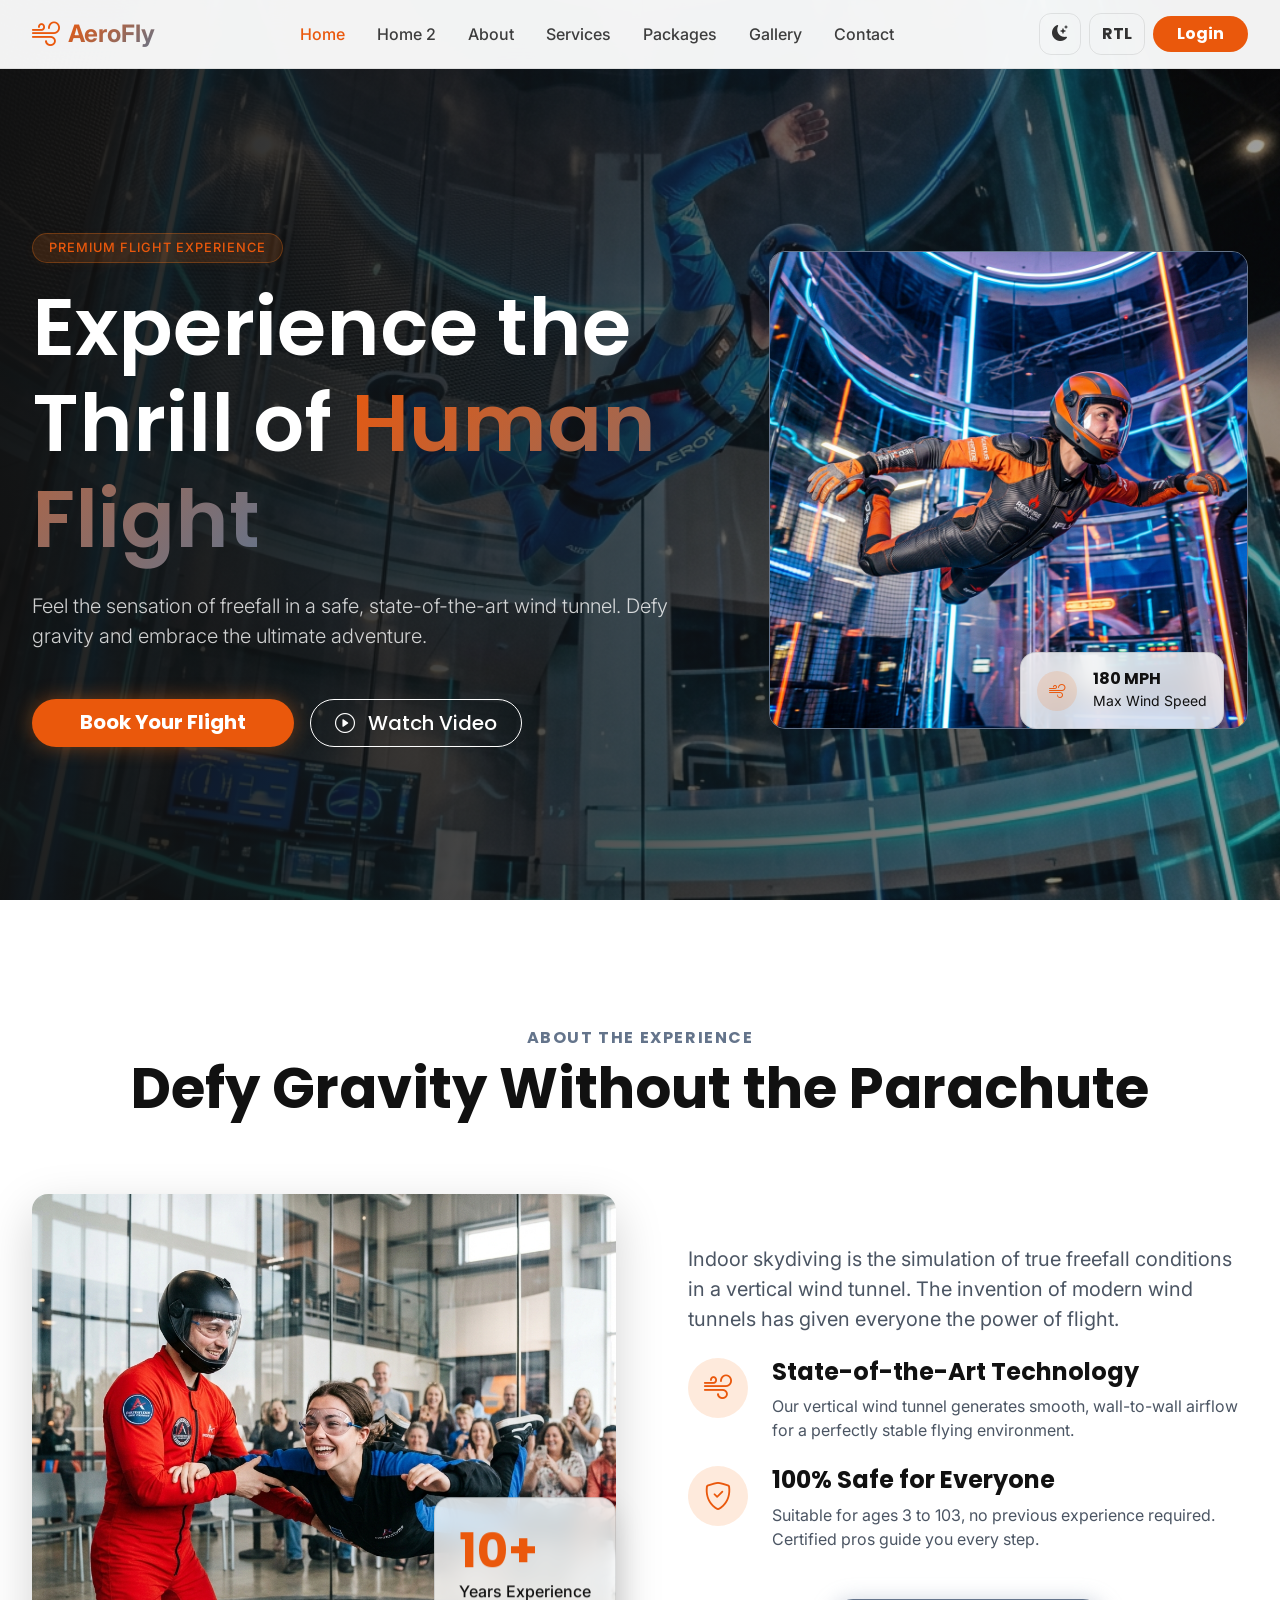
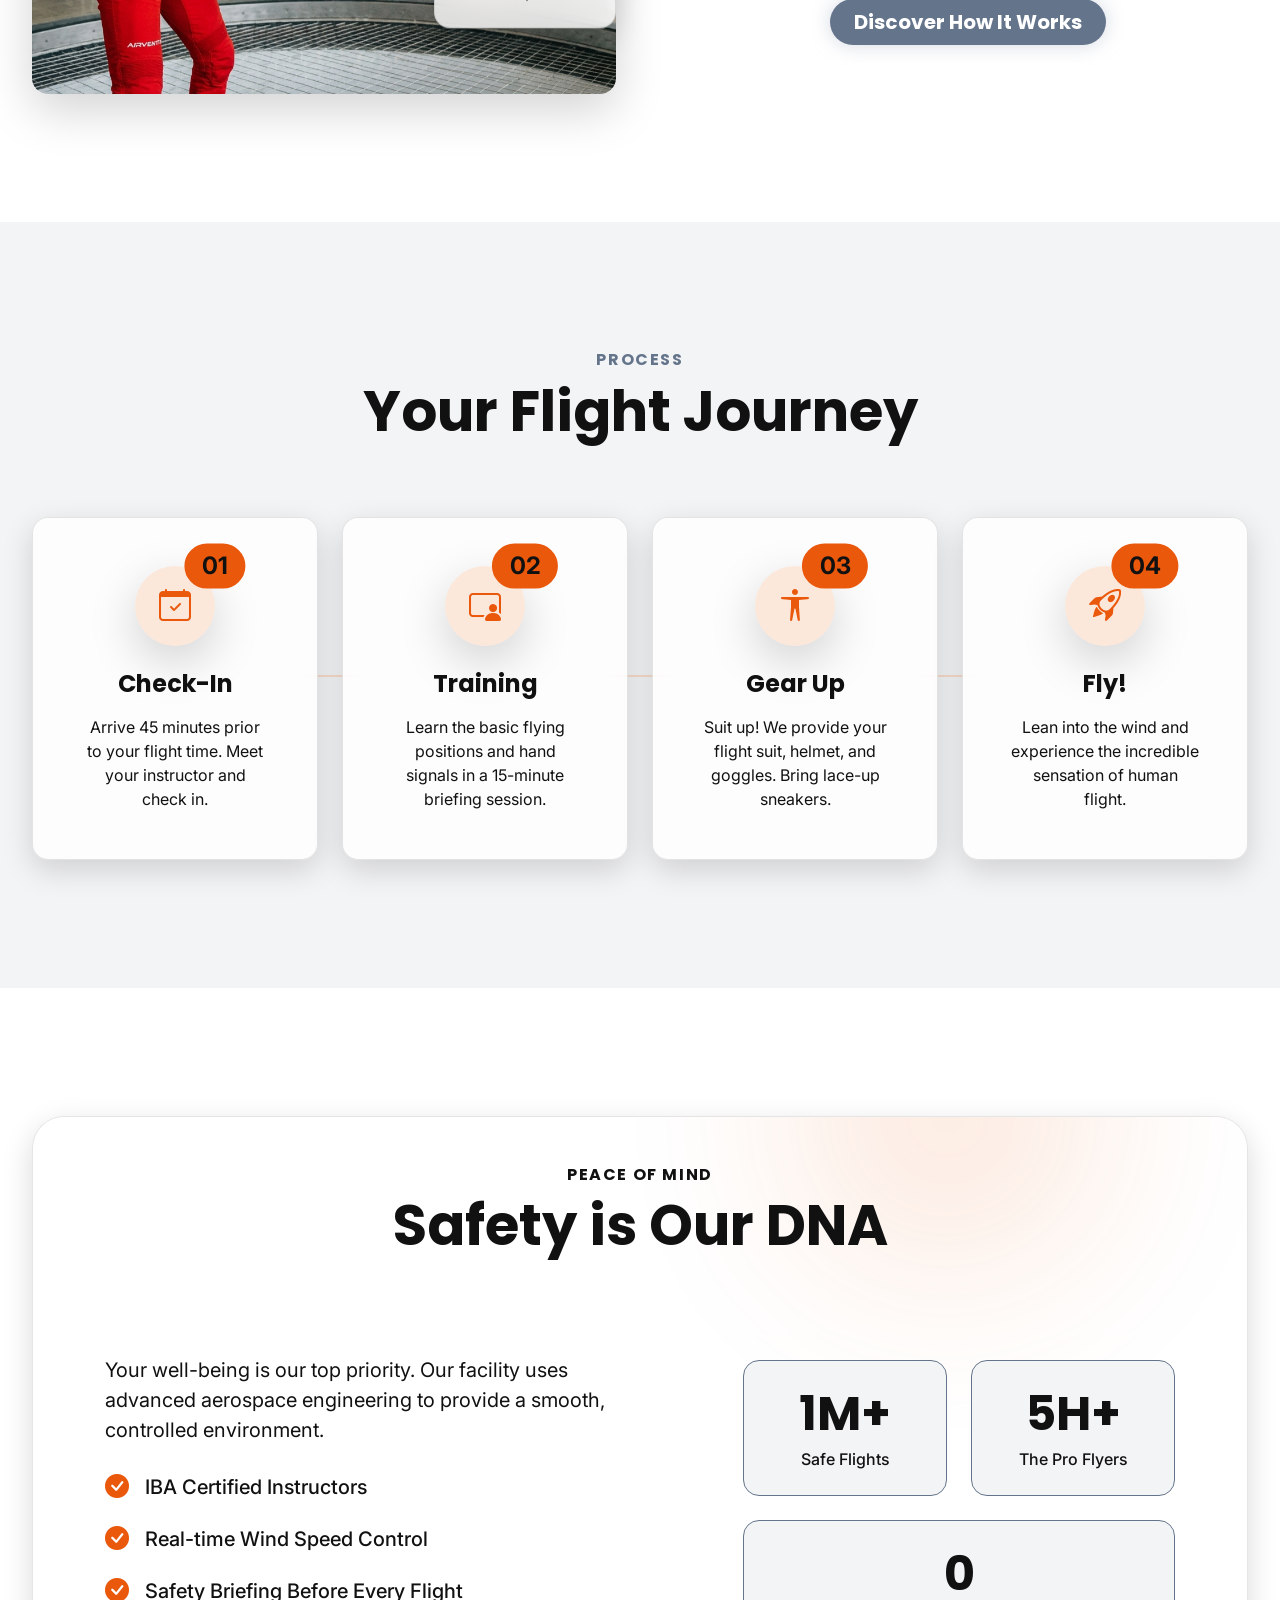
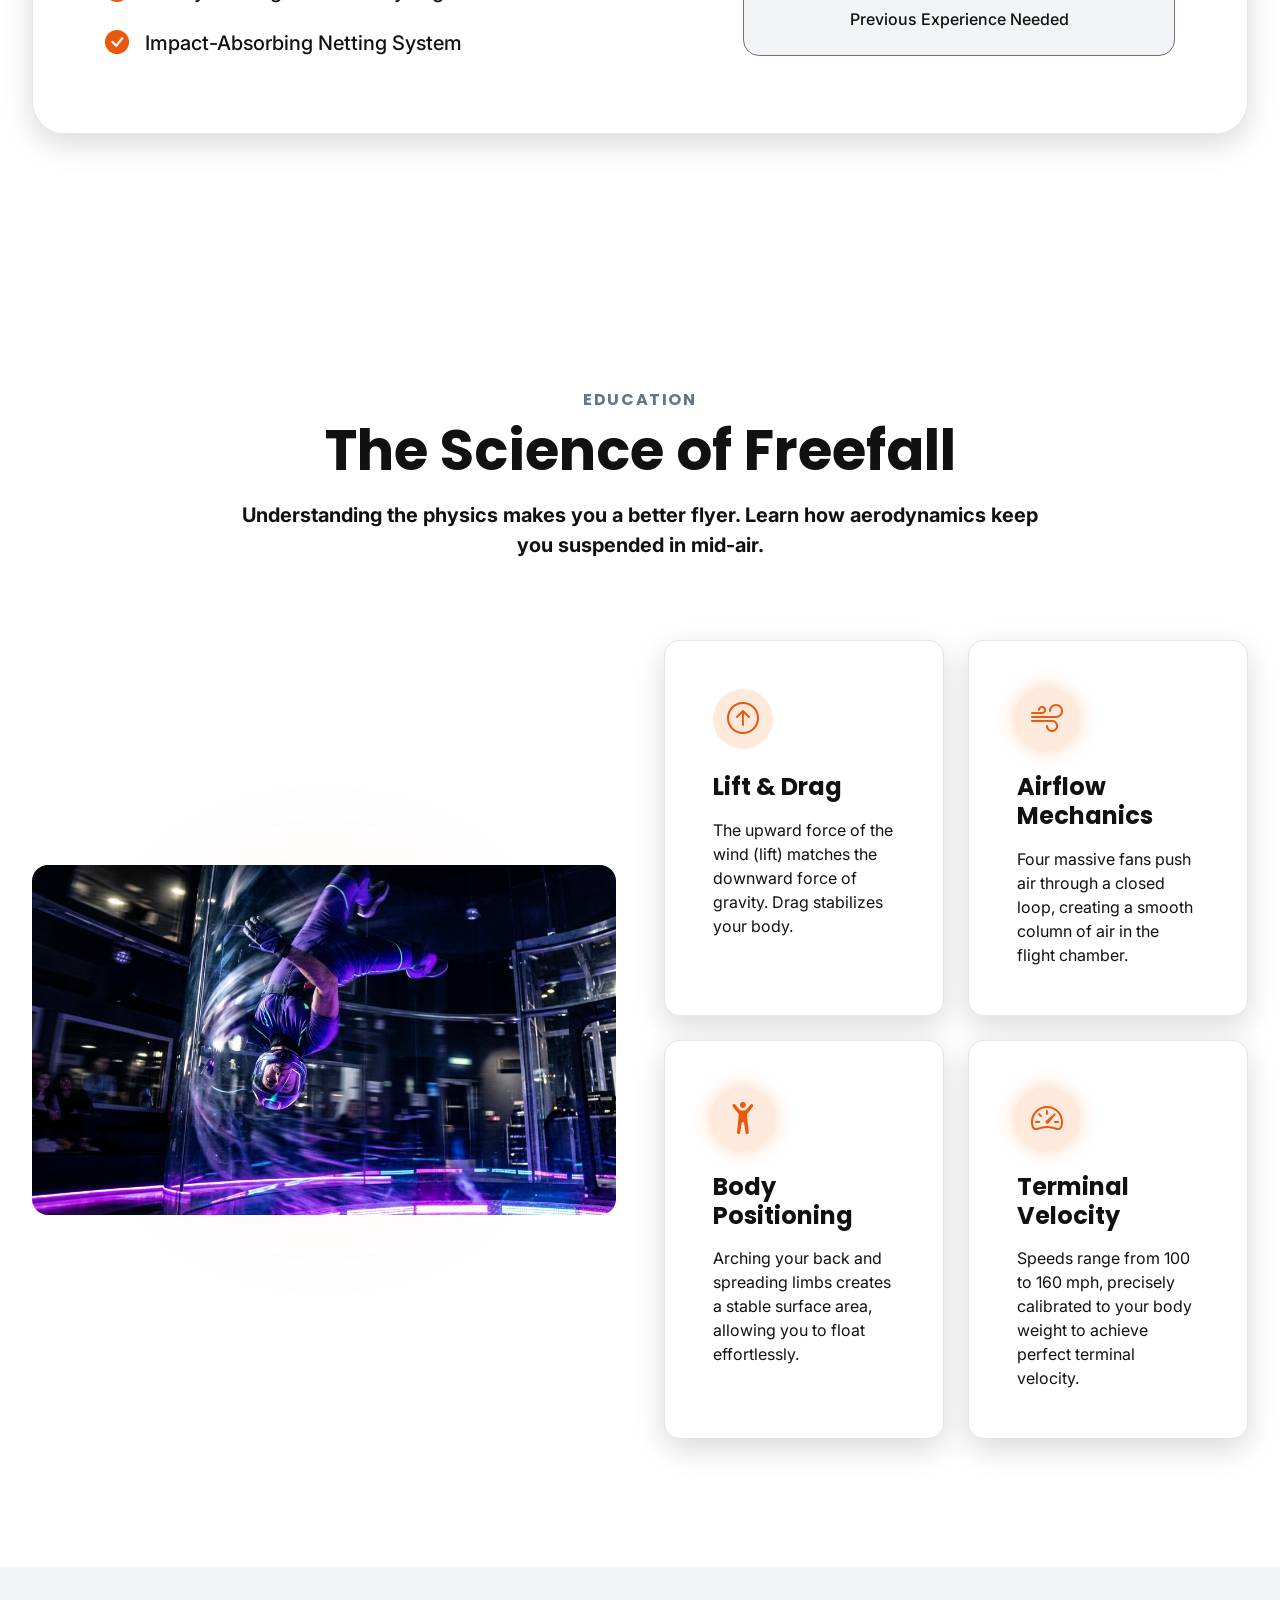
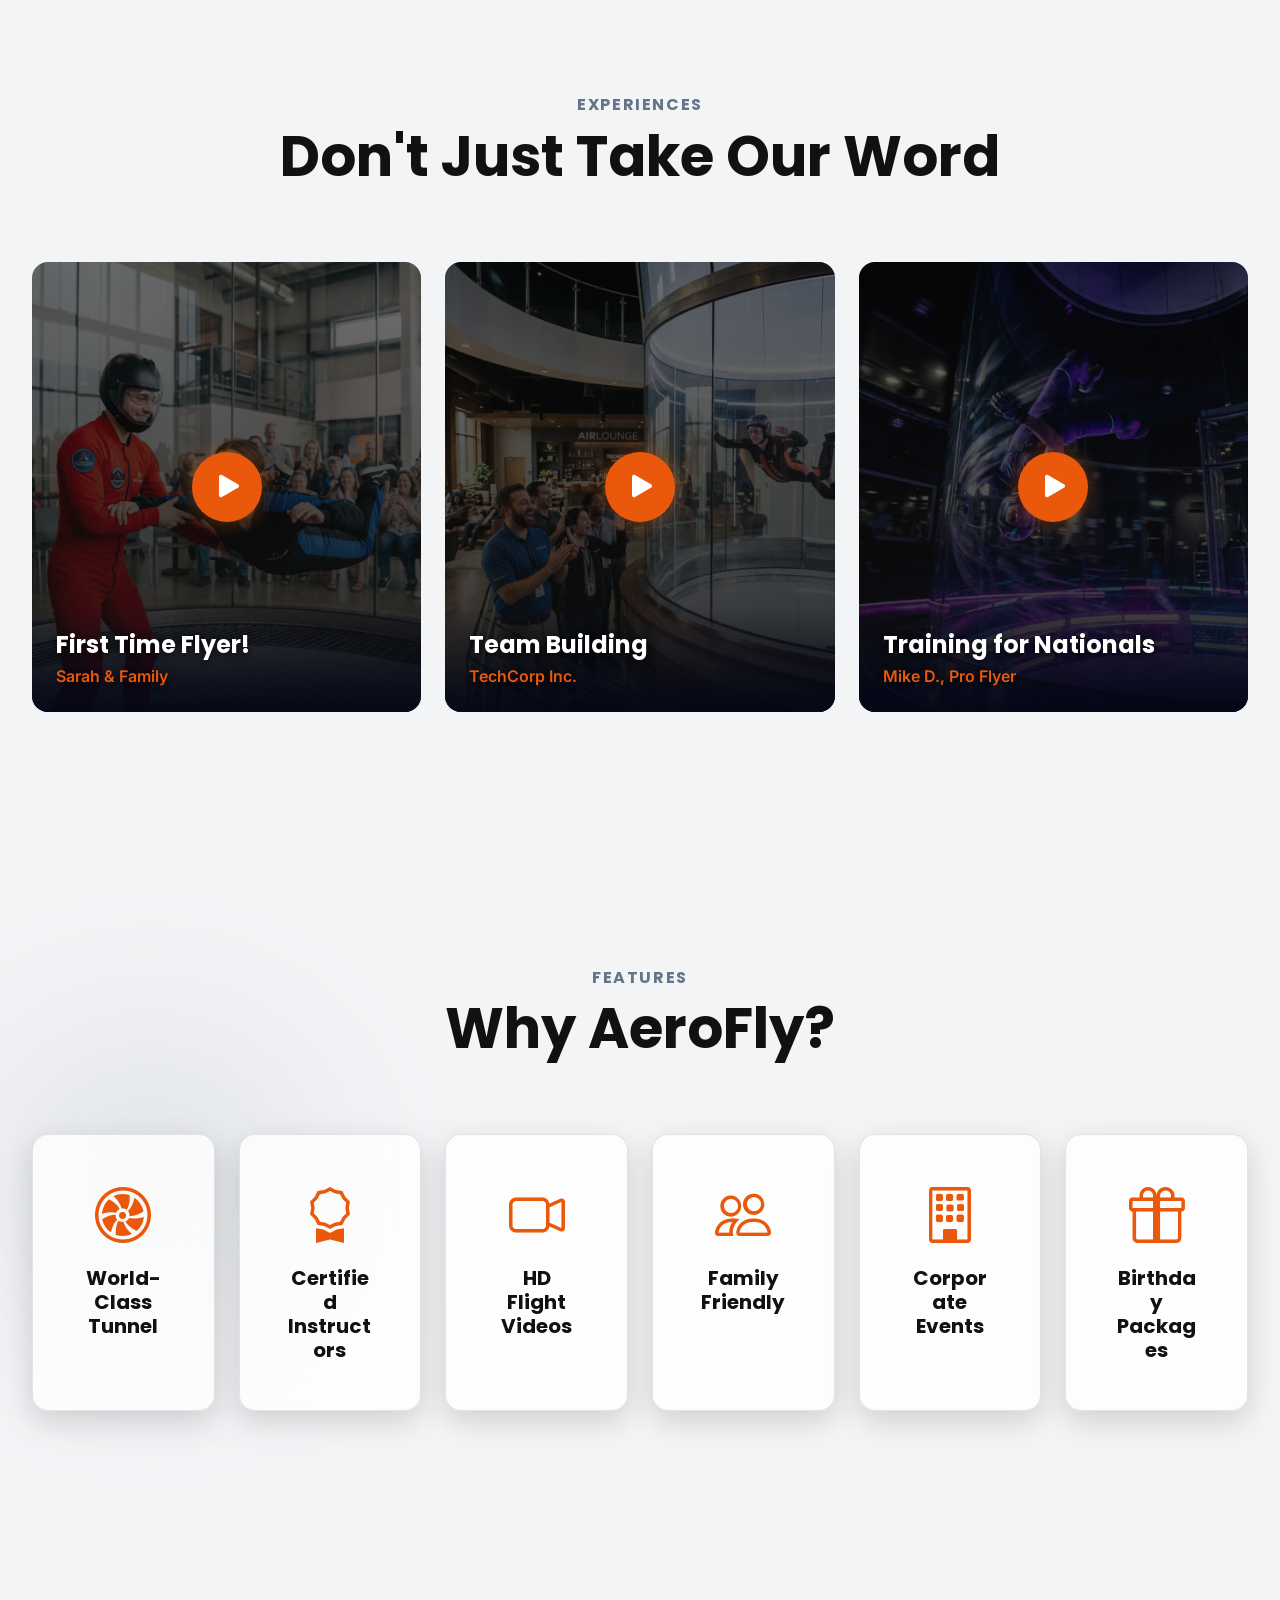
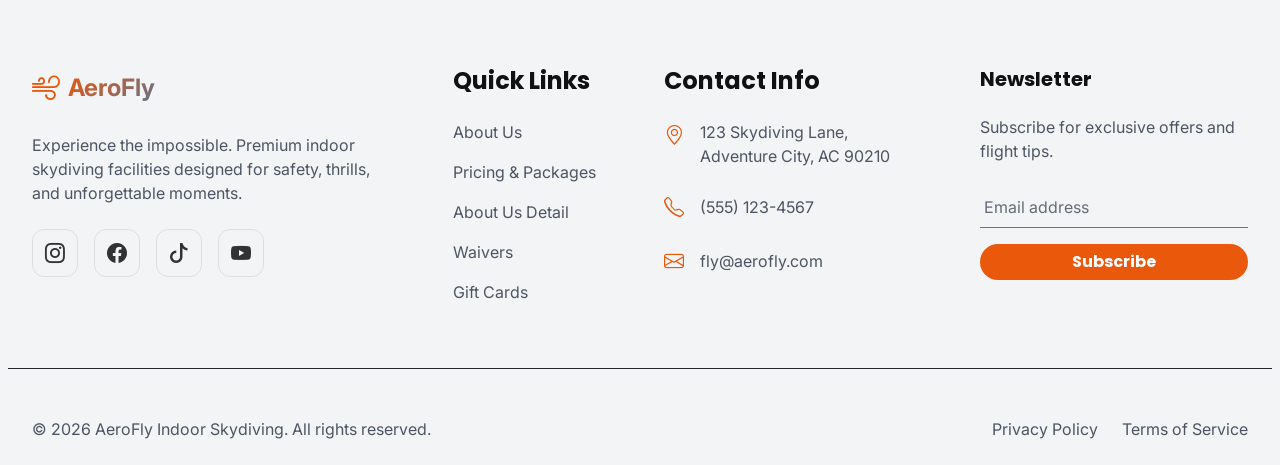
<file: index.html>
<!DOCTYPE html>
<html lang="en" data-theme="light">

<head>
    <!-- Immediate Theme & Direction Initialization to prevent Flash/Layout Shift -->
    <script>
        (function () {
            const savedTheme = sessionStorage.getItem('theme') || 'light';
            document.documentElement.setAttribute('data-theme', savedTheme);
            const savedDir = sessionStorage.getItem('dir');
            if (savedDir === 'rtl') {
                document.documentElement.setAttribute('dir', 'rtl');
            } else {
                document.documentElement.removeAttribute('dir');
            }
        })();
    </script>
    <meta charset="UTF-8">
    <meta name="viewport" content="width=device-width, initial-scale=1.0">
    <meta name="description"
        content="Experience the thrill of human flight in a safe, state-of-the-art indoor skydiving wind tunnel.">
    <title>Indoor Skydiving & Wind Tunnel Experience</title>

    <!-- Google Fonts -->
    <link rel="preconnect" href="https://fonts.googleapis.com">
    <link rel="preconnect" href="https://fonts.gstatic.com" crossorigin>
    <link
        href="https://fonts.googleapis.com/css2?family=Inter:wght@400;500;600&family=Poppins:wght@500;600;700;800&display=swap"
        rel="stylesheet">

    <!-- Bootstrap 5 CSS -->
    <link href="https://cdn.jsdelivr.net/npm/bootstrap@5.3.2/dist/css/bootstrap.min.css" rel="stylesheet">

    <!-- Bootstrap Icons -->
    <link rel="stylesheet" href="https://cdn.jsdelivr.net/npm/bootstrap-icons@1.11.1/font/bootstrap-icons.css">

    <!-- Custom CSS -->
    <link rel="stylesheet" href="assets/css/style.css">


    <!-- Favicon -->
    <link rel="icon" type="image/svg+xml" href="assets/images/favicon.svg">
</head>

<body>

    <!-- Header / Navbar -->
    <nav class="navbar navbar-expand-xl fixed-top glass-nav">
        <div class="container">
            <a class="navbar-brand d-inline-flex align-items-center text-decoration-none" href="#">
                <i class="bi bi-wind me-2 fs-3 text-primary"></i>
                <span class="fs-4 fw-bold text-gradient">AeroFly</span>
            </a>

            <div class="nav-controls d-flex order-xl-last align-items-center">
                <button id="theme-toggle" class="btn btn-icon me-2" aria-label="Toggle Theme">
                    <i class="bi bi-sun-fill"></i>
                </button>
                <button id="rtl-toggle" class="btn btn-icon me-2 fw-bold" aria-label="Toggle RTL">
                    RTL
                </button>
                <a href="login.html" class="btn btn-primary d-none d-xl-inline-flex px-4 fw-bold">Login</a>
                <button class="navbar-toggler d-xl-none ms-2 shadow-none" type="button" data-bs-toggle="offcanvas"
                    data-bs-target="#offcanvasNavbar" aria-controls="offcanvasNavbar" aria-label="Toggle Navigation">
                    <i class="bi bi-list fs-3"></i>
                </button>
            </div>

            <div class="offcanvas offcanvas-end glass-offcanvas" tabindex="-1" id="offcanvasNavbar"
                aria-labelledby="offcanvasNavbarLabel" data-bs-backdrop="true" data-bs-scroll="false">
                <div class="offcanvas-header border-bottom border-dark">
                    <h5 class="offcanvas-title d-flex align-items-center" id="offcanvasNavbarLabel">
                        <i class="bi bi-wind me-2 fs-3 text-primary"></i>
                        <span class="fs-4 fw-bold text-gradient">AeroFly</span>
                    </h5>
                    <button type="button" class="btn-close shadow-none" data-bs-dismiss="offcanvas"
                        aria-label="Close"></button>
                </div>
                <div class="offcanvas-body">
                    <ul class="navbar-nav justify-content-center flex-grow-1 pe-3">
                        <li class="nav-item mx-2"><a class="nav-link active fw-medium" aria-current="page"
                                href="index.html">Home</a></li>
                        <li class="nav-item mx-2"><a class="nav-link fw-medium" href="home-2.html">Home 2</a></li>
                        <li class="nav-item mx-2"><a class="nav-link fw-medium" href="about.html">About</a></li>
                        <li class="nav-item mx-2"><a class="nav-link fw-medium" href="services.html">Services</a></li>
                        <li class="nav-item mx-2"><a class="nav-link fw-medium" href="pricing.html">Packages</a></li>
                        <li class="nav-item mx-2"><a class="nav-link fw-medium" href="gallery.html">Gallery</a></li>
                        <li class="nav-item mx-2"><a class="nav-link fw-medium" href="contact.html">Contact</a></li>
                        <li class="nav-item mx-2 d-xl-none mt-3">
                            <a href="login.html" class="btn btn-primary w-100">Login</a>
                        </li>
                    </ul>
                </div>
            </div>
        </div>
    </nav>

    <!-- 1. Hero Section -->
    <section id="hero" class="hero-section d-flex align-items-center">
        <div class="hero-video-wrapper">
            <div class="video-overlay"></div>
            <img src="assets/images/hero_wind_tunnel.png" alt="Indoor Skydiving" class="hero-bg-img">
        </div>
        <div class="container position-relative z-1">
            <div class="row align-items-center g-5">
                <div class="col-lg-7 reveal-left">
                    <span class="badge badge-accent mb-3 px-3 py-2 rounded-pill fw-medium tracking-wide">PREMIUM FLIGHT
                        EXPERIENCE</span>
                    <h1 class="display-1 fw-bold mb-4 text-white">Experience the Thrill of <span
                            class="text-gradient">Human Flight</span></h1>
                    <p class="lead mb-5 text-white pe-lg-5" style="opacity: 0.8;">Feel the sensation of freefall in a
                        safe, state-of-the-art wind tunnel. Defy gravity and embrace the ultimate adventure.</p>
                    <div class="d-flex flex-wrap gap-3">
                        <a href="pricing.html" class="btn btn-primary btn-lg px-5 shadow-glow fw-bold">Book Your
                            Flight</a>
                        <a href="#testimonials" class="btn btn-outline-light btn-lg px-4 fw-medium"><i
                                class="bi bi-play-circle me-2"></i> Watch Video</a>
                    </div>
                </div>
                <div class="col-lg-5 reveal-right">
                    <div class="position-relative">
                        <img src="assets/images/hero_flyer_right.png" alt="Indoor Skydiving Flyer"
                            class="img-fluid rounded-4 shadow-xl border border-secondary"
                            style="max-height: 500px; width: 100%; object-fit: cover;">
                        <!-- Floating Badge -->
                        <div
                            class="position-absolute top-auto bottom-0 top-lg-0 bottom-lg-auto mt-0 mt-lg-4 mb-4 mb-lg-0 me-4 end-0 glass-card rounded-4 p-3 shadow-lg d-flex align-items-center gap-3">
                            <div class="bg-primary-alpha text-primary rounded-circle d-flex align-items-center justify-content-center"
                                style="width: 40px; height: 40px;">
                                <i class="bi bi-wind"></i>
                            </div>
                            <div>
                                <h6 class="mb-0 fw-bold" style="color: var(--text-main);">180 MPH</h6>
                                <small class="text-muted">Max Wind Speed</small>
                            </div>
                        </div>
                    </div>
                </div>
            </div>
        </div>
    </section>

    <!-- 2. About Indoor Skydiving -->
    <section id="about" class="py-10">
        <div class="container">
            <div class="text-center mb-5 pb-3 reveal-up">
                <h6 class="text-secondary fw-bold text-uppercase mb-2 tracking-wide">About The Experience</h6>
                <h2 class="display-4 fw-bold">Defy Gravity Without the Parachute</h2>
            </div>

            <div class="row align-items-center g-5">
                <div class="col-lg-6 reveal-left">
                    <div class="image-stack position-relative">
                        <img src="assets/images/first_timer_flyer.png" alt="Skydiving in tunnel"
                            class="img-fluid rounded-4 shadow-lg img-main w-100 object-fit-cover"
                            style="height: 500px;">
                        <div
                            class="experience-badge glass-card p-4 rounded-4 position-absolute bottom-0 end-0 translate-middle-y me-n4 shadow-xl">
                            <h3 class="display-5 text-accent fw-bold mb-0">10+</h3>
                            <p class="mb-0 text-white fw-medium">Years Experience</p>
                        </div>
                    </div>
                </div>
                <div class="col-lg-6 ps-lg-5 reveal-right">
                    <p class="mb-4 text-light-muted fs-5">Indoor skydiving is the simulation of true freefall conditions
                        in a vertical wind tunnel. The invention of modern wind tunnels has given everyone the power of
                        flight.</p>

                    <ul class="list-unstyled mb-5">
                        <li class="d-flex mb-4 align-items-start">
                            <div
                                class="icon-box me-4 bg-primary-alpha text-primary rounded-circle d-flex align-items-center justify-content-center fs-3"
                                style="width: 60px; height: 60px; flex-shrink: 0;">
                                <i class="bi bi-wind"></i>
                            </div>
                            <div>
                                <h4 class="fw-bold mb-2">State-of-the-Art Technology</h4>
                                <p class="text-light-muted mb-0">Our vertical wind tunnel generates smooth, wall-to-wall
                                    airflow for a perfectly stable flying environment.</p>
                            </div>
                        </li>
                        <li class="d-flex mb-4 align-items-start">
                            <div
                                class="icon-box me-4 bg-primary-alpha text-primary rounded-circle d-flex align-items-center justify-content-center fs-3"
                                style="width: 60px; height: 60px; flex-shrink: 0;">
                                <i class="bi bi-shield-check"></i>
                            </div>
                            <div>
                                <h4 class="fw-bold mb-2">100% Safe for Everyone</h4>
                                <p class="text-light-muted mb-0">Suitable for ages 3 to 103, no previous experience
                                    required. Certified pros guide you every step.</p>
                            </div>
                        </li>
                    </ul>
                    <div class="text-center">
                        <a href="#how-it-works"
                            class="btn btn-secondary btn-lg px-4 fw-bold shadow-glow-secondary">Discover How It
                            Works</a>
                    </div>
                </div>
            </div>
        </div>
    </section>

    <!-- 3. How It Works -->
    <section id="how-it-works" class="py-10 bg-darker">
        <div class="container">
            <div class="text-center mb-5 pb-3 reveal-up">
                <h6 class="text-secondary fw-bold text-uppercase mb-2 tracking-wide">Process</h6>
                <h2 class="display-4 fw-bold">Your Flight Journey</h2>
            </div>

            <div class="row g-4 position-relative process-timeline">
                <div class="col-md-6 col-lg-3 reveal-up" style="transition-delay: 100ms;">
                    <div class="process-card text-center h-100 p-4 p-xl-5 glass-card rounded-4 border-0 hover-lift">
                        <div class="process-icon mb-4 mx-auto bg-primary-alpha text-primary rounded-circle d-flex align-items-center justify-content-center fs-2 position-relative shadow-lg"
                            style="width: 80px; height: 80px;">
                            <i class="bi bi-calendar-check"></i>
                            <span
                                class="step-num position-absolute top-0 start-100 translate-middle badge rounded-pill bg-accent text-dark border border-dark">01</span>
                        </div>
                        <h4 class="fw-bold mb-3">Check-In</h4>
                        <p class="text-light-muted mb-0">Arrive 45 minutes prior to your flight time. Meet your
                            instructor and check in.</p>
                    </div>
                </div>
                <div class="col-md-6 col-lg-3 reveal-up" style="transition-delay: 200ms;">
                    <div class="process-card text-center h-100 p-4 p-xl-5 glass-card rounded-4 border-0 hover-lift">
                        <div class="process-icon mb-4 mx-auto bg-primary-alpha text-primary rounded-circle d-flex align-items-center justify-content-center fs-2 position-relative shadow-lg"
                            style="width: 80px; height: 80px;">
                            <i class="bi bi-person-video3"></i>
                            <span
                                class="step-num position-absolute top-0 start-100 translate-middle badge rounded-pill bg-accent text-dark border border-dark">02</span>
                        </div>
                        <h4 class="fw-bold mb-3">Training</h4>
                        <p class="text-light-muted mb-0">Learn the basic flying positions and hand signals in a
                            15-minute briefing session.</p>
                    </div>
                </div>
                <div class="col-md-6 col-lg-3 reveal-up" style="transition-delay: 300ms;">
                    <div class="process-card text-center h-100 p-4 p-xl-5 glass-card rounded-4 border-0 hover-lift">
                        <div class="process-icon mb-4 mx-auto bg-primary-alpha text-primary rounded-circle d-flex align-items-center justify-content-center fs-2 position-relative shadow-lg"
                            style="width: 80px; height: 80px;">
                            <i class="bi bi-universal-access"></i>
                            <span
                                class="step-num position-absolute top-0 start-100 translate-middle badge rounded-pill bg-accent text-dark border border-dark">03</span>
                        </div>
                        <h4 class="fw-bold mb-3">Gear Up</h4>
                        <p class="text-light-muted mb-0">Suit up! We provide your flight suit, helmet, and goggles.
                            Bring lace-up sneakers.</p>
                    </div>
                </div>
                <div class="col-md-6 col-lg-3 reveal-up" style="transition-delay: 400ms;">
                    <div class="process-card text-center h-100 p-4 p-xl-5 glass-card rounded-4 border-0 hover-lift">
                        <div class="process-icon mb-4 mx-auto bg-primary-alpha text-primary rounded-circle d-flex align-items-center justify-content-center fs-2 position-relative shadow-lg"
                            style="width: 80px; height: 80px;">
                            <i class="bi bi-rocket-takeoff"></i>
                            <span
                                class="step-num position-absolute top-0 start-100 translate-middle badge rounded-pill bg-accent text-dark border border-dark">04</span>
                        </div>
                        <h4 class="fw-bold mb-3">Fly!</h4>
                        <p class="text-light-muted mb-0">Lean into the wind and experience the incredible sensation of
                            human flight.</p>
                    </div>
                </div>
            </div>
        </div>
    </section>

    <!-- 4. Safety First Section -->
    <section id="safety" class="py-10">
        <div class="container">
            <div
                class="glass-card p-3 p-md-5 rounded-5 overflow-hidden position-relative border-accent-glow reveal-up p-xl-5">
                <!-- Section Heading centered above columns -->
                <div class="text-center mb-5 pb-3 z-1 position-relative">
                    <h6 class="text-secondary fw-bold text-uppercase mb-2 tracking-wide">Peace of mind</h6>
                    <h2 class="display-4 fw-bold text-white">Safety is Our DNA</h2>
                </div>

                <div class="row align-items-center z-1 position-relative p-lg-4 pt-0">
                    <div class="col-lg-6 mb-5 mb-lg-0">
                        <p class="text-light-muted mb-4 fs-5">Your well-being is our top priority. Our facility uses
                            advanced aerospace engineering to provide a smooth, controlled environment.</p>
                        <ul class="list-unstyled mb-0 d-flex flex-column gap-3">
                            <li class="d-flex align-items-center"><i
                                    class="bi bi-check-circle-fill text-accent fs-4 me-3"></i> <span
                                    class="fw-medium fs-5 text-white">IBA Certified Instructors</span></li>
                            <li class="d-flex align-items-center"><i
                                    class="bi bi-check-circle-fill text-accent fs-4 me-3"></i> <span
                                    class="fw-medium fs-5 text-white">Real-time Wind Speed Control</span></li>
                            <li class="d-flex align-items-center"><i
                                    class="bi bi-check-circle-fill text-accent fs-4 me-3"></i> <span
                                    class="fw-medium fs-5 text-white">Safety Briefing Before Every Flight</span></li>
                            <li class="d-flex align-items-center"><i
                                    class="bi bi-check-circle-fill text-accent fs-4 me-3"></i> <span
                                    class="fw-medium fs-5 text-white">Impact-Absorbing Netting System</span></li>
                        </ul>
                    </div>
                    <div class="col-lg-5 offset-lg-1">
                        <div class="row g-4">
                            <div class="col-12 col-sm-6">
                                <div
                                    class="stat-card text-center p-3 p-md-4 rounded-4 bg-dark border border-secondary hover-lift">
                                    <h3 class="display-5 fw-bold text-white mb-1">1M+</h3>
                                    <span class="text-secondary fw-medium">Safe Flights</span>
                                </div>
                            </div>
                            <div class="col-12 col-sm-6">
                                <div
                                    class="stat-card text-center p-3 p-md-4 rounded-4 bg-dark border border-secondary hover-lift">
                                    <h3 class="display-5 fw-bold text-white mb-1">5H+</h3>
                                    <span class="text-secondary fw-medium">The Pro Flyers</span>
                                </div>
                            </div>
                            <div class="col-12">
                                <div
                                    class="stat-card text-center p-3 p-md-4 rounded-4 bg-dark border border-secondary hover-lift">
                                    <h3 class="display-5 fw-bold text-white mb-1">0</h3>
                                    <span class="text-secondary fw-medium">Previous Experience Needed</span>
                                </div>
                            </div>
                        </div>
                    </div>
                </div>
                <div class="glow-orb position-absolute top-0 end-0 translate-middle"></div>
            </div>
        </div>
    </section>


    <!-- 6. Physics of Flight -->
    <section id="physics" class="py-10 position-relative">
        <div class="container">
            <div class="text-center mb-5 pb-3 reveal-up">
                <h6 class="text-secondary fw-bold text-uppercase mb-2 tracking-wide">Education</h6>
                <h2 class="display-4 fw-bold mb-3">The Science of Freefall</h2>
                <p class="fw-bold fs-5 text-center mx-auto max-w-800">Understanding the physics makes you a better flyer.
                    Learn how aerodynamics keep you suspended in mid-air.</p>
            </div>

            <div class="row align-items-center g-5">
                <div class="col-12 col-lg-6 reveal-left">
                    <div class="position-relative text-center mx-auto mb-5 mb-lg-0" style="max-width: 600px;">
                        <img src="assets/images/pro_flyer.png" alt="Aerodynamics"
                            class="img-fluid rounded-4 shadow-xl w-100 object-fit-cover" style="height: 350px;">
                        <div class="glow-orb position-absolute top-50 start-50 translate-middle"
                            style="width: 200px; height: 200px; z-index: -1;"></div>
                    </div>
                </div>
                <div class="col-12 col-lg-6 reveal-right">
                    <div class="row g-4">
                        <div class="col-md-6">
                            <div class="physics-card p-4 p-xl-5 rounded-4 glass-card border-0 hover-lift h-100">
                                <div class="icon-circle bg-primary-alpha text-primary mb-4 rounded-circle d-inline-flex align-items-center justify-content-center fs-2"
                                    style="width: 60px; height: 60px;">
                                    <i class="bi bi-arrow-up-circle"></i>
                                </div>
                                <h4 class="fw-bold text-white mb-3">Lift & Drag</h4>
                                <p class="text-light-muted mb-0">The upward force of the wind (lift) matches the
                                    downward force of gravity. Drag stabilizes your body.</p>
                            </div>
                        </div>
                        <div class="col-md-6">
                            <div class="physics-card p-4 p-xl-5 rounded-4 glass-card border-0 hover-lift h-100">
                                <div class="icon-circle bg-primary-alpha text-primary mb-4 rounded-circle d-inline-flex align-items-center justify-content-center fs-2 shadow-glow"
                                    style="width: 60px; height: 60px;">
                                    <i class="bi bi-wind"></i>
                                </div>
                                <h4 class="fw-bold text-white mb-3">Airflow Mechanics</h4>
                                <p class="text-light-muted mb-0">Four massive fans push air through a closed loop,
                                    creating a smooth column of air in the flight chamber.</p>
                            </div>
                        </div>
                        <div class="col-md-6">
                            <div class="physics-card p-4 p-xl-5 rounded-4 glass-card border-0 hover-lift h-100">
                                <div class="icon-circle bg-primary-alpha text-primary mb-4 rounded-circle d-inline-flex align-items-center justify-content-center fs-2 shadow-glow"
                                    style="width: 60px; height: 60px;">
                                    <i class="bi bi-person-arms-up"></i>
                                </div>
                                <h4 class="fw-bold text-white mb-3">Body Positioning</h4>
                                <p class="text-light-muted mb-0">Arching your back and spreading limbs creates a stable
                                    surface area, allowing you to float effortlessly.</p>
                            </div>
                        </div>
                        <div class="col-md-6">
                            <div class="physics-card p-4 p-xl-5 rounded-4 glass-card border-0 hover-lift h-100">
                                <div class="icon-circle bg-primary-alpha text-primary mb-4 rounded-circle d-inline-flex align-items-center justify-content-center fs-2 shadow-glow"
                                    style="width: 60px; height: 60px;">
                                    <i class="bi bi-speedometer2"></i>
                                </div>
                                <h4 class="fw-bold text-white mb-3">Terminal Velocity</h4>
                                <p class="text-light-muted mb-0">Speeds range from 100 to 160 mph, precisely calibrated
                                    to your body weight to achieve perfect terminal velocity.</p>
                            </div>
                        </div>
                    </div>
                </div>
            </div>
        </div>
    </section>

    <!-- 7. Video Testimonials -->
    <section id="testimonials" class="py-10 bg-darker">
        <div class="container">
            <div class="text-center mb-5 pb-3 reveal-up">
                <h6 class="text-secondary fw-bold text-uppercase mb-2 tracking-wide">Experiences</h6>
                <h2 class="display-4 fw-bold">Don't Just Take Our Word</h2>
            </div>

            <div class="row g-4 justify-content-center">
                <div class="col-md-6 col-lg-4 reveal-up" style="transition-delay: 100ms;">
                    <div class="video-card rounded-4 overflow-hidden position-relative hover-lift cursor-pointer">
                        <img src="assets/images/first_timer_flyer.png" alt="Customer Video"
                            class="img-fluid w-100 object-fit-cover" style="height: 450px; filter: brightness(0.6);">
                        <div class="video-overlay position-absolute top-50 start-50 translate-middle">
                            <div class="play-btn bg-primary text-white rounded-circle d-flex align-items-center justify-content-center shadow-glow"
                                style="width: 70px; height: 70px; transition: all 0.3s ease;">
                                <i class="bi bi-play-fill fs-1 ms-1"></i>
                            </div>
                        </div>
                        <div class="video-info position-absolute bottom-0 start-0 w-100 p-4"
                            style="background: linear-gradient(to top, rgba(2,6,23,0.9) 0%, rgba(2,6,23,0) 100%);">
                            <h4 class="text-white fw-bold mb-1">First Time Flyer!</h4>
                            <p class="text-accent mb-0 fw-medium">Sarah & Family</p>
                        </div>
                    </div>
                </div>
                <div class="col-md-6 col-lg-4 reveal-up" style="transition-delay: 200ms;">
                    <div class="video-card rounded-4 overflow-hidden position-relative hover-lift cursor-pointer">
                        <img src="assets/images/team_building.png" alt="Corporate Event"
                            class="img-fluid w-100 object-fit-cover" style="height: 450px; filter: brightness(0.6);">
                        <div class="video-overlay position-absolute top-50 start-50 translate-middle">
                            <div class="play-btn bg-primary text-white rounded-circle d-flex align-items-center justify-content-center shadow-glow"
                                style="width: 70px; height: 70px; transition: all 0.3s ease;">
                                <i class="bi bi-play-fill fs-1 ms-1"></i>
                            </div>
                        </div>
                        <div class="video-info position-absolute bottom-0 start-0 w-100 p-4"
                            style="background: linear-gradient(to top, rgba(2,6,23,0.9) 0%, rgba(2,6,23,0) 100%);">
                            <h4 class="text-white fw-bold mb-1">Team Building</h4>
                            <p class="text-accent mb-0 fw-medium">TechCorp Inc.</p>
                        </div>
                    </div>
                </div>
                <div class="col-md-6 col-lg-4 reveal-up" style="transition-delay: 300ms;">
                    <div class="video-card rounded-4 overflow-hidden position-relative hover-lift cursor-pointer">
                        <img src="assets/images/pro_flyer.png" alt="Pro Flyer" class="img-fluid w-100 object-fit-cover"
                            style="height: 450px; filter: brightness(0.6);">
                        <div class="video-overlay position-absolute top-50 start-50 translate-middle">
                            <div class="play-btn bg-primary text-white rounded-circle d-flex align-items-center justify-content-center shadow-glow"
                                style="width: 70px; height: 70px; transition: all 0.3s ease;">
                                <i class="bi bi-play-fill fs-1 ms-1"></i>
                            </div>
                        </div>
                        <div class="video-info position-absolute bottom-0 start-0 w-100 p-4"
                            style="background: linear-gradient(to top, rgba(2,6,23,0.9) 0%, rgba(2,6,23,0) 100%);">
                            <h4 class="text-white fw-bold mb-1">Training for Nationals</h4>
                            <p class="text-accent mb-0 fw-medium">Mike D., Pro Flyer</p>
                        </div>
                    </div>
                </div>
            </div>
        </div>
    </section>

    <!-- 8. Photo Gallery -->
    <!-- <section id="gallery" class="py-10">
        <div class="container-fluid px-xl-5">
            <div class="row g-4 masonry-grid">
                <div class="col-md-6 col-lg-4 col-xl-3 reveal-up">
                    <div class="gallery-item position-relative overflow-hidden rounded-4 mb-4">
                        <img src="https://images.unsplash.com/photo-1520114093959-1e35dcd5a89e?ixlib=rb-4.0.3&auto=format&fit=crop&w=600&q=80" class="img-fluid w-100 object-fit-cover" alt="Gallery Image" style="height: 400px; transition: transform 0.5s ease;">
                        <div class="gallery-overlay position-absolute top-0 start-0 w-100 h-100 bg-primary-alpha opacity-0 d-flex align-items-center justify-content-center transition-all">
                            <i class="bi bi-zoom-in fs-1 text-white"></i>
                        </div>
                    </div>
                    <div class="gallery-item position-relative overflow-hidden rounded-4">
                        <img src="https://images.unsplash.com/photo-1526401485004-46910ecc8e51?ixlib=rb-4.0.3&auto=format&fit=crop&w=600&q=80" class="img-fluid w-100 object-fit-cover" alt="Gallery Image" style="height: 300px; transition: transform 0.5s ease;">
                        <div class="gallery-overlay position-absolute top-0 start-0 w-100 h-100 bg-primary-alpha opacity-0 d-flex align-items-center justify-content-center transition-all">
                            <i class="bi bi-zoom-in fs-1 text-white"></i>
                        </div>
                    </div>
                </div>
                <div class="col-md-6 col-lg-4 col-xl-3 reveal-up" style="transition-delay: 100ms;">
                    <div class="gallery-item position-relative overflow-hidden rounded-4 h-100">
                        <img src="https://images.unsplash.com/photo-1544605481-81d77a0c1fce?ixlib=rb-4.0.3&auto=format&fit=crop&w=600&h=800&q=80" class="img-fluid w-100 h-100 object-fit-cover" alt="Gallery Image" style="transition: transform 0.5s ease;">
                        <div class="gallery-overlay position-absolute top-0 start-0 w-100 h-100 bg-primary-alpha opacity-0 d-flex align-items-center justify-content-center transition-all">
                            <i class="bi bi-zoom-in fs-1 text-white"></i>
                        </div>
                    </div>
                </div>
                <div class="col-md-6 col-lg-4 col-xl-3 reveal-up" style="transition-delay: 200ms;">
                    <div class="gallery-item position-relative overflow-hidden rounded-4 mb-4">
                        <img src="https://images.unsplash.com/photo-1517436073-3b1b1b1b1b1b?ixlib=rb-4.0.3&auto=format&fit=crop&w=600&h=400&q=80" class="img-fluid w-100 object-fit-cover" alt="Gallery Image" style="height: 300px; transition: transform 0.5s ease;">
                        <div class="gallery-overlay position-absolute top-0 start-0 w-100 h-100 bg-primary-alpha opacity-0 d-flex align-items-center justify-content-center transition-all">
                            <i class="bi bi-zoom-in fs-1 text-white"></i>
                        </div>
                    </div>
                    <div class="gallery-item position-relative overflow-hidden rounded-4">
                        <img src="https://images.unsplash.com/photo-1605333100808-11d21051fa47?ixlib=rb-4.0.3&auto=format&fit=crop&w=600&h=400&q=80" class="img-fluid w-100 object-fit-cover" alt="Gallery Image" style="height: 400px; transition: transform 0.5s ease;">
                        <div class="gallery-overlay position-absolute top-0 start-0 w-100 h-100 bg-primary-alpha opacity-0 d-flex align-items-center justify-content-center transition-all">
                            <i class="bi bi-zoom-in fs-1 text-white"></i>
                        </div>
                    </div>
                </div>
                <div class="col-md-6 col-lg-4 col-xl-3 d-lg-none d-xl-block reveal-up" style="transition-delay: 300ms;">
                    <div class="gallery-item position-relative overflow-hidden rounded-4 h-100">
                        <img src="https://images.unsplash.com/photo-1520114093959-1e35dcd5a89e?ixlib=rb-4.0.3&auto=format&fit=crop&w=600&h=800&q=80" class="img-fluid w-100 h-100 object-fit-cover" alt="Gallery Image" style="filter: hue-rotate(180deg); transition: transform 0.5s ease;">
                        <div class="gallery-overlay position-absolute top-0 start-0 w-100 h-100 bg-primary-alpha opacity-0 d-flex align-items-center justify-content-center transition-all">
                            <i class="bi bi-zoom-in fs-1 text-white"></i>
                        </div>
                    </div>
                </div>
            </div>
            <div class="text-center mt-5">
                <a href="#" class="btn btn-outline-light btn-lg px-5">View Full Gallery</a>
            </div>
        </div>
    </section> -->

    <!-- 9. Why Choose Us -->
    <section class="py-10 bg-darker position-relative">
        <div class="container z-1 position-relative">
            <div class="text-center mb-5 pb-3 reveal-up">
                <h6 class="text-secondary fw-bold text-uppercase mb-2 tracking-wide">Features</h6>
                <h2 class="display-4 fw-bold">Why AeroFly?</h2>
            </div>
            <div class="row g-4">
                <div class="col-12 col-sm-6 col-md-4 col-lg-2 reveal-up" style="transition-delay: 100ms;">
                    <div
                        class="feature-icon-card text-center p-4 p-xl-5 h-100 glass-card rounded-4 border-0 hover-lift">
                        <i class="bi bi-fan display-4 text-primary mb-3 d-block"></i>
                        <h5 class="fw-bold text-white mb-0 mt-3">World-Class<br>Tunnel</h5>
                    </div>
                </div>
                <div class="col-12 col-sm-6 col-md-4 col-lg-2 reveal-up" style="transition-delay: 200ms;">
                    <div
                        class="feature-icon-card text-center p-4 p-xl-5 h-100 glass-card rounded-4 border-0 hover-lift">
                        <i class="bi bi-award display-4 text-primary mb-3 d-block"></i>
                        <h5 class="fw-bold text-white mb-0 mt-3">Certified<br>Instructors</h5>
                    </div>
                </div>
                <div class="col-12 col-sm-6 col-md-4 col-lg-2 reveal-up" style="transition-delay: 300ms;">
                    <div
                        class="feature-icon-card text-center p-4 p-xl-5 h-100 glass-card rounded-4 border-0 hover-lift">
                        <i class="bi bi-camera-video display-4 text-primary mb-3 d-block"></i>
                        <h5 class="fw-bold text-white mb-0 mt-3">HD Flight<br>Videos</h5>
                    </div>
                </div>
                <div class="col-12 col-sm-6 col-md-4 col-lg-2 reveal-up" style="transition-delay: 400ms;">
                    <div
                        class="feature-icon-card text-center p-4 p-xl-5 h-100 glass-card rounded-4 border-0 hover-lift">
                        <i class="bi bi-people display-4 text-primary mb-3 d-block"></i>
                        <h5 class="fw-bold text-white mb-0 mt-3">Family<br>Friendly</h5>
                    </div>
                </div>
                <div class="col-12 col-sm-6 col-md-4 col-lg-2 reveal-up" style="transition-delay: 500ms;">
                    <div
                        class="feature-icon-card text-center p-4 p-xl-5 h-100 glass-card rounded-4 border-0 hover-lift">
                        <i class="bi bi-building display-4 text-primary mb-3 d-block"></i>
                        <h5 class="fw-bold text-white mb-0 mt-3">Corporate<br>Events</h5>
                    </div>
                </div>
                <div class="col-12 col-sm-6 col-md-4 col-lg-2 reveal-up" style="transition-delay: 600ms;">
                    <div
                        class="feature-icon-card text-center p-4 p-xl-5 h-100 glass-card rounded-4 border-0 hover-lift">
                        <i class="bi bi-gift display-4 text-primary mb-3 d-block"></i>
                        <h5 class="fw-bold text-white mb-0 mt-3">Birthday<br>Packages</h5>
                    </div>
                </div>
            </div>
        </div>
        <div class="glow-orb position-absolute top-50 start-0 translate-middle-y" style="background: var(--secondary);">
        </div>
    </section>



    <!-- 11. Call To Action -->
    <!-- <section class="py-10 position-relative cta-section overflow-hidden">
        <div class="cta-bg-image position-absolute w-100 h-100 top-0 start-0 z-0" style="background: url('https://images.unsplash.com/photo-1605333100808-11d21051fa47?ixlib=rb-4.0.3&auto=format&fit=crop&w=2070&q=80') center/cover no-repeat; filter: brightness(0.3);"></div>
        <div class="container position-relative z-1 text-center reveal-up">
            <div class="glass-card p-5 p-md-5 py-xl-10 rounded-5 border-accent-glow max-w-800 mx-auto">
                <h2 class="display-3 fw-bold mb-4 text-white">Ready to Fly?</h2>
                <p class="lead text-light-muted mb-5 fs-4 px-md-5">Join thousands of others who have experienced the ultimate thrill. Book your flight today and make memories that will last a lifetime.</p>
                <div class="d-flex flex-wrap justify-content-center gap-4">
                    <a href="pricing.html" class="btn btn-primary btn-lg px-5 py-3 fs-5 shadow-glow fw-bold">Book Now</a>
                    <a href="contact.html" class="btn btn-outline-light btn-lg px-5 py-3 fs-5 fw-bold">Contact Us</a>
                </div>
            </div>
        </div>
    </section> -->

    <!-- 12. Footer -->
    <footer class="bg-darker pt-10 pb-4 position-relative">
        <div class="container">
            <div class="row g-5 mb-5 pb-5 border-bottom border-dark">
                <div class="col-md-6 col-xl-4 pe-xl-5">
                    <a class="navbar-brand d-inline-flex align-items-center text-decoration-none mb-4"
                        href="index.html">
                        <i class="bi bi-wind me-2 fs-3 text-primary"></i>
                        <span class="fs-4 fw-bold text-gradient">AeroFly</span>
                    </a>
                    <p class="text-light-muted mb-4 fs-6">Experience the impossible. Premium indoor skydiving facilities
                        designed for safety, thrills, and unforgettable moments.</p>
                    <div class="social-links d-flex gap-3">
                        <a href="#"
                            class="btn btn-icon btn-outline-secondary rounded-circle text-white border-secondary hover-bg-primary"><i
                                class="bi bi-instagram fs-5"></i></a>
                        <a href="#"
                            class="btn btn-icon btn-outline-secondary rounded-circle text-white border-secondary hover-bg-primary"><i
                                class="bi bi-facebook fs-5"></i></a>
                        <a href="#"
                            class="btn btn-icon btn-outline-secondary rounded-circle text-white border-secondary hover-bg-primary"><i
                                class="bi bi-tiktok fs-5"></i></a>
                        <a href="#"
                            class="btn btn-icon btn-outline-secondary rounded-circle text-white border-secondary hover-bg-primary"><i
                                class="bi bi-youtube fs-5"></i></a>
                    </div>
                </div>
                <div class="col-md-6 col-xl-2 mt-5 mt-md-0 mt-xl-5">
                    <h5 class="text-white fw-bold mb-4 fs-4">Quick Links</h5>
                    <ul class="list-unstyled footer-links">
                        <li class="mb-3"><a href="index.html#about"
                                class="text-light-muted text-decoration-none hover-text-primary transition-all">About
                                Us</a></li>
                        <li class="mb-3"><a href="pricing.html"
                                class="text-light-muted text-decoration-none hover-text-primary transition-all">Pricing
                                & Packages</a></li>
                        <li class="mb-3"><a href="about.html"
                                class="text-light-muted text-decoration-none hover-text-primary transition-all">About Us
                                Detail</a></li>
                        <li class="mb-3"><a href="#"
                                class="text-light-muted text-decoration-none hover-text-primary transition-all">Waivers</a>
                        </li>
                        <li class="mb-3"><a href="#"
                                class="text-light-muted text-decoration-none hover-text-primary transition-all">Gift
                                Cards</a></li>
                    </ul>
                </div>
                <div class="col-md-6 col-xl-3 mt-5">
                    <h5 class="text-white fw-bold mb-4 fs-4">Contact Info</h5>
                    <ul class="list-unstyled text-light-muted">
                        <li class="mb-4 d-flex align-items-start"><i class="bi bi-geo-alt fs-5 text-primary me-3"></i>
                            <span>123 Skydiving Lane,<br>Adventure City, AC 90210</span>
                        </li>
                        <li class="mb-4 d-flex align-items-center"><i
                                class="bi bi-telephone fs-5 text-primary me-3"></i> <span>(555) 123-4567</span></li>
                        <li class="mb-4 d-flex align-items-center"><i class="bi bi-envelope fs-5 text-primary me-3"></i>
                            <span>fly@aerofly.com</span>
                        </li>
                    </ul>
                </div>
                <div class="col-md-6 col-xl-3 mt-5">
                    <h5 class="fw-bold mb-4 fs-5" style="color: var(--text-main);">Newsletter</h5>
                    <p class="text-light-muted mb-4">Subscribe for exclusive offers and flight tips.</p>
                    <form class="d-flex flex-column gap-3" action="#" method="POST">
                        <input type="email"
                            class="bg-transparent border-0 border-bottom border-secondary py-2 px-1 text-main-theme"
                            placeholder="Email address" style="outline: none; color: var(--text-main);" required>
                        <button type="submit" class="btn btn-primary fw-bold py-2.5 w-100">Subscribe</button>
                    </form>
                </div>
            </div>

            <div class="d-flex flex-column flex-md-row justify-content-between align-items-center">
                <p class="text-muted mb-3 mb-md-0">&copy; 2026 AeroFly Indoor Skydiving. All rights reserved.</p>
                <div class="d-flex gap-4">
                    <a href="#" class="text-muted text-decoration-none hover-text-white transition-all">Privacy
                        Policy</a>
                    <a href="#" class="text-muted text-decoration-none hover-text-white transition-all">Terms of
                        Service</a>
                </div>
            </div>
        </div>
        <button id="backToTop"
            class="btn btn-primary rounded-circle shadow-glow position-fixed bottom-0 end-0 m-4 me-xl-5 mb-xl-5 d-flex align-items-center justify-content-center"
            style="width: 50px; height: 50px; opacity: 0; pointer-events: none; transition: all 0.3s ease; z-index: 9999;"
            aria-label="Back to top">
            <i class="bi bi-arrow-up fs-4"></i>
        </button>
    </footer>

    <!-- Bootstrap JS Bundle -->
    <script src="https://cdn.jsdelivr.net/npm/bootstrap@5.3.2/dist/js/bootstrap.bundle.min.js"></script>
    <!-- Custom JS -->
    <script src="assets/js/main.js"></script>
</body>

</html>
</file>
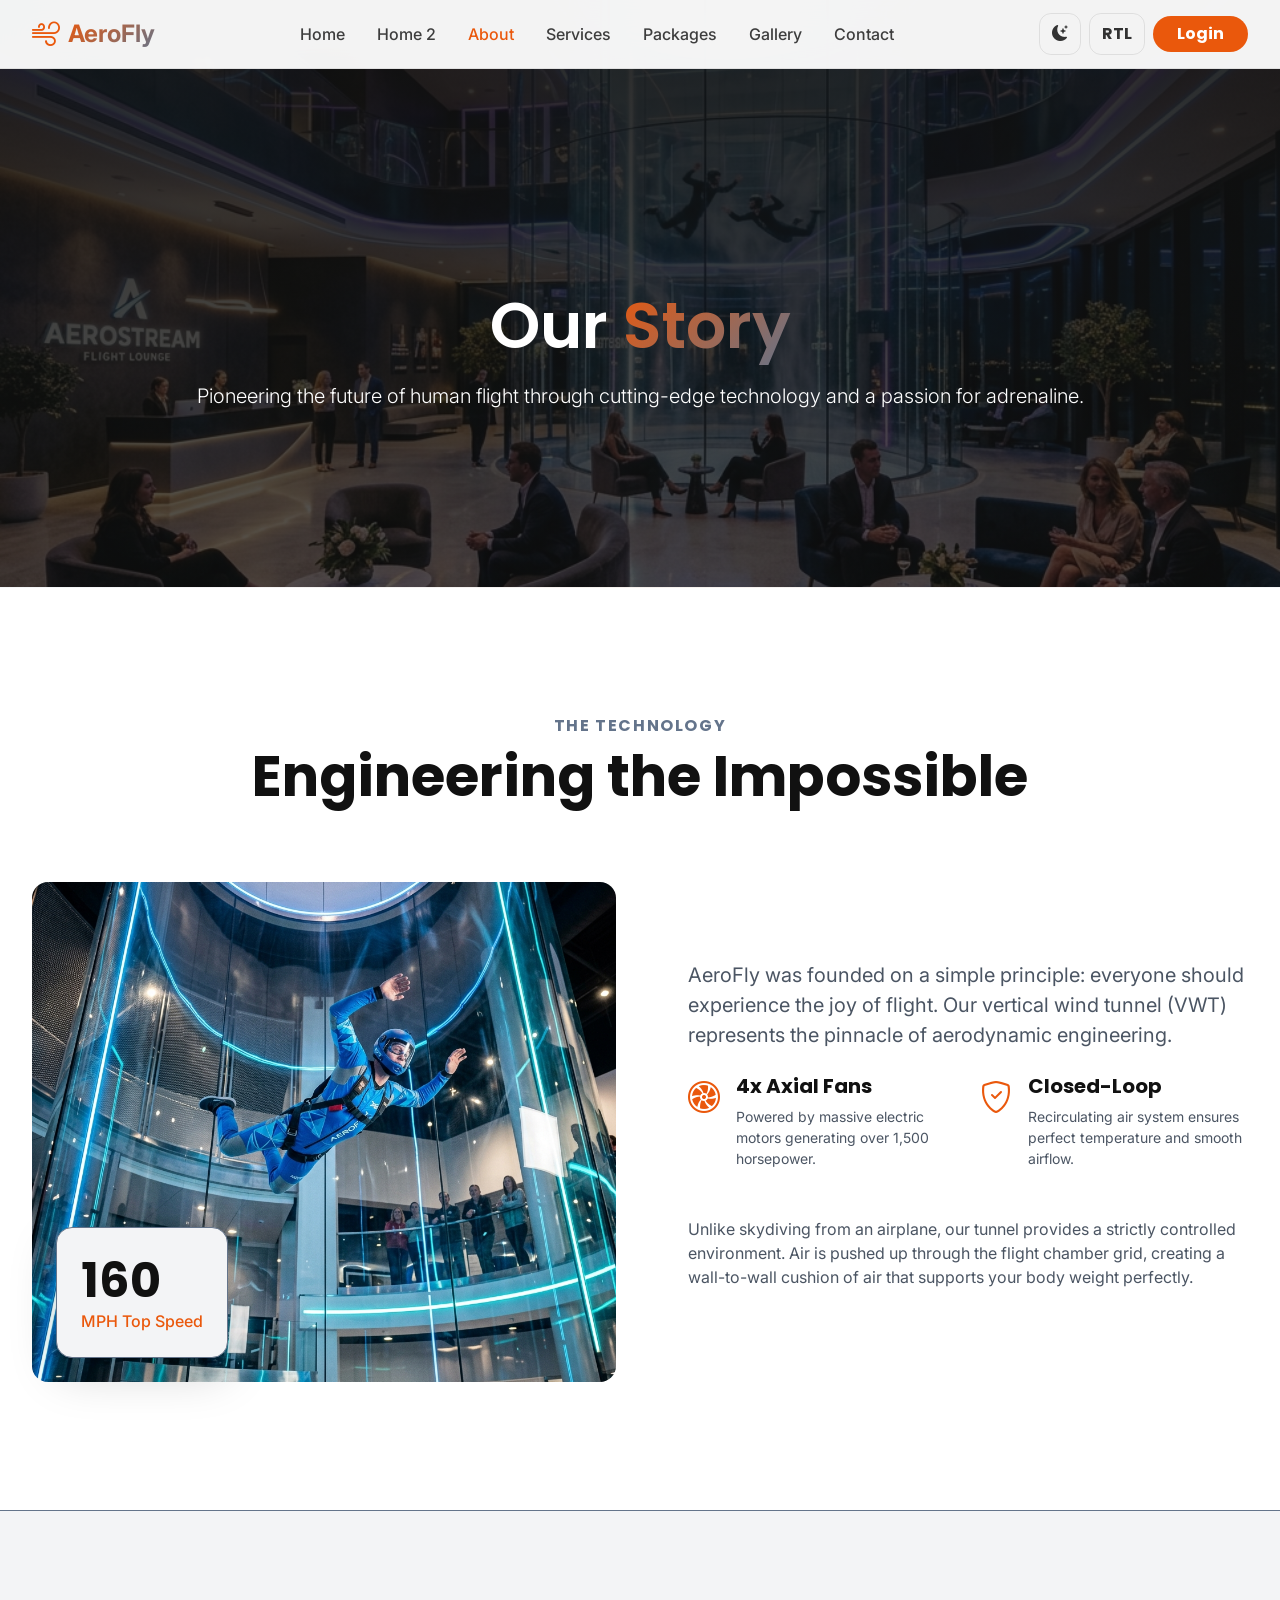
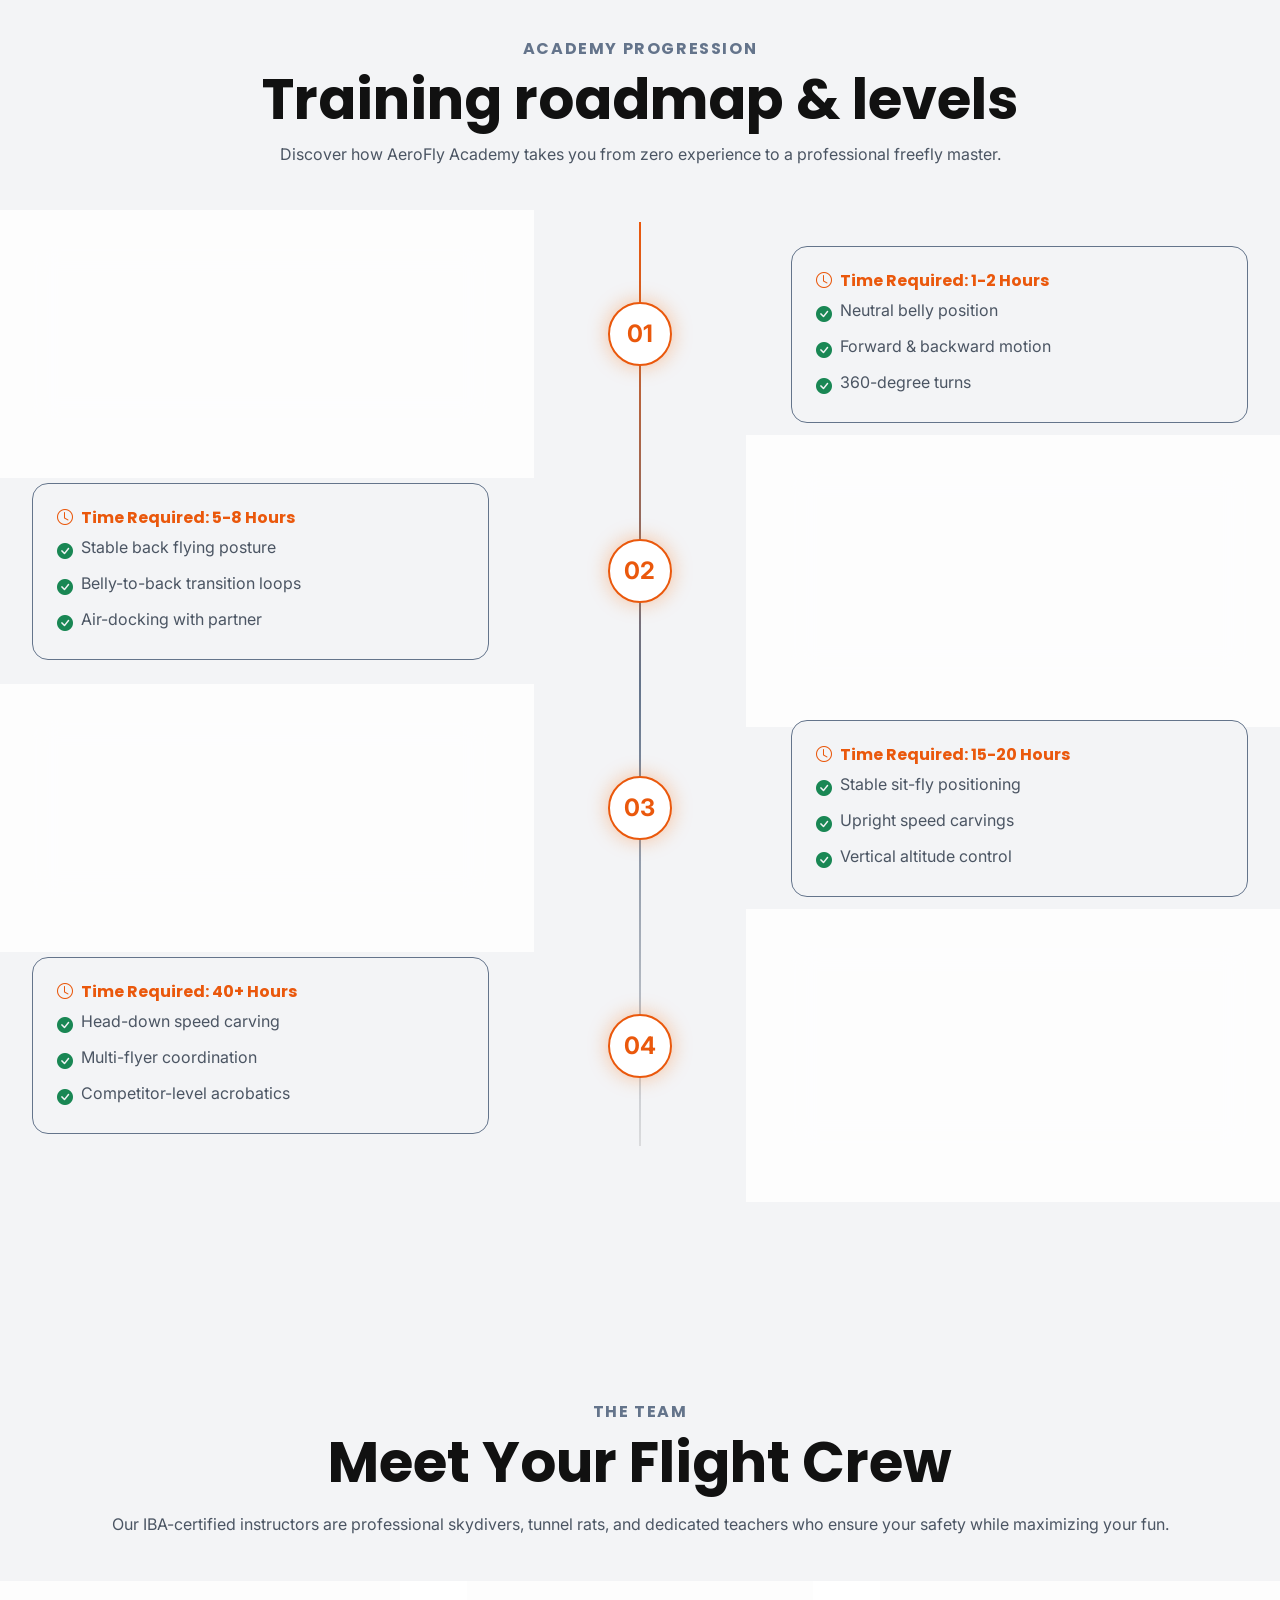
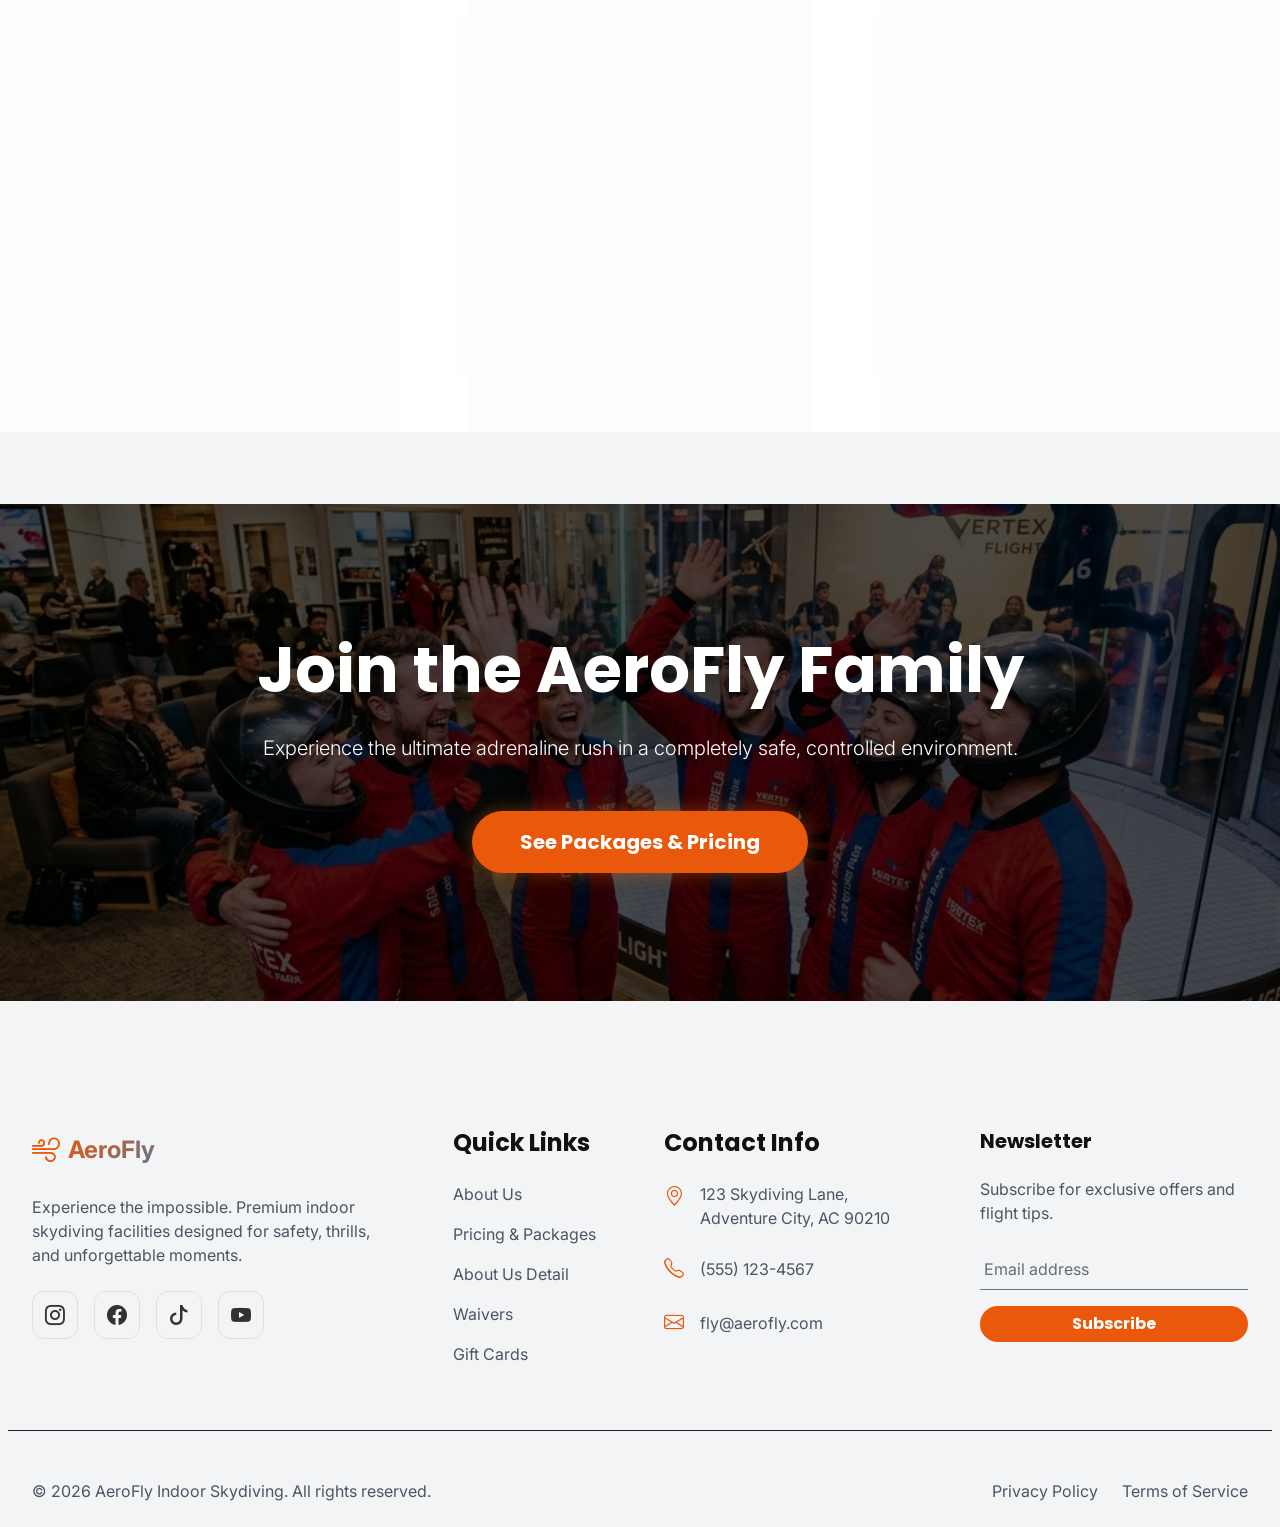
<file: about.html>
<!DOCTYPE html>
<html lang="en" data-theme="light">
<head>
    <!-- Immediate Theme & Direction Initialization to prevent Flash/Layout Shift -->
    <script>
        (function() {
            const savedTheme = sessionStorage.getItem('theme') || 'light';
            document.documentElement.setAttribute('data-theme', savedTheme);
            const savedDir = sessionStorage.getItem('dir');
            if (savedDir === 'rtl') {
                document.documentElement.setAttribute('dir', 'rtl');
            } else {
                document.documentElement.removeAttribute('dir');
            }
        })();
    </script>
    <meta charset="UTF-8">
    <meta name="viewport" content="width=device-width, initial-scale=1.0">
    <meta name="description" content="Learn about AeroFly Indoor Skydiving, our state-of-the-art vertical wind tunnel, and our world-class certified instructors.">
    <title>About Us | AeroFly Indoor Skydiving</title>
    
    <!-- Google Fonts -->
    <link rel="preconnect" href="https://fonts.googleapis.com">
    <link rel="preconnect" href="https://fonts.gstatic.com" crossorigin>
    <link href="https://fonts.googleapis.com/css2?family=Inter:wght@400;500;600&family=Poppins:wght@500;600;700;800&display=swap" rel="stylesheet">
    
    <!-- Bootstrap 5 CSS -->
    <link href="https://cdn.jsdelivr.net/npm/bootstrap@5.3.2/dist/css/bootstrap.min.css" rel="stylesheet">
    
    <!-- Bootstrap Icons -->
    <link rel="stylesheet" href="https://cdn.jsdelivr.net/npm/bootstrap-icons@1.11.1/font/bootstrap-icons.css">

    <!-- Custom CSS -->
    <link rel="stylesheet" href="assets/css/style.css">

    <!-- Favicon -->
    <link rel="icon" type="image/svg+xml" href="assets/images/favicon.svg">
</head>
<body>

    <!-- Header / Navbar -->
    <nav class="navbar navbar-expand-xl fixed-top glass-nav">
        <div class="container">
            <a class="navbar-brand d-inline-flex align-items-center text-decoration-none" href="index.html">
                <i class="bi bi-wind me-2 fs-3 text-primary"></i>
                <span class="fs-4 fw-bold text-gradient">AeroFly</span>
            </a>
            
            <div class="nav-controls d-flex order-xl-last align-items-center">
                <button id="theme-toggle" class="btn btn-icon me-2" aria-label="Toggle Theme">
                    <i class="bi bi-sun-fill"></i>
                </button>
                <button id="rtl-toggle" class="btn btn-icon me-2 fw-bold" aria-label="Toggle RTL">
                    RTL
                </button>
                <a href="login.html" class="btn btn-primary d-none d-xl-inline-flex px-4 fw-bold">Login</a>
                <button class="navbar-toggler d-xl-none ms-2 shadow-none" type="button" data-bs-toggle="offcanvas" data-bs-target="#offcanvasNavbar" aria-controls="offcanvasNavbar" aria-label="Toggle Navigation">
                    <i class="bi bi-list fs-3"></i>
                </button>
            </div>

            <div class="offcanvas offcanvas-end glass-offcanvas" tabindex="-1" id="offcanvasNavbar" aria-labelledby="offcanvasNavbarLabel" data-bs-backdrop="true" data-bs-scroll="false">
                <div class="offcanvas-header border-bottom border-dark">
                    <h5 class="offcanvas-title d-flex align-items-center" id="offcanvasNavbarLabel">
                        <i class="bi bi-wind me-2 fs-3 text-primary"></i>
                        <span class="fs-4 fw-bold text-gradient">AeroFly</span>
                    </h5>
                    <button type="button" class="btn-close shadow-none" data-bs-dismiss="offcanvas" aria-label="Close"></button>
                </div>
                <div class="offcanvas-body">
                    <ul class="navbar-nav justify-content-center flex-grow-1 pe-3">
                        <li class="nav-item mx-2"><a class="nav-link fw-medium" href="index.html">Home</a></li>
                        <li class="nav-item mx-2"><a class="nav-link fw-medium" href="home-2.html">Home 2</a></li>
                        <li class="nav-item mx-2"><a class="nav-link active fw-medium" aria-current="page" href="about.html">About</a></li>
                        <li class="nav-item mx-2"><a class="nav-link fw-medium" href="services.html">Services</a></li>
                        <li class="nav-item mx-2"><a class="nav-link fw-medium" href="pricing.html">Packages</a></li>
                        <li class="nav-item mx-2"><a class="nav-link fw-medium" href="gallery.html">Gallery</a></li>
                        <li class="nav-item mx-2"><a class="nav-link fw-medium" href="contact.html">Contact</a></li>
                        <li class="nav-item mx-2 d-xl-none mt-3">
                            <a href="login.html" class="btn btn-primary w-100">Login</a>
                        </li>
                    </ul>
                </div>
            </div>
        </div>
    </nav>

    <!-- Page Hero -->
    <section class="page-hero pt-10 pb-5 position-relative overflow-hidden">
        <div class="hero-video-wrapper">
            <div class="video-overlay" style="background: linear-gradient(180deg, rgba(17, 17, 17, 0.9) 0%, rgba(17, 17, 17, 0.7) 100%);"></div>
            <img src="assets/images/about_hero_bg.png" alt="About Us Background" class="hero-bg-img">
        </div>
        <div class="container position-relative z-1 pt-5 text-center">
            <h1 class="display-3 fw-bold mb-3">Our <span class="text-gradient">Story</span></h1>
            <p class="lead text-light-muted max-w-2xl mx-auto">Pioneering the future of human flight through cutting-edge technology and a passion for adrenaline.</p>
        </div>
    </section>

    <!-- Mission & Tech -->
    <section class="py-10">
        <div class="container">
            <div class="text-center mb-5 pb-3 reveal-up">
                <h6 class="text-secondary fw-bold text-uppercase mb-2 tracking-wide">The Technology</h6>
                <h2 class="display-4 fw-bold">Engineering the Impossible</h2>
            </div>
            <div class="row align-items-center g-5">
                <div class="col-lg-6 reveal-left">
                    <div class="position-relative">
                        <img src="assets/images/hero_wind_tunnel.png" alt="Wind Tunnel Tech" class="img-fluid rounded-4 shadow-xl w-100 object-fit-cover" style="height: 500px;">
                        <div class="position-absolute bottom-0 start-0 m-4 p-4 bg-dark border border-secondary rounded-4 shadow-lg" style="max-width: 250px;">
                            <h3 class="display-5 text-white fw-bold mb-0">160</h3>
                            <p class="mb-0 text-accent fw-medium">MPH Top Speed</p>
                        </div>
                    </div>
                </div>
                <div class="col-lg-6 ps-lg-5 reveal-right">
                    <p class="mb-4 text-light-muted fs-5">AeroFly was founded on a simple principle: everyone should experience the joy of flight. Our vertical wind tunnel (VWT) represents the pinnacle of aerodynamic engineering.</p>
                    
                    <div class="row g-4 mb-5">
                        <div class="col-sm-6">
                            <div class="d-flex align-items-start">
                                <i class="bi bi-fan fs-2 text-primary me-3"></i>
                                <div>
                                    <h5 class="fw-bold text-white mb-2">4x Axial Fans</h5>
                                    <p class="text-light-muted small mb-0">Powered by massive electric motors generating over 1,500 horsepower.</p>
                                </div>
                            </div>
                        </div>
                        <div class="col-sm-6">
                            <div class="d-flex align-items-start">
                                <i class="bi bi-shield-check fs-2 text-primary me-3"></i>
                                <div>
                                    <h5 class="fw-bold text-white mb-2">Closed-Loop</h5>
                                    <p class="text-light-muted small mb-0">Recirculating air system ensures perfect temperature and smooth airflow.</p>
                                </div>
                            </div>
                        </div>
                    </div>
                    <p class="text-light-muted">Unlike skydiving from an airplane, our tunnel provides a strictly controlled environment. Air is pushed up through the flight chamber grid, creating a wall-to-wall cushion of air that supports your body weight perfectly.</p>
                </div>
            </div>
        </div>
    </section>

    <!-- AeroFly Academy Roadmap -->
    <section id="progression-roadmap" class="py-10 bg-dark border-top border-secondary">
        <div class="container">
            <div class="text-center mb-5 pb-3 reveal-up">
                <h6 class="text-secondary fw-bold text-uppercase mb-2 tracking-wide">Academy progression</h6>
                <h2 class="display-4 fw-bold">Training roadmap & levels</h2>
                <p class="text-light-muted max-w-800 mx-auto mt-2">Discover how AeroFly Academy takes you from zero experience to a professional freefly master.</p>
            </div>
            
            <div class="timeline-roadmap mt-5">
                <!-- Level 1 -->
                <div class="row g-4 align-items-center position-relative mb-5">
                    <div class="col-md-5 order-md-1 text-md-end pe-md-5">
                        <div class="p-4 rounded-4 glass-card roadmap-card border border-secondary text-start text-md-end">
                            <span class="badge badge-accent mb-2">Level 1</span>
                            <h4 class="fw-bold text-white mb-3">Belly Flight Basics</h4>
                            <p class="text-light-muted mb-0">Learn stable body positioning, basic hand signals, and how to execute controlled turns and height variations.</p>
                        </div>
                    </div>
                    <div class="col-md-2 order-md-2 d-flex justify-content-center">
                        <div class="roadmap-step-circle rounded-circle d-flex align-items-center justify-content-center fw-bold text-primary fs-4">01</div>
                    </div>
                    <div class="col-md-5 order-md-3 ps-md-5">
                        <div class="p-4 bg-dark rounded-4 border border-secondary">
                            <h6 class="text-primary fw-bold mb-2"><i class="bi bi-clock me-2"></i>Time Required: 1-2 Hours</h6>
                            <ul class="list-unstyled mb-0 text-light-muted">
                                <li class="d-flex align-items-start mb-2"><i class="bi bi-check-circle-fill text-success me-2 mt-1"></i><span>Neutral belly position</span></li>
                                <li class="d-flex align-items-start mb-2"><i class="bi bi-check-circle-fill text-success me-2 mt-1"></i><span>Forward & backward motion</span></li>
                                <li class="d-flex align-items-start mb-0"><i class="bi bi-check-circle-fill text-success me-2 mt-1"></i><span>360-degree turns</span></li>
                            </ul>
                        </div>
                    </div>
                </div>

                <!-- Level 2 -->
                <div class="row g-4 align-items-center position-relative mb-5">
                    <div class="col-md-5 order-md-3 ps-md-5">
                        <div class="p-4 rounded-4 glass-card roadmap-card border border-secondary">
                            <span class="badge badge-accent mb-2">Level 2</span>
                            <h4 class="fw-bold text-white mb-3">Back Flying & Transitions</h4>
                            <p class="text-light-muted mb-0">Discover the freedom of flying on your back. Build the muscle memory to safely flip between belly and back flying.</p>
                        </div>
                    </div>
                    <div class="col-md-2 order-md-2 d-flex justify-content-center">
                        <div class="roadmap-step-circle rounded-circle d-flex align-items-center justify-content-center fw-bold text-primary fs-4">02</div>
                    </div>
                    <div class="col-md-5 order-md-1 text-md-end pe-md-5">
                        <div class="p-4 bg-dark rounded-4 border border-secondary text-start">
                            <h6 class="text-primary fw-bold mb-2"><i class="bi bi-clock me-2"></i>Time Required: 5-8 Hours</h6>
                            <ul class="list-unstyled mb-0 text-light-muted">
                                <li class="d-flex align-items-start mb-2"><i class="bi bi-check-circle-fill text-success me-2 mt-1"></i><span>Stable back flying posture</span></li>
                                <li class="d-flex align-items-start mb-2"><i class="bi bi-check-circle-fill text-success me-2 mt-1"></i><span>Belly-to-back transition loops</span></li>
                                <li class="d-flex align-items-start mb-0"><i class="bi bi-check-circle-fill text-success me-2 mt-1"></i><span>Air-docking with partner</span></li>
                            </ul>
                        </div>
                    </div>
                </div>

                <!-- Level 3 -->
                <div class="row g-4 align-items-center position-relative mb-5">
                    <div class="col-md-5 order-md-1 text-md-end pe-md-5">
                        <div class="p-4 rounded-4 glass-card roadmap-card border border-secondary text-start text-md-end">
                            <span class="badge badge-accent mb-2">Level 3</span>
                            <h4 class="fw-bold text-white mb-3">Vertical Dynamics (Head-Up)</h4>
                            <p class="text-light-muted mb-0">Learn vertical flying. Suspended upright in a sitting position, requiring precise leg and arm air deflection.</p>
                        </div>
                    </div>
                    <div class="col-md-2 order-md-2 d-flex justify-content-center">
                        <div class="roadmap-step-circle rounded-circle d-flex align-items-center justify-content-center fw-bold text-primary fs-4">03</div>
                    </div>
                    <div class="col-md-5 order-md-3 ps-md-5">
                        <div class="p-4 bg-dark rounded-4 border border-secondary">
                            <h6 class="text-primary fw-bold mb-2"><i class="bi bi-clock me-2"></i>Time Required: 15-20 Hours</h6>
                            <ul class="list-unstyled mb-0 text-light-muted">
                                <li class="d-flex align-items-start mb-2"><i class="bi bi-check-circle-fill text-success me-2 mt-1"></i><span>Stable sit-fly positioning</span></li>
                                <li class="d-flex align-items-start mb-2"><i class="bi bi-check-circle-fill text-success me-2 mt-1"></i><span>Upright speed carvings</span></li>
                                <li class="d-flex align-items-start mb-0"><i class="bi bi-check-circle-fill text-success me-2 mt-1"></i><span>Vertical altitude control</span></li>
                            </ul>
                        </div>
                    </div>
                </div>

                <!-- Level 4 -->
                <div class="row g-4 align-items-center position-relative">
                    <div class="col-md-5 order-md-3 ps-md-5">
                        <div class="p-4 rounded-4 glass-card roadmap-card border border-secondary">
                            <span class="badge badge-accent mb-2">Level 4</span>
                            <h4 class="fw-bold text-white mb-3">Pro Freeflying (Head-Down)</h4>
                            <p class="text-light-muted mb-0">The ultimate level of flight control. Fly head-down, executing high-speed loops, carvings, and team choreography.</p>
                        </div>
                    </div>
                    <div class="col-md-2 order-md-2 d-flex justify-content-center">
                        <div class="roadmap-step-circle rounded-circle d-flex align-items-center justify-content-center fw-bold text-primary fs-4">04</div>
                    </div>
                    <div class="col-md-5 order-md-1 text-md-end pe-md-5">
                        <div class="p-4 bg-dark rounded-4 border border-secondary text-start">
                            <h6 class="text-primary fw-bold mb-2"><i class="bi bi-clock me-2"></i>Time Required: 40+ Hours</h6>
                            <ul class="list-unstyled mb-0 text-light-muted">
                                <li class="d-flex align-items-start mb-2"><i class="bi bi-check-circle-fill text-success me-2 mt-1"></i><span>Head-down speed carving</span></li>
                                <li class="d-flex align-items-start mb-2"><i class="bi bi-check-circle-fill text-success me-2 mt-1"></i><span>Multi-flyer coordination</span></li>
                                <li class="d-flex align-items-start mb-0"><i class="bi bi-check-circle-fill text-success me-2 mt-1"></i><span>Competitor-level acrobatics</span></li>
                            </ul>
                        </div>
                    </div>
                </div>
            </div>
        </div>
    </section>

    <!-- Instructors -->
    <section class="py-10 bg-darker">
        <div class="container">
            <div class="text-center mb-5 pb-3 reveal-up">
                <h6 class="text-secondary fw-bold text-uppercase mb-2 tracking-wide">The Team</h6>
                <h2 class="display-4 fw-bold">Meet Your Flight Crew</h2>
                <p class="text-light-muted mx-auto max-w-2xl mt-3">Our IBA-certified instructors are professional skydivers, tunnel rats, and dedicated teachers who ensure your safety while maximizing your fun.</p>
            </div>
            
            <div class="row g-4 justify-content-center">
                <!-- Team Member 1 -->
                <div class="col-md-6 col-lg-4 reveal-up" style="transition-delay: 100ms;">
                    <div class="team-card text-center glass-card p-4 rounded-4 border-0 hover-lift h-100">
                        <div class="mb-4 overflow-hidden rounded-circle mx-auto border border-primary p-1" style="width: 150px; height: 150px;">
                            <img src="assets/images/crew_marcus.png" alt="Instructor Marcus Thorne" class="img-fluid rounded-circle w-100 h-100 object-fit-cover">
                        </div>
                        <h4 class="fw-bold text-white mb-1">Marcus Thorne</h4>
                        <p class="text-primary mb-3 fw-medium">Lead Instructor / Ex-Military</p>
                        <p class="text-light-muted small mb-0">With over 5,000 airplane jumps and 1,000 hours of tunnel time, Marcus leads our safety protocol.</p>
                    </div>
                </div>
                <!-- Team Member 2 -->
                <div class="col-md-6 col-lg-4 reveal-up" style="transition-delay: 200ms;">
                    <div class="team-card text-center glass-card p-4 rounded-4 border-0 hover-lift h-100">
                        <div class="mb-4 overflow-hidden rounded-circle mx-auto border border-primary p-1" style="width: 150px; height: 150px;">
                            <img src="assets/images/crew_elena.png" alt="Instructor Elena Rostova" class="img-fluid rounded-circle w-100 h-100 object-fit-cover">
                        </div>
                        <h4 class="fw-bold text-white mb-1">Elena Rostova</h4>
                        <p class="text-primary mb-3 fw-medium">Pro Flyer Coach</p>
                        <p class="text-light-muted small mb-0">Former gymnast turned competitive dynamic flyer. Elena specializes in training our pro-flyer guests.</p>
                    </div>
                </div>
                <!-- Team Member 3 -->
                <div class="col-md-6 col-lg-4 reveal-up" style="transition-delay: 300ms;">
                    <div class="team-card text-center glass-card p-4 rounded-4 border-0 hover-lift h-100">
                        <div class="mb-4 overflow-hidden rounded-circle mx-auto border border-primary p-1" style="width: 150px; height: 150px;">
                            <img src="assets/images/crew_david.png" alt="Instructor David Chen" class="img-fluid rounded-circle w-100 h-100 object-fit-cover">
                        </div>
                        <h4 class="fw-bold text-white mb-1">David Chen</h4>
                        <p class="text-primary mb-3 fw-medium">First-Time Flyer Specialist</p>
                        <p class="text-light-muted small mb-0">David’s infectious energy and patience make him the perfect guide for nervous first-time flyers and kids.</p>
                    </div>
                </div>
            </div>
        </div>
    </section>

    <!-- Call To Action -->
    <section class="py-10 position-relative cta-section overflow-hidden">
        <div class="cta-bg-image position-absolute w-100 h-100 top-0 start-0 z-0" style="background: url('assets/images/about_cta_bg.png') center/cover no-repeat; filter: brightness(0.3);"></div>
        <div class="container position-relative z-1 text-center reveal-up">
            <h2 class="display-3 fw-bold text-white mb-4">Join the AeroFly Family</h2>
            <p class="lead text-light mb-5 max-w-2xl mx-auto">Experience the ultimate adrenaline rush in a completely safe, controlled environment.</p>
            <a href="pricing.html" class="btn btn-primary btn-lg px-5 py-3 fs-5 shadow-glow fw-bold rounded-pill">See Packages & Pricing</a>
        </div>
    </section>

    <!-- Footer -->
    <footer class="bg-darker pt-10 pb-4 position-relative">
        <div class="container">
            <div class="row g-5 mb-5 pb-5 border-bottom border-dark">
                <div class="col-md-6 col-xl-4 pe-xl-5">
                    <a class="navbar-brand d-inline-flex align-items-center text-decoration-none mb-4" href="index.html">
                        <i class="bi bi-wind me-2 fs-3 text-primary"></i>
                        <span class="fs-4 fw-bold text-gradient">AeroFly</span>
                    </a>
                    <p class="text-light-muted mb-4 fs-6">Experience the impossible. Premium indoor skydiving facilities
                        designed for safety, thrills, and unforgettable moments.</p>
                    <div class="social-links d-flex gap-3">
                        <a href="#"
                            class="btn btn-icon btn-outline-secondary rounded-circle text-white border-secondary hover-bg-primary"><i
                                class="bi bi-instagram fs-5"></i></a>
                        <a href="#"
                            class="btn btn-icon btn-outline-secondary rounded-circle text-white border-secondary hover-bg-primary"><i
                                class="bi bi-facebook fs-5"></i></a>
                        <a href="#"
                            class="btn btn-icon btn-outline-secondary rounded-circle text-white border-secondary hover-bg-primary"><i
                                class="bi bi-tiktok fs-5"></i></a>
                        <a href="#"
                            class="btn btn-icon btn-outline-secondary rounded-circle text-white border-secondary hover-bg-primary"><i
                                class="bi bi-youtube fs-5"></i></a>
                    </div>
                </div>
                <div class="col-md-6 col-xl-2 mt-5 mt-md-0 mt-xl-5">
                    <h5 class="text-white fw-bold mb-4 fs-4">Quick Links</h5>
                    <ul class="list-unstyled footer-links">
                        <li class="mb-3"><a href="index.html#about"
                                class="text-light-muted text-decoration-none hover-text-primary transition-all">About
                                Us</a></li>
                        <li class="mb-3"><a href="pricing.html"
                                class="text-light-muted text-decoration-none hover-text-primary transition-all">Pricing
                                & Packages</a></li>
                        <li class="mb-3"><a href="about.html"
                                class="text-light-muted text-decoration-none hover-text-primary transition-all">About Us
                                Detail</a></li>
                        <li class="mb-3"><a href="#"
                                class="text-light-muted text-decoration-none hover-text-primary transition-all">Waivers</a>
                        </li>
                        <li class="mb-3"><a href="#"
                                class="text-light-muted text-decoration-none hover-text-primary transition-all">Gift
                                Cards</a></li>
                    </ul>
                </div>
                <div class="col-md-6 col-xl-3 mt-5">
                    <h5 class="text-white fw-bold mb-4 fs-4">Contact Info</h5>
                    <ul class="list-unstyled text-light-muted">
                        <li class="mb-4 d-flex align-items-start"><i class="bi bi-geo-alt fs-5 text-primary me-3"></i>
                            <span>123 Skydiving Lane,<br>Adventure City, AC 90210</span></li>
                        <li class="mb-4 d-flex align-items-center"><i
                                class="bi bi-telephone fs-5 text-primary me-3"></i> <span>(555) 123-4567</span></li>
                        <li class="mb-4 d-flex align-items-center"><i class="bi bi-envelope fs-5 text-primary me-3"></i>
                            <span>fly@aerofly.com</span></li>
                    </ul>
                </div>
                <div class="col-md-6 col-xl-3 mt-5">
                    <h5 class="fw-bold mb-4 fs-5" style="color: var(--text-main);">Newsletter</h5>
                    <p class="text-light-muted mb-4">Subscribe for exclusive offers and flight tips.</p>
                    <form class="d-flex flex-column gap-3" action="#" method="POST">
                        <input type="email" class="bg-transparent border-0 border-bottom border-secondary py-2 px-1 text-main-theme" placeholder="Email address" style="outline: none; color: var(--text-main);" required>
                        <button type="submit" class="btn btn-primary fw-bold py-2.5 w-100">Subscribe</button>
                    </form>
                </div>
            </div>

            <div class="d-flex flex-column flex-md-row justify-content-between align-items-center">
                <p class="text-muted mb-3 mb-md-0">&copy; 2026 AeroFly Indoor Skydiving. All rights reserved.</p>
                <div class="d-flex gap-4">
                    <a href="#" class="text-muted text-decoration-none hover-text-white transition-all">Privacy
                        Policy</a>
                    <a href="#" class="text-muted text-decoration-none hover-text-white transition-all">Terms of
                        Service</a>
                </div>
            </div>
        </div>
        <button id="backToTop"
            class="btn btn-primary rounded-circle shadow-glow position-fixed bottom-0 end-0 m-4 me-xl-5 mb-xl-5 d-flex align-items-center justify-content-center"
            style="width: 50px; height: 50px; opacity: 0; pointer-events: none; transition: all 0.3s ease; z-index: 9999;"
            aria-label="Back to top">
            <i class="bi bi-arrow-up fs-4"></i>
        </button>
    </footer>

    <!-- Bootstrap Bundle with Popper -->
    <script src="https://cdn.jsdelivr.net/npm/bootstrap@5.3.2/dist/js/bootstrap.bundle.min.js"></script>
    
    <!-- Custom JS -->
    <script src="assets/js/main.js"></script>
</body>
</html>
</file>
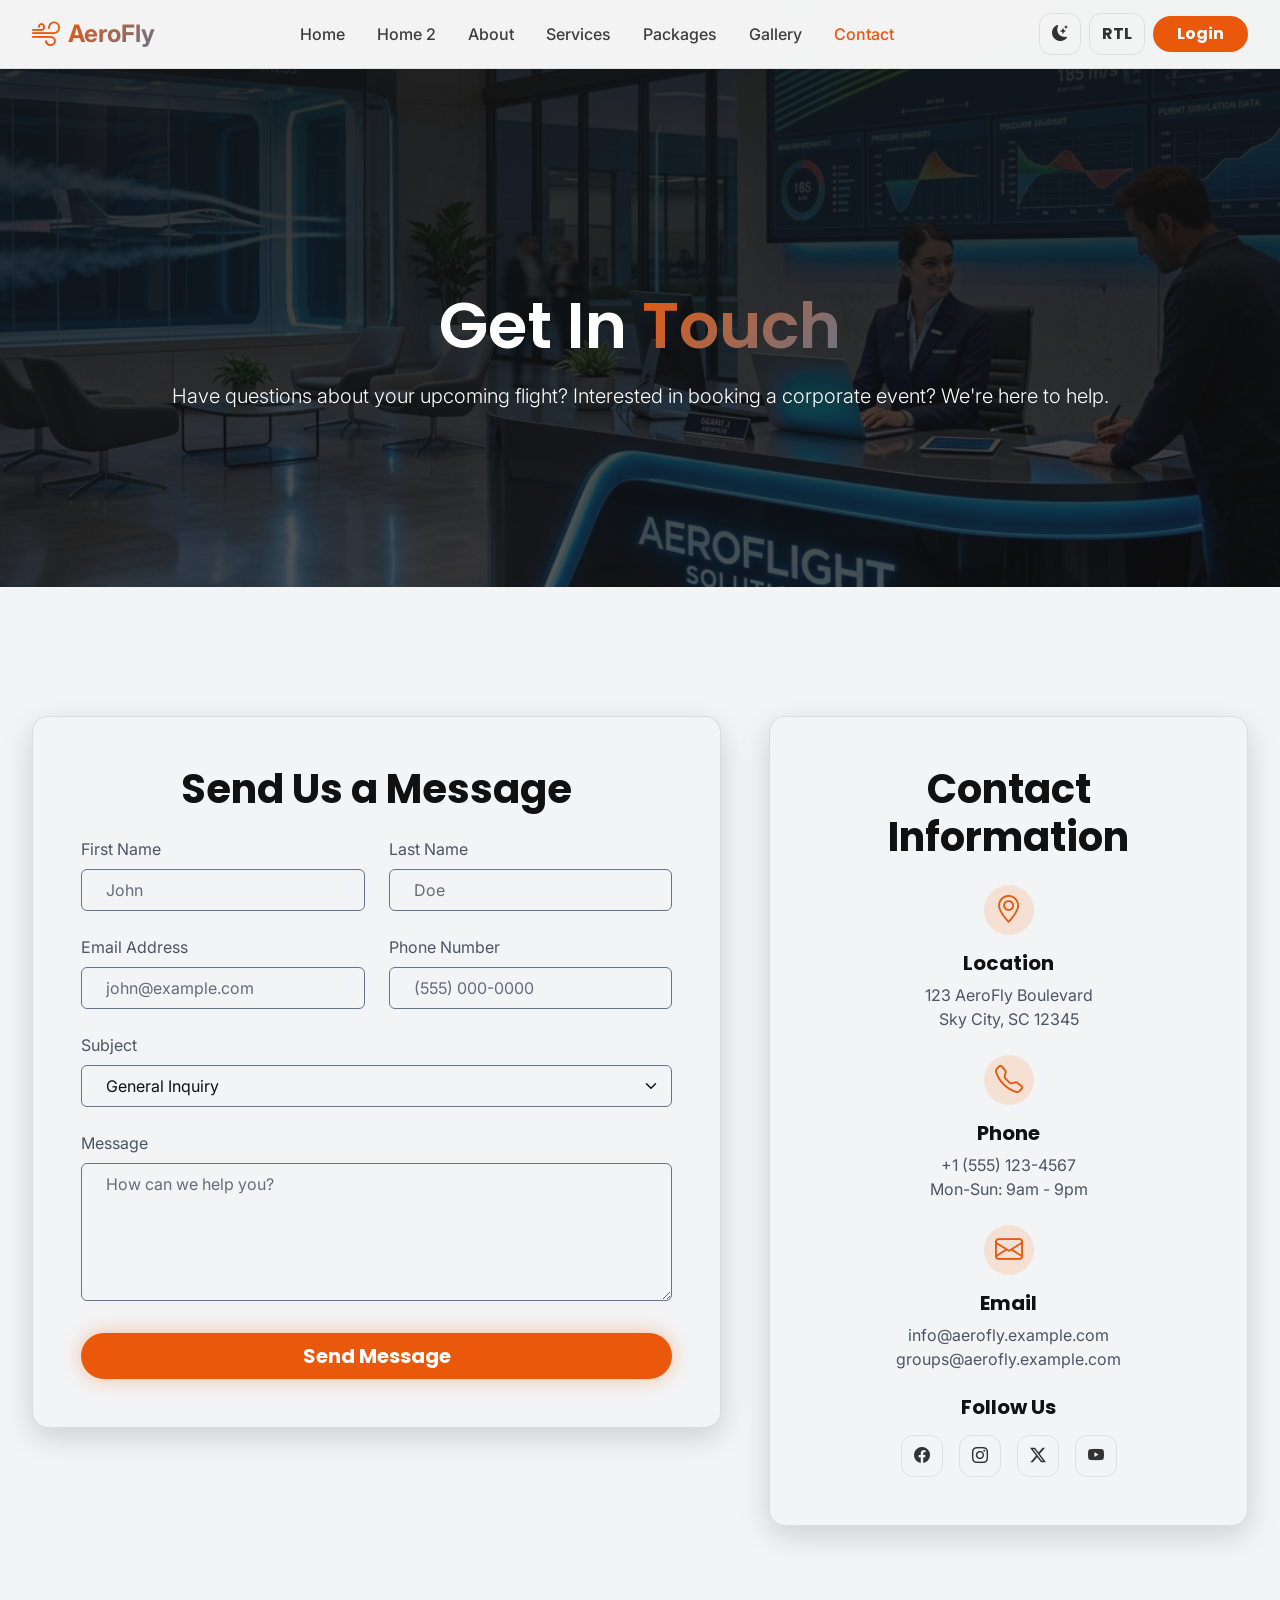
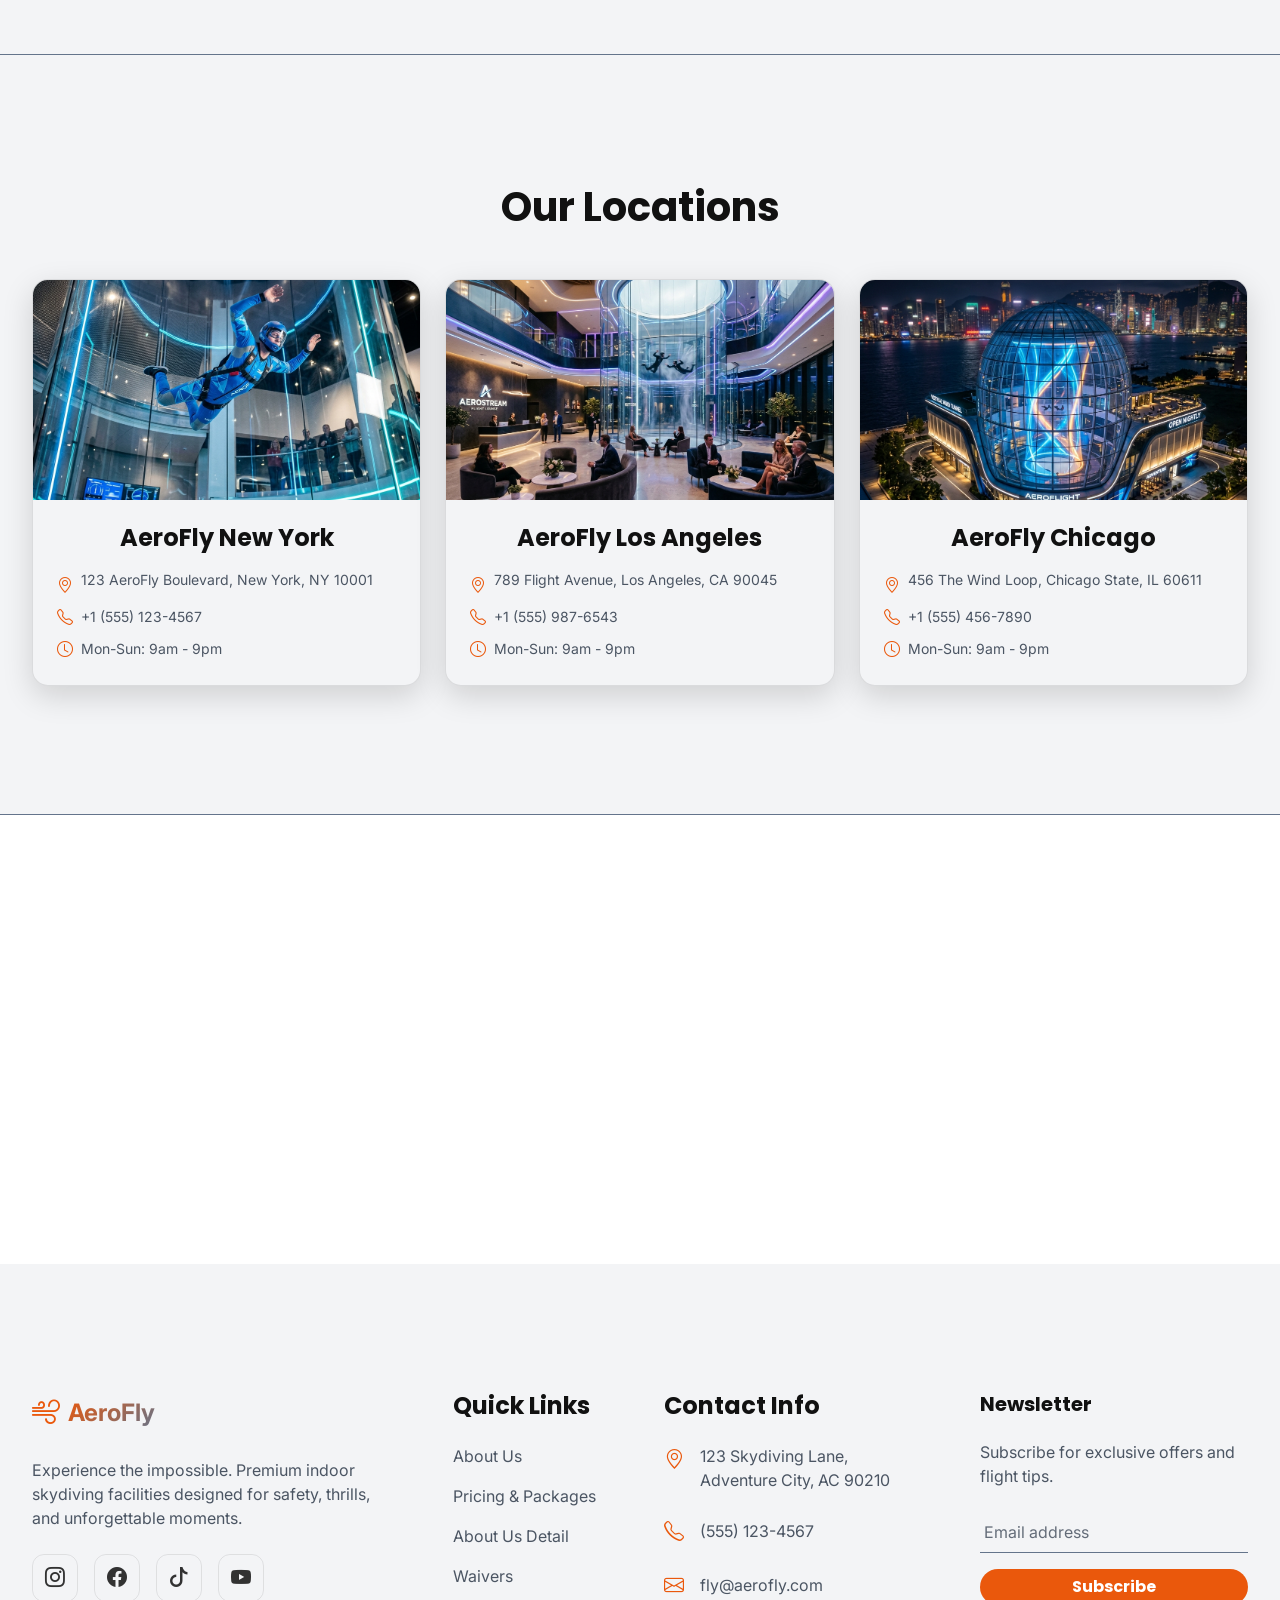
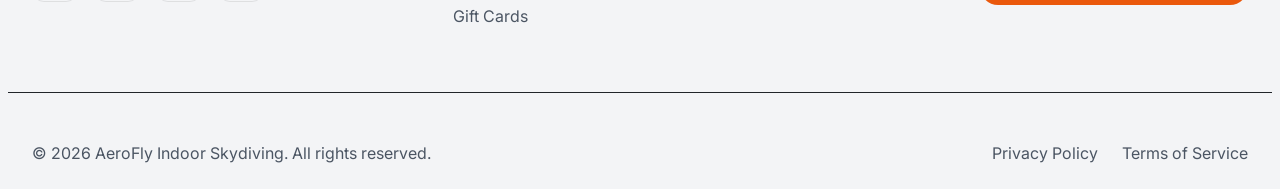
<file: contact.html>
<!DOCTYPE html>
<html lang="en" data-theme="light">

<head>
    <!-- Immediate Theme & Direction Initialization to prevent Flash/Layout Shift -->
    <script>
        (function () {
            const savedTheme = sessionStorage.getItem('theme') || 'light';
            document.documentElement.setAttribute('data-theme', savedTheme);
            const savedDir = sessionStorage.getItem('dir');
            if (savedDir === 'rtl') {
                document.documentElement.setAttribute('dir', 'rtl');
            } else {
                document.documentElement.removeAttribute('dir');
            }
        })();
    </script>
    <meta charset="UTF-8">
    <meta name="viewport" content="width=device-width, initial-scale=1.0">
    <meta name="description"
        content="Contact AeroFly Indoor Skydiving. Find our location, give us a call, or send us a message.">
    <title>Contact Us | AeroFly Indoor Skydiving</title>

    <!-- Google Fonts -->
    <link rel="preconnect" href="https://fonts.googleapis.com">
    <link rel="preconnect" href="https://fonts.gstatic.com" crossorigin>
    <link
        href="https://fonts.googleapis.com/css2?family=Inter:wght@400;500;600&family=Poppins:wght@500;600;700;800&display=swap"
        rel="stylesheet">

    <!-- Bootstrap 5 CSS -->
    <link href="https://cdn.jsdelivr.net/npm/bootstrap@5.3.2/dist/css/bootstrap.min.css" rel="stylesheet">

    <!-- Bootstrap Icons -->
    <link rel="stylesheet" href="https://cdn.jsdelivr.net/npm/bootstrap-icons@1.11.1/font/bootstrap-icons.css">

    <!-- Custom CSS -->
    <link rel="stylesheet" href="assets/css/style.css">

    <!-- Favicon -->
    <link rel="icon" type="image/svg+xml" href="assets/images/favicon.svg">
</head>

<body>

    <!-- Header / Navbar -->
    <nav class="navbar navbar-expand-xl fixed-top glass-nav">
        <div class="container">
            <a class="navbar-brand d-inline-flex align-items-center text-decoration-none" href="index.html">
                <i class="bi bi-wind me-2 fs-3 text-primary"></i>
                <span class="fs-4 fw-bold text-gradient">AeroFly</span>
            </a>

            <div class="nav-controls d-flex order-xl-last align-items-center">
                <button id="theme-toggle" class="btn btn-icon me-2" aria-label="Toggle Theme">
                    <i class="bi bi-sun-fill"></i>
                </button>
                <button id="rtl-toggle" class="btn btn-icon me-2 fw-bold" aria-label="Toggle RTL">
                    RTL
                </button>
                <a href="login.html" class="btn btn-primary d-none d-xl-inline-flex px-4 fw-bold">Login</a>
                <button class="navbar-toggler d-xl-none ms-2 shadow-none" type="button" data-bs-toggle="offcanvas"
                    data-bs-target="#offcanvasNavbar" aria-controls="offcanvasNavbar" aria-label="Toggle Navigation">
                    <i class="bi bi-list fs-3"></i>
                </button>
            </div>

            <div class="offcanvas offcanvas-end glass-offcanvas" tabindex="-1" id="offcanvasNavbar"
                aria-labelledby="offcanvasNavbarLabel" data-bs-backdrop="true" data-bs-scroll="false">
                <div class="offcanvas-header border-bottom border-dark">
                    <h5 class="offcanvas-title d-flex align-items-center" id="offcanvasNavbarLabel">
                        <i class="bi bi-wind me-2 fs-3 text-primary"></i>
                        <span class="fs-4 fw-bold text-gradient">AeroFly</span>
                    </h5>
                    <button type="button" class="btn-close shadow-none" data-bs-dismiss="offcanvas"
                        aria-label="Close"></button>
                </div>
                <div class="offcanvas-body">
                    <ul class="navbar-nav justify-content-center flex-grow-1 pe-3">
                        <li class="nav-item mx-2"><a class="nav-link fw-medium" href="index.html">Home</a></li>
                        <li class="nav-item mx-2"><a class="nav-link fw-medium" href="home-2.html">Home 2</a></li>
                        <li class="nav-item mx-2"><a class="nav-link fw-medium" href="about.html">About</a></li>
                        <li class="nav-item mx-2"><a class="nav-link fw-medium" href="services.html">Services</a></li>
                        <li class="nav-item mx-2"><a class="nav-link fw-medium" href="pricing.html">Packages</a></li>
                        <li class="nav-item mx-2"><a class="nav-link fw-medium" href="gallery.html">Gallery</a></li>
                        <li class="nav-item mx-2"><a class="nav-link active fw-medium" aria-current="page"
                                href="contact.html">Contact</a></li>
                        <li class="nav-item mx-2 d-xl-none mt-3">
                            <a href="login.html" class="btn btn-primary w-100">Login</a>
                        </li>
                    </ul>
                </div>
            </div>
        </div>
    </nav>

    <!-- Page Hero -->
    <section class="page-hero pt-10 pb-5 position-relative overflow-hidden">
        <div class="hero-video-wrapper">
            <div class="video-overlay"
                style="background: linear-gradient(180deg, rgba(17, 17, 17, 0.9) 0%, rgba(17, 17, 17, 0.7) 100%);">
            </div>
            <img src="assets/images/contact_hero_bg.png" alt="Contact Background" class="hero-bg-img">
        </div>
        <div class="container position-relative z-1 pt-5 text-center">
            <h1 class="display-3 fw-bold mb-3">Get In <span class="text-gradient">Touch</span></h1>
            <p class="lead text-light-muted max-w-2xl mx-auto">Have questions about your upcoming flight? Interested in
                booking a corporate event? We're here to help.</p>
        </div>
    </section>

    <!-- Contact Info & Form -->
    <section class="py-10 bg-dark">
        <div class="container">
            <div class="row g-5">
                <!-- Form -->
                <div class="col-lg-7 reveal-left">
                    <div class="glass-card p-4 p-md-5 rounded-4 border border-secondary bg-dark">
                        <h3 class="display-6 fw-bold text-center text-white mb-4">Send Us a Message</h3>
                        <form action="#" method="POST">
                            <div class="row g-4">
                                <div class="col-md-6">
                                    <label class="form-label text-light-muted">First Name</label>
                                    <input type="text"
                                        class="form-control bg-darker border-secondary text-white px-4 py-2"
                                        placeholder="John" required>
                                </div>
                                <div class="col-md-6">
                                    <label class="form-label text-light-muted">Last Name</label>
                                    <input type="text"
                                        class="form-control bg-darker border-secondary text-white px-4 py-2"
                                        placeholder="Doe" required>
                                </div>
                                <div class="col-md-6">
                                    <label class="form-label text-light-muted">Email Address</label>
                                    <input type="email"
                                        class="form-control bg-darker border-secondary text-white px-4 py-2"
                                        placeholder="john@example.com" required>
                                </div>
                                <div class="col-md-6">
                                    <label class="form-label text-light-muted">Phone Number</label>
                                    <input type="tel"
                                        class="form-control bg-darker border-secondary text-white px-4 py-2"
                                        placeholder="(555) 000-0000">
                                </div>
                                <div class="col-12">
                                    <label class="form-label text-light-muted">Subject</label>
                                    <select id="subject-select"
                                        class="form-select bg-darker border-secondary text-white px-4 py-2">
                                        <option value="general">General Inquiry</option>
                                        <option value="booking">Booking Question</option>
                                        <option value="corporate">Corporate Events</option>
                                        <option value="feedback">Feedback</option>
                                    </select>
                                </div>
                                <div class="col-12">
                                    <label class="form-label text-light-muted">Message</label>
                                    <textarea class="form-control bg-darker border-secondary text-white px-4 py-2"
                                        rows="5" placeholder="How can we help you?" required></textarea>
                                </div>
                                <div class="col-12">
                                    <button type="submit"
                                        class="btn btn-primary btn-lg w-100 fw-bold shadow-glow mt-2">Send
                                        Message</button>
                                </div>
                            </div>
                        </form>
                    </div>
                </div>

                <!-- Info -->
                <div class="col-lg-5 reveal-right">
                    <div
                        class="glass-card p-4 p-md-5 rounded-4 border border-secondary bg-dark h-100 d-flex flex-column justify-content-between">
                        <div>
                            <h3 class="display-6 fw-bold text-center text-white mb-4">Contact Information</h3>

                            <!-- Location -->
                            <div class="d-flex flex-column align-items-center text-center mb-4">
                                <div class="icon-circle bg-primary-alpha text-primary mb-3 rounded-circle d-inline-flex align-items-center justify-content-center fs-3"
                                    style="width: 50px; height: 50px; flex-shrink: 0;">
                                    <i class="bi bi-geo-alt"></i>
                                </div>
                                <div>
                                    <h5 class="fw-bold text-white mb-2">Location</h5>
                                    <p class="text-light-muted mb-0">123 AeroFly Boulevard<br>Sky City, SC 12345</p>
                                </div>
                            </div>

                            <!-- Phone -->
                            <div class="d-flex flex-column align-items-center text-center mb-4">
                                <div class="icon-circle bg-primary-alpha text-primary mb-3 rounded-circle d-inline-flex align-items-center justify-content-center fs-3"
                                    style="width: 50px; height: 50px; flex-shrink: 0;">
                                    <i class="bi bi-telephone"></i>
                                </div>
                                <div>
                                    <h5 class="fw-bold text-white mb-2">Phone</h5>
                                    <p class="text-light-muted mb-0">+1 (555) 123-4567<br>Mon-Sun: 9am - 9pm</p>
                                </div>
                            </div>

                            <!-- Email -->
                            <div class="d-flex flex-column align-items-center text-center mb-4">
                                <div class="icon-circle bg-primary-alpha text-primary mb-3 rounded-circle d-inline-flex align-items-center justify-content-center fs-3"
                                    style="width: 50px; height: 50px; flex-shrink: 0;">
                                    <i class="bi bi-envelope"></i>
                                </div>
                                <div>
                                    <h5 class="fw-bold text-white mb-2">Email</h5>
                                    <p class="text-light-muted mb-0">
                                        info@aerofly.example.com<br>groups@aerofly.example.com</p>
                                </div>
                            </div>
                        </div>

                        <div>
                            <h5 class="fw-bold text-white mb-3 text-center">Follow Us</h5>
                            <div class="d-flex gap-3 justify-content-center">
                                <a href="#" class="btn btn-icon btn-outline-secondary rounded-circle text-white"><i
                                        class="bi bi-facebook"></i></a>
                                <a href="#" class="btn btn-icon btn-outline-secondary rounded-circle text-white"><i
                                        class="bi bi-instagram"></i></a>
                                <a href="#" class="btn btn-icon btn-outline-secondary rounded-circle text-white"><i
                                        class="bi bi-twitter-x"></i></a>
                                <a href="#" class="btn btn-icon btn-outline-secondary rounded-circle text-white"><i
                                        class="bi bi-youtube"></i></a>
                            </div>
                        </div>
                    </div>
                </div>
            </div>
        </div>
    </section>

    <!-- Our Locations -->
    <section class="py-10 bg-darker border-top border-secondary">
        <div class="container">
            <h2 class="display-6 fw-bold text-center text-white mb-5">Our Locations</h2>
            <div class="row g-4 justify-content-center">
                <!-- Location 1: New York -->
                <div class="col-md-6 col-lg-4">
                    <div class="glass-card rounded-4 border border-secondary overflow-hidden h-100 bg-dark">
                        <img src="assets/images/hero_wind_tunnel.png" alt="AeroFly New York" class="img-fluid w-100"
                            style="height: 220px; object-fit: cover;">
                        <div class="p-4">
                            <h4 class="fw-bold text-white mb-3 text-center">AeroFly New York</h4>
                            <div class="location-info d-flex flex-column gap-2">
                                <div class="loc-row d-flex align-items-start gap-2">
                                    <i class="bi bi-geo-alt text-primary flex-shrink-0 mt-1"></i>
                                    <span class="text-light-muted small">123 AeroFly Boulevard, New York, NY 10001</span>
                                </div>
                                <div class="loc-row d-flex align-items-center gap-2">
                                    <i class="bi bi-telephone text-primary flex-shrink-0"></i>
                                    <span class="text-light-muted small">+1 (555) 123-4567</span>
                                </div>
                                <div class="loc-row d-flex align-items-center gap-2">
                                    <i class="bi bi-clock text-primary flex-shrink-0"></i>
                                    <span class="text-light-muted small">Mon-Sun: 9am - 9pm</span>
                                </div>
                            </div>
                        </div>
                    </div>
                </div>
                <!-- Location 2: Los Angeles -->
                <div class="col-md-6 col-lg-4">
                    <div class="glass-card rounded-4 border border-secondary overflow-hidden h-100 bg-dark">
                        <img src="assets/images/about_hero_bg.png" alt="AeroFly Los Angeles" class="img-fluid w-100"
                            style="height: 220px; object-fit: cover;">
                        <div class="p-4">
                            <h4 class="fw-bold text-white mb-3 text-center">AeroFly Los Angeles</h4>
                            <div class="location-info d-flex flex-column gap-2">
                                <div class="loc-row d-flex align-items-start gap-2">
                                    <i class="bi bi-geo-alt text-primary flex-shrink-0 mt-1"></i>
                                    <span class="text-light-muted small">789 Flight Avenue, Los Angeles, CA 90045</span>
                                </div>
                                <div class="loc-row d-flex align-items-center gap-2">
                                    <i class="bi bi-telephone text-primary flex-shrink-0"></i>
                                    <span class="text-light-muted small">+1 (555) 987-6543</span>
                                </div>
                                <div class="loc-row d-flex align-items-center gap-2">
                                    <i class="bi bi-clock text-primary flex-shrink-0"></i>
                                    <span class="text-light-muted small">Mon-Sun: 9am - 9pm</span>
                                </div>
                            </div>
                        </div>
                    </div>
                </div>
                <!-- Location 3: Chicago -->
                <div class="col-md-6 col-lg-4">
                    <div class="glass-card rounded-4 border border-secondary overflow-hidden h-100 bg-dark">
                        <img src="assets/images/services_hero_bg.png" alt="AeroFly Chicago" class="img-fluid w-100"
                            style="height: 220px; object-fit: cover;">
                        <div class="p-4">
                            <h4 class="fw-bold text-white mb-3 text-center">AeroFly Chicago</h4>
                            <div class="location-info d-flex flex-column gap-2">
                                <div class="loc-row d-flex align-items-start gap-2">
                                    <i class="bi bi-geo-alt text-primary flex-shrink-0 mt-1"></i>
                                    <span class="text-light-muted small">456 The Wind Loop, Chicago State, IL 60611</span>
                                </div>
                                <div class="loc-row d-flex align-items-center gap-2">
                                    <i class="bi bi-telephone text-primary flex-shrink-0"></i>
                                    <span class="text-light-muted small">+1 (555) 456-7890</span>
                                </div>
                                <div class="loc-row d-flex align-items-center gap-2">
                                    <i class="bi bi-clock text-primary flex-shrink-0"></i>
                                    <span class="text-light-muted small">Mon-Sun: 9am - 9pm</span>
                                </div>
                            </div>
                        </div>
                    </div>
                </div>
            </div>
        </div>
    </section>

    <!-- Interactive Map Section -->
    <section class="border-top border-secondary p-0 position-relative overflow-hidden" style="height: 450px;">
        <div class="map-wrapper" style="position: absolute; top: -80px; left: -80px; width: calc(100% + 160px); height: calc(100% + 160px);">
            <iframe
                src="https://www.google.com/maps/embed?pb=!1m18!1m12!1m3!1d3022.4282361661286!2d-74.0060!3d40.7128!2m3!1f0!2f0!3f0!3m2!1i1024!2i768!4f13.1!3m3!1m2!1s0x89c25a316252d43b%3A0xc3911bf042b4122d!2sManhattan%2C%20New%20York%2C%20NY!5e0!3m2!1sen!2sus!4v1687289000000!5m2!1sen!2sus"
                width="100%" height="100%" style="border:0; display: block;" allowfullscreen="" loading="lazy"
                referrerpolicy="no-referrer-when-downgrade"></iframe>
        </div>
    </section>

    <!-- Footer -->
    <footer class="bg-darker pt-10 pb-4 position-relative">
        <div class="container">
            <div class="row g-5 mb-5 pb-5 border-bottom border-dark">
                <div class="col-md-6 col-xl-4 pe-xl-5">
                    <a class="navbar-brand d-inline-flex align-items-center text-decoration-none mb-4"
                        href="index.html">
                        <i class="bi bi-wind me-2 fs-3 text-primary"></i>
                        <span class="fs-4 fw-bold text-gradient">AeroFly</span>
                    </a>
                    <p class="text-light-muted mb-4 fs-6">Experience the impossible. Premium indoor skydiving facilities
                        designed for safety, thrills, and unforgettable moments.</p>
                    <div class="social-links d-flex gap-3">
                        <a href="#"
                            class="btn btn-icon btn-outline-secondary rounded-circle text-white border-secondary hover-bg-primary"><i
                                class="bi bi-instagram fs-5"></i></a>
                        <a href="#"
                            class="btn btn-icon btn-outline-secondary rounded-circle text-white border-secondary hover-bg-primary"><i
                                class="bi bi-facebook fs-5"></i></a>
                        <a href="#"
                            class="btn btn-icon btn-outline-secondary rounded-circle text-white border-secondary hover-bg-primary"><i
                                class="bi bi-tiktok fs-5"></i></a>
                        <a href="#"
                            class="btn btn-icon btn-outline-secondary rounded-circle text-white border-secondary hover-bg-primary"><i
                                class="bi bi-youtube fs-5"></i></a>
                    </div>
                </div>
                <div class="col-md-6 col-xl-2 mt-5 mt-md-0 mt-xl-5">
                    <h5 class="text-white fw-bold mb-4 fs-4">Quick Links</h5>
                    <ul class="list-unstyled footer-links">
                        <li class="mb-3"><a href="index.html#about"
                                class="text-light-muted text-decoration-none hover-text-primary transition-all">About
                                Us</a></li>
                        <li class="mb-3"><a href="pricing.html"
                                class="text-light-muted text-decoration-none hover-text-primary transition-all">Pricing
                                & Packages</a></li>
                        <li class="mb-3"><a href="about.html"
                                class="text-light-muted text-decoration-none hover-text-primary transition-all">About Us
                                Detail</a></li>
                        <li class="mb-3"><a href="#"
                                class="text-light-muted text-decoration-none hover-text-primary transition-all">Waivers</a>
                        </li>
                        <li class="mb-3"><a href="#"
                                class="text-light-muted text-decoration-none hover-text-primary transition-all">Gift
                                Cards</a></li>
                    </ul>
                </div>
                <div class="col-md-6 col-xl-3 mt-5">
                    <h5 class="text-white fw-bold mb-4 fs-4">Contact Info</h5>
                    <ul class="list-unstyled text-light-muted">
                        <li class="mb-4 d-flex align-items-start"><i class="bi bi-geo-alt fs-5 text-primary me-3"></i>
                            <span>123 Skydiving Lane,<br>Adventure City, AC 90210</span>
                        </li>
                        <li class="mb-4 d-flex align-items-center"><i
                                class="bi bi-telephone fs-5 text-primary me-3"></i> <span>(555) 123-4567</span></li>
                        <li class="mb-4 d-flex align-items-center"><i class="bi bi-envelope fs-5 text-primary me-3"></i>
                            <span>fly@aerofly.com</span>
                        </li>
                    </ul>
                </div>
                <div class="col-md-6 col-xl-3 mt-5">
                    <h5 class="fw-bold mb-4 fs-5" style="color: var(--text-main);">Newsletter</h5>
                    <p class="text-light-muted mb-4">Subscribe for exclusive offers and flight tips.</p>
                    <form class="d-flex flex-column gap-3" action="#" method="POST">
                        <input type="email"
                            class="bg-transparent border-0 border-bottom border-secondary py-2 px-1 text-main-theme"
                            placeholder="Email address" style="outline: none; color: var(--text-main);" required>
                        <button type="submit" class="btn btn-primary fw-bold py-2.5 w-100">Subscribe</button>
                    </form>
                </div>
            </div>

            <div class="d-flex flex-column flex-md-row justify-content-between align-items-center">
                <p class="text-muted mb-3 mb-md-0">&copy; 2026 AeroFly Indoor Skydiving. All rights reserved.</p>
                <div class="d-flex gap-4">
                    <a href="#" class="text-muted text-decoration-none hover-text-white transition-all">Privacy
                        Policy</a>
                    <a href="#" class="text-muted text-decoration-none hover-text-white transition-all">Terms of
                        Service</a>
                </div>
            </div>
        </div>
        <button id="backToTop"
            class="btn btn-primary rounded-circle shadow-glow position-fixed bottom-0 end-0 m-4 me-xl-5 mb-xl-5 d-flex align-items-center justify-content-center"
            style="width: 50px; height: 50px; opacity: 0; pointer-events: none; transition: all 0.3s ease; z-index: 9999;"
            aria-label="Back to top">
            <i class="bi bi-arrow-up fs-4"></i>
        </button>
    </footer>

    <!-- Bootstrap Bundle with Popper -->
    <script src="https://cdn.jsdelivr.net/npm/bootstrap@5.3.2/dist/js/bootstrap.bundle.min.js"></script>

    <!-- Custom JS -->
    <script src="assets/js/main.js"></script>
</body>

</html>
</file>
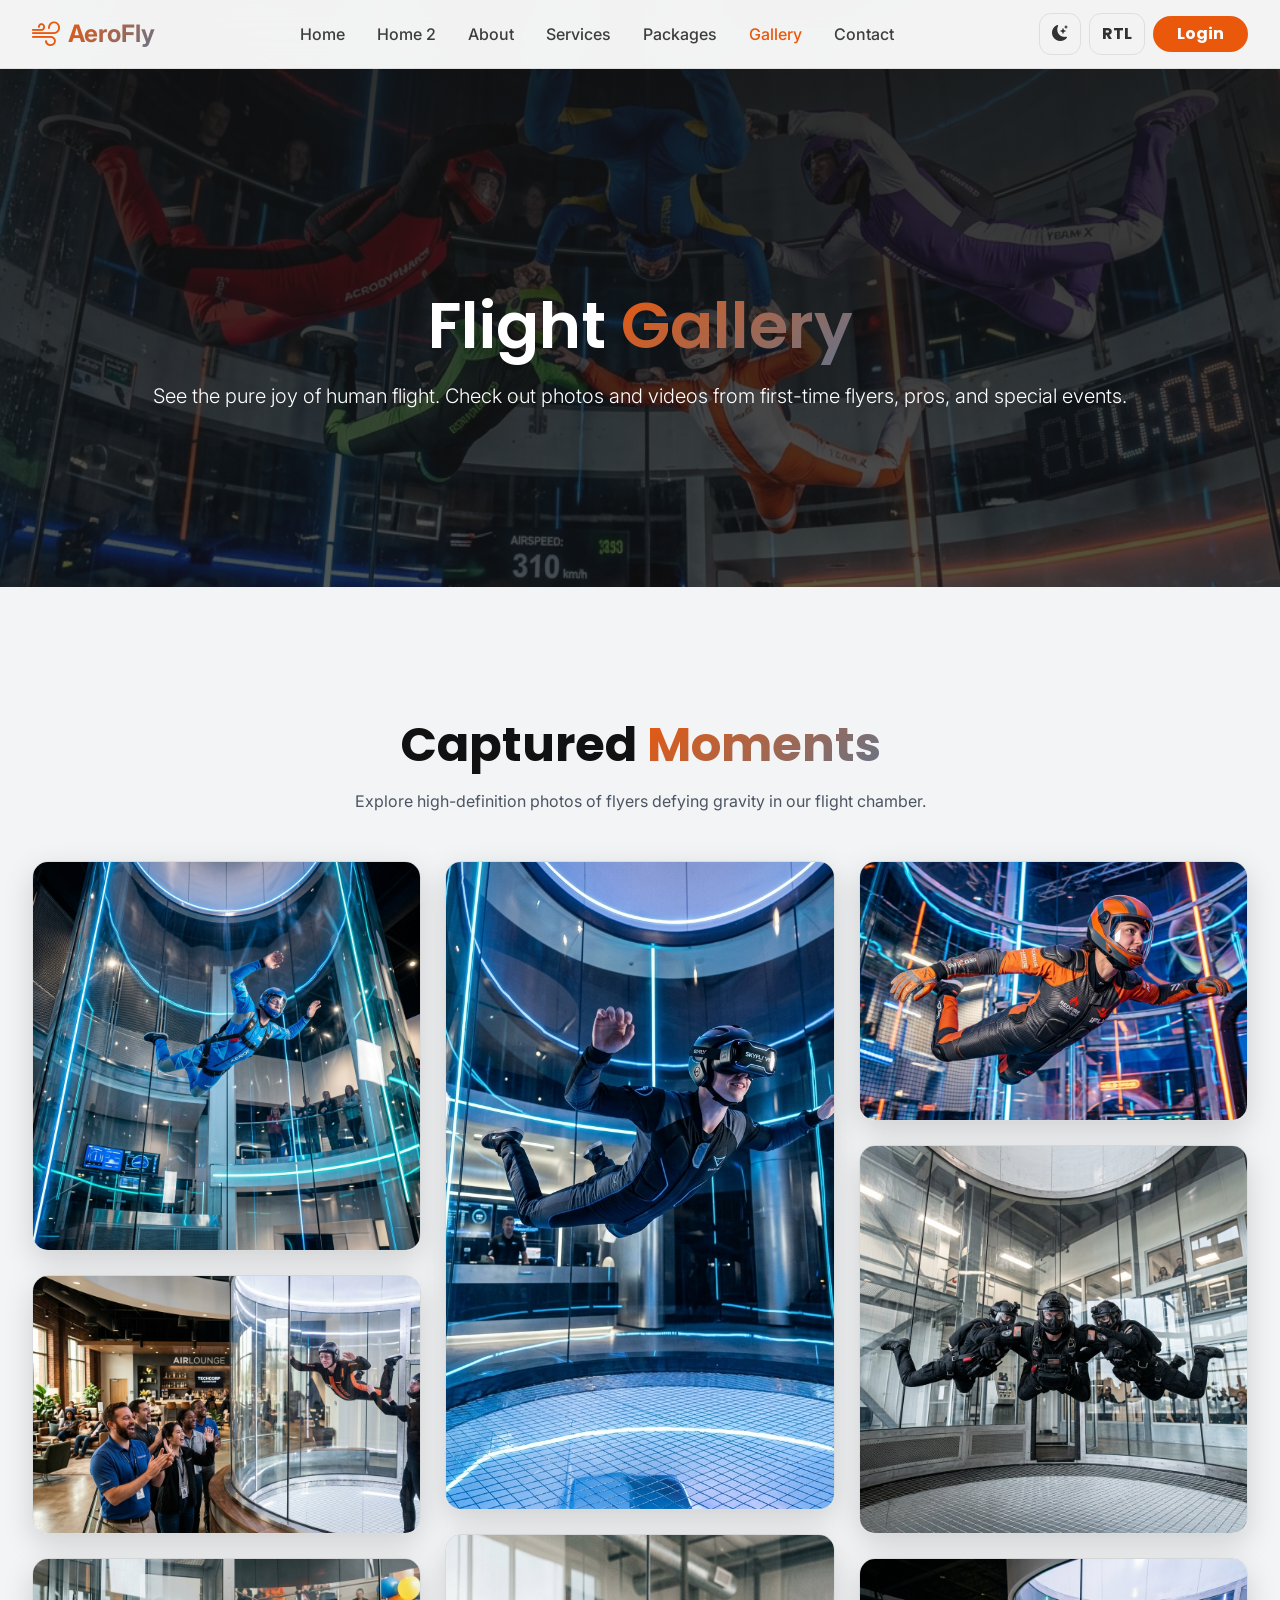
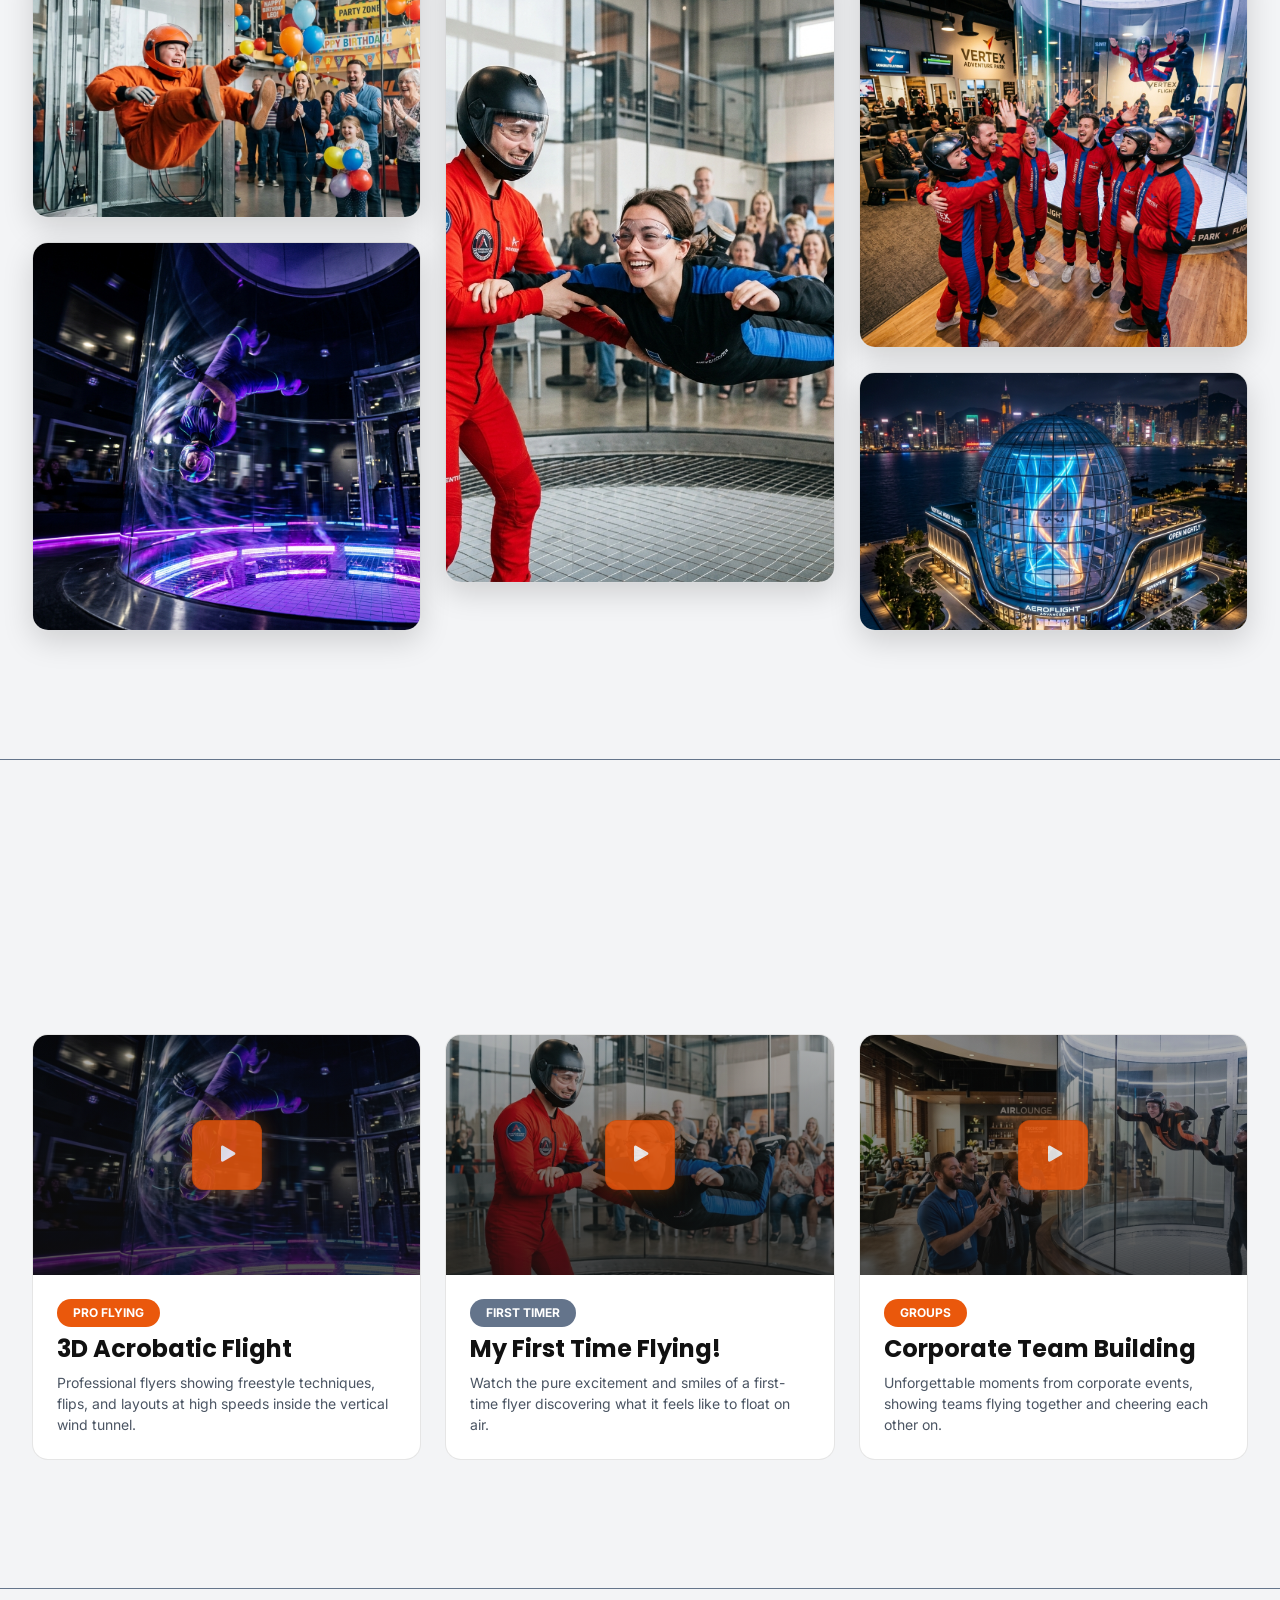
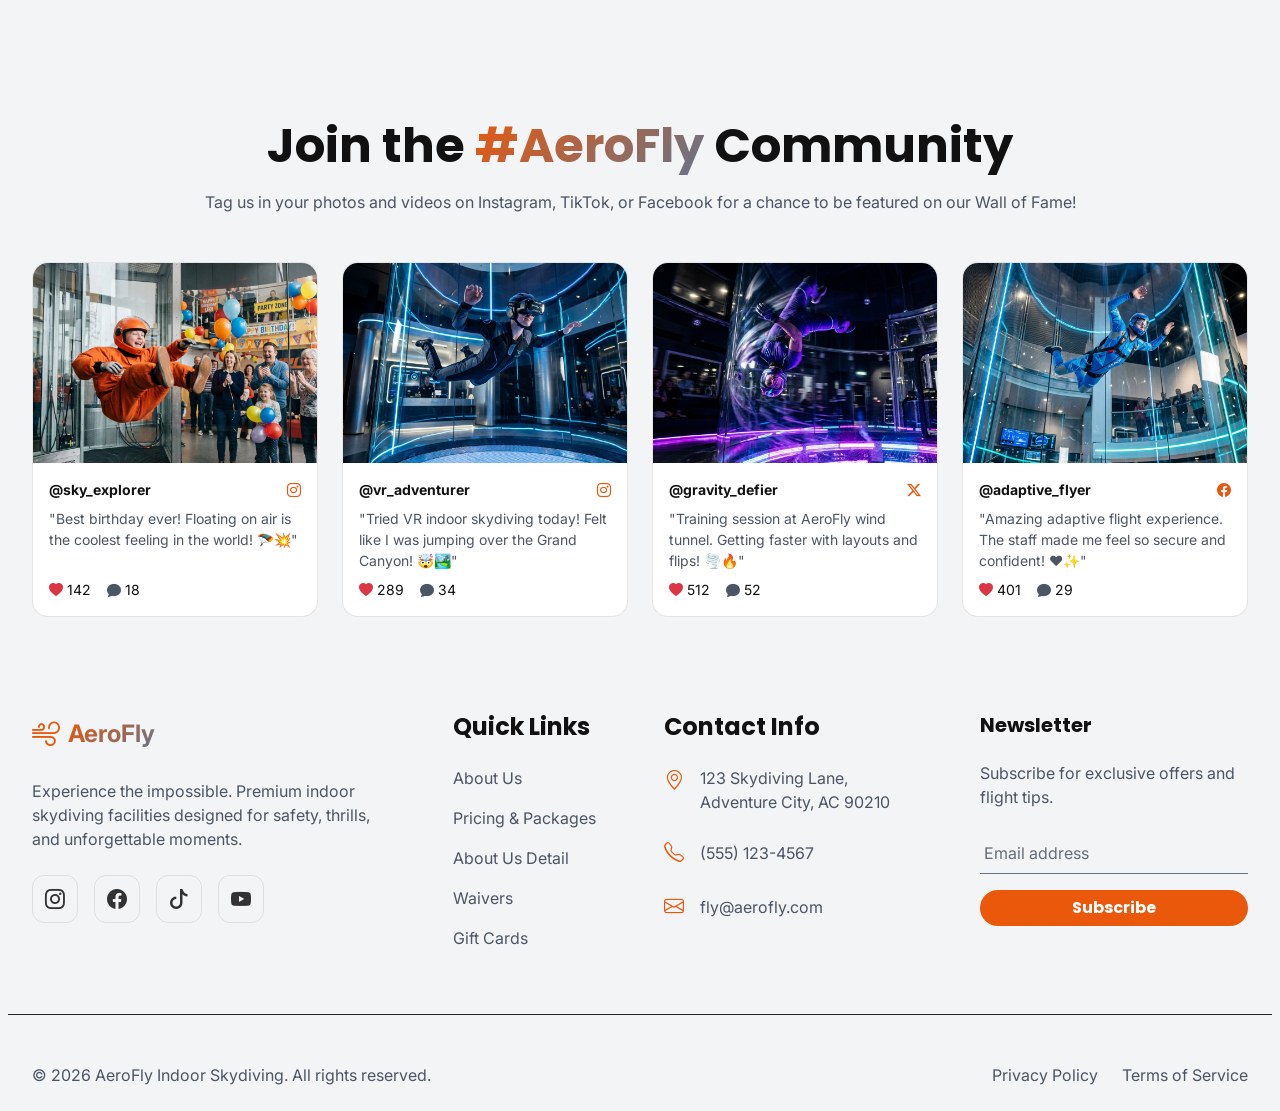
<file: gallery.html>
<!DOCTYPE html>
<html lang="en" data-theme="light">
<head>
    <!-- Immediate Theme & Direction Initialization to prevent Flash/Layout Shift -->
    <script>
        (function() {
            const savedTheme = sessionStorage.getItem('theme') || 'light';
            document.documentElement.setAttribute('data-theme', savedTheme);
            const savedDir = sessionStorage.getItem('dir');
            if (savedDir === 'rtl') {
                document.documentElement.setAttribute('dir', 'rtl');
            } else {
                document.documentElement.removeAttribute('dir');
            }
        })();
    </script>
    <meta charset="UTF-8">
    <meta name="viewport" content="width=device-width, initial-scale=1.0">
    <meta name="description" content="AeroFly Indoor Skydiving photo and video gallery. See our wind tunnel in action.">
    <title>Gallery | AeroFly Indoor Skydiving</title>
    
    <!-- Google Fonts -->
    <link rel="preconnect" href="https://fonts.googleapis.com">
    <link rel="preconnect" href="https://fonts.gstatic.com" crossorigin>
    <link href="https://fonts.googleapis.com/css2?family=Inter:wght@400;500;600&family=Poppins:wght@500;600;700;800&display=swap" rel="stylesheet">
    
    <!-- Bootstrap 5 CSS -->
    <link href="https://cdn.jsdelivr.net/npm/bootstrap@5.3.2/dist/css/bootstrap.min.css" rel="stylesheet">
    
    <!-- Bootstrap Icons -->
    <link rel="stylesheet" href="https://cdn.jsdelivr.net/npm/bootstrap-icons@1.11.1/font/bootstrap-icons.css">

    <!-- Custom CSS -->
    <link rel="stylesheet" href="assets/css/style.css">

    <!-- Favicon -->
    <link rel="icon" type="image/svg+xml" href="assets/images/favicon.svg">
</head>
<body>

    <!-- Header / Navbar -->
    <nav class="navbar navbar-expand-xl fixed-top glass-nav">
        <div class="container">
            <a class="navbar-brand d-inline-flex align-items-center text-decoration-none" href="index.html">
                <i class="bi bi-wind me-2 fs-3 text-primary"></i>
                <span class="fs-4 fw-bold text-gradient">AeroFly</span>
            </a>
            
            <div class="nav-controls d-flex order-xl-last align-items-center">
                <button id="theme-toggle" class="btn btn-icon me-2" aria-label="Toggle Theme">
                    <i class="bi bi-sun-fill"></i>
                </button>
                <button id="rtl-toggle" class="btn btn-icon me-2 fw-bold" aria-label="Toggle RTL">
                    RTL
                </button>
                <a href="login.html" class="btn btn-primary d-none d-xl-inline-flex px-4 fw-bold">Login</a>
                <button class="navbar-toggler d-xl-none ms-2 shadow-none" type="button" data-bs-toggle="offcanvas" data-bs-target="#offcanvasNavbar" aria-controls="offcanvasNavbar" aria-label="Toggle Navigation">
                    <i class="bi bi-list fs-3"></i>
                </button>
            </div>

            <div class="offcanvas offcanvas-end glass-offcanvas" tabindex="-1" id="offcanvasNavbar" aria-labelledby="offcanvasNavbarLabel" data-bs-backdrop="true" data-bs-scroll="false">
                <div class="offcanvas-header border-bottom border-dark">
                    <h5 class="offcanvas-title d-flex align-items-center" id="offcanvasNavbarLabel">
                        <i class="bi bi-wind me-2 fs-3 text-primary"></i>
                        <span class="fs-4 fw-bold text-gradient">AeroFly</span>
                    </h5>
                    <button type="button" class="btn-close shadow-none" data-bs-dismiss="offcanvas" aria-label="Close"></button>
                </div>
                <div class="offcanvas-body">
                    <ul class="navbar-nav justify-content-center flex-grow-1 pe-3">
                        <li class="nav-item mx-2"><a class="nav-link fw-medium" href="index.html">Home</a></li>
                        <li class="nav-item mx-2"><a class="nav-link fw-medium" href="home-2.html">Home 2</a></li>
                        <li class="nav-item mx-2"><a class="nav-link fw-medium" href="about.html">About</a></li>
                        <li class="nav-item mx-2"><a class="nav-link fw-medium" href="services.html">Services</a></li>
                        <li class="nav-item mx-2"><a class="nav-link fw-medium" href="pricing.html">Packages</a></li>
                        <li class="nav-item mx-2"><a class="nav-link active fw-medium" aria-current="page" href="gallery.html">Gallery</a></li>
                        <li class="nav-item mx-2"><a class="nav-link fw-medium" href="contact.html">Contact</a></li>
                        <li class="nav-item mx-2 d-xl-none mt-3">
                            <a href="login.html" class="btn btn-primary w-100">Login</a>
                        </li>
                    </ul>
                </div>
            </div>
        </div>
    </nav>

    <!-- Page Hero -->
    <section class="page-hero pt-10 pb-5 position-relative overflow-hidden">
        <div class="hero-video-wrapper">
            <div class="video-overlay" style="background: linear-gradient(180deg, rgba(17, 17, 17, 0.9) 0%, rgba(17, 17, 17, 0.7) 100%);"></div>
            <img src="assets/images/gallery_hero_bg.png" alt="Gallery Background" class="hero-bg-img">
        </div>
        <div class="container position-relative z-1 pt-5 text-center">
            <h1 class="display-3 fw-bold mb-3">Flight <span class="text-gradient">Gallery</span></h1>
            <p class="lead text-light-muted max-w-2xl mx-auto">See the pure joy of human flight. Check out photos and videos from first-time flyers, pros, and special events.</p>
        </div>
    </section>

    <!-- Photo Gallery -->
    <section id="gallery" class="py-10 bg-dark">
        <div class="container-fluid px-xl-5 px-lg-4 px-3">
            <div class="text-center mb-5 reveal-up">
                <h2 class="display-5 fw-bold mb-3">Captured <span class="text-gradient">Moments</span></h2>
                <p class="text-light-muted max-w-2xl mx-auto px-3">Explore high-definition photos of flyers defying gravity in our flight chamber.</p>
            </div>
            
            <div class="row g-4 reveal-up">
                <!-- Column 1 (Square, Wide, Wide, Square) -->
                <div class="col-md-4 d-flex flex-column gap-4">
                    <!-- Image 1 (Square) -->
                    <div class="gallery-item" style="aspect-ratio: 1 / 1;">
                        <img src="assets/images/hero_wind_tunnel.png" alt="Gallery Image">
                        <div class="gallery-overlay position-absolute top-0 start-0 w-100 h-100 bg-primary-alpha opacity-0 d-flex align-items-center justify-content-center transition-all">
                            <i class="bi bi-zoom-in fs-2 text-white" style="color: #ffffff !important;"></i>
                        </div>
                    </div>
                    <!-- Image 2 (Wide) -->
                    <div class="gallery-item" style="aspect-ratio: 1.5 / 1;">
                        <img src="assets/images/team_building.png" alt="Gallery Image">
                        <div class="gallery-overlay position-absolute top-0 start-0 w-100 h-100 bg-primary-alpha opacity-0 d-flex align-items-center justify-content-center transition-all">
                            <i class="bi bi-zoom-in fs-2 text-white" style="color: #ffffff !important;"></i>
                        </div>
                    </div>
                    <!-- Image 3 (Wide) -->
                    <div class="gallery-item" style="aspect-ratio: 1.5 / 1;">
                        <img src="assets/images/services_birthday.png" alt="Gallery Image">
                        <div class="gallery-overlay position-absolute top-0 start-0 w-100 h-100 bg-primary-alpha opacity-0 d-flex align-items-center justify-content-center transition-all">
                            <i class="bi bi-zoom-in fs-2 text-white" style="color: #ffffff !important;"></i>
                        </div>
                    </div>
                    <!-- Image 4 (Square) -->
                    <div class="gallery-item" style="aspect-ratio: 1 / 1;">
                        <img src="assets/images/pro_flyer.png" alt="Gallery Image">
                        <div class="gallery-overlay position-absolute top-0 start-0 w-100 h-100 bg-primary-alpha opacity-0 d-flex align-items-center justify-content-center transition-all">
                            <i class="bi bi-zoom-in fs-2 text-white" style="color: #ffffff !important;"></i>
                        </div>
                    </div>
                </div>
                
                <!-- Column 2 (Tall, Tall) -->
                <div class="col-md-4 d-flex flex-column gap-4">
                    <!-- Image 5 (Tall) -->
                    <div class="gallery-item" style="aspect-ratio: 1 / 1.666667;">
                        <img src="assets/images/service_vr_skydiving.png" alt="Gallery Image">
                        <div class="gallery-overlay position-absolute top-0 start-0 w-100 h-100 bg-primary-alpha opacity-0 d-flex align-items-center justify-content-center transition-all">
                            <i class="bi bi-zoom-in fs-2 text-white" style="color: #ffffff !important;"></i>
                        </div>
                    </div>
                    <!-- Image 6 (Tall) -->
                    <div class="gallery-item" style="aspect-ratio: 1 / 1.666667;">
                        <img src="assets/images/first_timer_flyer.png" alt="Gallery Image">
                        <div class="gallery-overlay position-absolute top-0 start-0 w-100 h-100 bg-primary-alpha opacity-0 d-flex align-items-center justify-content-center transition-all">
                            <i class="bi bi-zoom-in fs-2 text-white" style="color: #ffffff !important;"></i>
                        </div>
                    </div>
                </div>
                
                <!-- Column 3 (Wide, Square, Square, Wide) -->
                <div class="col-md-4 d-flex flex-column gap-4">
                    <!-- Image 7 (Wide) -->
                    <div class="gallery-item" style="aspect-ratio: 1.5 / 1;">
                        <img src="assets/images/hero_flyer_right.png" alt="Gallery Image">
                        <div class="gallery-overlay position-absolute top-0 start-0 w-100 h-100 bg-primary-alpha opacity-0 d-flex align-items-center justify-content-center transition-all">
                            <i class="bi bi-zoom-in fs-2 text-white" style="color: #ffffff !important;"></i>
                        </div>
                    </div>
                    <!-- Image 8 (Square) -->
                    <div class="gallery-item" style="aspect-ratio: 1 / 1;">
                        <img src="assets/images/service_tactical_military.png" alt="Gallery Image">
                        <div class="gallery-overlay position-absolute top-0 start-0 w-100 h-100 bg-primary-alpha opacity-0 d-flex align-items-center justify-content-center transition-all">
                            <i class="bi bi-zoom-in fs-2 text-white" style="color: #ffffff !important;"></i>
                        </div>
                    </div>
                    <!-- Image 9 (Square) -->
                    <div class="gallery-item" style="aspect-ratio: 1 / 1;">
                        <img src="assets/images/about_cta_bg.png" alt="Gallery Image">
                        <div class="gallery-overlay position-absolute top-0 start-0 w-100 h-100 bg-primary-alpha opacity-0 d-flex align-items-center justify-content-center transition-all">
                            <i class="bi bi-zoom-in fs-2 text-white" style="color: #ffffff !important;"></i>
                        </div>
                    </div>
                    <!-- Image 10 (Wide) -->
                    <div class="gallery-item" style="aspect-ratio: 1.5 / 1;">
                        <img src="assets/images/services_hero_bg.png" alt="Gallery Image">
                        <div class="gallery-overlay position-absolute top-0 start-0 w-100 h-100 bg-primary-alpha opacity-0 d-flex align-items-center justify-content-center transition-all">
                            <i class="bi bi-zoom-in fs-2 text-white" style="color: #ffffff !important;"></i>
                        </div>
                    </div>
                </div>
            </div>
        </div>
    </section>

    <!-- Video Reels Showcase Section -->
    <section class="py-10 bg-darker border-top border-secondary">
        <div class="container">
            <div class="text-center mb-5 reveal-up">
                <h2 class="display-5 fw-bold mb-3">Flight <span class="text-gradient">Highlights</span></h2>
                <p class="text-light-muted max-w-2xl mx-auto">Watch human flight in action. See the agility, precision, and pure adrenaline of tunnel flying.</p>
            </div>
            
            <div class="row g-4 justify-content-center">
                <!-- Video Reel 1 -->
                <div class="col-lg-4 col-md-6 reveal-up" style="transition-delay: 100ms;">
                    <div class="video-card card h-100 bg-dark border border-secondary rounded-4 overflow-hidden position-relative hover-lift">
                        <div class="position-relative" style="height: 240px; overflow: hidden;">
                            <img src="assets/images/pro_flyer.png" class="w-100 h-100 object-fit-cover" alt="Video Cover">
                            <div class="video-overlay position-absolute top-0 start-0 w-100 h-100 bg-dark-alpha d-flex align-items-center justify-content-center transition-all" style="background: rgba(0, 0, 0, 0.4);">
                                <button class="btn btn-primary btn-icon rounded-circle d-flex align-items-center justify-content-center play-btn" style="width: 70px; height: 70px; font-size: 1.8rem;" aria-label="Play Video">
                                    <i class="bi bi-play-fill ms-1"></i>
                                </button>
                            </div>
                        </div>
                        <div class="card-body p-4">
                            <span class="badge bg-primary text-white mb-2 px-3 py-2 rounded-pill small">PRO FLYING</span>
                            <h4 class="fw-bold text-white mb-2">3D Acrobatic Flight</h4>
                            <p class="text-light-muted small mb-0">Professional flyers showing freestyle techniques, flips, and layouts at high speeds inside the vertical wind tunnel.</p>
                        </div>
                    </div>
                </div>

                <!-- Video Reel 2 -->
                <div class="col-lg-4 col-md-6 reveal-up" style="transition-delay: 200ms;">
                    <div class="video-card card h-100 bg-dark border border-secondary rounded-4 overflow-hidden position-relative hover-lift">
                        <div class="position-relative" style="height: 240px; overflow: hidden;">
                            <img src="assets/images/first_timer_flyer.png" class="w-100 h-100 object-fit-cover" alt="Video Cover">
                            <div class="video-overlay position-absolute top-0 start-0 w-100 h-100 bg-dark-alpha d-flex align-items-center justify-content-center transition-all" style="background: rgba(0, 0, 0, 0.4);">
                                <button class="btn btn-primary btn-icon rounded-circle d-flex align-items-center justify-content-center play-btn" style="width: 70px; height: 70px; font-size: 1.8rem;" aria-label="Play Video">
                                    <i class="bi bi-play-fill ms-1"></i>
                                </button>
                            </div>
                        </div>
                        <div class="card-body p-4">
                            <span class="badge bg-secondary text-white mb-2 px-3 py-2 rounded-pill small">FIRST TIMER</span>
                            <h4 class="fw-bold text-white mb-2">My First Time Flying!</h4>
                            <p class="text-light-muted small mb-0">Watch the pure excitement and smiles of a first-time flyer discovering what it feels like to float on air.</p>
                        </div>
                    </div>
                </div>

                <!-- Video Reel 3 -->
                <div class="col-lg-4 col-md-6 reveal-up" style="transition-delay: 300ms;">
                    <div class="video-card card h-100 bg-dark border border-secondary rounded-4 overflow-hidden position-relative hover-lift">
                        <div class="position-relative" style="height: 240px; overflow: hidden;">
                            <img src="assets/images/team_building.png" class="w-100 h-100 object-fit-cover" alt="Video Cover">
                            <div class="video-overlay position-absolute top-0 start-0 w-100 h-100 bg-dark-alpha d-flex align-items-center justify-content-center transition-all" style="background: rgba(0, 0, 0, 0.4);">
                                <button class="btn btn-primary btn-icon rounded-circle d-flex align-items-center justify-content-center play-btn" style="width: 70px; height: 70px; font-size: 1.8rem;" aria-label="Play Video">
                                    <i class="bi bi-play-fill ms-1"></i>
                                </button>
                            </div>
                        </div>
                        <div class="card-body p-4">
                            <span class="badge bg-primary text-white mb-2 px-3 py-2 rounded-pill small">GROUPS</span>
                            <h4 class="fw-bold text-white mb-2">Corporate Team Building</h4>
                            <p class="text-light-muted small mb-0">Unforgettable moments from corporate events, showing teams flying together and cheering each other on.</p>
                        </div>
                    </div>
                </div>
            </div>
        </div>
    </section>

    <!-- Social Media Wall Section -->
    <section class="pt-10 pb-5 bg-dark border-top border-secondary">
        <div class="container">
            <div class="text-center mb-5 reveal-up">
                <h2 class="display-5 fw-bold mb-3">Join the <span class="text-gradient">#AeroFly</span> Community</h2>
                <p class="text-light-muted max-w-2xl mx-auto">Tag us in your photos and videos on Instagram, TikTok, or Facebook for a chance to be featured on our Wall of Fame!</p>
            </div>
            
            <div class="row g-4">
                <!-- Social Post 1 -->
                <div class="col-lg-3 col-md-6 reveal-up" style="transition-delay: 100ms;">
                    <div class="card h-100 bg-dark border border-secondary rounded-4 overflow-hidden hover-lift">
                        <div class="position-relative" style="height: 200px; overflow: hidden;">
                            <img src="assets/images/services_birthday.png" class="w-100 h-100 object-fit-cover" alt="Social Post">
                        </div>
                        <div class="card-body p-3 d-flex flex-column">
                            <div class="d-flex align-items-center justify-content-between mb-2">
                                <span class="fw-bold text-white small">@sky_explorer</span>
                                <span class="text-primary small d-inline-flex align-items-center"><i class="bi bi-instagram"></i></span>
                            </div>
                            <p class="text-light-muted small mb-2">"Best birthday ever! Floating on air is the coolest feeling in the world! 🪂💥"</p>
                            <div class="d-flex align-items-center text-muted small mt-auto">
                                <i class="bi bi-heart-fill text-danger me-1"></i> <span class="text-white me-3">142</span>
                                <i class="bi bi-chat-fill me-1"></i> <span class="text-white">18</span>
                            </div>
                        </div>
                    </div>
                </div>

                <!-- Social Post 2 -->
                <div class="col-lg-3 col-md-6 reveal-up" style="transition-delay: 200ms;">
                    <div class="card h-100 bg-dark border border-secondary rounded-4 overflow-hidden hover-lift">
                        <div class="position-relative" style="height: 200px; overflow: hidden;">
                            <img src="assets/images/service_vr_skydiving.png" class="w-100 h-100 object-fit-cover" alt="Social Post">
                        </div>
                        <div class="card-body p-3 d-flex flex-column">
                            <div class="d-flex align-items-center justify-content-between mb-2">
                                <span class="fw-bold text-white small">@vr_adventurer</span>
                                <span class="text-primary small d-inline-flex align-items-center"><i class="bi bi-instagram"></i></span>
                            </div>
                            <p class="text-light-muted small mb-2">"Tried VR indoor skydiving today! Felt like I was jumping over the Grand Canyon! 🤯🏞️"</p>
                            <div class="d-flex align-items-center text-muted small mt-auto">
                                <i class="bi bi-heart-fill text-danger me-1"></i> <span class="text-white me-3">289</span>
                                <i class="bi bi-chat-fill me-1"></i> <span class="text-white">34</span>
                            </div>
                        </div>
                    </div>
                </div>

                <!-- Social Post 3 -->
                <div class="col-lg-3 col-md-6 reveal-up" style="transition-delay: 300ms;">
                    <div class="card h-100 bg-dark border border-secondary rounded-4 overflow-hidden hover-lift">
                        <div class="position-relative" style="height: 200px; overflow: hidden;">
                            <img src="assets/images/pro_flyer.png" class="w-100 h-100 object-fit-cover" alt="Social Post">
                        </div>
                        <div class="card-body p-3 d-flex flex-column">
                            <div class="d-flex align-items-center justify-content-between mb-2">
                                <span class="fw-bold text-white small">@gravity_defier</span>
                                <span class="text-primary small d-inline-flex align-items-center"><i class="bi bi-twitter-x"></i></span>
                            </div>
                            <p class="text-light-muted small mb-2">"Training session at AeroFly wind tunnel. Getting faster with layouts and flips! 🌪️🔥"</p>
                            <div class="d-flex align-items-center text-muted small mt-auto">
                                <i class="bi bi-heart-fill text-danger me-1"></i> <span class="text-white me-3">512</span>
                                <i class="bi bi-chat-fill me-1"></i> <span class="text-white">52</span>
                            </div>
                        </div>
                    </div>
                </div>

                <!-- Social Post 4 -->
                <div class="col-lg-3 col-md-6 reveal-up" style="transition-delay: 400ms;">
                    <div class="card h-100 bg-dark border border-secondary rounded-4 overflow-hidden hover-lift">
                        <div class="position-relative" style="height: 200px; overflow: hidden;">
                            <img src="assets/images/service_adaptive_flight.png" class="w-100 h-100 object-fit-cover" alt="Social Post">
                        </div>
                        <div class="card-body p-3 d-flex flex-column">
                            <div class="d-flex align-items-center justify-content-between mb-2">
                                <span class="fw-bold text-white small">@adaptive_flyer</span>
                                <span class="text-primary small d-inline-flex align-items-center"><i class="bi bi-facebook"></i></span>
                            </div>
                            <p class="text-light-muted small mb-2">"Amazing adaptive flight experience. The staff made me feel so secure and confident! ❤️✨"</p>
                            <div class="d-flex align-items-center text-muted small mt-auto">
                                <i class="bi bi-heart-fill text-danger me-1"></i> <span class="text-white me-3">401</span>
                                <i class="bi bi-chat-fill me-1"></i> <span class="text-white">29</span>
                            </div>
                        </div>
                    </div>
                </div>
            </div>
        </div>
    </section>

    <!-- Footer -->
    <footer class="bg-darker pt-5 pb-4 position-relative">
        <div class="container">
            <div class="row g-5 mb-5 pb-5 border-bottom border-dark">
                <div class="col-md-6 col-xl-4 pe-xl-5">
                    <a class="navbar-brand d-inline-flex align-items-center text-decoration-none mb-4" href="index.html">
                        <i class="bi bi-wind me-2 fs-3 text-primary"></i>
                        <span class="fs-4 fw-bold text-gradient">AeroFly</span>
                    </a>
                    <p class="text-light-muted mb-4 fs-6">Experience the impossible. Premium indoor skydiving facilities
                        designed for safety, thrills, and unforgettable moments.</p>
                    <div class="social-links d-flex gap-3">
                        <a href="#"
                            class="btn btn-icon btn-outline-secondary rounded-circle text-white border-secondary hover-bg-primary"><i
                                class="bi bi-instagram fs-5"></i></a>
                        <a href="#"
                            class="btn btn-icon btn-outline-secondary rounded-circle text-white border-secondary hover-bg-primary"><i
                                class="bi bi-facebook fs-5"></i></a>
                        <a href="#"
                            class="btn btn-icon btn-outline-secondary rounded-circle text-white border-secondary hover-bg-primary"><i
                                class="bi bi-tiktok fs-5"></i></a>
                        <a href="#"
                            class="btn btn-icon btn-outline-secondary rounded-circle text-white border-secondary hover-bg-primary"><i
                                class="bi bi-youtube fs-5"></i></a>
                    </div>
                </div>
                <div class="col-md-6 col-xl-2 mt-5 mt-md-0 mt-xl-5">
                    <h5 class="text-white fw-bold mb-4 fs-4">Quick Links</h5>
                    <ul class="list-unstyled footer-links">
                        <li class="mb-3"><a href="index.html#about"
                                class="text-light-muted text-decoration-none hover-text-primary transition-all">About
                                Us</a></li>
                        <li class="mb-3"><a href="pricing.html"
                                class="text-light-muted text-decoration-none hover-text-primary transition-all">Pricing
                                & Packages</a></li>
                        <li class="mb-3"><a href="about.html"
                                class="text-light-muted text-decoration-none hover-text-primary transition-all">About Us
                                Detail</a></li>
                        <li class="mb-3"><a href="#"
                                class="text-light-muted text-decoration-none hover-text-primary transition-all">Waivers</a>
                        </li>
                        <li class="mb-3"><a href="#"
                                class="text-light-muted text-decoration-none hover-text-primary transition-all">Gift
                                Cards</a></li>
                    </ul>
                </div>
                <div class="col-md-6 col-xl-3 mt-5">
                    <h5 class="text-white fw-bold mb-4 fs-4">Contact Info</h5>
                    <ul class="list-unstyled text-light-muted">
                        <li class="mb-4 d-flex align-items-start"><i class="bi bi-geo-alt fs-5 text-primary me-3"></i>
                            <span>123 Skydiving Lane,<br>Adventure City, AC 90210</span></li>
                        <li class="mb-4 d-flex align-items-center"><i
                                class="bi bi-telephone fs-5 text-primary me-3"></i> <span>(555) 123-4567</span></li>
                        <li class="mb-4 d-flex align-items-center"><i class="bi bi-envelope fs-5 text-primary me-3"></i>
                            <span>fly@aerofly.com</span></li>
                    </ul>
                </div>
                <div class="col-md-6 col-xl-3 mt-5">
                    <h5 class="fw-bold mb-4 fs-5" style="color: var(--text-main);">Newsletter</h5>
                    <p class="text-light-muted mb-4">Subscribe for exclusive offers and flight tips.</p>
                    <form class="d-flex flex-column gap-3" action="#" method="POST">
                        <input type="email" class="bg-transparent border-0 border-bottom border-secondary py-2 px-1 text-main-theme" placeholder="Email address" style="outline: none; color: var(--text-main);" required>
                        <button type="submit" class="btn btn-primary fw-bold py-2.5 w-100">Subscribe</button>
                    </form>
                </div>
            </div>

            <div class="d-flex flex-column flex-md-row justify-content-between align-items-center">
                <p class="text-muted mb-3 mb-md-0">&copy; 2026 AeroFly Indoor Skydiving. All rights reserved.</p>
                <div class="d-flex gap-4">
                    <a href="#" class="text-muted text-decoration-none hover-text-white transition-all">Privacy
                        Policy</a>
                    <a href="#" class="text-muted text-decoration-none hover-text-white transition-all">Terms of
                        Service</a>
                </div>
            </div>
        </div>
        <button id="backToTop"
            class="btn btn-primary rounded-circle shadow-glow position-fixed bottom-0 end-0 m-4 me-xl-5 mb-xl-5 d-flex align-items-center justify-content-center"
            style="width: 50px; height: 50px; opacity: 0; pointer-events: none; transition: all 0.3s ease; z-index: 9999;"
            aria-label="Back to top">
            <i class="bi bi-arrow-up fs-4"></i>
        </button>
    </footer>

    <!-- Bootstrap Bundle with Popper -->
    <script src="https://cdn.jsdelivr.net/npm/bootstrap@5.3.2/dist/js/bootstrap.bundle.min.js"></script>
    
    <!-- Custom JS -->
    <script src="assets/js/main.js"></script>
</body>
</html>
</file>
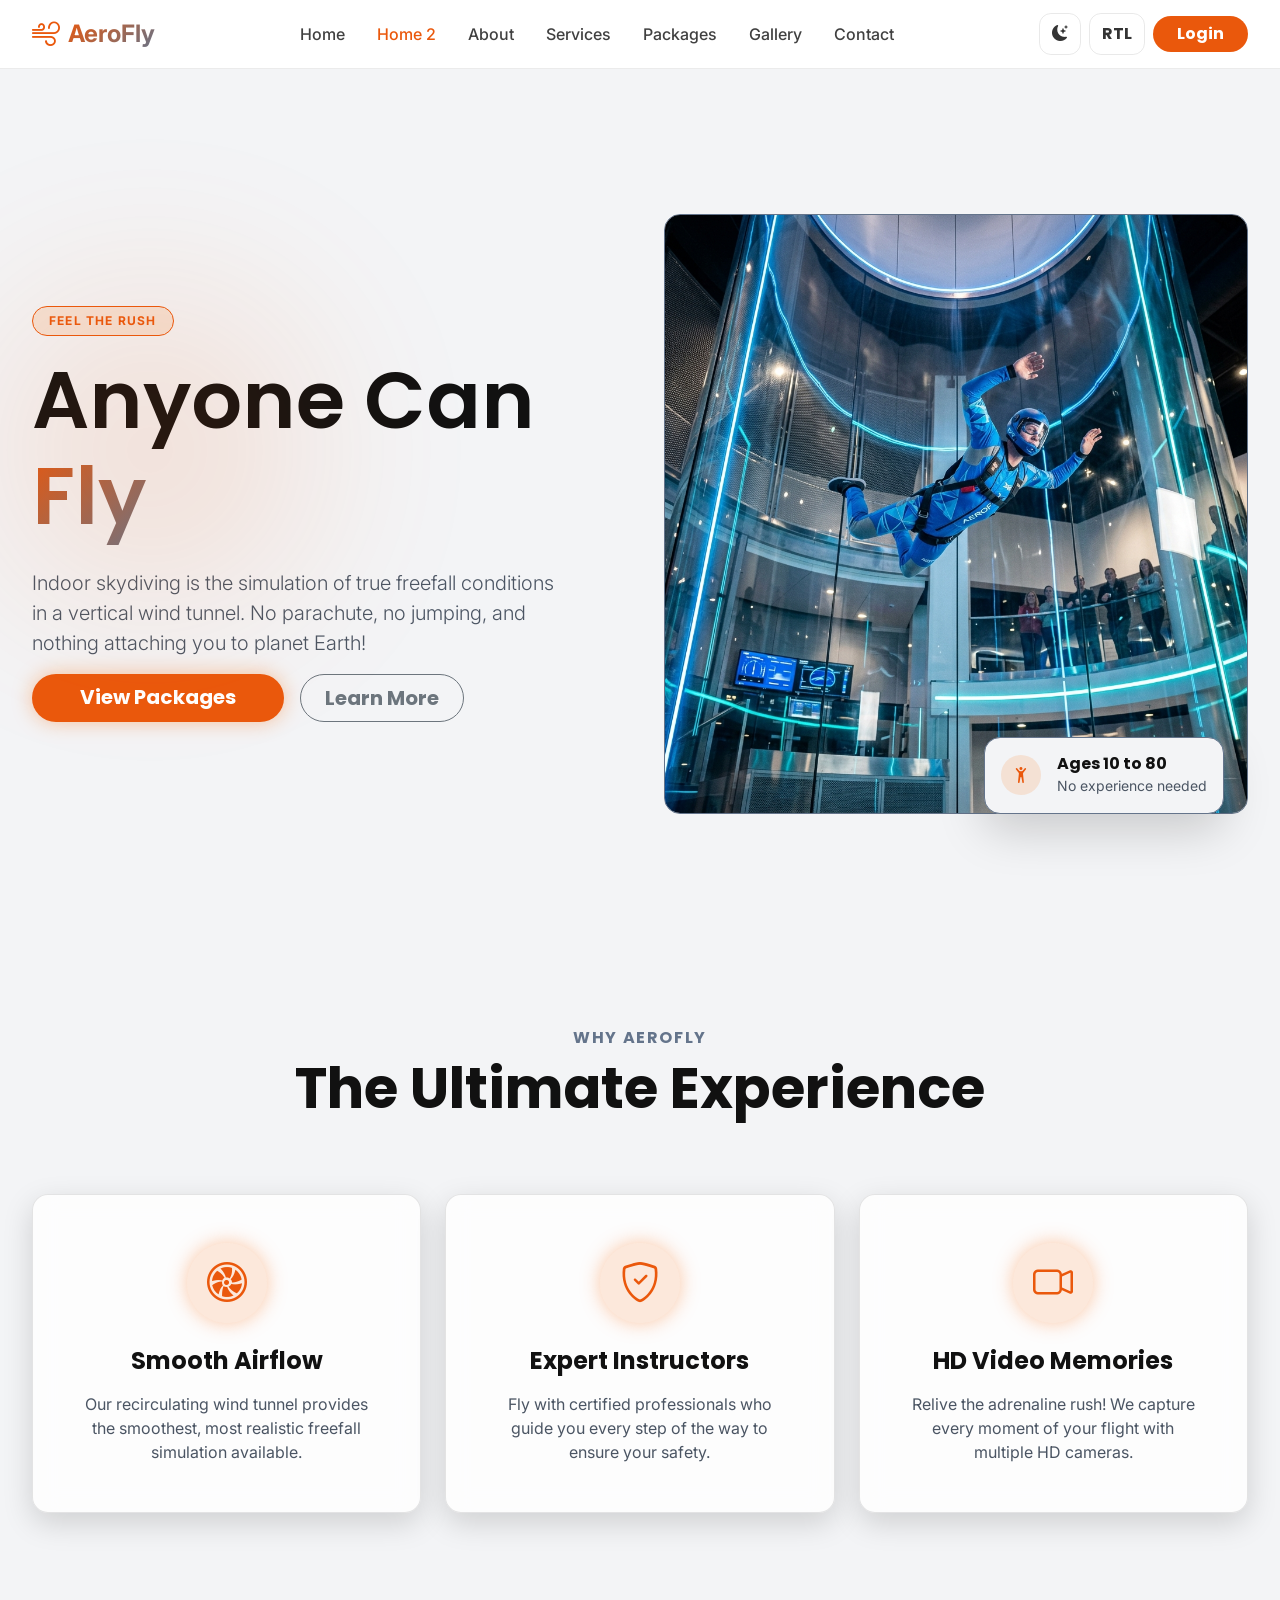
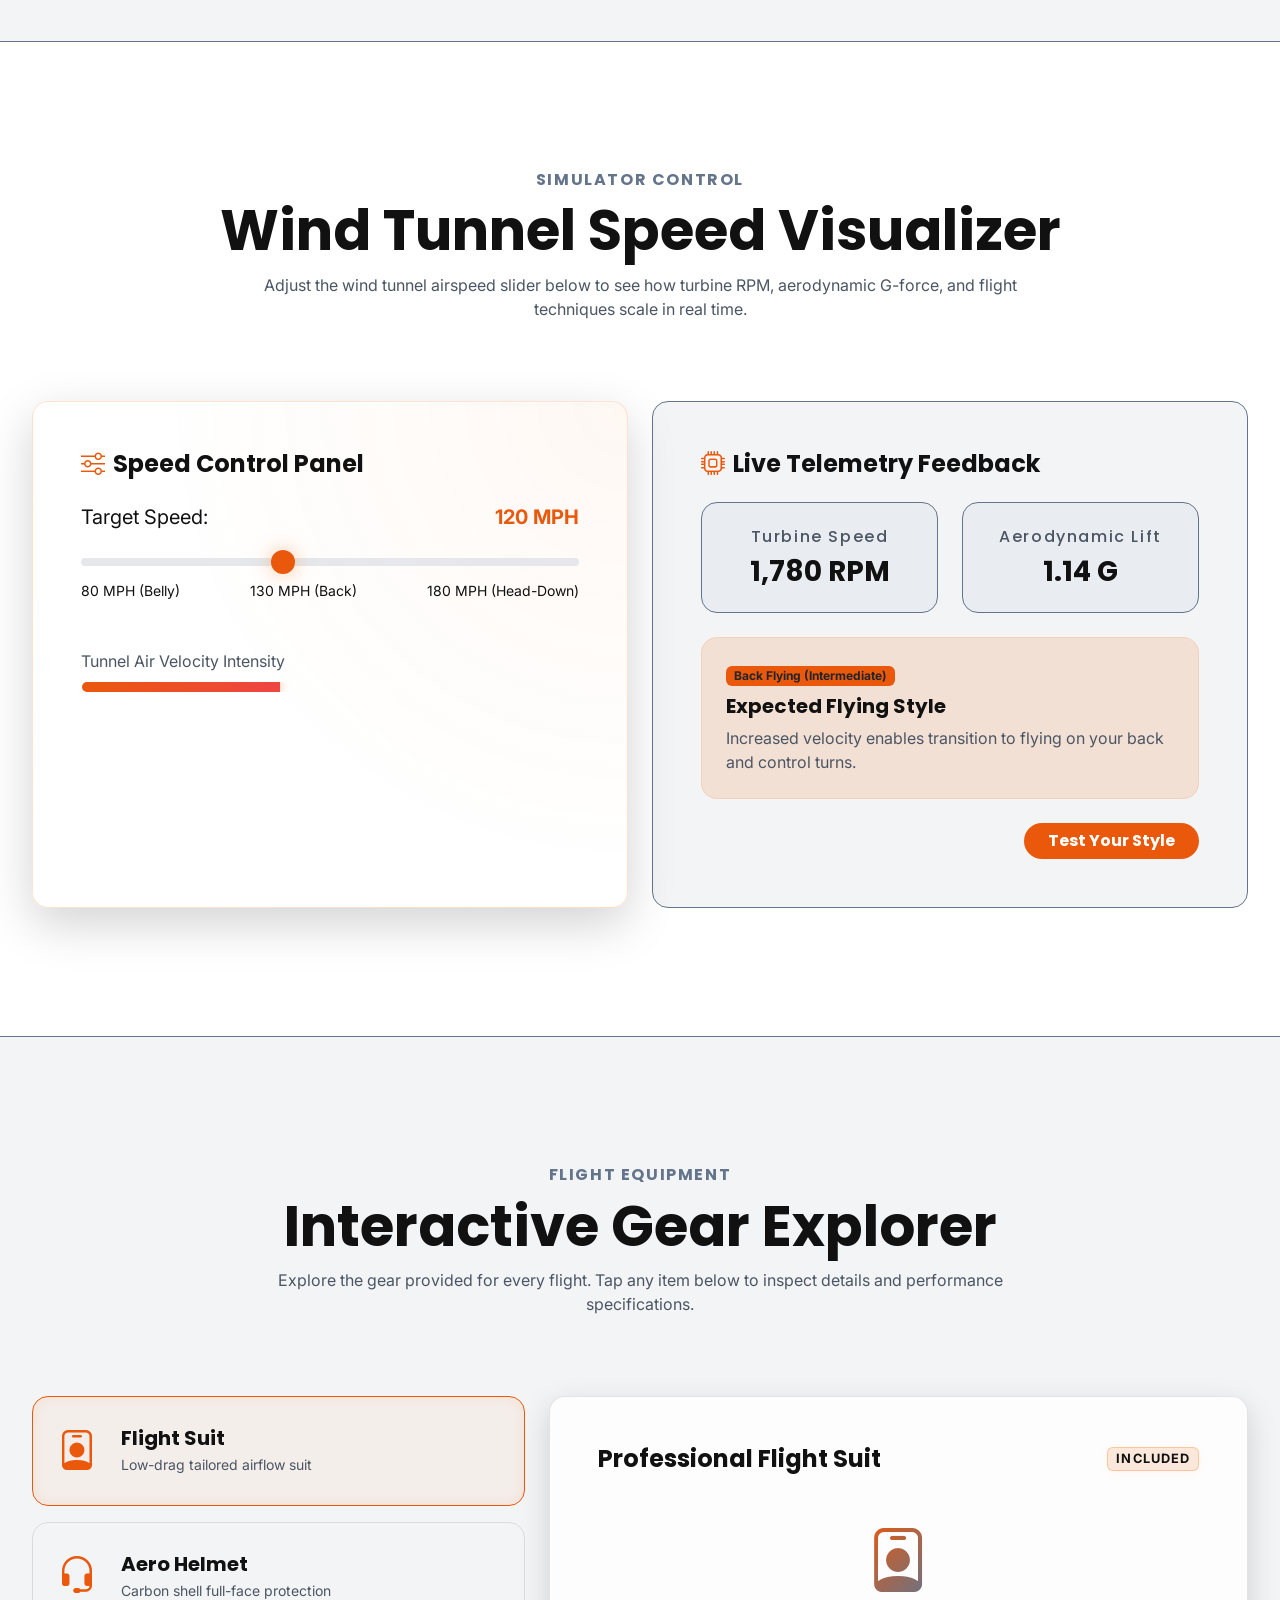
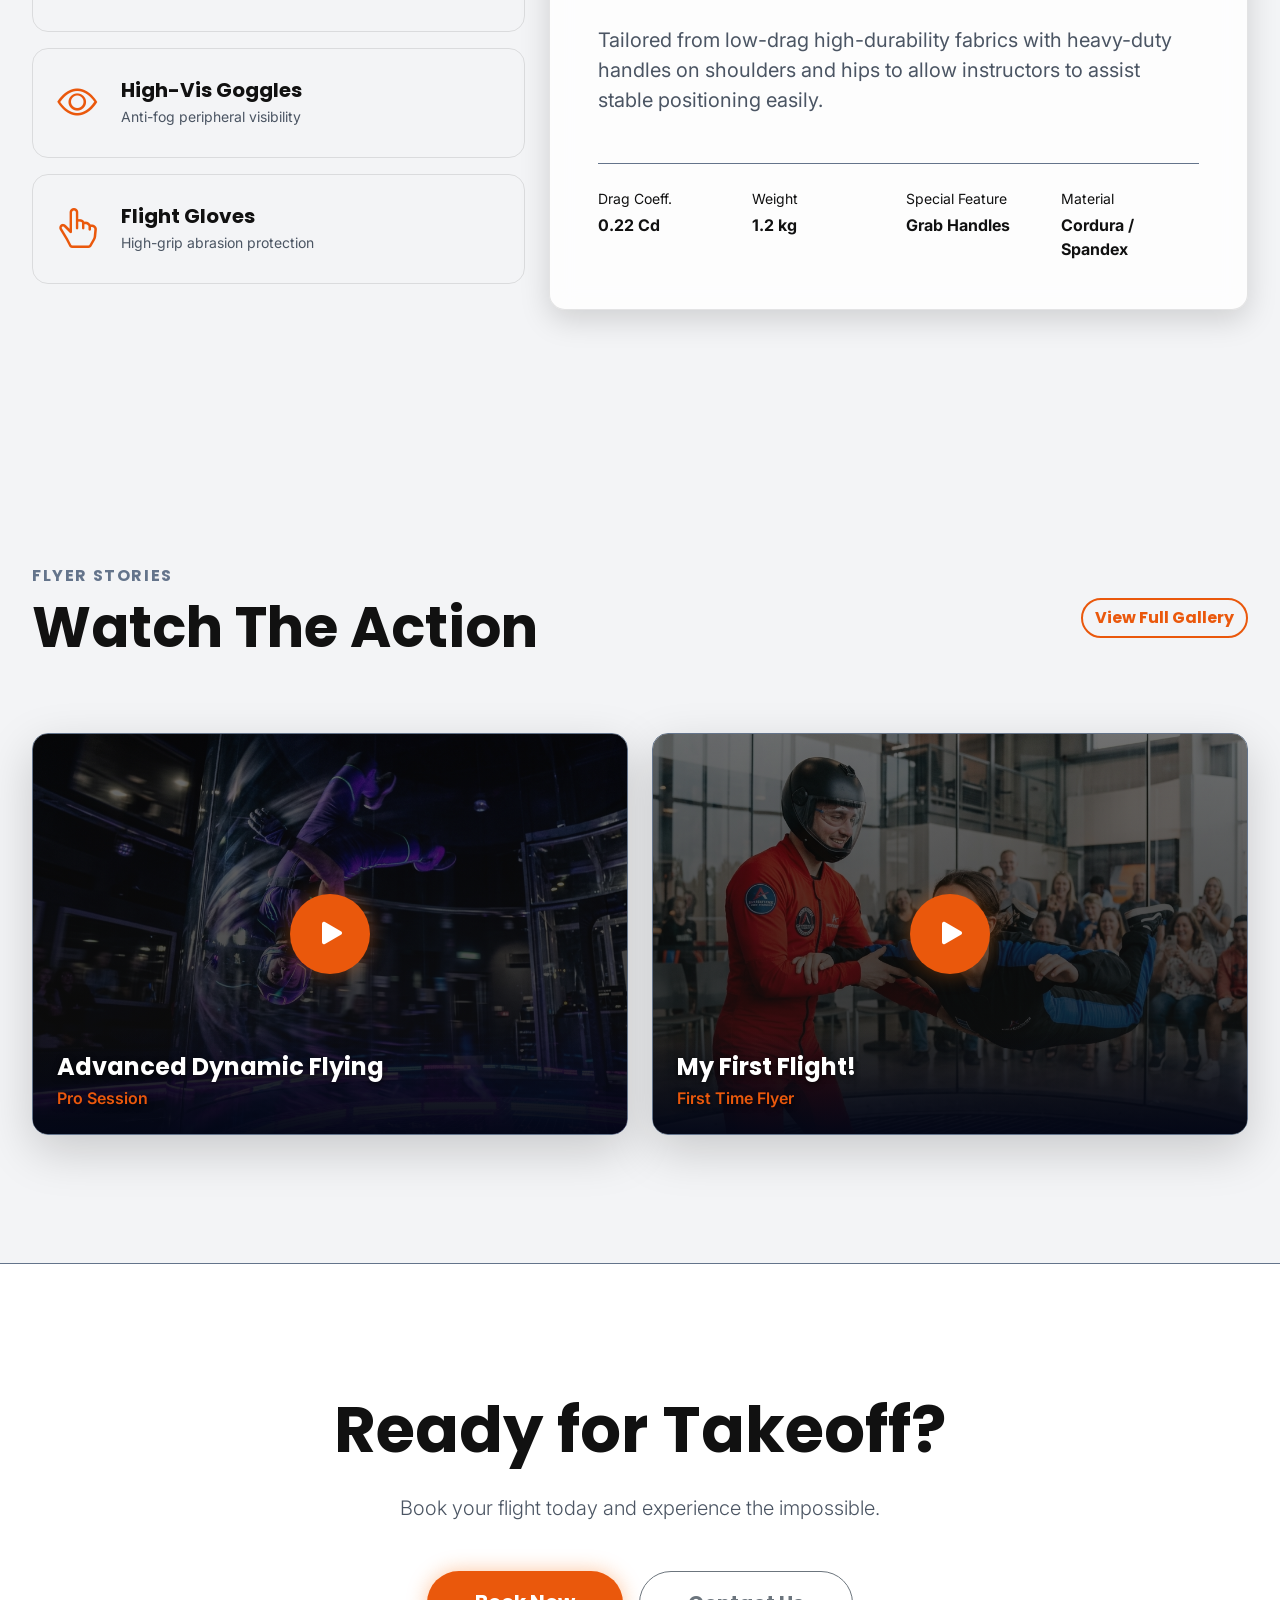
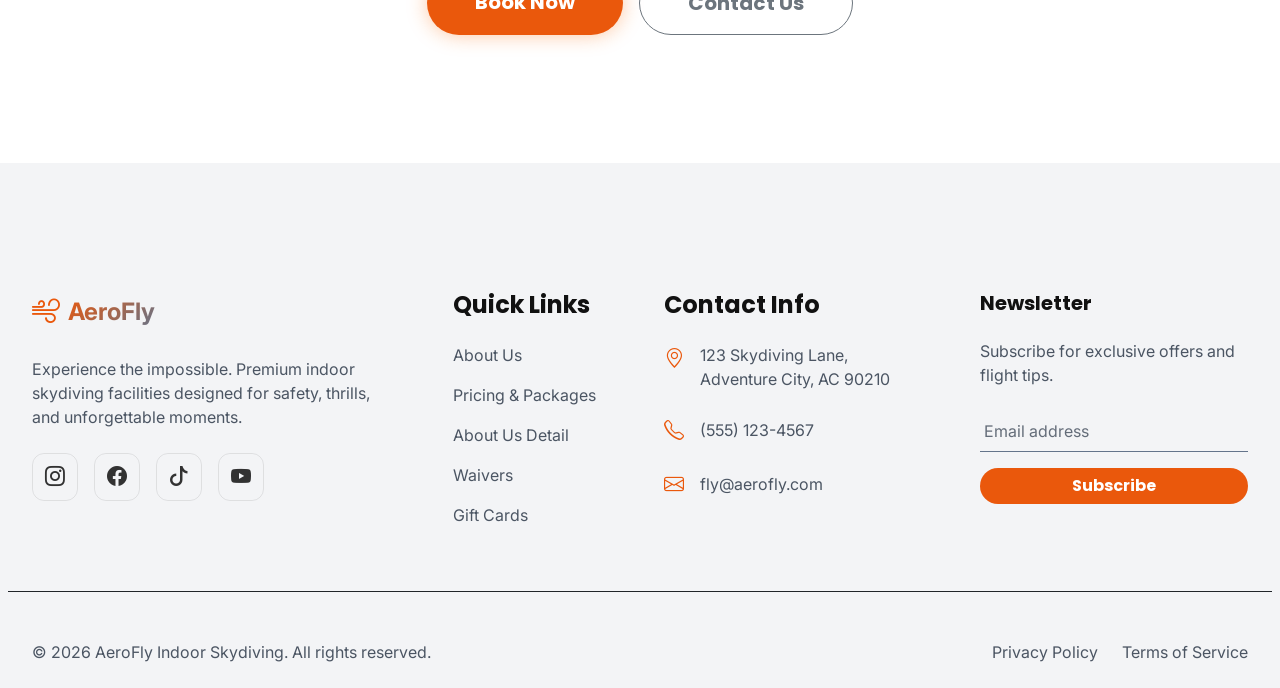
<file: home-2.html>
<!DOCTYPE html>
<html lang="en" data-theme="light">

<head>
    <!-- Immediate Theme & Direction Initialization to prevent Flash/Layout Shift -->
    <script>
        (function () {
            const savedTheme = sessionStorage.getItem('theme') || 'light';
            document.documentElement.setAttribute('data-theme', savedTheme);
            const savedDir = sessionStorage.getItem('dir');
            if (savedDir === 'rtl') {
                document.documentElement.setAttribute('dir', 'rtl');
            } else {
                document.documentElement.removeAttribute('dir');
            }
        })();
    </script>
    <meta charset="UTF-8">
    <meta name="viewport" content="width=device-width, initial-scale=1.0">
    <meta name="description"
        content="Experience the thrill of human flight in a safe, state-of-the-art indoor skydiving wind tunnel.">
    <title>AeroFly | Indoor Skydiving Experience (Home 2)</title>

    <!-- Google Fonts -->
    <link rel="preconnect" href="https://fonts.googleapis.com">
    <link rel="preconnect" href="https://fonts.gstatic.com" crossorigin>
    <link
        href="https://fonts.googleapis.com/css2?family=Inter:wght@400;500;600&family=Poppins:wght@500;600;700;800&display=swap"
        rel="stylesheet">

    <!-- Bootstrap 5 CSS -->
    <link href="https://cdn.jsdelivr.net/npm/bootstrap@5.3.2/dist/css/bootstrap.min.css" rel="stylesheet">

    <!-- Bootstrap Icons -->
    <link rel="stylesheet" href="https://cdn.jsdelivr.net/npm/bootstrap-icons@1.11.1/font/bootstrap-icons.css">

    <!-- Custom CSS -->
    <link rel="stylesheet" href="assets/css/style.css">

    <!-- Favicon -->
    <link rel="icon" type="image/svg+xml" href="assets/images/favicon.svg">
</head>

<body>

    <!-- Header / Navbar -->
    <nav class="navbar navbar-expand-xl fixed-top glass-nav">
        <div class="container">
            <a class="navbar-brand d-inline-flex align-items-center text-decoration-none" href="index.html">
                <i class="bi bi-wind me-2 fs-3 text-primary"></i>
                <span class="fs-4 fw-bold text-gradient">AeroFly</span>
            </a>

            <div class="nav-controls d-flex order-xl-last align-items-center">
                <button id="theme-toggle" class="btn btn-icon me-2" aria-label="Toggle Theme">
                    <i class="bi bi-sun-fill"></i>
                </button>
                <button id="rtl-toggle" class="btn btn-icon me-2 fw-bold" aria-label="Toggle RTL">
                    RTL
                </button>
                <a href="login.html" class="btn btn-primary d-none d-xl-inline-flex px-4 fw-bold">Login</a>
                <button class="navbar-toggler d-xl-none ms-2 shadow-none" type="button" data-bs-toggle="offcanvas"
                    data-bs-target="#offcanvasNavbar" aria-controls="offcanvasNavbar" aria-label="Toggle Navigation">
                    <i class="bi bi-list fs-3"></i>
                </button>
            </div>

            <div class="offcanvas offcanvas-end glass-offcanvas" tabindex="-1" id="offcanvasNavbar"
                aria-labelledby="offcanvasNavbarLabel" data-bs-backdrop="true" data-bs-scroll="false">
                <div class="offcanvas-header border-bottom border-dark">
                    <h5 class="offcanvas-title d-flex align-items-center" id="offcanvasNavbarLabel">
                        <i class="bi bi-wind me-2 fs-3 text-primary"></i>
                        <span class="fs-4 fw-bold text-gradient">AeroFly</span>
                    </h5>
                    <button type="button" class="btn-close shadow-none" data-bs-dismiss="offcanvas"
                        aria-label="Close"></button>
                </div>
                <div class="offcanvas-body">
                    <ul class="navbar-nav justify-content-center flex-grow-1 pe-3">
                        <li class="nav-item mx-2"><a class="nav-link fw-medium" href="index.html">Home</a></li>
                        <li class="nav-item mx-2"><a class="nav-link active fw-medium" aria-current="page"
                                href="home-2.html">Home 2</a></li>
                        <li class="nav-item mx-2"><a class="nav-link fw-medium" href="about.html">About</a></li>
                        <li class="nav-item mx-2"><a class="nav-link fw-medium" href="services.html">Services</a></li>
                        <li class="nav-item mx-2"><a class="nav-link fw-medium" href="pricing.html">Packages</a></li>
                        <li class="nav-item mx-2"><a class="nav-link fw-medium" href="gallery.html">Gallery</a></li>
                        <li class="nav-item mx-2"><a class="nav-link fw-medium" href="contact.html">Contact</a></li>
                        <li class="nav-item mx-2 d-xl-none mt-3">
                            <a href="login.html" class="btn btn-primary w-100">Login</a>
                        </li>
                    </ul>
                </div>
            </div>
        </div>
    </nav>

    <!-- 1. Split Hero Section (Home 2 Variation) -->
    <section class="hero-section d-flex align-items-center bg-darker pt-10 pb-5 pb-lg-10" style="min-height: 100vh;">
        <div class="container pt-5">
            <div class="row align-items-center g-5">
                <div class="col-lg-6 reveal-left">
                    <span
                        class="badge bg-primary-alpha text-primary mb-3 px-3 py-2 rounded-pill fw-bold tracking-wide border border-primary">FEEL
                        THE RUSH</span>
                    <h1 class="display-1 fw-bold mb-4">Anyone Can <span class="text-gradient">Fly</span></h1>
                    <p class="lead mb-3 text-light-muted pe-lg-5">Indoor skydiving is the simulation of true freefall
                        conditions in a vertical wind tunnel. No parachute, no jumping, and nothing attaching you to
                        planet Earth!</p>
                    <div class="d-flex flex-wrap gap-3">
                        <a href="pricing.html" class="btn btn-primary btn-lg px-5 shadow-glow fw-bold">View Packages</a>
                        <a href="about.html" class="btn btn-outline-secondary btn-lg px-4 fw-bold">Learn More</a>
                    </div>

                    <!-- <div class="d-flex align-items-center gap-4 mt-5 pt-3 border-top border-secondary">
                        <div class="d-flex align-items-center">
                            <i class="bi bi-star-fill text-accent me-2"></i>
                            <span class="fw-bold">4.9/5</span>
                            <span class="text-light-muted ms-2">(2k+ Reviews)</span>
                        </div>
                        <div class="d-flex align-items-center">
                            <i class="bi bi-shield-check text-primary me-2"></i>
                            <span class="fw-bold">100% Safe</span>
                        </div>
                    </div> -->
                </div>
                <div class="col-lg-6 reveal-right">
                    <div class="position-relative">
                        <img src="assets/images/hero_wind_tunnel.png" alt="Indoor Skydiving Experience"
                            class="img-fluid rounded-4 shadow-xl border border-secondary"
                            style="height: 600px; object-fit: cover;">
                        <!-- Floating Badge -->
                        <div
                            class="position-absolute top-auto bottom-0 top-lg-0 bottom-lg-auto mt-0 mt-lg-4 mb-4 mb-lg-0 me-4 end-0 bg-dark border border-secondary rounded-4 p-3 shadow-lg d-flex align-items-center gap-3">
                            <div class="bg-primary-alpha text-primary rounded-circle d-flex align-items-center justify-content-center"
                                style="width: 40px; height: 40px;">
                                <i class="bi bi-person-arms-up"></i>
                            </div>
                            <div>
                                <h6 class="mb-0 fw-bold">Ages 10 to 80</h6>
                                <small class="text-light-muted">No experience needed</small>
                            </div>
                        </div>
                    </div>
                </div>
            </div>
        </div>
        <div class="glow-orb position-absolute top-50 start-0 translate-middle-y" style="background: var(--primary);">
        </div>
    </section>

    <!-- 2. Features Grid -->
    <section class="py-10 bg-dark">
        <div class="container">
            <div class="text-center mb-5 pb-3 reveal-up">
                <h6 class="text-secondary fw-bold text-uppercase mb-2 tracking-wide">Why AeroFly</h6>
                <h2 class="display-4 fw-bold">The Ultimate Experience</h2>
            </div>
            <div class="row g-4 justify-content-center">
                <div class="col-md-6 col-lg-4 reveal-up" style="transition-delay: 100ms;">
                    <div class="p-5 glass-card rounded-4 border-0 h-100 hover-lift text-center">
                        <div class="icon-circle bg-primary-alpha text-primary mb-4 rounded-circle d-inline-flex align-items-center justify-content-center fs-1 shadow-glow"
                            style="width: 80px; height: 80px;">
                            <i class="bi bi-fan"></i>
                        </div>
                        <h4 class="fw-bold mb-3">Smooth Airflow</h4>
                        <p class="text-light-muted mb-0">Our recirculating wind tunnel provides the smoothest, most
                            realistic freefall simulation available.</p>
                    </div>
                </div>
                <div class="col-md-6 col-lg-4 reveal-up" style="transition-delay: 200ms;">
                    <div class="p-5 glass-card rounded-4 border-0 h-100 hover-lift text-center">
                        <div class="icon-circle bg-primary-alpha text-primary mb-4 rounded-circle d-inline-flex align-items-center justify-content-center fs-1 shadow-glow"
                            style="width: 80px; height: 80px;">
                            <i class="bi bi-shield-check"></i>
                        </div>
                        <h4 class="fw-bold mb-3">Expert Instructors</h4>
                        <p class="text-light-muted mb-0">Fly with certified professionals who guide you every step of
                            the way to ensure your safety.</p>
                    </div>
                </div>
                <div class="col-md-6 col-lg-4 reveal-up" style="transition-delay: 300ms;">
                    <div class="p-5 glass-card rounded-4 border-0 h-100 hover-lift text-center">
                        <div class="icon-circle bg-primary-alpha text-primary mb-4 rounded-circle d-inline-flex align-items-center justify-content-center fs-1 shadow-glow"
                            style="width: 80px; height: 80px;">
                            <i class="bi bi-camera-video"></i>
                        </div>
                        <h4 class="fw-bold mb-3">HD Video Memories</h4>
                        <p class="text-light-muted mb-0">Relive the adrenaline rush! We capture every moment of your
                            flight with multiple HD cameras.</p>
                    </div>
                </div>
            </div>
        </div>
    </section>

    <!-- Interactive Wind Tunnel Simulator -->
    <section id="wind-simulator" class="py-10 position-relative border-top border-secondary">
        <div class="container">
            <div class="text-center mb-5 pb-3 reveal-up">
                <h6 class="text-secondary fw-bold text-uppercase mb-2 tracking-wide">Simulator Control</h6>
                <h2 class="display-4 fw-bold">Wind Tunnel Speed Visualizer</h2>
                <p class="text-light-muted max-w-800 mx-auto mt-2">Adjust the wind tunnel airspeed slider below to see
                    how turbine RPM, aerodynamic G-force, and flight techniques scale in real time.</p>
            </div>

            <div class="row g-4 align-items-stretch">
                <!-- Interactive Controls -->
                <div class="col-lg-6">
                    <div class="p-5 rounded-4 simulator-panel glass-card border border-secondary shadow-lg h-100">
                        <h4 class="fw-bold mb-4 text-white"><i class="bi bi-sliders me-2 text-primary"></i>Speed Control
                            Panel</h4>

                        <div class="mb-5">
                            <label for="windSpeedSlider"
                                class="form-label d-flex justify-content-between text-light-muted mb-3 fs-5">
                                <span>Target Speed:</span>
                                <span class="fw-bold text-primary" id="windSpeedVal">120 MPH</span>
                            </label>
                            <input type="range" class="range-slider-custom" id="windSpeedSlider" min="80" max="180"
                                value="120" oninput="updateWindTunnelSpeed(this.value)">
                            <div class="d-flex justify-content-between text-muted mt-2 small">
                                <span>80 MPH (Belly)</span>
                                <span>130 MPH (Back)</span>
                                <span>180 MPH (Head-Down)</span>
                            </div>
                        </div>

                        <div class="mb-4">
                            <label class="form-label text-light-muted mb-2">Tunnel Air Velocity Intensity</label>
                            <div class="wind-bar-wrapper">
                                <div class="wind-bar-fill" id="windSpeedBarFill" style="width: 40%;"></div>
                            </div>
                        </div>
                    </div>
                </div>

                <!-- Output Telemetry & Flight Style -->
                <div class="col-lg-6">
                    <div class="p-5 rounded-4 telemetry-panel bg-dark border border-secondary h-100">
                        <h4 class="fw-bold mb-4 text-white"><i class="bi bi-cpu me-2 text-primary"></i>Live Telemetry
                            Feedback</h4>

                        <div class="row g-4 mb-4">
                            <div class="col-12 col-sm-6">
                                <div class="p-4 rounded-4 bg-secondary-alpha border border-secondary text-center h-100">
                                    <h6 class="text-light-muted mb-2 uppercase tracking-wide">Turbine Speed</h6>
                                    <h3 class="fw-bold text-white mb-0" id="turbineRPM">1,780 RPM</h3>
                                </div>
                            </div>
                            <div class="col-12 col-sm-6">
                                <div class="p-4 rounded-4 bg-secondary-alpha border border-secondary text-center h-100">
                                    <h6 class="text-light-muted mb-2 uppercase tracking-wide">Aerodynamic Lift</h6>
                                    <h3 class="fw-bold text-white mb-0" id="estimatedGForce">1.14 G</h3>
                                </div>
                            </div>
                        </div>

                        <div class="p-4 rounded-4 bg-primary-alpha border border-primary-alpha mb-4">
                            <span class="badge bg-primary mb-2 text-dark font-heading fw-bold" id="flyStyleBadge">Back
                                Flying (Intermediate)</span>
                            <h5 class="fw-bold text-white mb-2">Expected Flying Style</h5>
                            <p class="text-light-muted mb-0" id="flyStyleDesc">Increased velocity enables transition to
                                flying on your back and control turns.</p>
                        </div>

                        <div class="text-end">
                            <a href="pricing.html" class="btn btn-primary px-4 fw-bold">Test Your Style</a>
                        </div>
                    </div>
                </div>
            </div>
        </div>
        <script>
            function updateWindTunnelSpeed(val) {
                document.getElementById('windSpeedVal').innerText = val + ' MPH';
                const fill = document.getElementById('windSpeedBarFill');
                const pct = ((val - 80) / (180 - 80)) * 100;
                fill.style.width = pct + '%';

                // Telemetry calculations
                const rpm = Math.round(val * 11.5 + 400);
                document.getElementById('turbineRPM').innerText = rpm.toLocaleString() + ' RPM';
                const gForce = (val / 100 * 0.95).toFixed(2);
                document.getElementById('estimatedGForce').innerText = gForce + ' G';

                // Content update
                let styleText = "";
                let desc = "";
                if (val < 110) {
                    styleText = "Belly Fly (Beginner)";
                    desc = "Perfect for first-timers. Stable airflow lets you float comfortably face-down.";
                } else if (val < 140) {
                    styleText = "Back Flying (Intermediate)";
                    desc = "Increased velocity enables transition to flying on your back and control turns.";
                } else if (val < 165) {
                    styleText = "Vertical / Freefly (Advanced)";
                    desc = "High-speed flow allows flying feet-first and head-up in a stable position.";
                } else {
                    styleText = "Head Down Carving (Pro)";
                    desc = "Maximum airspeed. Designed for expert flyers performing high-speed loops and tricks.";
                }
                document.getElementById('flyStyleBadge').innerText = styleText;
                document.getElementById('flyStyleBadge').className = val >= 140 ? 'badge bg-accent text-white mb-2 font-heading fw-bold' : 'badge bg-primary text-dark mb-2 font-heading fw-bold';
                document.getElementById('flyStyleDesc').innerText = desc;
            }
        </script>
    </section>

    <!-- AeroFly Academy Roadmap -->
    <!-- <section id="progression-roadmap" class="py-10 bg-darker border-top border-secondary"> -->
    <!--<div class="container">
            <!-- <div class="text-center mb-5 pb-3 reveal-up">
                <h6 class="text-secondary fw-bold text-uppercase mb-2 tracking-wide">Academy progression</h6>
                <h2 class="display-4 fw-bold">Training roadmap & levels</h2>
                <p class="text-light-muted max-w-800 mx-auto mt-2">Discover how AeroFly Academy takes you from zero
                    experience to a professional freefly master.</p>
            </div> -->

    <!-- <div class="timeline-roadmap mt-5">-->
    <!-- Level 1 -->
    <!-- <div class="row g-4 align-items-center position-relative mb-5">
                    <div class="col-md-5 order-md-1 text-md-end pe-md-5">
                        <div
                            class="p-4 rounded-4 glass-card roadmap-card border border-secondary text-start text-md-end">
                            <span class="badge badge-accent mb-2">Level 1</span>
                            <h4 class="fw-bold text-white mb-3">Belly Flight Basics</h4>
                            <p class="text-light-muted mb-0">Learn stable body positioning, basic hand signals, and how
                                to execute controlled turns and height variations.</p>
                        </div>
                    </div>
                    <div class="col-md-2 order-md-2 d-flex justify-content-center">
                        <div
                            class="roadmap-step-circle rounded-circle d-flex align-items-center justify-content-center fw-bold text-primary fs-4">
                            01</div>
                    </div>
                    <div class="col-md-5 order-md-3 ps-md-5">
                        <div class="p-4 bg-dark rounded-4 border border-secondary">
                            <h6 class="text-primary fw-bold mb-2"><i class="bi bi-clock me-2"></i>Time Required: 1-2
                                Hours</h6>
                            <ul class="list-unstyled mb-0 text-light-muted">
                                <li><i class="bi bi-check-circle-fill text-success me-2"></i>Neutral belly position</li>
                                <li><i class="bi bi-check-circle-fill text-success me-2"></i>Forward & backward motion
                                </li>
                                <li><i class="bi bi-check-circle-fill text-success me-2"></i>360-degree turns</li>
                            </ul>
                        </div>
                    </div>
                </div> -->

    <!-- Level 2 -->
    <!-- <div class="row g-4 align-items-center position-relative mb-5">
                    <div class="col-md-5 order-md-3 ps-md-5">
                        <div class="p-4 rounded-4 glass-card roadmap-card border border-secondary">
                            <span class="badge badge-accent mb-2">Level 2</span>
                            <h4 class="fw-bold text-white mb-3">Back Flying & Transitions</h4>
                            <p class="text-light-muted mb-0">Discover the freedom of flying on your back. Build the
                                muscle memory to safely flip between belly and back flying.</p>
                        </div>
                    </div>
                    <div class="col-md-2 order-md-2 d-flex justify-content-center">
                        <div
                            class="roadmap-step-circle rounded-circle d-flex align-items-center justify-content-center fw-bold text-primary fs-4">
                            02</div>
                    </div>
                    <div class="col-md-5 order-md-1 text-md-end pe-md-5">
                        <div class="p-4 bg-dark rounded-4 border border-secondary text-start">
                            <h6 class="text-primary fw-bold mb-2"><i class="bi bi-clock me-2"></i>Time Required: 5-8
                                Hours</h6>
                            <ul class="list-unstyled mb-0 text-light-muted">
                                <li><i class="bi bi-check-circle-fill text-success me-2"></i>Stable back flying posture
                                </li>
                                <li><i class="bi bi-check-circle-fill text-success me-2"></i>Belly-to-back transition
                                    loops</li>
                                <li><i class="bi bi-check-circle-fill text-success me-2"></i>Air-docking with partner
                                </li>
                            </ul>
                        </div>
                    </div>
                </div> -->

    <!-- Level 3 -->
    <!-- <div class="row g-4 align-items-center position-relative mb-5">
                    <div class="col-md-5 order-md-1 text-md-end pe-md-5">
                        <div
                            class="p-4 rounded-4 glass-card roadmap-card border border-secondary text-start text-md-end">
                            <span class="badge badge-accent mb-2">Level 3</span>
                            <h4 class="fw-bold text-white mb-3">Vertical Dynamics (Head-Up)</h4>
                            <p class="text-light-muted mb-0">Learn vertical flying. Suspended upright in a sitting
                                position, requiring precise leg and arm air deflection.</p>
                        </div>
                    </div>
                    <div class="col-md-2 order-md-2 d-flex justify-content-center">
                        <div
                            class="roadmap-step-circle rounded-circle d-flex align-items-center justify-content-center fw-bold text-primary fs-4">
                            03</div>
                    </div>
                    <div class="col-md-5 order-md-3 ps-md-5">
                        <div class="p-4 bg-dark rounded-4 border border-secondary">
                            <h6 class="text-primary fw-bold mb-2"><i class="bi bi-clock me-2"></i>Time Required: 15-20
                                Hours</h6>
                            <ul class="list-unstyled mb-0 text-light-muted">
                                <li><i class="bi bi-check-circle-fill text-success me-2"></i>Stable sit-fly positioning
                                </li>
                                <li><i class="bi bi-check-circle-fill text-success me-2"></i>Upright speed carvings</li>
                                <li><i class="bi bi-check-circle-fill text-success me-2"></i>Vertical altitude control
                                </li>
                            </ul>
                        </div>
                    </div>
                </div> -->

    <!-- Level 4 -->
    <!-- <div class="row g-4 align-items-center position-relative">
                    <div class="col-md-5 order-md-3 ps-md-5">
                        <div class="p-4 rounded-4 glass-card roadmap-card border border-secondary">
                            <span class="badge badge-accent mb-2">Level 4</span>
                            <h4 class="fw-bold text-white mb-3">Pro Freeflying (Head-Down)</h4>
                            <p class="text-light-muted mb-0">The ultimate level of flight control. Fly head-down,
                                executing high-speed loops, carvings, and team choreography.</p>
                        </div>
                    </div>
                    <div class="col-md-2 order-md-2 d-flex justify-content-center">
                        <div
                            class="roadmap-step-circle rounded-circle d-flex align-items-center justify-content-center fw-bold text-primary fs-4">
                            04</div>
                    </div>
                    <div class="col-md-5 order-md-1 text-md-end pe-md-5">
                        <div class="p-4 bg-dark rounded-4 border border-secondary text-start">
                            <h6 class="text-primary fw-bold mb-2"><i class="bi bi-clock me-2"></i>Time Required: 40+
                                Hours</h6>
                            <ul class="list-unstyled mb-0 text-light-muted">
                                <li><i class="bi bi-check-circle-fill text-success me-2"></i>Head-down speed carving
                                </li>
                                <li><i class="bi bi-check-circle-fill text-success me-2"></i>Multi-flyer coordination
                                </li>
                                <li><i class="bi bi-check-circle-fill text-success me-2"></i>Competitor-level acrobatics
                                </li>
                            </ul>
                        </div>
                    </div>
                </div> -->
    <!--</div> -->
    <!--</div>-->
    <!-- </section> -->

    <!-- Flight Gear Customizer -->
    <section id="gear-customizer" class="py-10 bg-dark border-top border-secondary">
        <div class="container">
            <div class="text-center mb-5 pb-3 reveal-up">
                <h6 class="text-secondary fw-bold text-uppercase mb-2 tracking-wide">Flight Equipment</h6>
                <h2 class="display-4 fw-bold">Interactive Gear Explorer</h2>
                <p class="text-light-muted max-w-800 mx-auto mt-2">Explore the gear provided for every flight. Tap any
                    item below to inspect details and performance specifications.</p>
            </div>

            <!-- Desktop Layout (Hidden on Mobile/Tablet) -->
            <div class="row g-4 align-items-stretch d-none d-lg-flex">
                <!-- Interactive Selector Grid -->
                <div class="col-lg-5 d-flex flex-column gap-3">
                    <div class="p-4 rounded-4 gear-item-card active d-flex align-items-center gap-4 hover-lift"
                        onclick="selectGear('suit', this)">
                        <div class="fs-1 text-primary"><i class="bi bi-person-badge"></i></div>
                        <div>
                            <h5 class="fw-bold text-white mb-1">Flight Suit</h5>
                            <p class="text-light-muted mb-0 small">Low-drag tailored airflow suit</p>
                        </div>
                    </div>
                    <div class="p-4 rounded-4 gear-item-card d-flex align-items-center gap-4 hover-lift"
                        onclick="selectGear('helmet', this)">
                        <div class="fs-1 text-primary"><i class="bi bi-headset"></i></div>
                        <div>
                            <h5 class="fw-bold text-white mb-1">Aero Helmet</h5>
                            <p class="text-light-muted mb-0 small">Carbon shell full-face protection</p>
                        </div>
                    </div>
                    <div class="p-4 rounded-4 gear-item-card d-flex align-items-center gap-4 hover-lift"
                        onclick="selectGear('goggles', this)">
                        <div class="fs-1 text-primary"><i class="bi bi-eye"></i></div>
                        <div>
                            <h5 class="fw-bold text-white mb-1">High-Vis Goggles</h5>
                            <p class="text-light-muted mb-0 small">Anti-fog peripheral visibility</p>
                        </div>
                    </div>
                    <div class="p-4 rounded-4 gear-item-card d-flex align-items-center gap-4 hover-lift"
                        onclick="selectGear('gloves', this)">
                        <div class="fs-1 text-primary"><i class="bi bi-hand-index-thumb"></i></div>
                        <div>
                            <h5 class="fw-bold text-white mb-1">Flight Gloves</h5>
                            <p class="text-light-muted mb-0 small">High-grip abrasion protection</p>
                        </div>
                    </div>
                </div>

                <!-- Detailed Inspector Panel -->
                <div class="col-lg-7">
                    <div
                        class="p-5 rounded-4 glass-card border border-secondary h-100 d-flex flex-column justify-content-between">
                        <div>
                            <div class="d-flex align-items-center justify-content-between mb-4">
                                <h4 class="fw-bold text-white mb-0" id="gearDetailTitle">Professional Flight Suit</h4>
                                <span class="badge badge-accent">Included</span>
                            </div>
                            <div class="text-center py-3">
                                <i class="bi bi-person-badge gear-detail-icon mb-3" id="gearDetailIcon"
                                    style="font-size: 4rem;"></i>
                            </div>
                            <p class="text-light-muted fs-5 mb-5" id="gearDetailDesc">
                                Tailored from low-drag high-durability fabrics with heavy-duty handles on shoulders and
                                hips to allow instructors to assist stable positioning easily.
                            </p>
                        </div>

                        <div class="border-top border-secondary pt-4 mt-auto">
                            <div class="row g-3">
                                <div class="col-6 col-sm-3">
                                    <div class="small text-muted mb-1">Drag Coeff.</div>
                                    <div class="fw-bold text-white" id="gearStatDrag">0.22 Cd</div>
                                </div>
                                <div class="col-6 col-sm-3">
                                    <div class="small text-muted mb-1">Weight</div>
                                    <div class="fw-bold text-white" id="gearStatWeight">1.2 kg</div>
                                </div>
                                <div class="col-6 col-sm-3">
                                    <div class="small text-muted mb-1">Special Feature</div>
                                    <div class="fw-bold text-white" id="gearStatFeature">Grab Handles</div>
                                </div>
                                <div class="col-6 col-sm-3">
                                    <div class="small text-muted mb-1">Material</div>
                                    <div class="fw-bold text-white" id="gearStatMaterial">Cordura / Spandex</div>
                                </div>
                            </div>
                        </div>
                    </div>
                </div>
            </div>

            <!-- Mobile/Tablet Layout (Hidden on Desktop: Stacked One-by-One) -->
            <div class="d-block d-lg-none mt-4">
                <!-- 1. Flight Suit -->
                <div class="p-4 p-md-5 rounded-4 glass-card border border-secondary mb-4 hover-lift">
                    <div class="d-flex flex-column align-items-start gap-2 mb-4">
                        <h4 class="fw-bold text-white mb-0">Professional Flight Suit</h4>
                        <span class="badge badge-accent align-self-start">Included</span>
                    </div>
                    <div class="text-center py-3">
                        <i class="bi bi-person-badge text-primary mb-3 d-block" style="font-size: 4rem;"></i>
                    </div>
                    <p class="text-light-muted fs-5 mb-4">
                        Tailored from low-drag high-durability fabrics with heavy-duty handles on shoulders and hips to allow instructors to assist stable positioning easily.
                    </p>
                    <div class="border-top border-secondary pt-4">
                        <div class="row g-3">
                            <div class="col-12">
                                <div class="small text-muted mb-1">Drag Coeff.</div>
                                <div class="fw-bold text-white">0.22 Cd</div>
                            </div>
                            <div class="col-12">
                                <div class="small text-muted mb-1">Weight</div>
                                <div class="fw-bold text-white">1.2 kg</div>
                            </div>
                            <div class="col-12">
                                <div class="small text-muted mb-1">Special Feature</div>
                                <div class="fw-bold text-white">Grab Handles</div>
                            </div>
                            <div class="col-12">
                                <div class="small text-muted mb-1">Material</div>
                                <div class="fw-bold text-white">Cordura / Spandex</div>
                            </div>
                        </div>
                    </div>
                </div>

                <!-- 2. Aero Helmet -->
                <div class="p-4 p-md-5 rounded-4 glass-card border border-secondary mb-4 hover-lift">
                    <div class="d-flex flex-column align-items-start gap-2 mb-4">
                        <h4 class="fw-bold text-white mb-0">Advanced Aero Helmet</h4>
                        <span class="badge badge-accent align-self-start">Included</span>
                    </div>
                    <div class="text-center py-3">
                        <i class="bi bi-headset text-primary mb-3 d-block" style="font-size: 4rem;"></i>
                    </div>
                    <p class="text-light-muted fs-5 mb-4">
                        Impact-resistant full-face helmet with a wide-angle clear visor. Engineered with noise dampening and integrated communication systems for instructions.
                    </p>
                    <div class="border-top border-secondary pt-4">
                        <div class="row g-3">
                            <div class="col-12">
                                <div class="small text-muted mb-1">Drag Coeff.</div>
                                <div class="fw-bold text-white">0.08 Cd</div>
                            </div>
                            <div class="col-12">
                                <div class="small text-muted mb-1">Weight</div>
                                <div class="fw-bold text-white">0.8 kg</div>
                            </div>
                            <div class="col-12">
                                <div class="small text-muted mb-1">Special Feature</div>
                                <div class="fw-bold text-white">Bluetooth Audio</div>
                            </div>
                            <div class="col-12">
                                <div class="small text-muted mb-1">Material</div>
                                <div class="fw-bold text-white">Carbon Fiber</div>
                            </div>
                        </div>
                    </div>
                </div>

                <!-- 3. High-Vis Goggles -->
                <div class="p-4 p-md-5 rounded-4 glass-card border border-secondary mb-4 hover-lift">
                    <div class="d-flex flex-column align-items-start gap-2 mb-4">
                        <h4 class="fw-bold text-white mb-0">High-Visibility Goggles</h4>
                        <span class="badge badge-accent align-self-start">Included</span>
                    </div>
                    <div class="text-center py-3">
                        <i class="bi bi-eye text-primary mb-3 d-block" style="font-size: 4rem;"></i>
                    </div>
                    <p class="text-light-muted fs-5 mb-4">
                        Premium anti-fog, scratch-resistant impact goggles that offer 180-degree peripheral vision. Features soft silicone seal to prevent drafts.
                    </p>
                    <div class="border-top border-secondary pt-4">
                        <div class="row g-3">
                            <div class="col-12">
                                <div class="small text-muted mb-1">Drag Coeff.</div>
                                <div class="fw-bold text-white">0.03 Cd</div>
                            </div>
                            <div class="col-12">
                                <div class="small text-muted mb-1">Weight</div>
                                <div class="fw-bold text-white">0.15 kg</div>
                            </div>
                            <div class="col-12">
                                <div class="small text-muted mb-1">Special Feature</div>
                                <div class="fw-bold text-white">Anti-Fog Coating</div>
                            </div>
                            <div class="col-12">
                                <div class="small text-muted mb-1">Material</div>
                                <div class="fw-bold text-white">Polycarbonate</div>
                            </div>
                        </div>
                    </div>
                </div>

                <!-- 4. Flight Gloves -->
                <div class="p-4 p-md-5 rounded-4 glass-card border border-secondary mb-4 hover-lift">
                    <div class="d-flex flex-column align-items-start gap-2 mb-4">
                        <h4 class="fw-bold text-white mb-0">High-Grip Flight Gloves</h4>
                        <span class="badge badge-accent align-self-start">Included</span>
                    </div>
                    <div class="text-center py-3">
                        <i class="bi bi-hand-index-thumb text-primary mb-3 d-block" style="font-size: 4rem;"></i>
                    </div>
                    <p class="text-light-muted fs-5 mb-4">
                        Form-fitting gloves with textured palms for optimal grip and hand protection, designed to shield your hands from high-speed airflow.
                    </p>
                    <div class="border-top border-secondary pt-4">
                        <div class="row g-3">
                            <div class="col-12">
                                <div class="small text-muted mb-1">Drag Coeff.</div>
                                <div class="fw-bold text-white">0.02 Cd</div>
                            </div>
                            <div class="col-12">
                                <div class="small text-muted mb-1">Weight</div>
                                <div class="fw-bold text-white">0.1 kg</div>
                            </div>
                            <div class="col-12">
                                <div class="small text-muted mb-1">Special Feature</div>
                                <div class="fw-bold text-white">Touchscreen Tips</div>
                            </div>
                            <div class="col-12">
                                <div class="small text-muted mb-1">Material</div>
                                <div class="fw-bold text-white">Synthetic Leather</div>
                            </div>
                        </div>
                    </div>
                </div>
            </div>
        </div>
        <script>
            const gearData = {
                suit: {
                    title: "Professional Flight Suit",
                    desc: "Tailored from low-drag high-durability fabrics with heavy-duty handles on shoulders and hips to allow instructors to assist stable positioning easily.",
                    drag: "0.22 Cd",
                    weight: "1.2 kg",
                    feature: "Grab Handles",
                    material: "Cordura / Spandex"
                },
                helmet: {
                    title: "Advanced Aero Helmet",
                    desc: "Impact-resistant full-face helmet with a wide-angle clear visor. Engineered with noise dampening and integrated communication systems for instructions.",
                    drag: "0.08 Cd",
                    weight: "0.8 kg",
                    feature: "Bluetooth Audio",
                    material: "Carbon Fiber"
                },
                goggles: {
                    title: "High-Visibility Goggles",
                    desc: "Premium anti-fog, scratch-resistant impact goggles that offer 180-degree peripheral vision. Features soft silicone seal to prevent drafts.",
                    drag: "0.03 Cd",
                    weight: "0.15 kg",
                    feature: "Anti-Fog Coating",
                    material: "Polycarbonate"
                },
                gloves: {
                    title: "High-Grip Flight Gloves",
                    desc: "Form-fitting gloves with textured palms for optimal grip and hand protection, designed to shield your hands from high-speed airflow.",
                    drag: "0.02 Cd",
                    weight: "0.1 kg",
                    feature: "Touchscreen Tips",
                    material: "Synthetic Leather"
                }
            };

            function selectGear(type, element) {
                document.querySelectorAll('.gear-item-card').forEach(el => el.classList.remove('active'));
                element.classList.add('active');

                const info = gearData[type];
                document.getElementById('gearDetailTitle').innerText = info.title;
                document.getElementById('gearDetailDesc').innerText = info.desc;
                document.getElementById('gearStatDrag').innerText = info.drag;
                document.getElementById('gearStatWeight').innerText = info.weight;
                document.getElementById('gearStatFeature').innerText = info.feature;
                document.getElementById('gearStatMaterial').innerText = info.material;

                const icons = {
                    suit: 'bi-person-badge',
                    helmet: 'bi-headset',
                    goggles: 'bi-eye',
                    gloves: 'bi-hand-index-thumb'
                };
                document.getElementById('gearDetailIcon').className = 'bi ' + icons[type] + ' gear-detail-icon mb-3';
            }
        </script>
    </section>

    <!-- 3. Video Testimonials (Reused) -->
    <section class="py-10 bg-darker">
        <div class="container">
            <div class="row align-items-center mb-5 pb-3 reveal-up">
                <div class="col-md-8">
                    <h6 class="text-secondary fw-bold text-uppercase mb-2 tracking-wide">Flyer Stories</h6>
                    <h2 class="display-4 fw-bold">Watch The Action</h2>
                </div>
                <div class="col-md-4 text-md-end mt-4 mt-md-0">
                    <a href="gallery.html" class="btn btn-outline-primary fw-bold">View Full Gallery</a>
                </div>
            </div>

            <div class="row g-4">
                <div class="col-md-6 reveal-up" style="transition-delay: 100ms;">
                    <div
                        class="video-card rounded-4 overflow-hidden position-relative hover-lift cursor-pointer shadow-lg border border-secondary">
                        <img src="assets/images/pro_flyer.png" alt="Pro Flyer Video"
                            class="img-fluid w-100 object-fit-cover" style="height: 400px; filter: brightness(0.6);">
                        <div class="video-overlay position-absolute top-50 start-50 translate-middle">
                            <div class="play-btn bg-primary text-white rounded-circle d-flex align-items-center justify-content-center shadow-glow"
                                style="width: 80px; height: 80px; transition: all 0.3s ease;">
                                <i class="bi bi-play-fill fs-1 ms-1"></i>
                            </div>
                        </div>
                        <div class="video-info position-absolute bottom-0 start-0 w-100 p-4"
                            style="background: linear-gradient(to top, rgba(2,6,23,0.9) 0%, rgba(2,6,23,0) 100%);">
                            <h4 class="text-white fw-bold mb-1">Advanced Dynamic Flying</h4>
                            <p class="text-accent mb-0 fw-medium">Pro Session</p>
                        </div>
                    </div>
                </div>
                <div class="col-md-6 reveal-up" style="transition-delay: 200ms;">
                    <div
                        class="video-card rounded-4 overflow-hidden position-relative hover-lift cursor-pointer shadow-lg border border-secondary">
                        <img src="assets/images/first_timer_flyer.png" alt="First Timer Video"
                            class="img-fluid w-100 object-fit-cover" style="height: 400px; filter: brightness(0.6);">
                        <div class="video-overlay position-absolute top-50 start-50 translate-middle">
                            <div class="play-btn bg-primary text-white rounded-circle d-flex align-items-center justify-content-center shadow-glow"
                                style="width: 80px; height: 80px; transition: all 0.3s ease;">
                                <i class="bi bi-play-fill fs-1 ms-1"></i>
                            </div>
                        </div>
                        <div class="video-info position-absolute bottom-0 start-0 w-100 p-4"
                            style="background: linear-gradient(to top, rgba(2,6,23,0.9) 0%, rgba(2,6,23,0) 100%);">
                            <h4 class="text-white fw-bold mb-1">My First Flight!</h4>
                            <p class="text-accent mb-0 fw-medium">First Time Flyer</p>
                        </div>
                    </div>
                </div>
            </div>
        </div>
    </section>



    <!-- 5. Call To Action -->
    <section class="py-10 position-relative cta-section overflow-hidden border-top border-secondary">
        <div class="container position-relative z-1 text-center reveal-up">
            <h2 class="display-3 fw-bold mb-4">Ready for Takeoff?</h2>
            <p class="lead text-light-muted mb-5 max-w-2xl mx-auto">Book your flight today and experience the
                impossible.</p>
            <div class="d-flex justify-content-center gap-3 flex-wrap">
                <a href="pricing.html"
                    class="btn btn-primary btn-lg px-5 py-3 fs-5 shadow-glow fw-bold rounded-pill">Book Now</a>
                <a href="contact.html"
                    class="btn btn-outline-secondary btn-lg px-5 py-3 fs-5 fw-bold rounded-pill">Contact Us</a>
            </div>
        </div>
    </section>

    <!-- Footer -->
    <footer class="bg-darker pt-10 pb-4 position-relative">
        <div class="container">
            <div class="row g-5 mb-5 pb-5 border-bottom border-dark">
                <div class="col-md-6 col-xl-4 pe-xl-5">
                    <a class="navbar-brand d-inline-flex align-items-center text-decoration-none mb-4" href="index.html">
                        <i class="bi bi-wind me-2 fs-3 text-primary"></i>
                        <span class="fs-4 fw-bold text-gradient">AeroFly</span>
                    </a>
                    <p class="text-light-muted mb-4 fs-6">Experience the impossible. Premium indoor skydiving facilities
                        designed for safety, thrills, and unforgettable moments.</p>
                    <div class="social-links d-flex gap-3">
                        <a href="#"
                            class="btn btn-icon btn-outline-secondary rounded-circle text-white border-secondary hover-bg-primary"><i
                                class="bi bi-instagram fs-5"></i></a>
                        <a href="#"
                            class="btn btn-icon btn-outline-secondary rounded-circle text-white border-secondary hover-bg-primary"><i
                                class="bi bi-facebook fs-5"></i></a>
                        <a href="#"
                            class="btn btn-icon btn-outline-secondary rounded-circle text-white border-secondary hover-bg-primary"><i
                                class="bi bi-tiktok fs-5"></i></a>
                        <a href="#"
                            class="btn btn-icon btn-outline-secondary rounded-circle text-white border-secondary hover-bg-primary"><i
                                class="bi bi-youtube fs-5"></i></a>
                    </div>
                </div>
                <div class="col-md-6 col-xl-2 mt-5 mt-md-0 mt-xl-5">
                    <h5 class="text-white fw-bold mb-4 fs-4">Quick Links</h5>
                    <ul class="list-unstyled footer-links">
                        <li class="mb-3"><a href="index.html#about"
                                class="text-light-muted text-decoration-none hover-text-primary transition-all">About
                                Us</a></li>
                        <li class="mb-3"><a href="pricing.html"
                                class="text-light-muted text-decoration-none hover-text-primary transition-all">Pricing
                                & Packages</a></li>
                        <li class="mb-3"><a href="about.html"
                                class="text-light-muted text-decoration-none hover-text-primary transition-all">About Us
                                Detail</a></li>
                        <li class="mb-3"><a href="#"
                                class="text-light-muted text-decoration-none hover-text-primary transition-all">Waivers</a>
                        </li>
                        <li class="mb-3"><a href="#"
                                class="text-light-muted text-decoration-none hover-text-primary transition-all">Gift
                                Cards</a></li>
                    </ul>
                </div>
                <div class="col-md-6 col-xl-3 mt-5">
                    <h5 class="text-white fw-bold mb-4 fs-4">Contact Info</h5>
                    <ul class="list-unstyled text-light-muted">
                        <li class="mb-4 d-flex align-items-start"><i class="bi bi-geo-alt fs-5 text-primary me-3"></i>
                            <span>123 Skydiving Lane,<br>Adventure City, AC 90210</span></li>
                        <li class="mb-4 d-flex align-items-center"><i
                                class="bi bi-telephone fs-5 text-primary me-3"></i> <span>(555) 123-4567</span></li>
                        <li class="mb-4 d-flex align-items-center"><i class="bi bi-envelope fs-5 text-primary me-3"></i>
                            <span>fly@aerofly.com</span></li>
                    </ul>
                </div>
                <div class="col-md-6 col-xl-3 mt-5">
                    <h5 class="fw-bold mb-4 fs-5" style="color: var(--text-main);">Newsletter</h5>
                    <p class="text-light-muted mb-4">Subscribe for exclusive offers and flight tips.</p>
                    <form class="d-flex flex-column gap-3" action="#" method="POST">
                        <input type="email" class="bg-transparent border-0 border-bottom border-secondary py-2 px-1 text-main-theme" placeholder="Email address" style="outline: none; color: var(--text-main);" required>
                        <button type="submit" class="btn btn-primary fw-bold py-2.5 w-100">Subscribe</button>
                    </form>
                </div>
            </div>

            <div class="d-flex flex-column flex-md-row justify-content-between align-items-center">
                <p class="text-muted mb-3 mb-md-0">&copy; 2026 AeroFly Indoor Skydiving. All rights reserved.</p>
                <div class="d-flex gap-4">
                    <a href="#" class="text-muted text-decoration-none hover-text-white transition-all">Privacy
                        Policy</a>
                    <a href="#" class="text-muted text-decoration-none hover-text-white transition-all">Terms of
                        Service</a>
                </div>
            </div>
        </div>
        <button id="backToTop"
            class="btn btn-primary rounded-circle shadow-glow position-fixed bottom-0 end-0 m-4 me-xl-5 mb-xl-5 d-flex align-items-center justify-content-center"
            style="width: 50px; height: 50px; opacity: 0; pointer-events: none; transition: all 0.3s ease; z-index: 9999;"
            aria-label="Back to top">
            <i class="bi bi-arrow-up fs-4"></i>
        </button>
    </footer>

    <!-- Bootstrap Bundle with Popper -->
    <script src="https://cdn.jsdelivr.net/npm/bootstrap@5.3.2/dist/js/bootstrap.bundle.min.js"></script>

    <!-- Custom JS -->
    <script src="assets/js/main.js"></script>
</body>

</html>
</file>
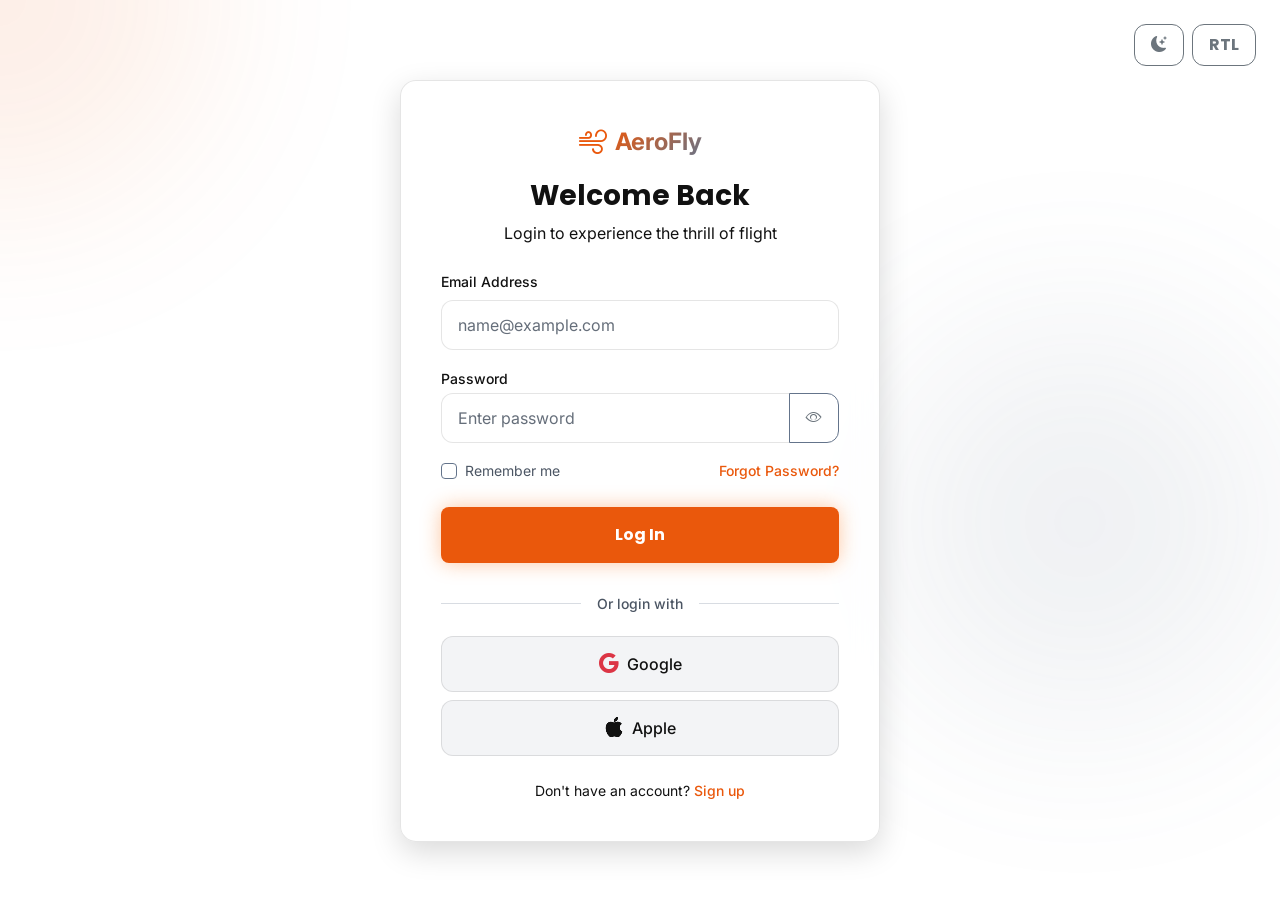
<file: login.html>
<!DOCTYPE html>
<html lang="en" data-theme="light">

<head>
    <!-- Immediate Theme & Direction Initialization to prevent Flash/Layout Shift -->
    <script>
        (function () {
            const savedTheme = sessionStorage.getItem('theme') || 'light';
            document.documentElement.setAttribute('data-theme', savedTheme);
            const savedDir = sessionStorage.getItem('dir');
            if (savedDir === 'rtl') {
                document.documentElement.setAttribute('dir', 'rtl');
            } else {
                document.documentElement.removeAttribute('dir');
            }
        })();
    </script>
    <meta charset="UTF-8">
    <meta name="viewport" content="width=device-width, initial-scale=1.0">
    <meta name="description" content="Log in to AeroFly Indoor Skydiving to manage your bookings and account.">
    <title>Login | AeroFly Indoor Skydiving</title>

    <!-- Google Fonts -->
    <link rel="preconnect" href="https://fonts.googleapis.com">
    <link rel="preconnect" href="https://fonts.gstatic.com" crossorigin>
    <link
        href="https://fonts.googleapis.com/css2?family=Inter:wght@400;500;600&family=Poppins:wght@500;600;700;800&display=swap"
        rel="stylesheet">

    <!-- Bootstrap 5 CSS -->
    <link href="https://cdn.jsdelivr.net/npm/bootstrap@5.3.2/dist/css/bootstrap.min.css" rel="stylesheet">

    <!-- Bootstrap Icons -->
    <link rel="stylesheet" href="https://cdn.jsdelivr.net/npm/bootstrap-icons@1.11.1/font/bootstrap-icons.css">

    <!-- Custom CSS -->
    <link rel="stylesheet" href="assets/css/style.css">

    <!-- Favicon -->
    <link rel="icon" type="image/svg+xml" href="assets/images/favicon.svg">

    <style>
        .login-container {
            max-width: 480px;
            width: 100%;
            padding: 2.5rem;
            margin: 2rem auto;
        }

        .form-control {
            background-color: var(--bg-secondary);
            border: 1px solid var(--border-color);
            color: var(--text-main);
            border-radius: 0.75rem;
            padding: 0.75rem 1rem;
        }

        .form-control:focus {
            background-color: var(--bg-secondary);
            border-color: var(--primary);
            color: var(--text-main);
            box-shadow: 0 0 0 0.25rem rgba(var(--primary-rgb), 0.25);
        }

        .input-group-text {
            background-color: var(--bg-secondary);
            border: 1px solid var(--border-color);
            color: var(--text-muted);
            border-radius: 0.75rem;
        }

        .social-btn {
            background-color: var(--bg-secondary);
            border: 1px solid var(--border-color);
            color: var(--text-main);
            border-radius: 0.75rem;
            padding: 0.75rem 1rem;
            font-weight: 500;
            display: inline-flex;
            align-items: center;
            justify-content: center;
            gap: 0.5rem;
            transition: all 0.2s ease;
        }

        .social-btn:hover {
            background-color: var(--bg-tertiary);
            border-color: var(--primary);
            color: var(--text-main);
        }

        /* Top right controls container */
        .page-controls {
            position: absolute;
            top: 1.5rem;
            right: 1.5rem;
            z-index: 1000;
        }

        /* RTL style adjustment */
        html[dir="rtl"] .page-controls {
            right: auto;
            left: 1.5rem;
        }

        /* RTL: Form labels right-aligned */
        html[dir="rtl"] .form-label {
            display: block;
            text-align: right;
        }

        /* LTR: input-group default border radius */
        .input-group > .form-control {
            border-top-right-radius: 0 !important;
            border-bottom-right-radius: 0 !important;
            border-top-left-radius: 0.75rem !important;
            border-bottom-left-radius: 0.75rem !important;
        }

        .input-group > .btn {
            border-top-left-radius: 0 !important;
            border-bottom-left-radius: 0 !important;
            border-top-right-radius: 0.75rem !important;
            border-bottom-right-radius: 0.75rem !important;
        }

        /* RTL: input-group — flip order so eye button is on the LEFT */
        html[dir="rtl"] .input-group {
            flex-direction: row-reverse;
        }

        /* RTL: border-radius swap for input inside input-group */
        html[dir="rtl"] .input-group > .form-control {
            border-top-left-radius: 0.75rem !important;
            border-bottom-left-radius: 0.75rem !important;
            border-top-right-radius: 0 !important;
            border-bottom-right-radius: 0 !important;
        }

        /* RTL: border-radius swap for eye-toggle button inside input-group */
        html[dir="rtl"] .input-group > .btn {
            border-top-right-radius: 0.75rem !important;
            border-bottom-right-radius: 0.75rem !important;
            border-top-left-radius: 0 !important;
            border-bottom-left-radius: 0 !important;
        }

        /* RTL: form-check — align checkbox to the right */
        html[dir="rtl"] .form-check.form-check-centered {
            direction: rtl;
        }

        /* RTL: Remember me / Forgot Password row — flip sides */
        html[dir="rtl"] .remember-row {
            flex-direction: row-reverse;
        }
    </style>
</head>

<body class="min-vh-100 d-flex align-items-center justify-content-center position-relative py-5">

    <!-- Theme & RTL Toggles (Top Right Corner, absolute) -->
    <div class="page-controls d-flex align-items-center gap-2">
        <button id="theme-toggle"
            class="btn btn-outline-secondary px-3 py-2 d-flex align-items-center justify-content-center"
            style="border-radius: 0.75rem;" aria-label="Toggle Theme">
            <i class="bi bi-sun-fill"></i>
        </button>
        <button id="rtl-toggle" class="btn btn-outline-secondary px-3 py-2 fw-bold" style="border-radius: 0.75rem;"
            aria-label="Toggle RTL">
            RTL
        </button>
    </div>

    <!-- Background Orbs -->
    <div class="glow-orb position-absolute top-0 start-0 translate-middle"
        style="opacity: 0.1; width: 400px; height: 400px;"></div>
    <div class="glow-orb position-absolute bottom-0 end-0 translate-middle-y"
        style="opacity: 0.1; width: 400px; height: 400px; background: var(--secondary);"></div>

    <!-- Login Card -->
    <div class="container d-flex justify-content-center align-items-center">
        <div class="glass-card login-container rounded-4 shadow-xl border border-secondary">
            <!-- Brand Logo / Name -->
            <div class="text-center mb-4">
                <a href="index.html" class="d-inline-flex align-items-center text-decoration-none text-main-theme mb-3">
                    <i class="bi bi-wind me-2 fs-3 text-primary"></i>
                    <span class="fs-4 fw-bold text-gradient">AeroFly</span>
                </a>
                <h3 class="fw-bold text-main-theme">Welcome Back</h3>
                <p class="text-light-muted">Login to experience the thrill of flight</p>
            </div>

            <!-- Login Form -->
            <form action="#" method="POST">
                <!-- Email Input -->
                <div class="mb-3">
                    <label for="email" class="form-label text-main-theme fw-medium small">Email Address</label>
                    <input type="email" id="email" name="email" class="form-control" placeholder="name@example.com"
                        required>
                </div>

                <!-- Password Input with Toggle -->
                <div class="mb-3">
                    <label for="password" class="form-label text-main-theme fw-medium small mb-1">Password</label>
                    <div class="input-group">
                        <input type="password" id="password" name="password" class="form-control"
                            placeholder="Enter password" required>
                        <button class="btn btn-outline-secondary border-secondary px-3" type="button"
                            id="toggle-password">
                            <i class="bi bi-eye"></i>
                        </button>
                    </div>
                </div>

                <!-- Remember Me & Forgot Password -->
                <div class="remember-row mb-4 d-flex flex-column flex-sm-row justify-content-between align-items-center gap-2">
                    <div class="form-check d-flex align-items-center gap-2 m-0 p-0">
                        <input class="form-check-input bg-transparent border-secondary flex-shrink-0 m-0" type="checkbox" id="remember-me"
                            name="remember-me">
                        <label class="form-check-label text-light-muted small" for="remember-me">Remember me</label>
                    </div>
                    <a href="#" class="small text-primary text-decoration-none fw-medium">Forgot Password?</a>
                </div>

                <!-- Submit Button -->
                <button type="submit" class="btn btn-primary w-100 py-3 fw-bold rounded-3 shadow-glow mb-4">Log
                    In</button>

                <!-- Social Logins -->
                <div class="mb-4">
                    <div class="d-flex align-items-center mb-3">
                        <hr class="flex-grow-1 border-secondary opacity-25">
                        <span class="mx-3 text-light-muted small fw-medium">Or login with</span>
                        <hr class="flex-grow-1 border-secondary opacity-25">
                    </div>
                    <div class="d-flex flex-column gap-2">
                        <button type="button" class="social-btn w-100">
                            <i class="bi bi-google text-danger fs-5"></i> Google
                        </button>
                        <button type="button" class="social-btn w-100">
                            <i class="bi bi-apple fs-5"></i> Apple
                        </button>
                    </div>
                </div>

                <!-- Signup Link -->
                <div class="text-center">
                    <p class="text-light-muted mb-0 small">Don't have an account? <a href="signup.html"
                            class="text-primary text-decoration-none fw-medium hover-text-white">Sign up</a></p>
                </div>
            </form>
        </div>
    </div>

    <!-- Bootstrap Bundle with Popper -->
    <script src="https://cdn.jsdelivr.net/npm/bootstrap@5.3.2/dist/js/bootstrap.bundle.min.js"></script>

    <!-- Custom JS -->
    <script src="assets/js/main.js"></script>

    <!-- Password Visibility Toggle Script -->
    <script>
        document.getElementById('toggle-password').addEventListener('click', function () {
            const passwordInput = document.getElementById('password');
            const icon = this.querySelector('i');
            if (passwordInput.type === 'password') {
                passwordInput.type = 'text';
                icon.classList.remove('bi-eye');
                icon.classList.add('bi-eye-slash');
            } else {
                passwordInput.type = 'password';
                icon.classList.remove('bi-eye-slash');
                icon.classList.add('bi-eye');
            }
        });
    </script>
</body>

</html>
</file>
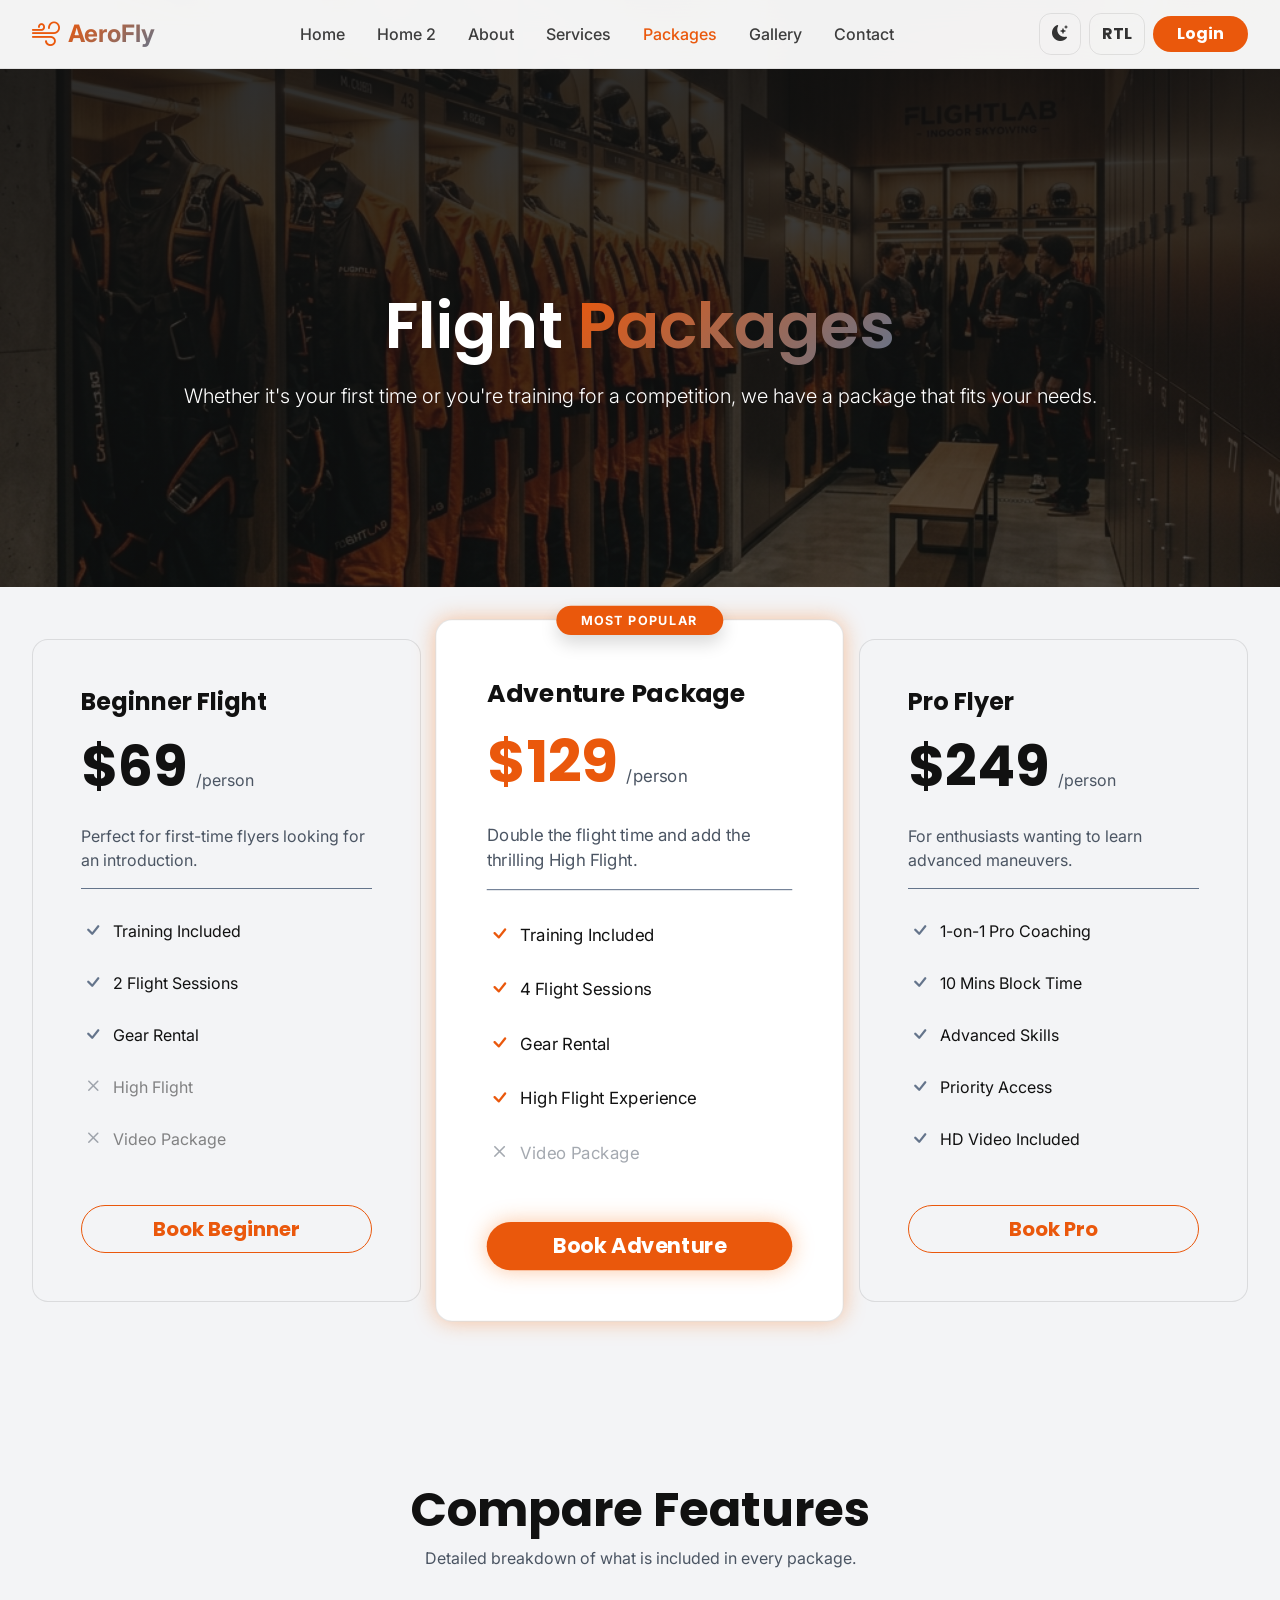
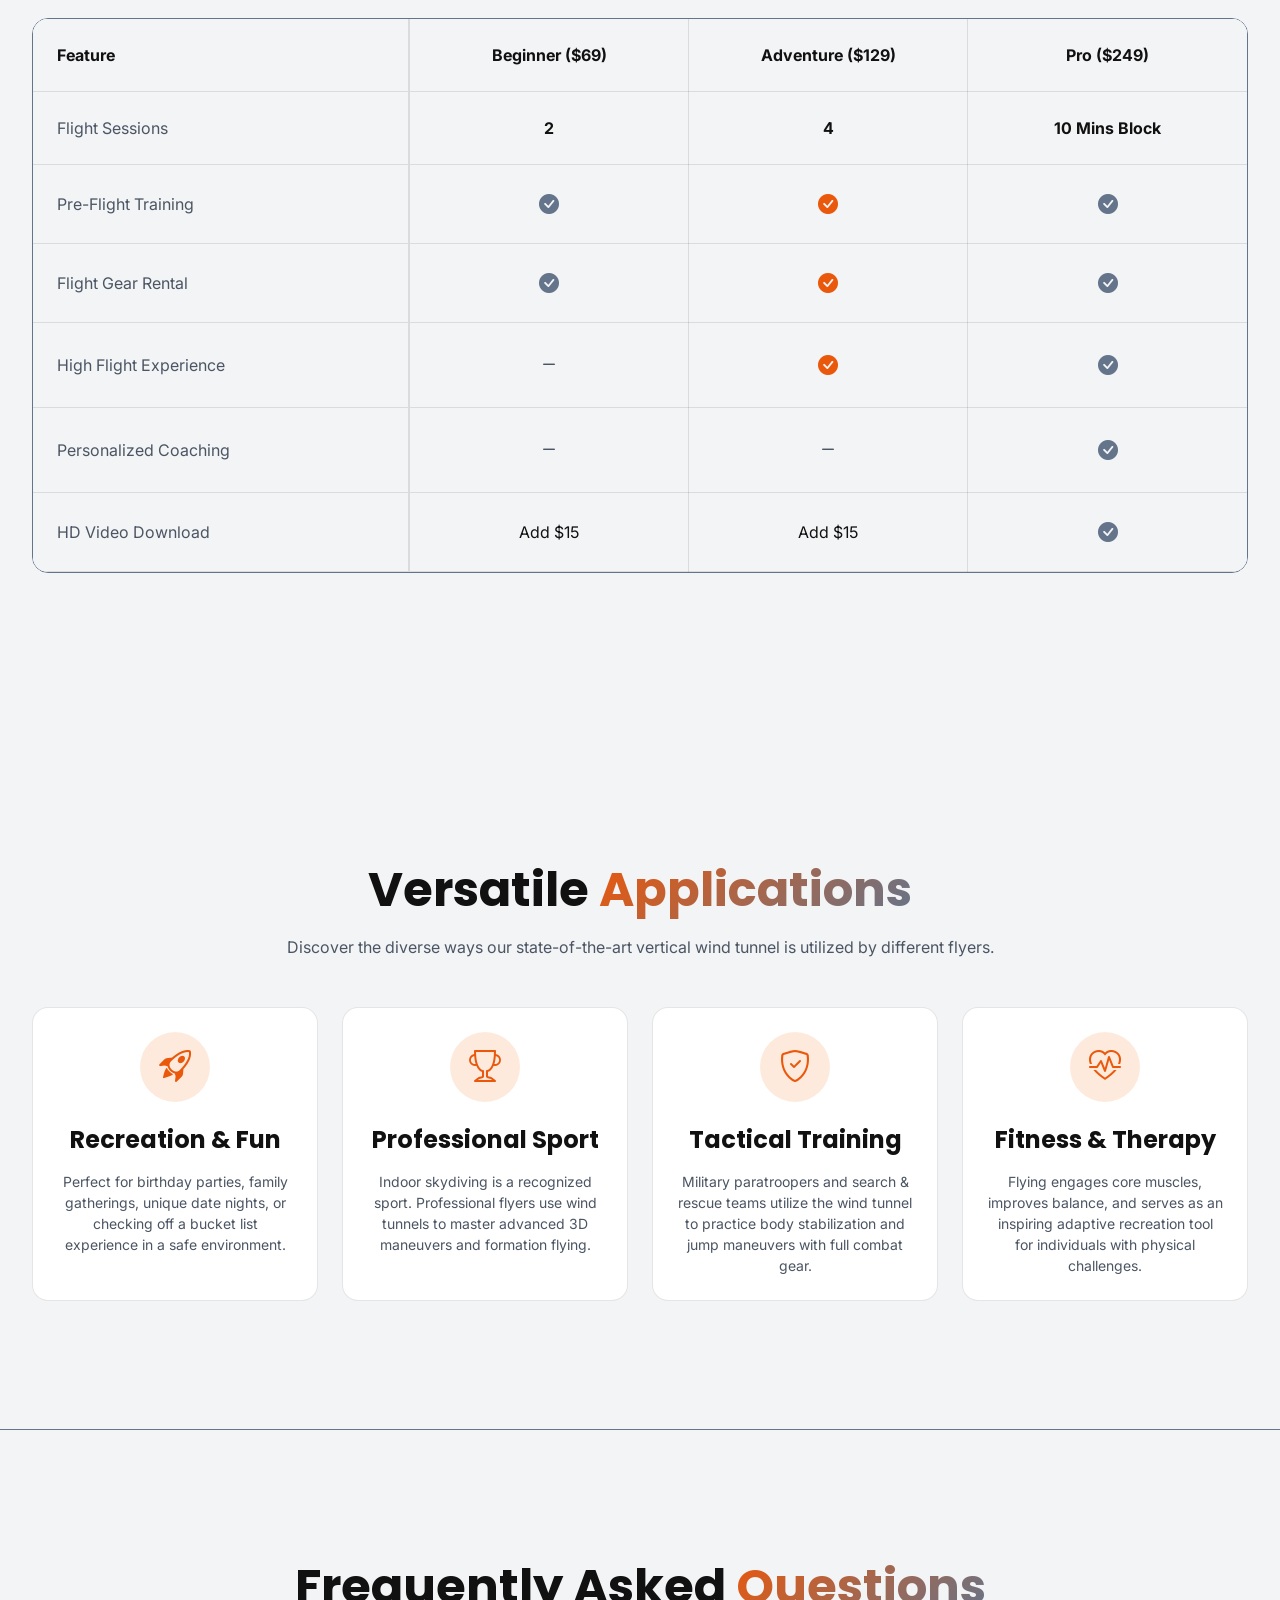
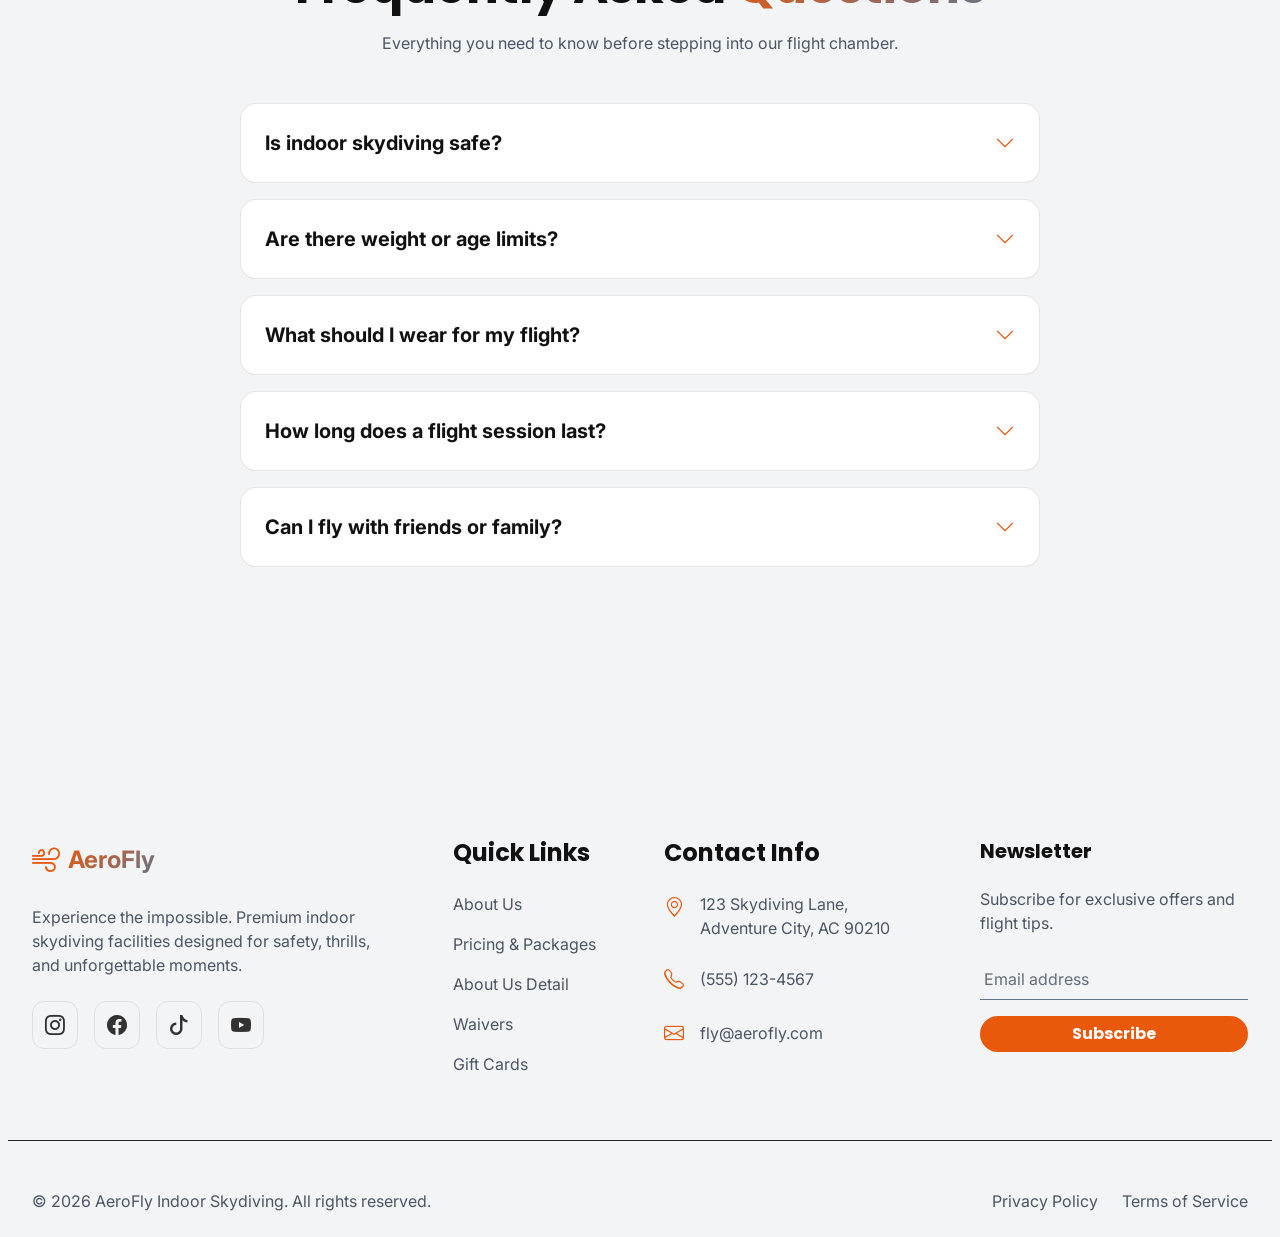
<file: pricing.html>
<!DOCTYPE html>
<html lang="en" data-theme="light">
<head>
    <!-- Immediate Theme & Direction Initialization to prevent Flash/Layout Shift -->
    <script>
        (function() {
            const savedTheme = sessionStorage.getItem('theme') || 'light';
            document.documentElement.setAttribute('data-theme', savedTheme);
            const savedDir = sessionStorage.getItem('dir');
            if (savedDir === 'rtl') {
                document.documentElement.setAttribute('dir', 'rtl');
            } else {
                document.documentElement.removeAttribute('dir');
            }
        })();
    </script>
    <meta charset="UTF-8">
    <meta name="viewport" content="width=device-width, initial-scale=1.0">
    <meta name="description" content="Choose your indoor skydiving flight package. From beginners to pro flyers, we have the perfect flight experience for you.">
    <title>Pricing & Packages | AeroFly Indoor Skydiving</title>
    
    <!-- Google Fonts -->
    <link rel="preconnect" href="https://fonts.googleapis.com">
    <link rel="preconnect" href="https://fonts.gstatic.com" crossorigin>
    <link href="https://fonts.googleapis.com/css2?family=Inter:wght@400;500;600&family=Poppins:wght@500;600;700;800&display=swap" rel="stylesheet">
    
    <!-- Bootstrap 5 CSS -->
    <link href="https://cdn.jsdelivr.net/npm/bootstrap@5.3.2/dist/css/bootstrap.min.css" rel="stylesheet">
    
    <!-- Bootstrap Icons -->
    <link rel="stylesheet" href="https://cdn.jsdelivr.net/npm/bootstrap-icons@1.11.1/font/bootstrap-icons.css">

    <!-- Custom CSS -->
    <link rel="stylesheet" href="assets/css/style.css">

    <!-- Favicon -->
    <link rel="icon" type="image/svg+xml" href="assets/images/favicon.svg">
</head>
<body>

    <!-- Header / Navbar -->
    <nav class="navbar navbar-expand-xl fixed-top glass-nav">
        <div class="container">
            <a class="navbar-brand d-inline-flex align-items-center text-decoration-none" href="index.html">
                <i class="bi bi-wind me-2 fs-3 text-primary"></i>
                <span class="fs-4 fw-bold text-gradient">AeroFly</span>
            </a>
            
            <div class="nav-controls d-flex order-xl-last align-items-center">
                <button id="theme-toggle" class="btn btn-icon me-2" aria-label="Toggle Theme">
                    <i class="bi bi-sun-fill"></i>
                </button>
                <button id="rtl-toggle" class="btn btn-icon me-2 fw-bold" aria-label="Toggle RTL">
                    RTL
                </button>
                <a href="login.html" class="btn btn-primary d-none d-xl-inline-flex px-4 fw-bold">Login</a>
                <button class="navbar-toggler d-xl-none ms-2 shadow-none" type="button" data-bs-toggle="offcanvas" data-bs-target="#offcanvasNavbar" aria-controls="offcanvasNavbar" aria-label="Toggle Navigation">
                    <i class="bi bi-list fs-3"></i>
                </button>
            </div>

            <div class="offcanvas offcanvas-end glass-offcanvas" tabindex="-1" id="offcanvasNavbar" aria-labelledby="offcanvasNavbarLabel" data-bs-backdrop="true" data-bs-scroll="false">
                <div class="offcanvas-header border-bottom border-dark">
                    <h5 class="offcanvas-title d-flex align-items-center" id="offcanvasNavbarLabel">
                        <i class="bi bi-wind me-2 fs-3 text-primary"></i>
                        <span class="fs-4 fw-bold text-gradient">AeroFly</span>
                    </h5>
                    <button type="button" class="btn-close shadow-none" data-bs-dismiss="offcanvas" aria-label="Close"></button>
                </div>
                <div class="offcanvas-body">
                    <ul class="navbar-nav justify-content-center flex-grow-1 pe-3">
                        <li class="nav-item mx-2"><a class="nav-link fw-medium" href="index.html">Home</a></li>
                        <li class="nav-item mx-2"><a class="nav-link fw-medium" href="home-2.html">Home 2</a></li>
                        <li class="nav-item mx-2"><a class="nav-link fw-medium" href="about.html">About</a></li>
                        <li class="nav-item mx-2"><a class="nav-link fw-medium" href="services.html">Services</a></li>
                        <li class="nav-item mx-2"><a class="nav-link active fw-medium" aria-current="page" href="pricing.html">Packages</a></li>
                        <li class="nav-item mx-2"><a class="nav-link fw-medium" href="gallery.html">Gallery</a></li>
                        <li class="nav-item mx-2"><a class="nav-link fw-medium" href="contact.html">Contact</a></li>
                        <li class="nav-item mx-2 d-xl-none mt-3">
                            <a href="login.html" class="btn btn-primary w-100">Login</a>
                        </li>
                    </ul>
                </div>
            </div>
        </div>
    </nav>

    <!-- Page Hero -->
    <section class="page-hero pt-10 pb-5 position-relative overflow-hidden">
        <div class="hero-video-wrapper">
            <div class="video-overlay" style="background: linear-gradient(180deg, rgba(17, 17, 17, 0.9) 0%, rgba(17, 17, 17, 0.7) 100%);"></div>
            <img src="assets/images/pricing_hero_bg.png" alt="Pricing Background" class="hero-bg-img">
        </div>
        <div class="container position-relative z-1 pt-5 text-center">
            <h1 class="display-3 fw-bold mb-3">Flight <span class="text-gradient">Packages</span></h1>
            <p class="lead text-light-muted max-w-2xl mx-auto">Whether it's your first time or you're training for a competition, we have a package that fits your needs.</p>
        </div>
    </section>

    <!-- Pricing Section -->
    <section class="py-5 bg-dark">
        <div class="container">
            <div class="row g-4 justify-content-center align-items-center">
                <!-- Beginner Package (Secondary) -->
                <div class="col-lg-4 col-md-6 reveal-up" style="transition-delay: 100ms;">
                    <div class="pricing-card card h-100 bg-dark border border-secondary rounded-4 hover-lift">
                        <div class="card-body p-5 d-flex flex-column">
                            <h4 class="fw-bold mb-3 text-white">Beginner Flight</h4>
                            <div class="pricing-price mb-4 d-flex align-items-end">
                                <span class="display-4 fw-bold text-white mb-0 me-2">$69</span><span class="text-light-muted pb-2">/person</span>
                            </div>
                            <p class="text-light-muted mb-4 pb-3 border-bottom border-secondary">Perfect for first-time flyers looking for an introduction.</p>
                            <ul class="list-unstyled mb-5 d-flex flex-column gap-3 flex-grow-1">
                                <li class="d-flex align-items-center"><i class="bi bi-check fs-4 text-secondary me-2"></i> <span class="text-white">Training Included</span></li>
                                <li class="d-flex align-items-center"><i class="bi bi-check fs-4 text-secondary me-2"></i> <span class="text-white">2 Flight Sessions</span></li>
                                <li class="d-flex align-items-center"><i class="bi bi-check fs-4 text-secondary me-2"></i> <span class="text-white">Gear Rental</span></li>
                                <li class="d-flex align-items-center text-muted"><i class="bi bi-x fs-4 me-2"></i> <span>High Flight</span></li>
                                <li class="d-flex align-items-center text-muted"><i class="bi bi-x fs-4 me-2"></i> <span>Video Package</span></li>
                            </ul>
                            <a href="booking.html" class="btn btn-outline-light btn-lg w-100 fw-bold mt-auto">Book Beginner</a>
                        </div>
                    </div>
                </div>
                
                <!-- Adventure Package (Primary / Popular) -->
                <div class="col-lg-4 col-md-6 reveal-up" style="transition-delay: 200ms;">
                    <div class="pricing-card card popular-card bg-dark border-primary rounded-4 position-relative shadow-glow d-flex flex-column h-100" style="transform: scale(1.05); z-index: 2;">
                        <div class="position-absolute top-0 start-50 translate-middle">
                            <span class="badge bg-primary text-white px-4 py-2 rounded-pill fw-bold tracking-wide shadow">MOST POPULAR</span>
                        </div>
                        <div class="card-body p-5 pt-5 mt-2 d-flex flex-column">
                            <h4 class="fw-bold mb-3 text-white">Adventure Package</h4>
                            <div class="pricing-price mb-4 d-flex align-items-end">
                                <span class="display-4 fw-bold text-primary mb-0 me-2">$129</span><span class="text-light-muted pb-2">/person</span>
                            </div>
                            <p class="text-light-muted mb-4 pb-3 border-bottom border-secondary">Double the flight time and add the thrilling High Flight.</p>
                            <ul class="list-unstyled mb-5 d-flex flex-column gap-3 flex-grow-1">
                                <li class="d-flex align-items-center"><i class="bi bi-check fs-4 text-primary me-2"></i> <span class="text-white">Training Included</span></li>
                                <li class="d-flex align-items-center"><i class="bi bi-check fs-4 text-primary me-2"></i> <span class="text-white">4 Flight Sessions</span></li>
                                <li class="d-flex align-items-center"><i class="bi bi-check fs-4 text-primary me-2"></i> <span class="text-white">Gear Rental</span></li>
                                <li class="d-flex align-items-center"><i class="bi bi-check fs-4 text-primary me-2"></i> <span class="text-white">High Flight Experience</span></li>
                                <li class="d-flex align-items-center text-muted"><i class="bi bi-x fs-4 me-2"></i> <span>Video Package</span></li>
                            </ul>
                            <a href="booking.html" class="btn btn-primary btn-lg w-100 fw-bold shadow-glow mt-auto">Book Adventure</a>
                        </div>
                    </div>
                </div>

                <!-- Pro Flyer Package (Secondary) -->
                <div class="col-lg-4 col-md-6 reveal-up" style="transition-delay: 300ms;">
                    <div class="pricing-card card h-100 bg-dark border border-secondary rounded-4 hover-lift">
                        <div class="card-body p-5 d-flex flex-column">
                            <h4 class="fw-bold mb-3 text-white">Pro Flyer</h4>
                            <div class="pricing-price mb-4 d-flex align-items-end">
                                <span class="display-4 fw-bold text-white mb-0 me-2">$249</span><span class="text-light-muted pb-2">/person</span>
                            </div>
                            <p class="text-light-muted mb-4 pb-3 border-bottom border-secondary">For enthusiasts wanting to learn advanced maneuvers.</p>
                            <ul class="list-unstyled mb-5 d-flex flex-column gap-3 flex-grow-1">
                                <li class="d-flex align-items-center"><i class="bi bi-check fs-4 text-secondary me-2"></i> <span class="text-white">1-on-1 Pro Coaching</span></li>
                                <li class="d-flex align-items-center"><i class="bi bi-check fs-4 text-secondary me-2"></i> <span class="text-white">10 Mins Block Time</span></li>
                                <li class="d-flex align-items-center"><i class="bi bi-check fs-4 text-secondary me-2"></i> <span class="text-white">Advanced Skills</span></li>
                                <li class="d-flex align-items-center"><i class="bi bi-check fs-4 text-secondary me-2"></i> <span class="text-white">Priority Access</span></li>
                                <li class="d-flex align-items-center"><i class="bi bi-check fs-4 text-secondary me-2"></i> <span class="text-white">HD Video Included</span></li>
                            </ul>
                            <a href="booking.html" class="btn btn-outline-light btn-lg w-100 fw-bold mt-auto">Book Pro</a>
                        </div>
                    </div>
                </div>
            </div>
        </div>
    </section>

    <!-- Package Comparison -->
    <section class="py-10 bg-darker">
        <div class="container">
            <div class="text-center mb-5 reveal-up">
                <h2 class="display-5 fw-bold">Compare Features</h2>
                <p class="text-light-muted">Detailed breakdown of what is included in every package.</p>
            </div>
            
            <div class="comparison-container reveal-up">
                <div class="table-responsive rounded-4 border border-secondary">
                    <table class="table table-dark table-hover mb-0 align-middle text-center">
                        <thead class="table-active">
                            <tr>
                                <th class="text-start p-4 border-end border-secondary">Feature</th>
                                <th class="p-4 border-end border-secondary">Beginner ($69)</th>
                                <th class="p-4 border-end border-secondary bg-primary-alpha text-primary">Adventure ($129)</th>
                                <th class="p-4">Pro ($249)</th>
                            </tr>
                        </thead>
                        <tbody class="border-top-0">
                            <tr>
                                <td class="text-start p-4 border-end border-secondary text-light-muted">Flight Sessions</td>
                                <td class="p-4 border-end border-secondary fw-bold">2</td>
                                <td class="p-4 border-end border-secondary bg-primary-alpha fw-bold text-white">4</td>
                                <td class="p-4 fw-bold">10 Mins Block</td>
                            </tr>
                            <tr>
                                <td class="text-start p-4 border-end border-secondary text-light-muted">Pre-Flight Training</td>
                                <td class="p-4 border-end border-secondary"><i class="bi bi-check-circle-fill text-secondary fs-5"></i></td>
                                <td class="p-4 border-end border-secondary bg-primary-alpha"><i class="bi bi-check-circle-fill text-primary fs-5"></i></td>
                                <td class="p-4"><i class="bi bi-check-circle-fill text-secondary fs-5"></i></td>
                            </tr>
                            <tr>
                                <td class="text-start p-4 border-end border-secondary text-light-muted">Flight Gear Rental</td>
                                <td class="p-4 border-end border-secondary"><i class="bi bi-check-circle-fill text-secondary fs-5"></i></td>
                                <td class="p-4 border-end border-secondary bg-primary-alpha"><i class="bi bi-check-circle-fill text-primary fs-5"></i></td>
                                <td class="p-4"><i class="bi bi-check-circle-fill text-secondary fs-5"></i></td>
                            </tr>
                            <tr>
                                <td class="text-start p-4 border-end border-secondary text-light-muted">High Flight Experience</td>
                                <td class="p-4 border-end border-secondary"><i class="bi bi-dash text-muted fs-4"></i></td>
                                <td class="p-4 border-end border-secondary bg-primary-alpha"><i class="bi bi-check-circle-fill text-primary fs-5"></i></td>
                                <td class="p-4"><i class="bi bi-check-circle-fill text-secondary fs-5"></i></td>
                            </tr>
                            <tr>
                                <td class="text-start p-4 border-end border-secondary text-light-muted">Personalized Coaching</td>
                                <td class="p-4 border-end border-secondary"><i class="bi bi-dash text-muted fs-4"></i></td>
                                <td class="p-4 border-end border-secondary bg-primary-alpha"><i class="bi bi-dash text-muted fs-4"></i></td>
                                <td class="p-4"><i class="bi bi-check-circle-fill text-secondary fs-5"></i></td>
                            </tr>
                            <tr>
                                <td class="text-start p-4 border-end border-secondary text-light-muted">HD Video Download</td>
                                <td class="p-4 border-end border-secondary">Add $15</td>
                                <td class="p-4 border-end border-secondary bg-primary-alpha">Add $15</td>
                                <td class="p-4"><i class="bi bi-check-circle-fill text-secondary fs-5"></i></td>
                            </tr>
                        </tbody>
                    </table>
                </div>
                <div class="scroll-hint d-md-none text-center mt-3 text-light-muted">
                    <i class="bi bi-arrow-left-right text-primary me-2 animate-swipe"></i>Swipe horizontally to compare features
                </div>
            </div>
        </div>
    </section>

    <!-- Wind Tunnel Uses Section -->
    <section class="py-10 bg-dark">
        <div class="container">
            <div class="text-center mb-5 reveal-up">
                <h2 class="display-5 fw-bold mb-3">Versatile <span class="text-gradient">Applications</span></h2>
                <p class="text-light-muted max-w-2xl mx-auto">Discover the diverse ways our state-of-the-art vertical wind tunnel is utilized by different flyers.</p>
            </div>
            
            <div class="row g-4 justify-content-center">
                <!-- Use 1: First-Timers & Recreation -->
                <div class="col-lg-3 col-md-6 reveal-up" style="transition-delay: 100ms;">
                    <div class="card h-100 bg-dark border border-secondary rounded-4 hover-lift p-4 text-center">
                        <div class="d-inline-flex align-items-center justify-content-center bg-primary-alpha text-primary rounded-circle mb-4 mx-auto" style="width: 70px; height: 70px;">
                            <i class="bi bi-rocket-takeoff fs-2"></i>
                        </div>
                        <h4 class="fw-bold mb-3 text-white">Recreation & Fun</h4>
                        <p class="text-light-muted mb-0 small">Perfect for birthday parties, family gatherings, unique date nights, or checking off a bucket list experience in a safe environment.</p>
                    </div>
                </div>

                <!-- Use 2: Sport & Professional Training -->
                <div class="col-lg-3 col-md-6 reveal-up" style="transition-delay: 200ms;">
                    <div class="card h-100 bg-dark border border-secondary rounded-4 hover-lift p-4 text-center">
                        <div class="d-inline-flex align-items-center justify-content-center bg-primary-alpha text-primary rounded-circle mb-4 mx-auto" style="width: 70px; height: 70px;">
                            <i class="bi bi-trophy fs-2"></i>
                        </div>
                        <h4 class="fw-bold mb-3 text-white">Professional Sport</h4>
                        <p class="text-light-muted mb-0 small">Indoor skydiving is a recognized sport. Professional flyers use wind tunnels to master advanced 3D maneuvers and formation flying.</p>
                    </div>
                </div>

                <!-- Use 3: Military & Tactical Prep -->
                <div class="col-lg-3 col-md-6 reveal-up" style="transition-delay: 300ms;">
                    <div class="card h-100 bg-dark border border-secondary rounded-4 hover-lift p-4 text-center">
                        <div class="d-inline-flex align-items-center justify-content-center bg-primary-alpha text-primary rounded-circle mb-4 mx-auto" style="width: 70px; height: 70px;">
                            <i class="bi bi-shield-check fs-2"></i>
                        </div>
                        <h4 class="fw-bold mb-3 text-white">Tactical Training</h4>
                        <p class="text-light-muted mb-0 small">Military paratroopers and search & rescue teams utilize the wind tunnel to practice body stabilization and jump maneuvers with full combat gear.</p>
                    </div>
                </div>

                <!-- Use 4: Fitness & Rehabilitation -->
                <div class="col-lg-3 col-md-6 reveal-up" style="transition-delay: 400ms;">
                    <div class="card h-100 bg-dark border border-secondary rounded-4 hover-lift p-4 text-center">
                        <div class="d-inline-flex align-items-center justify-content-center bg-primary-alpha text-primary rounded-circle mb-4 mx-auto" style="width: 70px; height: 70px;">
                            <i class="bi bi-heart-pulse fs-2"></i>
                        </div>
                        <h4 class="fw-bold mb-3 text-white">Fitness & Therapy</h4>
                        <p class="text-light-muted mb-0 small">Flying engages core muscles, improves balance, and serves as an inspiring adaptive recreation tool for individuals with physical challenges.</p>
                    </div>
                </div>
            </div>
        </div>
    </section>

    <!-- Frequently Asked Questions Section -->
    <section class="py-10 bg-darker border-top border-secondary">
        <div class="container">
            <div class="text-center mb-5 reveal-up">
                <h2 class="display-5 fw-bold mb-3">Frequently Asked <span class="text-gradient">Questions</span></h2>
                <p class="text-light-muted max-w-2xl mx-auto">Everything you need to know before stepping into our flight chamber.</p>
            </div>
            
            <div class="max-w-800 mx-auto">
                <!-- FAQ Item 1 -->
                <div class="card bg-dark border border-secondary rounded-4 mb-3 reveal-up">
                    <button class="w-100 text-start bg-transparent border-0 p-4 text-white d-flex justify-content-between align-items-center collapsed" type="button" data-bs-toggle="collapse" data-bs-target="#faq-1" aria-expanded="false" aria-controls="faq-1">
                        <span class="fw-bold fs-5 text-main-theme">Is indoor skydiving safe?</span>
                        <i class="bi bi-chevron-down text-primary fs-5 transition-all"></i>
                    </button>
                    <div id="faq-1" class="collapse">
                        <div class="p-4 pt-0 text-light-muted border-top border-secondary-alpha">
                            Yes, indoor skydiving is extremely safe. You will be accompanied by a certified flight instructor at all times inside the wind tunnel, and the environment is highly controlled. Full safety gear, including a helmet, goggles, and flight suit, is provided.
                        </div>
                    </div>
                </div>

                <!-- FAQ Item 2 -->
                <div class="card bg-dark border border-secondary rounded-4 mb-3 reveal-up">
                    <button class="w-100 text-start bg-transparent border-0 p-4 text-white d-flex justify-content-between align-items-center collapsed" type="button" data-bs-toggle="collapse" data-bs-target="#faq-2" aria-expanded="false" aria-controls="faq-2">
                        <span class="fw-bold fs-5 text-main-theme">Are there weight or age limits?</span>
                        <i class="bi bi-chevron-down text-primary fs-5 transition-all"></i>
                    </button>
                    <div id="faq-2" class="collapse">
                        <div class="p-4 pt-0 text-light-muted border-top border-secondary-alpha">
                            Flyers must be at least 3 years old. The maximum weight limit is typically 260 lbs (117 kg) for safety reasons, but please contact us if you have any questions or require special accommodations.
                        </div>
                    </div>
                </div>

                <!-- FAQ Item 3 -->
                <div class="card bg-dark border border-secondary rounded-4 mb-3 reveal-up">
                    <button class="w-100 text-start bg-transparent border-0 p-4 text-white d-flex justify-content-between align-items-center collapsed" type="button" data-bs-toggle="collapse" data-bs-target="#faq-3" aria-expanded="false" aria-controls="faq-3">
                        <span class="fw-bold fs-5 text-main-theme">What should I wear for my flight?</span>
                        <i class="bi bi-chevron-down text-primary fs-5 transition-all"></i>
                    </button>
                    <div id="faq-3" class="collapse">
                        <div class="p-4 pt-0 text-light-muted border-top border-secondary-alpha">
                            We recommend comfortable, casual clothes (like t-shirts and jeans or activewear) and lace-up sneakers. Avoid shoes with open toes, heels, or boots. We will provide the flight suit to wear over your clothing.
                        </div>
                    </div>
                </div>

                <!-- FAQ Item 4 -->
                <div class="card bg-dark border border-secondary rounded-4 mb-3 reveal-up">
                    <button class="w-100 text-start bg-transparent border-0 p-4 text-white d-flex justify-content-between align-items-center collapsed" type="button" data-bs-toggle="collapse" data-bs-target="#faq-4" aria-expanded="false" aria-controls="faq-4">
                        <span class="fw-bold fs-5 text-main-theme">How long does a flight session last?</span>
                        <i class="bi bi-chevron-down text-primary fs-5 transition-all"></i>
                    </button>
                    <div id="faq-4" class="collapse">
                        <div class="p-4 pt-0 text-light-muted border-top border-secondary-alpha">
                            Each individual flight session lasts 60 seconds—which is actually longer than the freefall portion of a typical tandem skydive (about 45 seconds). Depending on your package, you will get multiple flight sessions.
                        </div>
                    </div>
                </div>

                <!-- FAQ Item 5 -->
                <div class="card bg-dark border border-secondary rounded-4 mb-3 reveal-up">
                    <button class="w-100 text-start bg-transparent border-0 p-4 text-white d-flex justify-content-between align-items-center collapsed" type="button" data-bs-toggle="collapse" data-bs-target="#faq-5" aria-expanded="false" aria-controls="faq-5">
                        <span class="fw-bold fs-5 text-main-theme">Can I fly with friends or family?</span>
                        <i class="bi bi-chevron-down text-primary fs-5 transition-all"></i>
                    </button>
                    <div id="faq-5" class="collapse">
                        <div class="p-4 pt-0 text-light-muted border-top border-secondary-alpha">
                            While training and individual flight sessions inside the tunnel are done 1-on-1 with an instructor for safety, your group will be together in the flight chamber viewing area, and you will take turns flying.
                        </div>
                    </div>
                </div>
            </div>
        </div>
    </section>

    <!-- Footer -->
    <footer class="bg-darker pt-10 pb-4 position-relative">
        <div class="container">
            <div class="row g-5 mb-5 pb-5 border-bottom border-dark">
                <div class="col-md-6 col-xl-4 pe-xl-5">
                    <a class="navbar-brand d-inline-flex align-items-center text-decoration-none mb-4" href="index.html">
                        <i class="bi bi-wind me-2 fs-3 text-primary"></i>
                        <span class="fs-4 fw-bold text-gradient">AeroFly</span>
                    </a>
                    <p class="text-light-muted mb-4 fs-6">Experience the impossible. Premium indoor skydiving facilities
                        designed for safety, thrills, and unforgettable moments.</p>
                    <div class="social-links d-flex gap-3">
                        <a href="#"
                            class="btn btn-icon btn-outline-secondary rounded-circle text-white border-secondary hover-bg-primary"><i
                                class="bi bi-instagram fs-5"></i></a>
                        <a href="#"
                            class="btn btn-icon btn-outline-secondary rounded-circle text-white border-secondary hover-bg-primary"><i
                                class="bi bi-facebook fs-5"></i></a>
                        <a href="#"
                            class="btn btn-icon btn-outline-secondary rounded-circle text-white border-secondary hover-bg-primary"><i
                                class="bi bi-tiktok fs-5"></i></a>
                        <a href="#"
                            class="btn btn-icon btn-outline-secondary rounded-circle text-white border-secondary hover-bg-primary"><i
                                class="bi bi-youtube fs-5"></i></a>
                    </div>
                </div>
                <div class="col-md-6 col-xl-2 mt-5 mt-md-0 mt-xl-5">
                    <h5 class="text-white fw-bold mb-4 fs-4">Quick Links</h5>
                    <ul class="list-unstyled footer-links">
                        <li class="mb-3"><a href="index.html#about"
                                class="text-light-muted text-decoration-none hover-text-primary transition-all">About
                                Us</a></li>
                        <li class="mb-3"><a href="pricing.html"
                                class="text-light-muted text-decoration-none hover-text-primary transition-all">Pricing
                                & Packages</a></li>
                        <li class="mb-3"><a href="about.html"
                                class="text-light-muted text-decoration-none hover-text-primary transition-all">About Us
                                Detail</a></li>
                        <li class="mb-3"><a href="#"
                                class="text-light-muted text-decoration-none hover-text-primary transition-all">Waivers</a>
                        </li>
                        <li class="mb-3"><a href="#"
                                class="text-light-muted text-decoration-none hover-text-primary transition-all">Gift
                                Cards</a></li>
                    </ul>
                </div>
                <div class="col-md-6 col-xl-3 mt-5">
                    <h5 class="text-white fw-bold mb-4 fs-4">Contact Info</h5>
                    <ul class="list-unstyled text-light-muted">
                        <li class="mb-4 d-flex align-items-start"><i class="bi bi-geo-alt fs-5 text-primary me-3"></i>
                            <span>123 Skydiving Lane,<br>Adventure City, AC 90210</span></li>
                        <li class="mb-4 d-flex align-items-center"><i
                                class="bi bi-telephone fs-5 text-primary me-3"></i> <span>(555) 123-4567</span></li>
                        <li class="mb-4 d-flex align-items-center"><i class="bi bi-envelope fs-5 text-primary me-3"></i>
                            <span>fly@aerofly.com</span></li>
                    </ul>
                </div>
                <div class="col-md-6 col-xl-3 mt-5">
                    <h5 class="fw-bold mb-4 fs-5" style="color: var(--text-main);">Newsletter</h5>
                    <p class="text-light-muted mb-4">Subscribe for exclusive offers and flight tips.</p>
                    <form class="d-flex flex-column gap-3" action="#" method="POST">
                        <input type="email" class="bg-transparent border-0 border-bottom border-secondary py-2 px-1 text-main-theme" placeholder="Email address" style="outline: none; color: var(--text-main);" required>
                        <button type="submit" class="btn btn-primary fw-bold py-2.5 w-100">Subscribe</button>
                    </form>
                </div>
            </div>

            <div class="d-flex flex-column flex-md-row justify-content-between align-items-center">
                <p class="text-muted mb-3 mb-md-0">&copy; 2026 AeroFly Indoor Skydiving. All rights reserved.</p>
                <div class="d-flex gap-4">
                    <a href="#" class="text-muted text-decoration-none hover-text-white transition-all">Privacy
                        Policy</a>
                    <a href="#" class="text-muted text-decoration-none hover-text-white transition-all">Terms of
                        Service</a>
                </div>
            </div>
        </div>
        <button id="backToTop"
            class="btn btn-primary rounded-circle shadow-glow position-fixed bottom-0 end-0 m-4 me-xl-5 mb-xl-5 d-flex align-items-center justify-content-center"
            style="width: 50px; height: 50px; opacity: 0; pointer-events: none; transition: all 0.3s ease; z-index: 9999;"
            aria-label="Back to top">
            <i class="bi bi-arrow-up fs-4"></i>
        </button>
    </footer>

    <!-- Bootstrap Bundle with Popper -->
    <script src="https://cdn.jsdelivr.net/npm/bootstrap@5.3.2/dist/js/bootstrap.bundle.min.js"></script>
    
    <!-- Custom JS -->
    <script src="assets/js/main.js"></script>
</body>
</html>
</file>
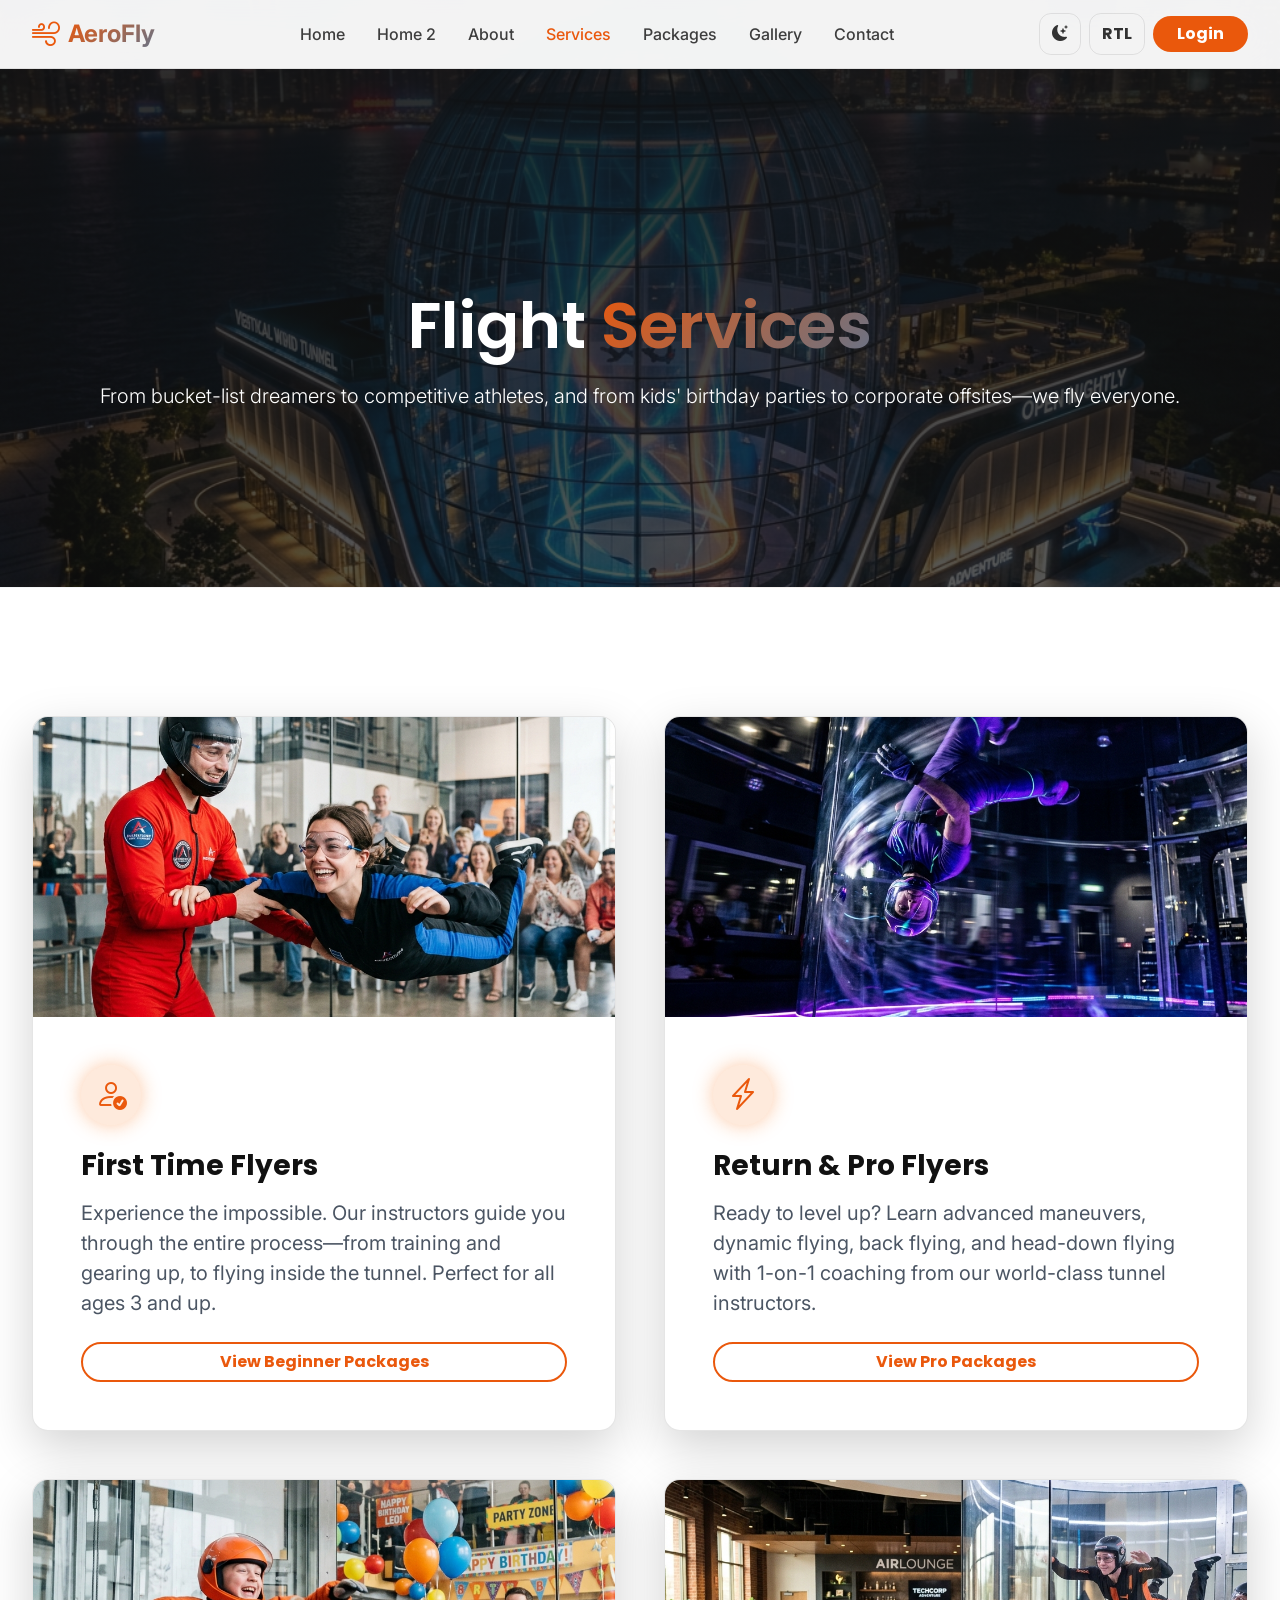
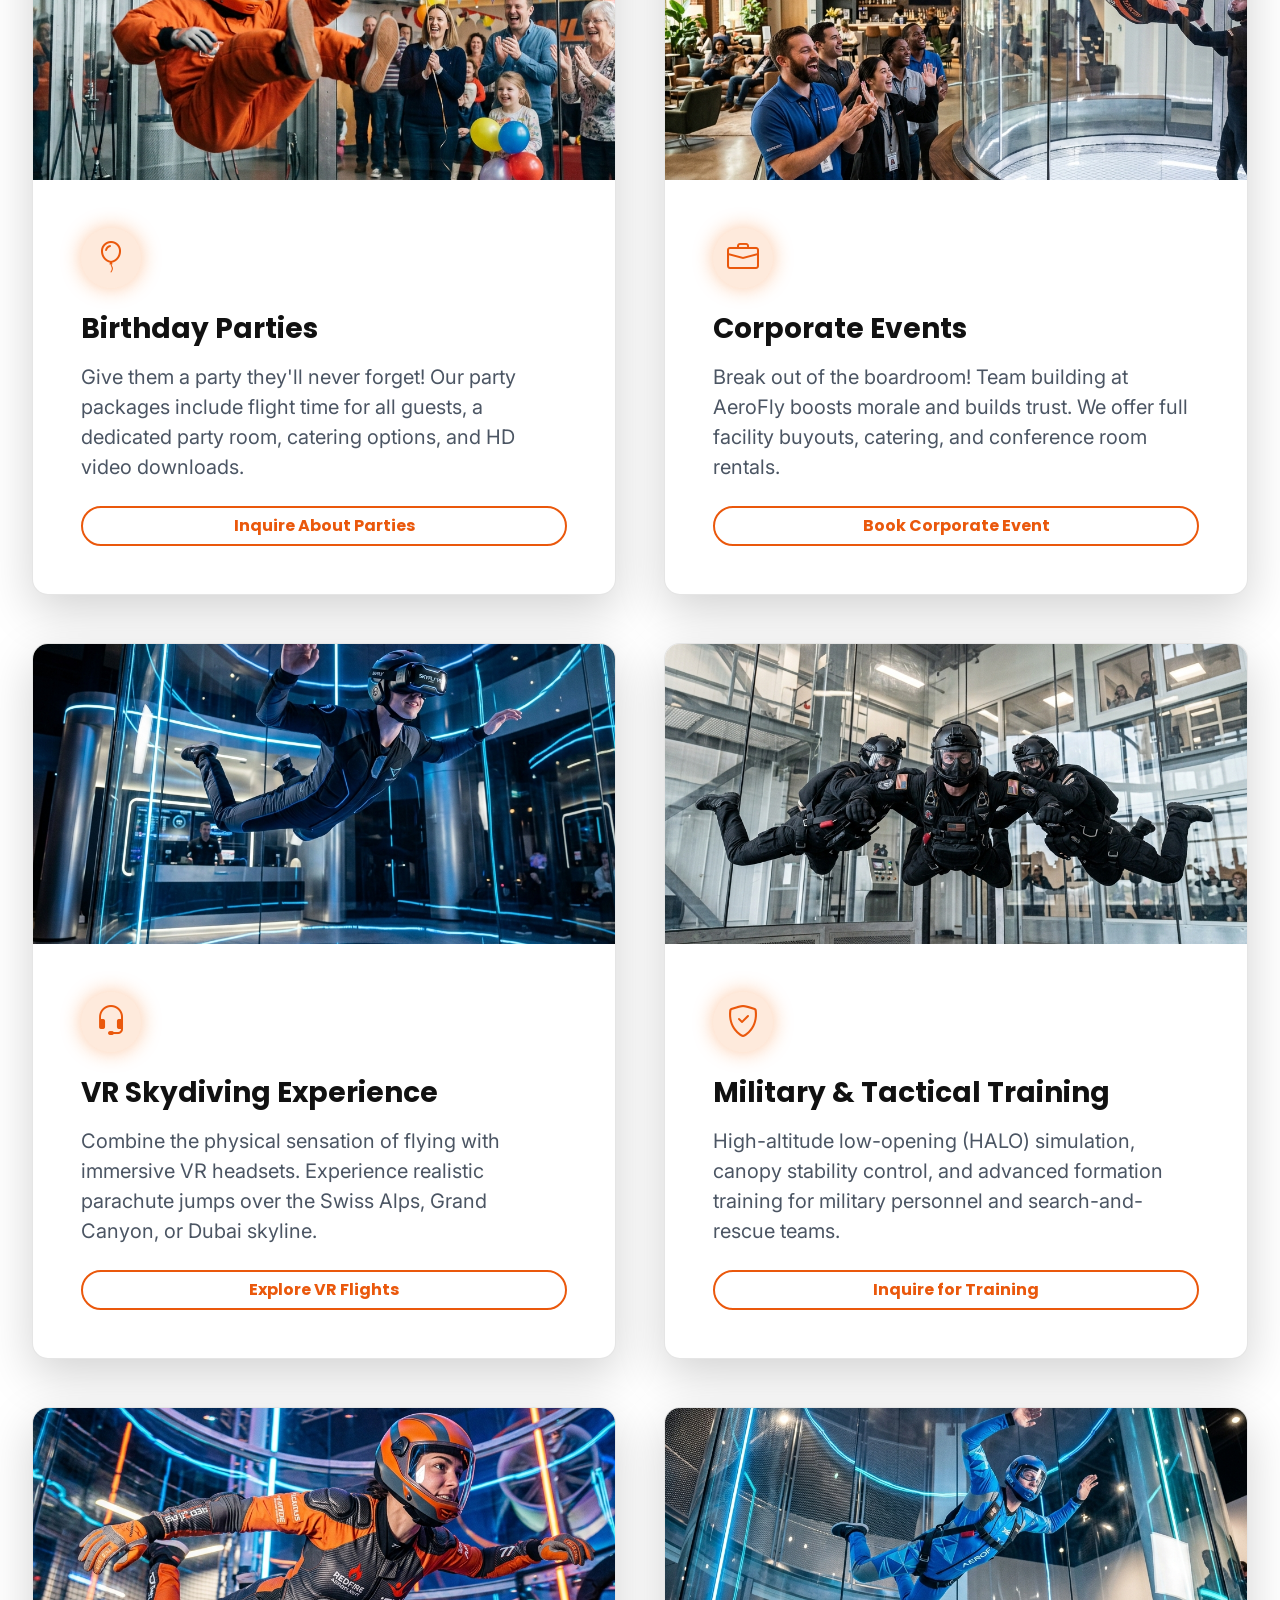
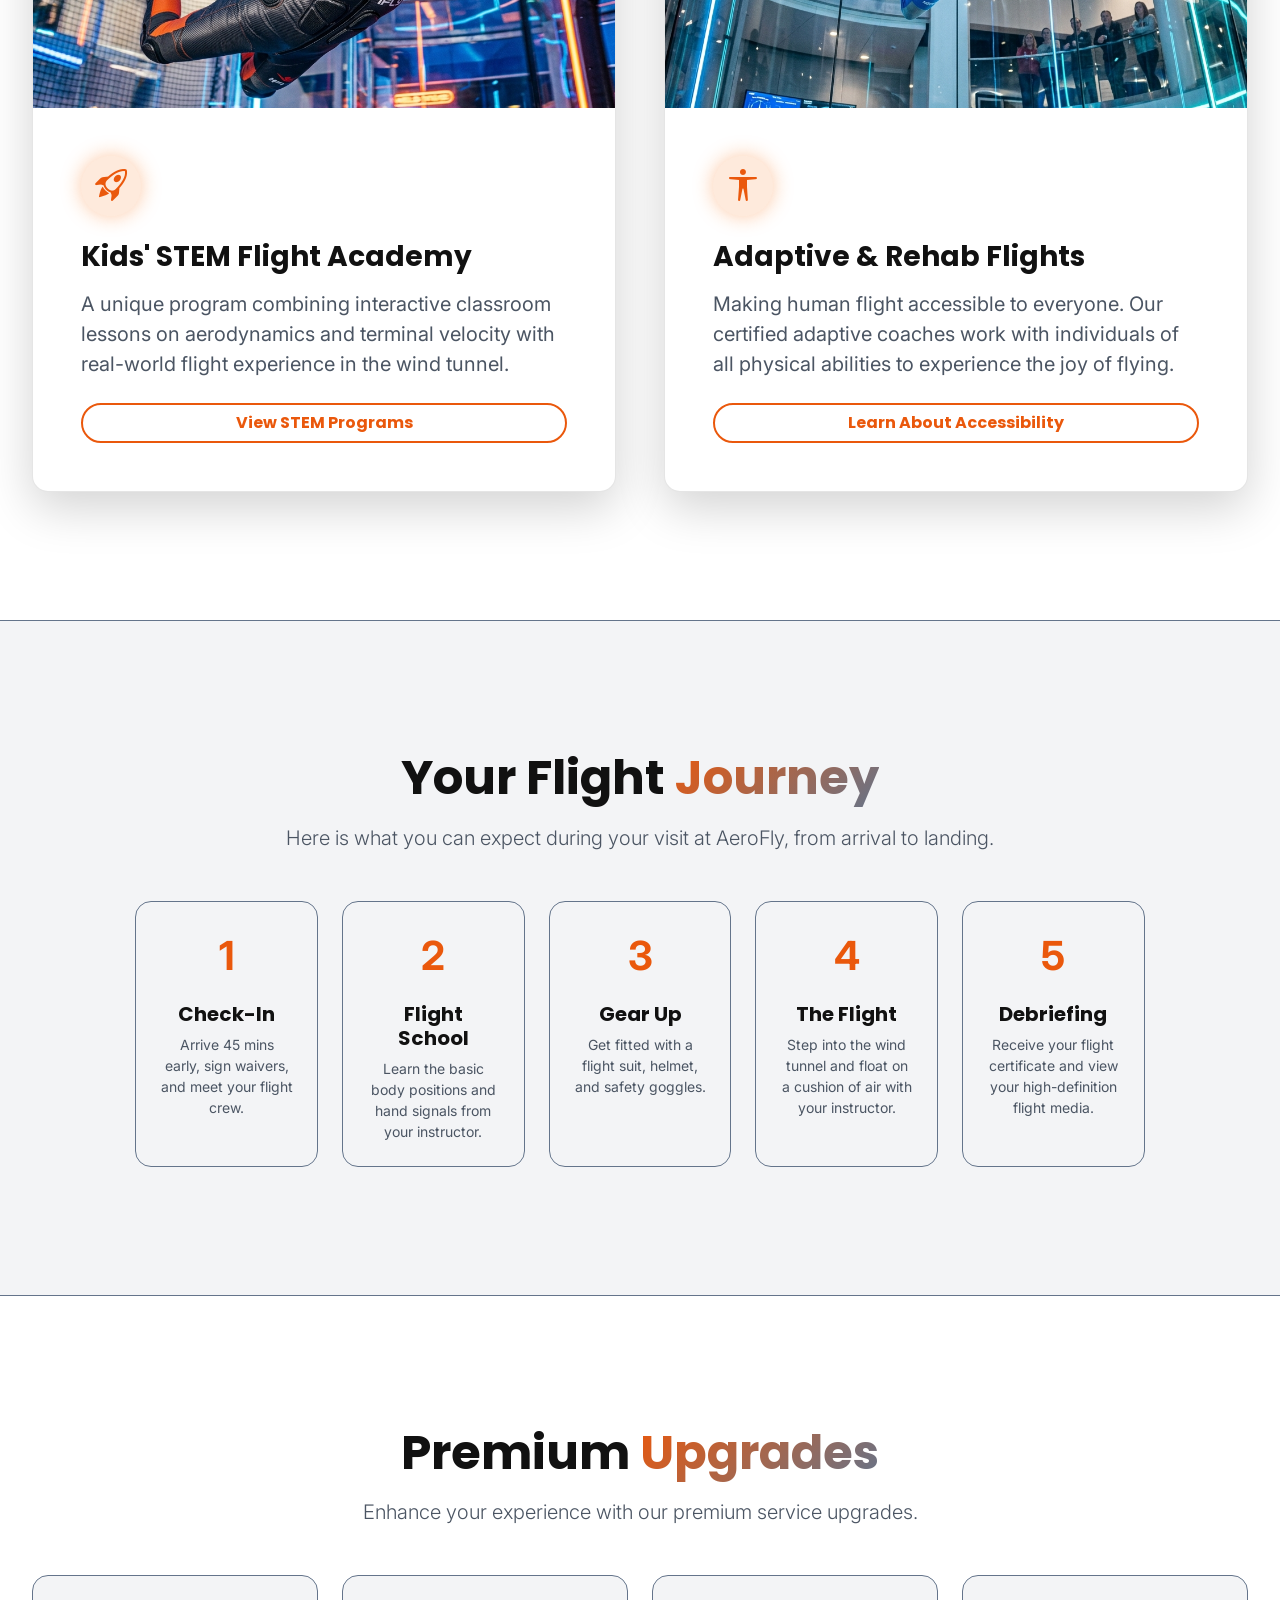
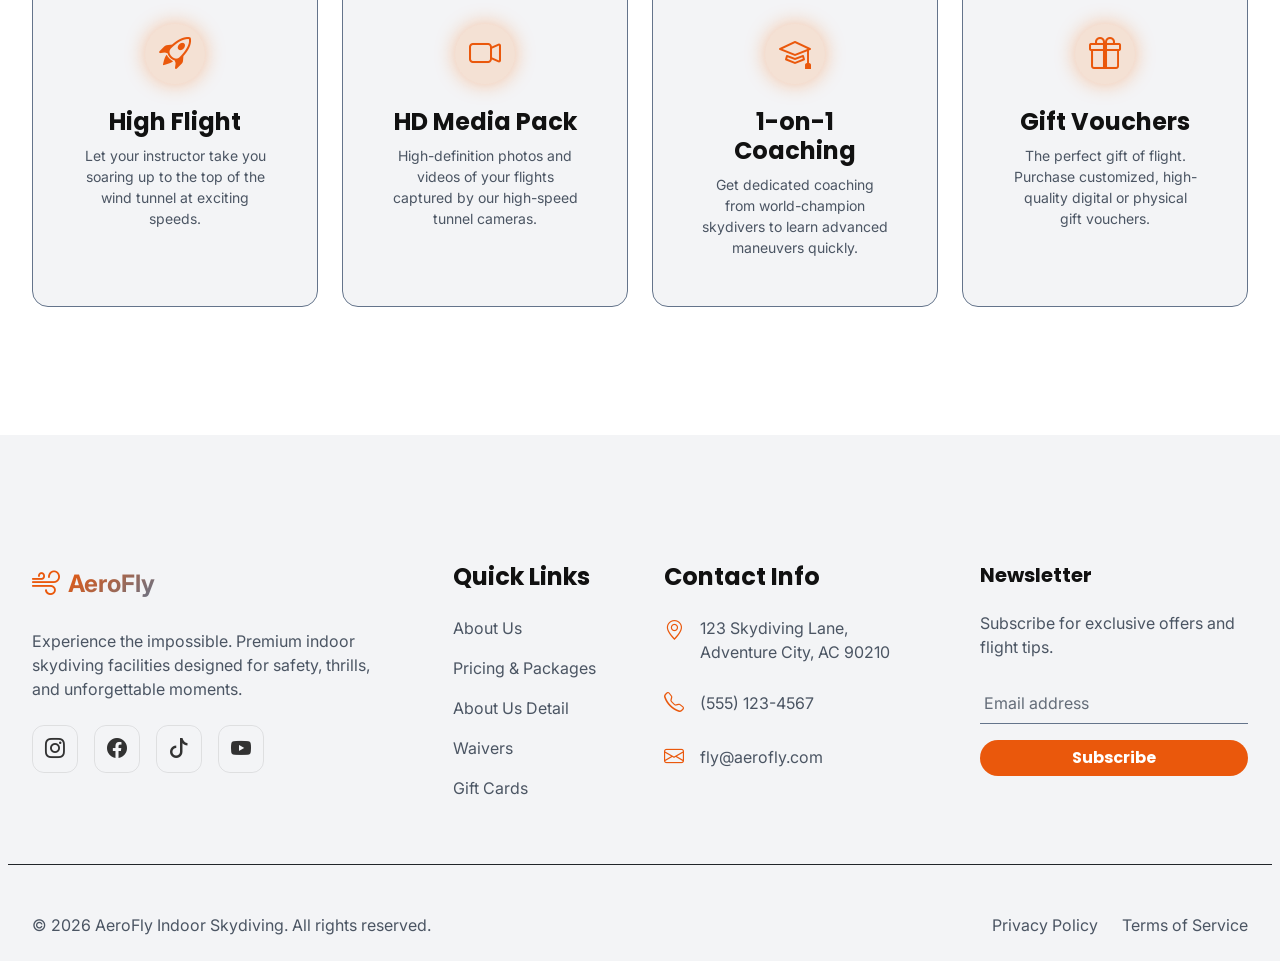
<file: services.html>
<!DOCTYPE html>
<html lang="en" data-theme="light">
<head>
    <!-- Immediate Theme & Direction Initialization to prevent Flash/Layout Shift -->
    <script>
        (function() {
            const savedTheme = sessionStorage.getItem('theme') || 'light';
            document.documentElement.setAttribute('data-theme', savedTheme);
            const savedDir = sessionStorage.getItem('dir');
            if (savedDir === 'rtl') {
                document.documentElement.setAttribute('dir', 'rtl');
            } else {
                document.documentElement.removeAttribute('dir');
            }
        })();
    </script>
    <meta charset="UTF-8">
    <meta name="viewport" content="width=device-width, initial-scale=1.0">
    <meta name="description" content="Discover our indoor skydiving services: first time flights, pro flyer coaching, birthday parties, and corporate team building events.">
    <title>Services & Experiences | AeroFly Indoor Skydiving</title>
    
    <!-- Google Fonts -->
    <link rel="preconnect" href="https://fonts.googleapis.com">
    <link rel="preconnect" href="https://fonts.gstatic.com" crossorigin>
    <link href="https://fonts.googleapis.com/css2?family=Inter:wght@400;500;600&family=Poppins:wght@500;600;700;800&display=swap" rel="stylesheet">
    
    <!-- Bootstrap 5 CSS -->
    <link href="https://cdn.jsdelivr.net/npm/bootstrap@5.3.2/dist/css/bootstrap.min.css" rel="stylesheet">
    
    <!-- Bootstrap Icons -->
    <link rel="stylesheet" href="https://cdn.jsdelivr.net/npm/bootstrap-icons@1.11.1/font/bootstrap-icons.css">

    <!-- Custom CSS -->
    <link rel="stylesheet" href="assets/css/style.css">

    <!-- Favicon -->
    <link rel="icon" type="image/svg+xml" href="assets/images/favicon.svg">
</head>
<body>

    <!-- Header / Navbar -->
    <nav class="navbar navbar-expand-xl fixed-top glass-nav">
        <div class="container">
            <a class="navbar-brand d-inline-flex align-items-center text-decoration-none" href="index.html">
                <i class="bi bi-wind me-2 fs-3 text-primary"></i>
                <span class="fs-4 fw-bold text-gradient">AeroFly</span>
            </a>
            
            <div class="nav-controls d-flex order-xl-last align-items-center">
                <button id="theme-toggle" class="btn btn-icon me-2" aria-label="Toggle Theme">
                    <i class="bi bi-sun-fill"></i>
                </button>
                <button id="rtl-toggle" class="btn btn-icon me-2 fw-bold" aria-label="Toggle RTL">
                    RTL
                </button>
                <a href="login.html" class="btn btn-primary d-none d-xl-inline-flex px-4 fw-bold">Login</a>
                <button class="navbar-toggler d-xl-none ms-2 shadow-none" type="button" data-bs-toggle="offcanvas" data-bs-target="#offcanvasNavbar" aria-controls="offcanvasNavbar" aria-label="Toggle Navigation">
                    <i class="bi bi-list fs-3"></i>
                </button>
            </div>

            <div class="offcanvas offcanvas-end glass-offcanvas" tabindex="-1" id="offcanvasNavbar" aria-labelledby="offcanvasNavbarLabel" data-bs-backdrop="true" data-bs-scroll="false">
                <div class="offcanvas-header border-bottom border-dark">
                    <h5 class="offcanvas-title d-flex align-items-center" id="offcanvasNavbarLabel">
                        <i class="bi bi-wind me-2 fs-3 text-primary"></i>
                        <span class="fs-4 fw-bold text-gradient">AeroFly</span>
                    </h5>
                    <button type="button" class="btn-close shadow-none" data-bs-dismiss="offcanvas" aria-label="Close"></button>
                </div>
                <div class="offcanvas-body">
                    <ul class="navbar-nav justify-content-center flex-grow-1 pe-3">
                        <li class="nav-item mx-2"><a class="nav-link fw-medium" href="index.html">Home</a></li>
                        <li class="nav-item mx-2"><a class="nav-link fw-medium" href="home-2.html">Home 2</a></li>
                        <li class="nav-item mx-2"><a class="nav-link fw-medium" href="about.html">About</a></li>
                        <li class="nav-item mx-2"><a class="nav-link active fw-medium" aria-current="page" href="services.html">Services</a></li>
                        <li class="nav-item mx-2"><a class="nav-link fw-medium" href="pricing.html">Packages</a></li>
                        <li class="nav-item mx-2"><a class="nav-link fw-medium" href="gallery.html">Gallery</a></li>
                        <li class="nav-item mx-2"><a class="nav-link fw-medium" href="contact.html">Contact</a></li>
                        <li class="nav-item mx-2 d-xl-none mt-3">
                            <a href="login.html" class="btn btn-primary w-100">Login</a>
                        </li>
                    </ul>
                </div>
            </div>
        </div>
    </nav>

    <!-- Page Hero -->
    <section class="page-hero pt-10 pb-5 position-relative overflow-hidden">
        <div class="hero-video-wrapper">
            <div class="video-overlay" style="background: linear-gradient(180deg, rgba(17, 17, 17, 0.9) 0%, rgba(17, 17, 17, 0.7) 100%);"></div>
            <img src="assets/images/services_hero_bg.png" alt="Services Background" class="hero-bg-img">
        </div>
        <div class="container position-relative z-1 pt-5 text-center">
            <h1 class="display-3 fw-bold mb-3">Flight <span class="text-gradient">Services</span></h1>
            <p class="lead text-light-muted max-w-2xl mx-auto">From bucket-list dreamers to competitive athletes, and from kids' birthday parties to corporate offsites—we fly everyone.</p>
        </div>
    </section>

    <!-- Services Grid -->
    <section class="py-10">
        <div class="container">
            <div class="row g-5">
                <!-- Service 1 -->
                <div class="col-lg-6 reveal-up">
                    <div class="service-card rounded-4 overflow-hidden position-relative group h-100 border border-secondary shadow-lg bg-dark d-flex flex-column">
                        <img src="assets/images/first_timer_flyer.png" alt="First Time Flyers" class="img-fluid w-100 object-fit-cover" style="height: 300px;">
                        <div class="p-5 d-flex flex-column flex-grow-1">
                            <div class="icon-circle bg-primary-alpha text-primary mb-4 rounded-circle d-inline-flex align-items-center justify-content-center fs-2 shadow-glow" style="width: 60px; height: 60px;">
                                <i class="bi bi-person-check"></i>
                            </div>
                            <h3 class="fw-bold text-white mb-3">First Time Flyers</h3>
                            <p class="text-light-muted mb-4 fs-5">Experience the impossible. Our instructors guide you through the entire process—from training and gearing up, to flying inside the tunnel. Perfect for all ages 3 and up.</p>
                            <div class="text-center mt-auto">
                                <a href="pricing.html" class="btn btn-outline-primary w-100 fw-bold">View Beginner Packages</a>
                            </div>
                        </div>
                    </div>
                </div>
                
                <!-- Service 2 -->
                <div class="col-lg-6 reveal-up" style="transition-delay: 100ms;">
                    <div class="service-card rounded-4 overflow-hidden position-relative group h-100 border border-secondary shadow-lg bg-dark d-flex flex-column">
                        <img src="assets/images/pro_flyer.png" alt="Pro Flyers" class="img-fluid w-100 object-fit-cover" style="height: 300px;">
                        <div class="p-5 d-flex flex-column flex-grow-1">
                            <div class="icon-circle bg-primary-alpha text-primary mb-4 rounded-circle d-inline-flex align-items-center justify-content-center fs-2 shadow-glow" style="width: 60px; height: 60px;">
                                <i class="bi bi-lightning-charge"></i>
                            </div>
                            <h3 class="fw-bold text-white mb-3">Return & Pro Flyers</h3>
                            <p class="text-light-muted mb-4 fs-5">Ready to level up? Learn advanced maneuvers, dynamic flying, back flying, and head-down flying with 1-on-1 coaching from our world-class tunnel instructors.</p>
                            <div class="text-center mt-auto">
                                <a href="pricing.html" class="btn btn-outline-primary w-100 fw-bold">View Pro Packages</a>
                            </div>
                        </div>
                    </div>
                </div>

                <!-- Service 3 -->
                <div class="col-lg-6 reveal-up">
                    <div class="service-card rounded-4 overflow-hidden position-relative group h-100 border border-secondary shadow-lg bg-dark d-flex flex-column">
                        <img src="assets/images/services_birthday.png" alt="Parties and Groups" class="img-fluid w-100 object-fit-cover" style="height: 300px;">
                        <div class="p-5 d-flex flex-column flex-grow-1">
                            <div class="icon-circle bg-primary-alpha text-primary mb-4 rounded-circle d-inline-flex align-items-center justify-content-center fs-2 shadow-glow" style="width: 60px; height: 60px;">
                                <i class="bi bi-balloon"></i>
                            </div>
                            <h3 class="fw-bold text-white mb-3">Birthday Parties</h3>
                            <p class="text-light-muted mb-4 fs-5">Give them a party they'll never forget! Our party packages include flight time for all guests, a dedicated party room, catering options, and HD video downloads.</p>
                            <div class="text-center mt-auto">
                                <a href="contact.html" class="btn btn-outline-primary w-100 fw-bold">Inquire About Parties</a>
                            </div>
                        </div>
                    </div>
                </div>

                <!-- Service 4 -->
                <div class="col-lg-6 reveal-up" style="transition-delay: 100ms;">
                    <div class="service-card rounded-4 overflow-hidden position-relative group h-100 border border-secondary shadow-lg bg-dark d-flex flex-column">
                        <img src="assets/images/team_building.png" alt="Corporate Events" class="img-fluid w-100 object-fit-cover" style="height: 300px;">
                        <div class="p-5 d-flex flex-column flex-grow-1">
                            <div class="icon-circle bg-primary-alpha text-primary mb-4 rounded-circle d-inline-flex align-items-center justify-content-center fs-2 shadow-glow" style="width: 60px; height: 60px;">
                                <i class="bi bi-briefcase"></i>
                            </div>
                            <h3 class="fw-bold text-white mb-3">Corporate Events</h3>
                            <p class="text-light-muted mb-4 fs-5">Break out of the boardroom! Team building at AeroFly boosts morale and builds trust. We offer full facility buyouts, catering, and conference room rentals.</p>
                            <div class="text-center mt-auto">
                                <a href="contact.html" class="btn btn-outline-primary w-100 fw-bold">Book Corporate Event</a>
                            </div>
                        </div>
                    </div>
                </div>

                <!-- Service 5 -->
                <div class="col-lg-6 reveal-up">
                    <div class="service-card rounded-4 overflow-hidden position-relative group h-100 border border-secondary shadow-lg bg-dark d-flex flex-column">
                        <img src="assets/images/service_vr_skydiving.png" alt="VR Skydiving" class="img-fluid w-100 object-fit-cover" style="height: 300px;">
                        <div class="p-5 d-flex flex-column flex-grow-1">
                            <div class="icon-circle bg-primary-alpha text-primary mb-4 rounded-circle d-inline-flex align-items-center justify-content-center fs-2 shadow-glow" style="width: 60px; height: 60px;">
                                <i class="bi bi-headset"></i>
                            </div>
                            <h3 class="fw-bold text-white mb-3">VR Skydiving Experience</h3>
                            <p class="text-light-muted mb-4 fs-5">Combine the physical sensation of flying with immersive VR headsets. Experience realistic parachute jumps over the Swiss Alps, Grand Canyon, or Dubai skyline.</p>
                            <div class="text-center mt-auto">
                                <a href="pricing.html" class="btn btn-outline-primary w-100 fw-bold">Explore VR Flights</a>
                            </div>
                        </div>
                    </div>
                </div>

                <!-- Service 6 -->
                <div class="col-lg-6 reveal-up" style="transition-delay: 100ms;">
                    <div class="service-card rounded-4 overflow-hidden position-relative group h-100 border border-secondary shadow-lg bg-dark d-flex flex-column">
                        <img src="assets/images/service_tactical_military.png" alt="Tactical Training" class="img-fluid w-100 object-fit-cover" style="height: 300px;">
                        <div class="p-5 d-flex flex-column flex-grow-1">
                            <div class="icon-circle bg-primary-alpha text-primary mb-4 rounded-circle d-inline-flex align-items-center justify-content-center fs-2 shadow-glow" style="width: 60px; height: 60px;">
                                <i class="bi bi-shield-check"></i>
                            </div>
                            <h3 class="fw-bold text-white mb-3">Military & Tactical Training</h3>
                            <p class="text-light-muted mb-4 fs-5">High-altitude low-opening (HALO) simulation, canopy stability control, and advanced formation training for military personnel and search-and-rescue teams.</p>
                            <div class="text-center mt-auto">
                                <a href="contact.html" class="btn btn-outline-primary w-100 fw-bold">Inquire for Training</a>
                            </div>
                        </div>
                    </div>
                </div>

                <!-- Service 7 -->
                <div class="col-lg-6 reveal-up">
                    <div class="service-card rounded-4 overflow-hidden position-relative group h-100 border border-secondary shadow-lg bg-dark d-flex flex-column">
                        <img src="assets/images/service_stem_academy.png" alt="STEM Flight Camp" class="img-fluid w-100 object-fit-cover" style="height: 300px;">
                        <div class="p-5 d-flex flex-column flex-grow-1">
                            <div class="icon-circle bg-primary-alpha text-primary mb-4 rounded-circle d-inline-flex align-items-center justify-content-center fs-2 shadow-glow" style="width: 60px; height: 60px;">
                                <i class="bi bi-rocket-takeoff"></i>
                            </div>
                            <h3 class="fw-bold text-white mb-3">Kids' STEM Flight Academy</h3>
                            <p class="text-light-muted mb-4 fs-5">A unique program combining interactive classroom lessons on aerodynamics and terminal velocity with real-world flight experience in the wind tunnel.</p>
                            <div class="text-center mt-auto">
                                <a href="contact.html" class="btn btn-outline-primary w-100 fw-bold">View STEM Programs</a>
                            </div>
                        </div>
                    </div>
                </div>

                <!-- Service 8 -->
                <div class="col-lg-6 reveal-up" style="transition-delay: 100ms;">
                    <div class="service-card rounded-4 overflow-hidden position-relative group h-100 border border-secondary shadow-lg bg-dark d-flex flex-column">
                        <img src="assets/images/service_adaptive_flight.png" alt="Adaptive Flights" class="img-fluid w-100 object-fit-cover" style="height: 300px;">
                        <div class="p-5 d-flex flex-column flex-grow-1">
                            <div class="icon-circle bg-primary-alpha text-primary mb-4 rounded-circle d-inline-flex align-items-center justify-content-center fs-2 shadow-glow" style="width: 60px; height: 60px;">
                                <i class="bi bi-universal-access"></i>
                            </div>
                            <h3 class="fw-bold text-white mb-3">Adaptive & Rehab Flights</h3>
                            <p class="text-light-muted mb-4 fs-5">Making human flight accessible to everyone. Our certified adaptive coaches work with individuals of all physical abilities to experience the joy of flying.</p>
                            <div class="text-center mt-auto">
                                <a href="contact.html" class="btn btn-outline-primary w-100 fw-bold">Learn About Accessibility</a>
                            </div>
                        </div>
                    </div>
                </div>
            </div>
        </div>
    </section>

    <!-- Experience Journey Section -->
    <section class="py-10 bg-darker border-top border-secondary">
        <div class="container">
            <div class="text-center mb-5">
                <h2 class="display-5 fw-bold text-white mb-3">Your Flight <span class="text-gradient">Journey</span></h2>
                <p class="lead text-light-muted max-w-2xl mx-auto">Here is what you can expect during your visit at AeroFly, from arrival to landing.</p>
            </div>
            <div class="row g-4 justify-content-center">
                <div class="col-md-6 col-lg-6 col-xl-2 text-center">
                    <div class="p-4 rounded-4 bg-dark border border-secondary h-100">
                        <div class="fs-1 text-primary fw-bold mb-3">1</div>
                        <h5 class="text-white fw-bold mb-2">Check-In</h5>
                        <p class="text-light-muted small mb-0">Arrive 45 mins early, sign waivers, and meet your flight crew.</p>
                    </div>
                </div>
                <div class="col-md-6 col-lg-6 col-xl-2 text-center">
                    <div class="p-4 rounded-4 bg-dark border border-secondary h-100">
                        <div class="fs-1 text-primary fw-bold mb-3">2</div>
                        <h5 class="text-white fw-bold mb-2">Flight School</h5>
                        <p class="text-light-muted small mb-0">Learn the basic body positions and hand signals from your instructor.</p>
                    </div>
                </div>
                <div class="col-md-6 col-lg-6 col-xl-2 text-center">
                    <div class="p-4 rounded-4 bg-dark border border-secondary h-100">
                        <div class="fs-1 text-primary fw-bold mb-3">3</div>
                        <h5 class="text-white fw-bold mb-2">Gear Up</h5>
                        <p class="text-light-muted small mb-0">Get fitted with a flight suit, helmet, and safety goggles.</p>
                    </div>
                </div>
                <div class="col-md-6 col-lg-6 col-xl-2 text-center">
                    <div class="p-4 rounded-4 bg-dark border border-secondary h-100">
                        <div class="fs-1 text-primary fw-bold mb-3">4</div>
                        <h5 class="text-white fw-bold mb-2">The Flight</h5>
                        <p class="text-light-muted small mb-0">Step into the wind tunnel and float on a cushion of air with your instructor.</p>
                    </div>
                </div>
                <div class="col-md-6 col-lg-12 col-xl-2 text-center">
                    <div class="p-4 rounded-4 bg-dark border border-secondary h-100">
                        <div class="fs-1 text-primary fw-bold mb-3">5</div>
                        <h5 class="text-white fw-bold mb-2">Debriefing</h5>
                        <p class="text-light-muted small mb-0">Receive your flight certificate and view your high-definition flight media.</p>
                    </div>
                </div>
            </div>
        </div>
    </section>

    <!-- Premium Add-ons & Upgrades -->
    <section class="py-10 border-top border-secondary">
        <div class="container">
            <div class="text-center mb-5">
                <h2 class="display-5 fw-bold text-white mb-3">Premium <span class="text-gradient">Upgrades</span></h2>
                <p class="lead text-light-muted max-w-2xl mx-auto">Enhance your experience with our premium service upgrades.</p>
            </div>
            <div class="row g-4">
                <div class="col-md-6 col-lg-3">
                    <div class="p-5 rounded-4 bg-dark border border-secondary h-100 text-center">
                        <div class="icon-circle bg-primary-alpha text-primary mb-4 rounded-circle d-inline-flex align-items-center justify-content-center fs-2 shadow-glow" style="width: 60px; height: 60px;">
                            <i class="bi bi-rocket-takeoff"></i>
                        </div>
                        <h4 class="text-white fw-bold mb-2">High Flight</h4>
                        <p class="text-light-muted small mb-0">Let your instructor take you soaring up to the top of the wind tunnel at exciting speeds.</p>
                    </div>
                </div>
                <div class="col-md-6 col-lg-3">
                    <div class="p-5 rounded-4 bg-dark border border-secondary h-100 text-center">
                        <div class="icon-circle bg-primary-alpha text-primary mb-4 rounded-circle d-inline-flex align-items-center justify-content-center fs-2 shadow-glow" style="width: 60px; height: 60px;">
                            <i class="bi bi-camera-video"></i>
                        </div>
                        <h4 class="text-white fw-bold mb-2">HD Media Pack</h4>
                        <p class="text-light-muted small mb-0">High-definition photos and videos of your flights captured by our high-speed tunnel cameras.</p>
                    </div>
                </div>
                <div class="col-md-6 col-lg-3">
                    <div class="p-5 rounded-4 bg-dark border border-secondary h-100 text-center">
                        <div class="icon-circle bg-primary-alpha text-primary mb-4 rounded-circle d-inline-flex align-items-center justify-content-center fs-2 shadow-glow" style="width: 60px; height: 60px;">
                            <i class="bi bi-mortarboard"></i>
                        </div>
                        <h4 class="text-white fw-bold mb-2">1-on-1 Coaching</h4>
                        <p class="text-light-muted small mb-0">Get dedicated coaching from world-champion skydivers to learn advanced maneuvers quickly.</p>
                    </div>
                </div>
                <div class="col-md-6 col-lg-3">
                    <div class="p-5 rounded-4 bg-dark border border-secondary h-100 text-center">
                        <div class="icon-circle bg-primary-alpha text-primary mb-4 rounded-circle d-inline-flex align-items-center justify-content-center fs-2 shadow-glow" style="width: 60px; height: 60px;">
                            <i class="bi bi-gift"></i>
                        </div>
                        <h4 class="text-white fw-bold mb-2">Gift Vouchers</h4>
                        <p class="text-light-muted small mb-0">The perfect gift of flight. Purchase customized, high-quality digital or physical gift vouchers.</p>
                    </div>
                </div>
            </div>
        </div>
    </section>

    <!-- Footer -->
    <footer class="bg-darker pt-10 pb-4 position-relative">
        <div class="container">
            <div class="row g-5 mb-5 pb-5 border-bottom border-dark">
                <div class="col-md-6 col-xl-4 pe-xl-5">
                    <a class="navbar-brand d-inline-flex align-items-center text-decoration-none mb-4" href="index.html">
                        <i class="bi bi-wind me-2 fs-3 text-primary"></i>
                        <span class="fs-4 fw-bold text-gradient">AeroFly</span>
                    </a>
                    <p class="text-light-muted mb-4 fs-6">Experience the impossible. Premium indoor skydiving facilities
                        designed for safety, thrills, and unforgettable moments.</p>
                    <div class="social-links d-flex gap-3">
                        <a href="#"
                            class="btn btn-icon btn-outline-secondary rounded-circle text-white border-secondary hover-bg-primary"><i
                                class="bi bi-instagram fs-5"></i></a>
                        <a href="#"
                            class="btn btn-icon btn-outline-secondary rounded-circle text-white border-secondary hover-bg-primary"><i
                                class="bi bi-facebook fs-5"></i></a>
                        <a href="#"
                            class="btn btn-icon btn-outline-secondary rounded-circle text-white border-secondary hover-bg-primary"><i
                                class="bi bi-tiktok fs-5"></i></a>
                        <a href="#"
                            class="btn btn-icon btn-outline-secondary rounded-circle text-white border-secondary hover-bg-primary"><i
                                class="bi bi-youtube fs-5"></i></a>
                    </div>
                </div>
                <div class="col-md-6 col-xl-2 mt-5 mt-md-0 mt-xl-5">
                    <h5 class="text-white fw-bold mb-4 fs-4">Quick Links</h5>
                    <ul class="list-unstyled footer-links">
                        <li class="mb-3"><a href="index.html#about"
                                class="text-light-muted text-decoration-none hover-text-primary transition-all">About
                                Us</a></li>
                        <li class="mb-3"><a href="pricing.html"
                                class="text-light-muted text-decoration-none hover-text-primary transition-all">Pricing
                                & Packages</a></li>
                        <li class="mb-3"><a href="about.html"
                                class="text-light-muted text-decoration-none hover-text-primary transition-all">About Us
                                Detail</a></li>
                        <li class="mb-3"><a href="#"
                                class="text-light-muted text-decoration-none hover-text-primary transition-all">Waivers</a>
                        </li>
                        <li class="mb-3"><a href="#"
                                class="text-light-muted text-decoration-none hover-text-primary transition-all">Gift
                                Cards</a></li>
                    </ul>
                </div>
                <div class="col-md-6 col-xl-3 mt-5">
                    <h5 class="text-white fw-bold mb-4 fs-4">Contact Info</h5>
                    <ul class="list-unstyled text-light-muted">
                        <li class="mb-4 d-flex align-items-start"><i class="bi bi-geo-alt fs-5 text-primary me-3"></i>
                            <span>123 Skydiving Lane,<br>Adventure City, AC 90210</span></li>
                        <li class="mb-4 d-flex align-items-center"><i
                                class="bi bi-telephone fs-5 text-primary me-3"></i> <span>(555) 123-4567</span></li>
                        <li class="mb-4 d-flex align-items-center"><i class="bi bi-envelope fs-5 text-primary me-3"></i>
                            <span>fly@aerofly.com</span></li>
                    </ul>
                </div>
                <div class="col-md-6 col-xl-3 mt-5">
                    <h5 class="fw-bold mb-4 fs-5" style="color: var(--text-main);">Newsletter</h5>
                    <p class="text-light-muted mb-4">Subscribe for exclusive offers and flight tips.</p>
                    <form class="d-flex flex-column gap-3" action="#" method="POST">
                        <input type="email" class="bg-transparent border-0 border-bottom border-secondary py-2 px-1 text-main-theme" placeholder="Email address" style="outline: none; color: var(--text-main);" required>
                        <button type="submit" class="btn btn-primary fw-bold py-2.5 w-100">Subscribe</button>
                    </form>
                </div>
            </div>

            <div class="d-flex flex-column flex-md-row justify-content-between align-items-center">
                <p class="text-muted mb-3 mb-md-0">&copy; 2026 AeroFly Indoor Skydiving. All rights reserved.</p>
                <div class="d-flex gap-4">
                    <a href="#" class="text-muted text-decoration-none hover-text-white transition-all">Privacy
                        Policy</a>
                    <a href="#" class="text-muted text-decoration-none hover-text-white transition-all">Terms of
                        Service</a>
                </div>
            </div>
        </div>
        <button id="backToTop"
            class="btn btn-primary rounded-circle shadow-glow position-fixed bottom-0 end-0 m-4 me-xl-5 mb-xl-5 d-flex align-items-center justify-content-center"
            style="width: 50px; height: 50px; opacity: 0; pointer-events: none; transition: all 0.3s ease; z-index: 9999;"
            aria-label="Back to top">
            <i class="bi bi-arrow-up fs-4"></i>
        </button>
    </footer>

    <!-- Bootstrap Bundle with Popper -->
    <script src="https://cdn.jsdelivr.net/npm/bootstrap@5.3.2/dist/js/bootstrap.bundle.min.js"></script>
    
    <!-- Custom JS -->
    <script src="assets/js/main.js"></script>
</body>
</html>
</file>
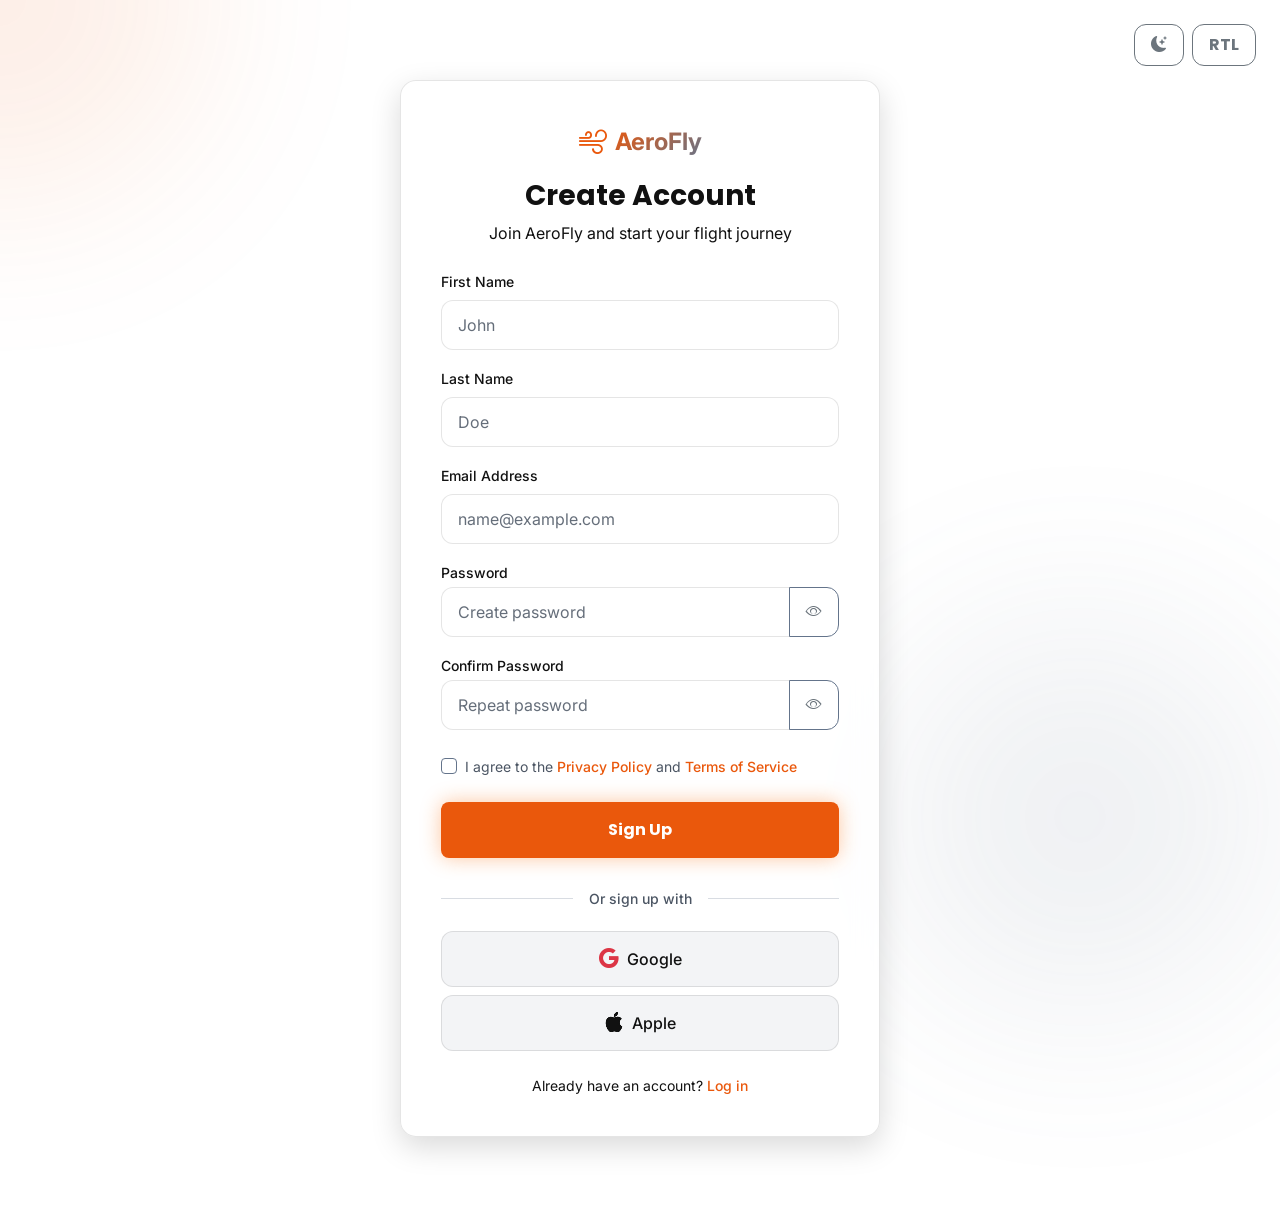
<file: signup.html>
<!DOCTYPE html>
<html lang="en" data-theme="light">
<head>
    <!-- Immediate Theme & Direction Initialization to prevent Flash/Layout Shift -->
    <script>
        (function() {
            const savedTheme = sessionStorage.getItem('theme') || 'light';
            document.documentElement.setAttribute('data-theme', savedTheme);
            const savedDir = sessionStorage.getItem('dir');
            if (savedDir === 'rtl') {
                document.documentElement.setAttribute('dir', 'rtl');
            } else {
                document.documentElement.removeAttribute('dir');
            }
        })();
    </script>
    <meta charset="UTF-8">
    <meta name="viewport" content="width=device-width, initial-scale=1.0">
    <meta name="description" content="Sign up for AeroFly Indoor Skydiving to start booking your wind tunnel experience.">
    <title>Sign Up | AeroFly Indoor Skydiving</title>
    
    <!-- Google Fonts -->
    <link rel="preconnect" href="https://fonts.googleapis.com">
    <link rel="preconnect" href="https://fonts.gstatic.com" crossorigin>
    <link href="https://fonts.googleapis.com/css2?family=Inter:wght@400;500;600&family=Poppins:wght@500;600;700;800&display=swap" rel="stylesheet">
    
    <!-- Bootstrap 5 CSS -->
    <link href="https://cdn.jsdelivr.net/npm/bootstrap@5.3.2/dist/css/bootstrap.min.css" rel="stylesheet">
    
    <!-- Bootstrap Icons -->
    <link rel="stylesheet" href="https://cdn.jsdelivr.net/npm/bootstrap-icons@1.11.1/font/bootstrap-icons.css">

    <!-- Custom CSS -->
    <link rel="stylesheet" href="assets/css/style.css">

    <!-- Favicon -->
    <link rel="icon" type="image/svg+xml" href="assets/images/favicon.svg">
    
    <style>
        .signup-container {
            max-width: 480px;
            width: 100%;
            padding: 2.5rem;
            margin: 2rem auto;
        }
        .form-control {
            background-color: var(--bg-secondary);
            border: 1px solid var(--border-color);
            color: var(--text-main);
            border-radius: 0.75rem;
            padding: 0.75rem 1rem;
        }
        .form-control:focus {
            background-color: var(--bg-secondary);
            border-color: var(--primary);
            color: var(--text-main);
            box-shadow: 0 0 0 0.25rem rgba(var(--primary-rgb), 0.25);
        }
        .input-group-text {
            background-color: var(--bg-secondary);
            border: 1px solid var(--border-color);
            color: var(--text-muted);
            border-radius: 0.75rem;
        }
        .social-btn {
            background-color: var(--bg-secondary);
            border: 1px solid var(--border-color);
            color: var(--text-main);
            border-radius: 0.75rem;
            padding: 0.75rem 1rem;
            font-weight: 500;
            display: inline-flex;
            align-items: center;
            justify-content: center;
            gap: 0.5rem;
            transition: all 0.2s ease;
        }
        .social-btn:hover {
            background-color: var(--bg-tertiary);
            border-color: var(--primary);
            color: var(--text-main);
        }
        /* Top right controls container */
        .page-controls {
            position: absolute;
            top: 1.5rem;
            right: 1.5rem;
            z-index: 1000;
        }
        /* RTL style adjustment */
        html[dir="rtl"] .page-controls {
            right: auto;
            left: 1.5rem;
        }

        /* RTL: Form labels right-aligned */
        html[dir="rtl"] .form-label {
            display: block;
            text-align: right;
        }

        /* LTR: input-group default border radius */
        .input-group > .form-control {
            border-top-right-radius: 0 !important;
            border-bottom-right-radius: 0 !important;
            border-top-left-radius: 0.75rem !important;
            border-bottom-left-radius: 0.75rem !important;
        }

        .input-group > .btn {
            border-top-left-radius: 0 !important;
            border-bottom-left-radius: 0 !important;
            border-top-right-radius: 0.75rem !important;
            border-bottom-right-radius: 0.75rem !important;
        }

        /* RTL: input-group — flip order so eye button is on the LEFT */
        html[dir="rtl"] .input-group {
            flex-direction: row-reverse;
        }

        /* RTL: border-radius swap for input inside input-group */
        html[dir="rtl"] .input-group > .form-control {
            border-top-left-radius: 0.75rem !important;
            border-bottom-left-radius: 0.75rem !important;
            border-top-right-radius: 0 !important;
            border-bottom-right-radius: 0 !important;
        }

        /* RTL: border-radius swap for eye-toggle button inside input-group */
        html[dir="rtl"] .input-group > .btn {
            border-top-right-radius: 0.75rem !important;
            border-bottom-right-radius: 0.75rem !important;
            border-top-left-radius: 0 !important;
            border-bottom-left-radius: 0 !important;
        }

        /* RTL: form-check — align checkbox to the right */
        html[dir="rtl"] .form-check {
            padding-left: 0;
            padding-right: 1.5em;
        }

        html[dir="rtl"] .form-check-input {
            float: right;
            margin-left: 0;
            margin-right: -1.5em;
        }

        html[dir="rtl"] .form-check-label {
            text-align: right;
        }
    </style>
</head>
<body class="min-vh-100 d-flex align-items-center justify-content-center position-relative py-5">

    <!-- Theme & RTL Toggles (Top Right Corner, absolute) -->
    <div class="page-controls d-flex align-items-center gap-2">
        <button id="theme-toggle" class="btn btn-outline-secondary px-3 py-2 d-flex align-items-center justify-content-center" style="border-radius: 0.75rem;" aria-label="Toggle Theme">
            <i class="bi bi-sun-fill"></i>
        </button>
        <button id="rtl-toggle" class="btn btn-outline-secondary px-3 py-2 fw-bold" style="border-radius: 0.75rem;" aria-label="Toggle RTL">
            RTL
        </button>
    </div>

    <!-- Background Orbs -->
    <div class="glow-orb position-absolute top-0 start-0 translate-middle" style="opacity: 0.1; width: 400px; height: 400px;"></div>
    <div class="glow-orb position-absolute bottom-0 end-0 translate-middle-y" style="opacity: 0.1; width: 400px; height: 400px; background: var(--secondary);"></div>

    <!-- Signup Card -->
    <div class="container d-flex justify-content-center align-items-center">
        <div class="glass-card signup-container rounded-4 shadow-xl border border-secondary">
            <!-- Brand Logo / Name -->
            <div class="text-center mb-4">
                <a href="index.html" class="d-inline-flex align-items-center text-decoration-none text-main-theme mb-3">
                    <i class="bi bi-wind me-2 fs-3 text-primary"></i>
                    <span class="fs-4 fw-bold text-gradient">AeroFly</span>
                </a>
                <h3 class="fw-bold text-main-theme">Create Account</h3>
                <p class="text-light-muted">Join AeroFly and start your flight journey</p>
            </div>

            <!-- Signup Form -->
            <form action="#" method="POST">
                <!-- First Name Input -->
                <div class="mb-3">
                    <label for="first-name" class="form-label text-main-theme fw-medium small">First Name</label>
                    <input type="text" id="first-name" name="first-name" class="form-control" placeholder="John" required>
                </div>

                <!-- Last Name Input -->
                <div class="mb-3">
                    <label for="last-name" class="form-label text-main-theme fw-medium small">Last Name</label>
                    <input type="text" id="last-name" name="last-name" class="form-control" placeholder="Doe" required>
                </div>

                <!-- Email Input -->
                <div class="mb-3">
                    <label for="email" class="form-label text-main-theme fw-medium small">Email Address</label>
                    <input type="email" id="email" name="email" class="form-control" placeholder="name@example.com" required>
                </div>

                <!-- Password Input with Toggle -->
                <div class="mb-3">
                    <label for="password" class="form-label text-main-theme fw-medium small mb-1">Password</label>
                    <div class="input-group">
                        <input type="password" id="password" name="password" class="form-control" placeholder="Create password" required>
                        <button class="btn btn-outline-secondary border-secondary px-3" type="button" id="toggle-password">
                            <i class="bi bi-eye"></i>
                        </button>
                    </div>
                </div>

                <!-- Confirm Password Input -->
                <div class="mb-4">
                    <label for="confirm-password" class="form-label text-main-theme fw-medium small mb-1">Confirm Password</label>
                    <div class="input-group">
                        <input type="password" id="confirm-password" name="confirm-password" class="form-control" placeholder="Repeat password" required>
                        <button class="btn btn-outline-secondary border-secondary px-3" type="button" id="toggle-confirm-password">
                            <i class="bi bi-eye"></i>
                        </button>
                    </div>
                </div>

                <!-- Privacy Policy & Terms Checkbox -->
                <div class="mb-4 form-check">
                    <input class="form-check-input bg-transparent border-secondary" type="checkbox" id="privacy-policy" name="privacy-policy" required>
                    <label class="form-check-label text-light-muted small" for="privacy-policy">
                        I agree to the <a href="#" class="text-primary text-decoration-none hover-text-white fw-medium">Privacy Policy</a> and <a href="#" class="text-primary text-decoration-none hover-text-white fw-medium">Terms of Service</a>
                    </label>
                </div>

                <!-- Submit Button -->
                <button type="submit" class="btn btn-primary w-100 py-3 fw-bold rounded-3 shadow-glow mb-4">Sign Up</button>

                <!-- Social Logins -->
                <div class="mb-4">
                    <div class="d-flex align-items-center mb-3">
                        <hr class="flex-grow-1 border-secondary opacity-25">
                        <span class="mx-3 text-light-muted small fw-medium">Or sign up with</span>
                        <hr class="flex-grow-1 border-secondary opacity-25">
                    </div>
                    <div class="d-flex flex-column gap-2">
                        <button type="button" class="social-btn w-100">
                            <i class="bi bi-google text-danger fs-5"></i> Google
                        </button>
                        <button type="button" class="social-btn w-100">
                            <i class="bi bi-apple fs-5"></i> Apple
                        </button>
                    </div>
                </div>

                <!-- Login Link -->
                <div class="text-center">
                    <p class="text-light-muted mb-0 small">Already have an account? <a href="login.html" class="text-primary text-decoration-none fw-medium hover-text-white">Log in</a></p>
                </div>
            </form>
        </div>
    </div>

    <!-- Bootstrap Bundle with Popper -->
    <script src="https://cdn.jsdelivr.net/npm/bootstrap@5.3.2/dist/js/bootstrap.bundle.min.js"></script>
    
    <!-- Custom JS -->
    <script src="assets/js/main.js"></script>
    
    <!-- Password Visibility Toggle Script -->
    <script>
        document.getElementById('toggle-password').addEventListener('click', function() {
            const passwordInput = document.getElementById('password');
            const icon = this.querySelector('i');
            if (passwordInput.type === 'password') {
                passwordInput.type = 'text';
                icon.classList.remove('bi-eye');
                icon.classList.add('bi-eye-slash');
            } else {
                passwordInput.type = 'password';
                icon.classList.remove('bi-eye-slash');
                icon.classList.add('bi-eye');
            }
        });
        document.getElementById('toggle-confirm-password').addEventListener('click', function() {
            const confirmPasswordInput = document.getElementById('confirm-password');
            const icon = this.querySelector('i');
            if (confirmPasswordInput.type === 'password') {
                confirmPasswordInput.type = 'text';
                icon.classList.remove('bi-eye');
                icon.classList.add('bi-eye-slash');
            } else {
                confirmPasswordInput.type = 'password';
                icon.classList.remove('bi-eye-slash');
                icon.classList.add('bi-eye');
            }
        });
    </script>
</body>
</html>
</file>
<file: assets/css/style.css>
/* ==========================================================================
   AeroFly - Premium Indoor Skydiving Website
   ========================================================================== */

/* --- CSS Variables & Theming --- */
:root {
    /* Base Colors - Dark Theme (Default) */
    --bg-main: #111111;
    --bg-secondary: #1a1a1a;
    --bg-tertiary: #2a2a2a;

    /* Brand Colors */
    --primary: #f97316;
    /* Action Orange */
    --primary-rgb: 249, 115, 22;
    --secondary: #94a3b8;
    /* Slate Gray — improved contrast */
    --secondary-rgb: 148, 163, 184;

    /* Status Colors */
    --success: #22c55e;
    --warning: #eab308;
    --error: #ef4444;

    /* Text Colors */
    --text-main: #ffffff;
    --text-muted: #cbd5e1;
    --text-inverse: #111111;

    /* UI Elements */
    --border-color: rgba(255, 255, 255, 0.15);
    --glass-bg: rgba(30, 30, 30, 0.85);
    --glass-border: rgba(255, 255, 255, 0.1);

    /* Shadows */
    --shadow-glow: 0 0 20px rgba(249, 115, 22, 0.4);
    --shadow-glow-secondary: 0 0 20px rgba(148, 163, 184, 0.4);

    /* Typography */
    --font-heading: 'Poppins', sans-serif;
    --font-body: 'Inter', sans-serif;
}

[data-theme="light"] {
    --bg-main: #ffffff;
    --bg-secondary: #f3f4f6;
    --bg-tertiary: #e5e7eb;

    --primary: #ea580c;
    --secondary: #64748b;

    --text-main: #111111;
    --text-muted: #4b5563;
    --text-inverse: #ffffff;

    --border-color: rgba(0, 0, 0, 0.1);
    --glass-bg: rgba(255, 255, 255, 0.8);
    --glass-border: rgba(0, 0, 0, 0.05);
}

/* --- Global Styles --- */
html {
    scroll-behavior: smooth;
    scroll-padding-top: 80px;
    /* Offset for fixed header */
    overflow-x: clip !important;
    width: 100%;
    max-width: 100vw;
}

body {
    font-family: var(--font-body);
    background-color: var(--bg-main);
    color: var(--text-main);
    overflow-x: clip !important;
    width: 100%;
    max-width: 100vw;
    position: relative;
    transition: background-color 0.3s ease, color 0.3s ease;
}

section {
    max-width: 100%;
    overflow-wrap: break-word;
    word-wrap: break-word;
}

.row {
    overflow-wrap: break-word;
    word-wrap: break-word;
}

.container,
.container-fluid {
    max-width: 100%;
    overflow-wrap: break-word;
    word-wrap: break-word;
    padding-inline-start: 2rem !important;
    padding-inline-end: 2rem !important;
}

/* Prevent any element from overflowing the viewport */
section {
    overflow-x: clip;
}

h1,
h2,
h3,
h4,
h5,
h6,
.display-1,
.display-2,
.display-3,
.display-4,
.display-5,
.display-6 {
    font-family: var(--font-heading);
}

h1.fw-bold,
.h1.fw-bold,
h1,
.h1 {
    font-weight: 600 !important;
}

.text-light-muted,
.text-muted {
    color: var(--text-muted) !important;
}

.text-accent {
    color: var(--primary) !important;
}

/* mapped to secondary for compatibility */
.text-primary {
    color: var(--primary) !important;
}

.text-secondary {
    color: var(--secondary) !important;
}

.bg-primary {
    background-color: var(--primary) !important;
}

.bg-secondary {
    background-color: var(--secondary) !important;
}

.bg-accent {
    background-color: var(--primary) !important;
}

.badge.bg-accent {
    color: #ffffff !important;
}

.border-primary {
    border-color: var(--primary) !important;
}

.bg-primary-alpha {
    background-color: rgba(var(--primary-rgb), 0.15) !important;
}

.border-primary-alpha {
    border-color: rgba(var(--primary-rgb), 0.15) !important;
}

.border-secondary {
    border-color: var(--secondary) !important;
}

.bg-darker {
    background-color: var(--bg-secondary) !important;
}

/* Custom Utilities */
.tracking-wide {
    letter-spacing: 0.1em;
}

.max-w-800 {
    max-width: 800px;
}

.py-10 {
    padding-top: 5rem;
    padding-bottom: 5rem;
}

.pt-10 {
    padding-top: 5rem !important;
}

.pb-10 {
    padding-bottom: 5rem !important;
}

@media (min-width: 992px) {
    .py-10 {
        padding-top: 8rem;
        padding-bottom: 8rem;
    }
    
    .pt-10 {
        padding-top: 8rem !important;
    }
    
    .pb-10 {
        padding-bottom: 8rem !important;
    }
}

.transition-all {
    transition: all 0.3s ease;
}

.cursor-pointer {
    cursor: pointer;
}

/* Gradients & Glows */
.text-gradient {
    background: linear-gradient(135deg, var(--primary), var(--secondary));
    -webkit-background-clip: text;
    -webkit-text-fill-color: transparent;
    background-clip: text;
}

.bg-primary-alpha {
    background-color: rgba(var(--primary-rgb), 0.1);
}

.bg-accent-alpha {
    background-color: rgba(var(--primary-rgb), 0.1);
}

/* mapped to secondary */
.bg-secondary-alpha {
    background-color: rgba(var(--secondary-rgb), 0.1);
}

.bg-light-alpha {
    background-color: rgba(255, 255, 255, 0.1);
}

.border-accent-glow {
    border: 1px solid rgba(var(--secondary-rgb), 0.2);
    box-shadow: inset 0 0 20px rgba(var(--secondary-rgb), 0.05);
}

.shadow-glow {
    box-shadow: var(--shadow-glow);
}

.shadow-glow:hover {
    box-shadow: 0 0 30px rgba(var(--primary-rgb), 0.6);
}

.shadow-glow-secondary {
    box-shadow: var(--shadow-glow-secondary);
}

.glow-orb {
    position: absolute;
    width: 300px;
    height: 300px;
    background: var(--primary);
    filter: blur(100px);
    opacity: 0.15;
    border-radius: 50%;
    z-index: 0;
    pointer-events: none;
}

/* Glassmorphism */
.glass-card {
    background: var(--glass-bg);
    backdrop-filter: blur(12px);
    -webkit-backdrop-filter: blur(12px);
    border: 1px solid var(--border-color) !important;
    box-shadow: 0 10px 30px rgba(0, 0, 0, 0.15);
}

.glass-nav,
.navbar.fixed-top {
    position: fixed !important;
    top: 0 !important;
    left: 0 !important;
    right: 0 !important;
    background: rgba(17, 17, 17, 0.92) !important;
    backdrop-filter: blur(20px) !important;
    -webkit-backdrop-filter: blur(20px) !important;
    border-bottom: 1px solid rgba(255, 255, 255, 0.08) !important;
    padding: 0.5rem 0 !important;
    z-index: 99997 !important;
    transition: background-color 0.3s ease;
}

[data-theme="light"] .glass-nav,
[data-theme="light"] .navbar.fixed-top {
    background: rgba(255, 255, 255, 0.95) !important;
    border-bottom: 1px solid rgba(0, 0, 0, 0.08) !important;
}

.glass-nav.scrolled {
    background: rgba(17, 17, 17, 0.96) !important;
    box-shadow: 0 10px 40px rgba(0, 0, 0, 0.25) !important;
}

[data-theme="light"] .glass-nav.scrolled {
    background: rgba(255, 255, 255, 0.98) !important;
}

/* --- Offcanvas & Scroll Lock Overrides --- */
.offcanvas {
    height: 100vh !important;
    max-height: 100vh !important;
    z-index: 99999 !important;
}

.offcanvas-backdrop {
    z-index: 99998 !important;
}

.offcanvas-body {
    overflow-y: auto !important;
}

body.offcanvas-open {
    overflow: hidden !important;
}

@media (max-width: 1199px) {
    .navbar .container {
        max-width: 100% !important;
        padding-left: 2rem !important;
        padding-right: 2rem !important;
    }

    .nav-controls {
        gap: 0.4rem !important;
    }

    .nav-controls #theme-toggle,
    .nav-controls #rtl-toggle,
    .nav-controls .navbar-toggler {
        margin: 0 !important;
    }

    .btn-icon {
        padding: 0.45rem 0.65rem !important;
    }

    .offcanvas {
        width: 320px !important;
        max-width: 85vw !important;
    }
}

.navbar-brand {
    color: var(--text-main) !important;
}

.navbar-brand .brand-icon {
    color: var(--primary) !important;
}

.glass-offcanvas {
    background: transparent;
    border: none;
}

@media (max-width: 1199.98px) {
    .glass-offcanvas {
        background: var(--bg-main) !important;
        backdrop-filter: blur(15px);
        -webkit-backdrop-filter: blur(15px);
        border-left: 1px solid rgba(128, 128, 128, 0.1);
    }
}

/* Animations */
.hover-lift {
    transition: transform 0.3s ease, box-shadow 0.3s ease;
}

.hover-lift:hover {
    transform: translateY(-5px);
    box-shadow: 0 10px 30px rgba(0, 0, 0, 0.2);
}

.reveal-up,
.reveal-left,
.reveal-right {
    opacity: 0;
    visibility: hidden;
    transition: all 0.8s cubic-bezier(0.5, 0, 0, 1);
}

.reveal-up {
    transform: translateY(40px);
}

.reveal-left {
    transform: translateX(-25px);
}

.reveal-right {
    transform: translateX(25px);
}

.reveal-up.active,
.reveal-left.active,
.reveal-right.active {
    opacity: 1;
    visibility: visible;
    transform: translate(0);
}

/* --- Components --- */

/* Buttons */
.btn {
    font-family: var(--font-heading);
    border-radius: 50rem;
    transition: all 0.3s ease;
}

.btn:hover {
    transform: translateY(-2px);
    box-shadow: 0 8px 20px rgba(0, 0, 0, 0.25);
}

.btn-primary {
    background: var(--primary);
    border: none;
    color: var(--bg-main);
}

.btn-primary:hover {
    background: #ffffff !important;
    color: #111111 !important;
    box-shadow: var(--shadow-glow);
}

.btn-secondary {
    background: var(--secondary);
    border: none;
    color: var(--bg-main);
}

.btn-secondary:hover {
    background: #ffffff !important;
    color: #111111 !important;
    box-shadow: var(--shadow-glow-secondary);
}

/* Light Theme Button Hover Styles in Light Sections */
[data-theme="light"] .btn-primary:hover {
    background: #111111 !important;
    color: #ffffff !important;
}

[data-theme="light"] .btn-secondary:hover {
    background: #111111 !important;
    color: #ffffff !important;
}

/* Light Theme Button Hover Styles in Dark Sections */
[data-theme="light"] .page-hero .btn-primary:hover,
[data-theme="light"] .hero-section .btn-primary:hover,
[data-theme="light"] .cta-section .btn-primary:hover {
    background: #ffffff !important;
    color: #111111 !important;
}

[data-theme="light"] .page-hero .btn-secondary:hover,
[data-theme="light"] .hero-section .btn-secondary:hover,
[data-theme="light"] .cta-section .btn-secondary:hover {
    background: #ffffff !important;
    color: #111111 !important;
}

.btn-outline-primary {
    border: 2px solid var(--primary) !important;
    color: var(--primary) !important;
    background-color: transparent !important;
}

.btn-outline-primary:hover {
    background-color: var(--primary) !important;
    color: var(--bg-main) !important;
    box-shadow: var(--shadow-glow) !important;
}

.btn-outline-light:hover {
    background: var(--primary) !important;
    border-color: var(--primary) !important;
    color: var(--bg-main) !important;
    box-shadow: var(--shadow-glow);
}

.btn-outline-secondary:hover {
    border-color: var(--primary) !important;
    background-color: rgba(var(--primary-rgb), 0.1) !important;
    color: var(--primary) !important;
}

/* Theme/RTL Icon Toggle Buttons */
.btn-icon {
    color: var(--text-main) !important;
    opacity: 0.85;
    background: transparent;
    border: 1px solid var(--border-color) !important;
    display: inline-flex;
    align-items: center;
    justify-content: center;
    padding: 0.5rem 0.75rem;
    border-radius: 0.75rem !important;
    /* Premium rounded corner matching other UI controls */
}

.btn-icon:hover {
    opacity: 1;
    color: var(--primary) !important;
    border-color: var(--primary) !important;
    background-color: rgba(var(--primary-rgb), 0.1) !important;
    box-shadow: 0 4px 12px rgba(var(--primary-rgb), 0.15);
}

.badge-accent {
    background-color: rgba(var(--primary-rgb), 0.1) !important;
    color: var(--primary) !important;
    border: 1px solid rgba(var(--primary-rgb), 0.3) !important;
    text-transform: uppercase;
    letter-spacing: 0.08em;
    font-size: 0.8rem;
    box-shadow: 0 2px 10px rgba(var(--primary-rgb), 0.05);
}

/* Navigation */
.navbar-nav .nav-link {
    color: var(--text-main) !important;
    font-weight: 600;
    opacity: 0.8;
    transition: all 0.3s ease;
}

.navbar-nav .nav-link:hover,
.navbar-nav .nav-link.active {
    color: var(--primary) !important;
    opacity: 1;
}

@media (min-width: 1200px) {
    .navbar .dropdown:hover .dropdown-menu {
        display: block;
        margin-top: 0;
    }
}

/* Step Numbers */
.step-num {
    background-color: var(--primary) !important;
    color: var(--bg-main) !important;
    border: 1px solid var(--primary) !important;
    font-weight: 700 !important;
}

/* Hero Section */
.hero-section {
    position: relative;
    min-height: 100vh;
    padding-top: 80px;
    overflow: hidden;
}

.hero-video-wrapper {
    position: absolute;
    top: 0;
    left: 0;
    width: 100%;
    height: 100%;
    z-index: 0;
}

.hero-bg-img {
    width: 100%;
    height: 100%;
    object-fit: cover;
    object-position: center;
}

.video-overlay {
    position: absolute;
    top: 0;
    left: 0;
    width: 100%;
    height: 100%;
    background: linear-gradient(90deg, rgba(17, 17, 17, 0.95) 0%, rgba(17, 17, 17, 0.7) 50%, rgba(17, 17, 17, 0.4) 100%);
    z-index: 1;
}

/* Timeline */
.process-timeline::before {
    content: '';
    position: absolute;
    top: 50%;
    left: 10%;
    right: 10%;
    height: 2px;
    background: rgba(var(--primary-rgb), 0.2);
    z-index: 0;
    transform: translateY(-50%);
}

@media (max-width: 991px) {
    .process-timeline::before {
        display: none;
    }
}

/* Pricing */
.pricing-features li {
    font-size: 1rem;
}

/* Video Cards */
.video-card {
    position: relative;
    overflow: hidden;
}

.video-card .video-overlay {
    background: linear-gradient(180deg, rgba(17, 17, 17, 0.3) 0%, rgba(17, 17, 17, 0.75) 100%) !important;
    display: flex !important;
    align-items: center !important;
    justify-content: center !important;
    top: 0 !important;
    left: 0 !important;
    transform: none !important;
    width: 100% !important;
    height: 100% !important;
    z-index: 1 !important;
    transition: background 0.3s ease;
}

.video-card:hover .video-overlay {
    background: linear-gradient(180deg, rgba(17, 17, 17, 0.5) 0%, rgba(17, 17, 17, 0.85) 100%) !important;
}

.video-card .video-info {
    position: absolute;
    bottom: 0;
    left: 0;
    width: 100%;
    padding: 1.5rem;
    z-index: 2 !important;
    /* Force text on top of the overlay */
}

/* Ensure the text is always white/light and highly visible in all modes */
.video-card .video-info h4,
.video-card .video-info .text-white {
    color: #ffffff !important;
    text-shadow: 0 2px 6px rgba(0, 0, 0, 0.8);
}

.video-card .video-info p,
.video-card .video-info span,
.video-card .video-info .text-accent {
    color: var(--primary) !important;
    /* Force a bright orange color so it stands out */
    text-shadow: 0 2px 6px rgba(0, 0, 0, 0.8);
    font-weight: 600 !important;
}

.video-card .play-btn {
    width: 70px;
    height: 70px;
    border-radius: 50%;
    background-color: var(--primary) !important;
    color: #ffffff !important;
    display: flex;
    align-items: center;
    justify-content: center;
    box-shadow: var(--shadow-glow);
    transition: all 0.3s ease;
    margin: auto;
}

.video-card:hover .play-btn {
    transform: scale(1.1);
    background-color: #ffffff !important;
    color: var(--primary) !important;
    box-shadow: 0 0 25px rgba(255, 255, 255, 0.6);
}

.video-card:hover .play-btn i {
    color: var(--primary) !important;
}

.video-card img {
    transition: transform 0.5s ease;
}

.video-card:hover img {
    transform: scale(1.05);
}

/* Gallery */
.gallery-item:hover img {
    transform: scale(1.1) !important;
}

.gallery-item:hover .gallery-overlay {
    opacity: 1 !important;
}

/* Accordion */
.custom-accordion .accordion-button::after {
    filter: invert(1);
    transition: all 0.3s ease;
}

.custom-accordion .accordion-button:not(.collapsed)::after {
    background-image: url("data:image/svg+xml,%3csvg xmlns='http://www.w3.org/2000/svg' viewBox='0 0 16 16' fill='%23f97316'%3e%3cpath fill-rule='evenodd' d='M1.646 4.646a.5.5 0 0 1 .708 0L8 10.293l5.646-5.647a.5.5 0 0 1 .708.708l-6 6a.5.5 0 0 1-.708 0l-6-6a.5.5 0 0 1 0-.708z'/%3e%3c/svg%3e");
}

/* Form Focus */
.form-focus-glow:focus-within {
    border-color: var(--primary) !important;
    box-shadow: 0 0 10px rgba(var(--primary-rgb), 0.2);
}

/* Hover Utilities */
.hover-text-primary:hover {
    color: var(--primary) !important;
}

.hover-text-white:hover {
    color: #ffffff !important;
}

.hover-bg-primary:hover {
    background-color: var(--primary) !important;
    border-color: var(--primary) !important;
    color: #ffffff !important;
}

/* RTL Support */
html[dir="rtl"] {
    text-align: right;
}

/* Ensure English text elements render punctuation correctly in RTL mode while keeping alignment */
html[dir="rtl"] p,
html[dir="rtl"] h1,
html[dir="rtl"] h2,
html[dir="rtl"] h3,
html[dir="rtl"] h4,
html[dir="rtl"] h5,
html[dir="rtl"] h6,
html[dir="rtl"] a:not(.btn-icon):not(.btn),
html[dir="rtl"] span:not(.bi):not(.navbar-toggler-icon):not(.brand-icon) {
    direction: ltr;
    text-align: inherit;
}

html[dir="rtl"] .btn {
    direction: ltr;
    text-align: center;
}

html[dir="rtl"] .text-start {
    text-align: right !important;
}

html[dir="rtl"] .text-end {
    text-align: left !important;
}

@media (min-width: 576px) {
    html[dir="rtl"] .text-sm-start {
        text-align: right !important;
    }

    html[dir="rtl"] .text-sm-end {
        text-align: left !important;
    }
}

@media (min-width: 768px) {
    html[dir="rtl"] .text-md-start {
        text-align: right !important;
    }

    html[dir="rtl"] .text-md-end {
        text-align: left !important;
    }
}

@media (min-width: 992px) {
    html[dir="rtl"] .text-lg-start {
        text-align: right !important;
    }

    html[dir="rtl"] .text-lg-end {
        text-align: left !important;
    }
}

@media (min-width: 1200px) {
    html[dir="rtl"] .text-xl-start {
        text-align: right !important;
    }

    html[dir="rtl"] .text-xl-end {
        text-align: left !important;
    }
}

/* Offcanvas border in RTL — handled in comprehensive RTL section below */

/* Timeline vertical line position in RTL */
html[dir="rtl"] .timeline-roadmap::before {
    right: 31px;
    left: auto;
}

@media (min-width: 768px) {
    html[dir="rtl"] .timeline-roadmap::before {
        right: 50%;
        left: auto;
        transform: translateX(50%);
    }
}

html[dir="rtl"] .reveal-left {
    transform: translateX(15px);
}

html[dir="rtl"] .reveal-right {
    transform: translateX(-15px);
}

html[dir="rtl"] .hero-video-wrapper .video-overlay {
    background: linear-gradient(270deg, rgba(17, 17, 17, 0.95) 0%, rgba(17, 17, 17, 0.8) 50%, rgba(17, 17, 17, 0.4) 100%) !important;
}

/* Hide hamburger toggler on desktop globally */
@media (min-width: 1200px) {
    .navbar-toggler {
        display: none !important;
    }
}

/* Ensure proper gap in logo in RTL mode */
html[dir="rtl"] .navbar-brand i {
    margin-right: 0.5rem !important;
    margin-left: 0 !important;
}

/* Change navbar expansion breakpoint to 1100px */
@media (min-width: 1100px) {
    .navbar-expand-xl {
        flex-flow: row nowrap;
        justify-content: flex-start;
    }

    .navbar-expand-xl .navbar-nav {
        flex-direction: row;
    }

    .navbar-expand-xl .navbar-nav .dropdown-menu {
        position: absolute;
    }

    .navbar-expand-xl .navbar-nav .nav-link {
        padding-right: var(--bs-navbar-nav-link-padding-x);
        padding-left: var(--bs-navbar-nav-link-padding-x);
    }

    .navbar-expand-xl .navbar-collapse {
        display: flex !important;
        flex-basis: auto;
    }

    .navbar-expand-xl .navbar-toggler {
        display: none !important;
    }

    .navbar-expand-xl .offcanvas {
        position: static;
        z-index: auto;
        flex-grow: 1;
        width: auto !important;
        height: auto !important;
        visibility: visible !important;
        background-color: transparent !important;
        border: 0 !important;
        transform: none !important;
        transition: none !important;
        backdrop-filter: none !important;
    }

    .navbar-expand-xl .offcanvas-header {
        display: none;
    }

    .navbar-expand-xl .offcanvas-body {
        display: flex;
        flex-grow: 0;
        padding: 0;
        overflow-y: visible;
    }

    /* Override bootstrap utilities for 1100px breakpoint */
    .d-xl-none {
        display: none !important;
    }

    .d-none.d-xl-inline-flex {
        display: inline-flex !important;
    }
}

@media (max-width: 1099.98px) {

    /* Force navbar-expand-xl to collapse below 1100px */
    .navbar-expand-xl .navbar-toggler {
        display: inline-flex !important;
    }

    /* Override bootstrap utilities for mobile below 1100px */
    .d-xl-none {
        display: block !important;
    }

    button.d-xl-none,
    .btn.d-xl-none {
        display: inline-flex !important;
    }

    .d-none.d-xl-inline-flex {
        display: none !important;
    }
}

/* RTL Spacing Utilities Overrides */
html[dir="rtl"] .me-1 {
    margin-left: 0.25rem !important;
    margin-right: 0 !important;
}

html[dir="rtl"] .me-2 {
    margin-left: 0.5rem !important;
    margin-right: 0 !important;
}

html[dir="rtl"] .me-3 {
    margin-left: 1rem !important;
    margin-right: 0 !important;
}

html[dir="rtl"] .me-4 {
    margin-left: 1.5rem !important;
    margin-right: 0 !important;
}

html[dir="rtl"] .me-5 {
    margin-left: 3rem !important;
    margin-right: 0 !important;
}

html[dir="rtl"] .ms-1 {
    margin-right: 0.25rem !important;
    margin-left: 0 !important;
}

html[dir="rtl"] .ms-2 {
    margin-right: 0.5rem !important;
    margin-left: 0 !important;
}

html[dir="rtl"] .ms-3 {
    margin-right: 1rem !important;
    margin-left: 0 !important;
}

html[dir="rtl"] .ms-4 {
    margin-right: 1.5rem !important;
    margin-left: 0 !important;
}

html[dir="rtl"] .ms-5 {
    margin-right: 3rem !important;
    margin-left: 0 !important;
}

html[dir="rtl"] .pe-1 {
    padding-left: 0.25rem !important;
    padding-right: 0 !important;
}

html[dir="rtl"] .pe-2 {
    padding-left: 0.5rem !important;
    padding-right: 0 !important;
}

html[dir="rtl"] .pe-3 {
    padding-left: 1rem !important;
    padding-right: 0 !important;
}

html[dir="rtl"] .pe-4 {
    padding-left: 1.5rem !important;
    padding-right: 0 !important;
}

html[dir="rtl"] .pe-5 {
    padding-left: 3rem !important;
    padding-right: 0 !important;
}

html[dir="rtl"] .ps-1 {
    padding-right: 0.25rem !important;
    padding-left: 0 !important;
}

html[dir="rtl"] .ps-2 {
    padding-right: 0.5rem !important;
    padding-left: 0 !important;
}

html[dir="rtl"] .ps-3 {
    padding-right: 1rem !important;
    padding-left: 0 !important;
}

html[dir="rtl"] .ps-4 {
    padding-right: 1.5rem !important;
    padding-left: 0 !important;
}

html[dir="rtl"] .ps-5 {
    padding-right: 3rem !important;
    padding-left: 0 !important;
}

/* Responsive padding/margin overrides */
@media (min-width: 768px) {
    html[dir="rtl"] .pe-md-4 {
        padding-left: 1.5rem !important;
        padding-right: 0 !important;
    }

    html[dir="rtl"] .pe-md-5 {
        padding-left: 3rem !important;
        padding-right: 0 !important;
    }

    html[dir="rtl"] .ps-md-4 {
        padding-right: 1.5rem !important;
        padding-left: 0 !important;
    }

    html[dir="rtl"] .ps-md-5 {
        padding-right: 3rem !important;
        padding-left: 0 !important;
    }
}

@media (min-width: 992px) {
    html[dir="rtl"] .pe-lg-4 {
        padding-left: 1.5rem !important;
        padding-right: 0 !important;
    }

    html[dir="rtl"] .pe-lg-5 {
        padding-left: 3rem !important;
        padding-right: 0 !important;
    }

    html[dir="rtl"] .ps-lg-4 {
        padding-right: 1.5rem !important;
        padding-left: 0 !important;
    }

    html[dir="rtl"] .ps-lg-5 {
        padding-right: 3rem !important;
        padding-left: 0 !important;
    }
}

@media (min-width: 1200px) {
    html[dir="rtl"] .pe-xl-5 {
        padding-left: 3rem !important;
        padding-right: 0 !important;
    }

    html[dir="rtl"] .me-xl-5 {
        margin-left: 3rem !important;
        margin-right: 0 !important;
    }
}

/* Additional RTL Layout Adjustments */

/* Navbar brand: reverse icon/text order and fix spacing in RTL */
html[dir="rtl"] .navbar-brand {
    flex-direction: row-reverse;
}

html[dir="rtl"] .navbar-brand i,
html[dir="rtl"] .navbar-brand svg {
    margin-right: 0.5rem !important;
    margin-left: 0 !important;
}

html[dir="rtl"] .list-unstyled,
html[dir="rtl"] ul.list-unstyled {
    padding-right: 0 !important;
    padding-left: 0 !important;
}

html[dir="rtl"] .list-unstyled.text-light-muted span {
    direction: ltr !important;
    text-align: right !important;
    display: inline-block;
}


/* Responsive adjustments */
@media (max-width: 1199px) {
    .display-1 {
        font-size: 3.5rem;
    }

    /* Add gaps between stacked col-xl columns inside g-5 rows below 1200px due to 0rem gutter override */
    .row.g-5 > [class*="col-xl-"] + [class*="col-xl-"] {
        margin-top: 3.5rem !important;
    }
}

@media (max-width: 991px) {
    .display-1 {
        font-size: 3rem;
    }
}

@media (max-width: 768px) {
    .display-1 {
        font-size: 2.5rem;
    }

    .display-3 {
        font-size: 2.2rem;
    }

    .display-4 {
        font-size: 1.8rem;
    }
}

/* Global Form Input Placeholder Styling */
.form-control::-webkit-input-placeholder {
    color: var(--text-muted) !important;
    opacity: 0.85 !important;
}

.form-control::-moz-placeholder {
    color: var(--text-muted) !important;
    opacity: 0.85 !important;
}

.form-control:-ms-input-placeholder {
    color: var(--text-muted) !important;
    opacity: 0.85 !important;
}

.form-control::placeholder {
    color: var(--text-muted) !important;
    opacity: 0.85 !important;
}

input::-webkit-input-placeholder,
textarea::-webkit-input-placeholder {
    color: var(--text-muted) !important;
    opacity: 0.85 !important;
}

input::-moz-placeholder,
textarea::-moz-placeholder {
    color: var(--text-muted) !important;
    opacity: 0.85 !important;
}

input:-ms-input-placeholder,
textarea:-ms-input-placeholder {
    color: var(--text-muted) !important;
    opacity: 0.85 !important;
}

input::placeholder,
textarea::placeholder {
    color: var(--text-muted) !important;
    opacity: 0.85 !important;
}

.text-main-theme {
    color: var(--text-main) !important;
}

/* --- Interactive Wind Tunnel Simulator Styles --- */
.simulator-panel {
    border: 1px solid rgba(var(--primary-rgb), 0.2) !important;
    background: radial-gradient(circle at top right, rgba(var(--primary-rgb), 0.05), transparent 60%), var(--glass-bg);
}

.range-slider-custom {
    -webkit-appearance: none;
    appearance: none;
    width: 100%;
    height: 8px;
    border-radius: 5px;
    background: var(--bg-tertiary);
    outline: none;
    transition: background 0.3s ease;
}

.range-slider-custom::-webkit-slider-thumb {
    -webkit-appearance: none;
    appearance: none;
    width: 24px;
    height: 24px;
    border-radius: 50%;
    background: var(--primary);
    cursor: pointer;
    box-shadow: var(--shadow-glow);
    transition: transform 0.2s ease, background-color 0.2s ease;
}

.range-slider-custom::-webkit-slider-thumb:hover {
    transform: scale(1.2);
    background: var(--text-main);
}

.range-slider-custom::-moz-range-thumb {
    width: 24px;
    height: 24px;
    border-radius: 50%;
    background: var(--primary);
    cursor: pointer;
    border: none;
    box-shadow: var(--shadow-glow);
    transition: transform 0.2s ease, background-color 0.2s ease;
}

.range-slider-custom::-moz-range-thumb:hover {
    transform: scale(1.2);
    background: var(--text-main);
}

.wind-bar-wrapper {
    height: 12px;
    background: rgba(255, 255, 255, 0.05);
    border-radius: 6px;
    overflow: hidden;
    position: relative;
    border: 1px solid rgba(255, 255, 255, 0.1);
}

.wind-bar-fill {
    height: 100%;
    background: linear-gradient(90deg, var(--primary), #ef4444);
    width: 50%;
    transition: width 0.3s cubic-bezier(0.4, 0, 0.2, 1);
    box-shadow: 0 0 10px rgba(var(--primary-rgb), 0.5);
}

/* --- Academy Roadmap Timeline Styles --- */
.timeline-roadmap {
    position: relative;
}

.timeline-roadmap::before {
    content: '';
    position: absolute;
    top: 0;
    bottom: 0;
    left: 31px;
    width: 2px;
    background: linear-gradient(180deg, var(--primary), var(--secondary), rgba(0, 0, 0, 0.1));
    z-index: 0;
}

@media (min-width: 768px) {
    .timeline-roadmap::before {
        left: 50%;
        transform: translateX(-50%);
    }
}

.roadmap-step-circle {
    width: 64px;
    height: 64px;
    background: var(--bg-secondary);
    border: 2px solid var(--primary);
    z-index: 2;
    box-shadow: var(--shadow-glow);
}

.roadmap-card {
    transition: transform 0.3s ease, border-color 0.3s ease;
}

.roadmap-card:hover {
    transform: translateY(-5px);
    border-color: var(--primary) !important;
}

/* --- Gear Customizer Card Styles --- */
.gear-item-card {
    border: 1px solid var(--border-color);
    cursor: pointer;
    transition: all 0.3s cubic-bezier(0.4, 0, 0.2, 1);
}

.gear-item-card.active {
    border-color: var(--primary) !important;
    background: rgba(var(--primary-rgb), 0.05) !important;
    box-shadow: inset 0 0 15px rgba(var(--primary-rgb), 0.1);
}

.gear-detail-icon {
    font-size: 3rem;
    background: linear-gradient(135deg, var(--primary), var(--secondary));
    -webkit-background-clip: text;
    background-clip: text;
    -webkit-text-fill-color: transparent;
}

/* --- Page Hero Section Styling --- */
.page-hero {
    padding-top: 12rem !important;
    padding-bottom: 8rem !important;
    background: radial-gradient(circle at top, rgba(var(--primary-rgb), 0.05), transparent 70%), var(--bg-secondary) !important;
    border-bottom: 1px solid var(--border-color);
}

@media (min-width: 992px) {
    .page-hero {
        padding-top: 15rem !important;
        padding-bottom: 10rem !important;
    }
}

/* FAQ Accordion Chevron Rotation */
button:not(.collapsed) .bi-chevron-down {
    transform: rotate(180deg);
}

/* Gallery Item Styles */
.gallery-item {
    position: relative;
    overflow: hidden;
    border-radius: 16px;
    border: 1px solid var(--border-color);
    box-shadow: 0 10px 30px rgba(0, 0, 0, 0.15);
    width: 100%;
}

.gallery-item img {
    width: 100%;
    height: 100%;
    object-fit: cover;
    display: block;
    transition: transform 0.5s ease;
}

/* ==========================================================================
   Theme Text Visibility & Contrast Safety Overrides
   ========================================================================== */

/* 1. Global text and placeholder contrast adjustments for Light Mode */
[data-theme="light"] .text-white:not(.btn):not(.badge):not(.step-num):not(.roadmap-step-circle):not(.bi-zoom-in):not(.video-card *):not(.video-card),
[data-theme="light"] .text-light:not(.btn):not(.badge):not(.step-num):not(.roadmap-step-circle):not(.bi-zoom-in):not(.video-card *):not(.video-card),
[data-theme="light"] .text-white-50:not(.btn):not(.badge):not(.step-num):not(.roadmap-step-circle):not(.bi-zoom-in):not(.video-card *):not(.video-card) {
    color: var(--text-main) !important;
}

[data-theme="light"] .text-light-muted:not(.btn):not(.badge):not(.step-num) {
    color: var(--text-muted) !important;
}

[data-theme="light"] .form-control:not(.bg-dark):not(.bg-darker) {
    color: var(--text-main) !important;
    background-color: var(--bg-main) !important;
}

[data-theme="light"] .btn-outline-light {
    border-color: var(--text-main) !important;
    color: var(--text-main) !important;
}

[data-theme="light"] .btn-outline-light:hover {
    background-color: var(--text-main) !important;
    color: var(--bg-main) !important;
}

[data-theme="light"] .bg-dark .btn-outline-light,
[data-theme="light"] .bg-darker .btn-outline-light,
[data-theme="light"] .page-hero .btn-outline-light,
[data-theme="light"] .hero-section .btn-outline-light,
[data-theme="light"] .cta-section .btn-outline-light,
[data-theme="light"] .table-dark .btn-outline-light {
    border-color: #ffffff !important;
    color: #ffffff !important;
}

/* 2. Preserve/Force dark variables inside explicitly dark sections & components in Light Mode */
[data-theme="light"] .page-hero,
[data-theme="light"] .hero-section:not(.bg-darker),
[data-theme="light"] .cta-section:has(.cta-bg-image) {
    --text-main: #ffffff;
    --text-muted: #cbd5e1;
    --border-color: rgba(255, 255, 255, 0.15);
    color: #ffffff !important;
}

/* Fix outline light button text color on hover in light theme dark sections */
[data-theme="light"] .bg-dark .btn-outline-light:hover,
[data-theme="light"] .bg-darker .btn-outline-light:hover,
[data-theme="light"] .page-hero .btn-outline-light:hover,
[data-theme="light"] .hero-section .btn-outline-light:hover,
[data-theme="light"] .cta-section .btn-outline-light:hover,
[data-theme="light"] .table-dark .btn-outline-light:hover {
    background-color: #ffffff6e !important;
    border-color: #ffffff !important;
    color: #111111 !important;
}

/* True Light Theme color changes for originally dark elements */
[data-theme="light"] .bg-dark {
    background-color: var(--bg-secondary) !important;
    color: var(--text-main) !important;
}

[data-theme="light"] .card.bg-dark,
[data-theme="light"] .pricing-card.bg-dark,
[data-theme="light"] .service-card.bg-dark,
[data-theme="light"] .faq-section .card.bg-dark {
    background-color: var(--bg-main) !important;
    border-color: var(--border-color) !important;
    color: var(--text-main) !important;
}

[data-theme="light"] .table-dark {
    background-color: var(--bg-main) !important;
    color: var(--text-main) !important;
    border-color: var(--border-color) !important;
}

[data-theme="light"] .table-dark th,
[data-theme="light"] .table-dark td {
    background-color: var(--bg-main) !important;
    color: var(--text-main) !important;
    border-color: var(--border-color) !important;
    box-shadow: none !important;
}

[data-theme="light"] .table-dark thead.table-active,
[data-theme="light"] .table-dark thead.table-active th {
    background-color: var(--bg-secondary) !important;
    color: var(--text-main) !important;
    box-shadow: none !important;
}

[data-theme="light"] .table-dark tbody tr:hover td {
    background-color: var(--bg-secondary) !important;
    color: var(--text-main) !important;
    box-shadow: none !important;
}

[data-theme="light"] .table-dark .bg-primary-alpha {
    background-color: rgba(var(--primary-rgb), 0.15) !important;
    color: var(--text-main) !important;
    box-shadow: none !important;
}

[data-theme="light"] .table-dark td.bg-primary-alpha.text-white,
[data-theme="light"] .table-dark td.bg-primary-alpha.text-light {
    color: var(--text-main) !important;
}

[data-theme="light"] .popular-card {
    background-color: var(--bg-main) !important;
    border-color: var(--primary) !important;
    color: var(--text-main) !important;
}

[data-theme="light"] .pricing-card:not(.popular-card) {
    background-color: var(--bg-secondary) !important;
    border-color: var(--border-color) !important;
    color: var(--text-main) !important;
}

[data-theme="light"] .pricing-card:not(.popular-card) h4,
[data-theme="light"] .pricing-card:not(.popular-card) .pricing-price span,
[data-theme="light"] .pricing-card:not(.popular-card) .pricing-price,
[data-theme="light"] .pricing-card:not(.popular-card) ul li span {
    color: var(--text-main) !important;
}

[data-theme="light"] .pricing-card:not(.popular-card) .text-light-muted {
    color: var(--text-muted) !important;
}

[data-theme="light"] .pricing-card:not(.popular-card) .btn-outline-light {
    border-color: var(--primary) !important;
    color: var(--primary) !important;
    background-color: transparent !important;
}

[data-theme="light"] .pricing-card:not(.popular-card) .btn-outline-light:hover {
    background-color: var(--primary) !important;
    color: #ffffff !important;
    border-color: var(--primary) !important;
}

/* Light theme video card visibility fixes */
[data-theme="light"] .video-card.card {
    background-color: var(--bg-main) !important;
    border-color: var(--border-color) !important;
}

[data-theme="light"] .video-card.card h4 {
    color: var(--text-main) !important;
}

[data-theme="light"] .video-card.card p,
[data-theme="light"] .video-card.card span:not(.badge) {
    color: var(--text-muted) !important;
}

[data-theme="light"] .page-hero h1:not(.text-primary):not(.text-accent):not(.text-gradient):not(.badge):not(.step-num),
[data-theme="light"] .page-hero h2:not(.text-primary):not(.text-accent):not(.text-gradient):not(.badge):not(.step-num),
[data-theme="light"] .page-hero h3:not(.text-primary):not(.text-accent):not(.text-gradient):not(.badge):not(.step-num),
[data-theme="light"] .page-hero h4:not(.text-primary):not(.text-accent):not(.text-gradient):not(.badge):not(.step-num),
[data-theme="light"] .page-hero h5:not(.text-primary):not(.text-accent):not(.text-gradient):not(.badge):not(.step-num),
[data-theme="light"] .page-hero h6:not(.text-primary):not(.text-accent):not(.text-gradient):not(.badge):not(.step-num),
[data-theme="light"] .page-hero p:not(.text-primary):not(.text-accent):not(.text-gradient):not(.badge):not(.step-num),
[data-theme="light"] .page-hero span:not(.text-primary):not(.text-accent):not(.text-gradient):not(.badge):not(.step-num),
[data-theme="light"] .page-hero li:not(.text-primary):not(.text-accent):not(.text-gradient):not(.badge):not(.step-num),
[data-theme="light"] .hero-section:not(.bg-darker) h1:not(.text-primary):not(.text-accent):not(.text-gradient):not(.badge):not(.step-num),
[data-theme="light"] .hero-section:not(.bg-darker) h2:not(.text-primary):not(.text-accent):not(.text-gradient):not(.badge):not(.step-num),
[data-theme="light"] .hero-section:not(.bg-darker) h3:not(.text-primary):not(.text-accent):not(.text-gradient):not(.badge):not(.step-num),
[data-theme="light"] .hero-section:not(.bg-darker) h4:not(.text-primary):not(.text-accent):not(.text-gradient):not(.badge):not(.step-num),
[data-theme="light"] .hero-section:not(.bg-darker) h5:not(.text-primary):not(.text-accent):not(.text-gradient):not(.badge):not(.step-num),
[data-theme="light"] .hero-section:not(.bg-darker) h6:not(.text-primary):not(.text-accent):not(.text-gradient):not(.badge):not(.step-num),
[data-theme="light"] .hero-section:not(.bg-darker) p:not(.text-primary):not(.text-accent):not(.text-gradient):not(.badge):not(.step-num),
[data-theme="light"] .hero-section:not(.bg-darker) span:not(.text-primary):not(.text-accent):not(.text-gradient):not(.badge):not(.step-num),
[data-theme="light"] .hero-section:not(.bg-darker) li:not(.text-primary):not(.text-accent):not(.text-gradient):not(.badge):not(.step-num),
[data-theme="light"] .cta-section:has(.cta-bg-image) h1:not(.text-primary):not(.text-accent):not(.text-gradient):not(.badge):not(.step-num),
[data-theme="light"] .cta-section:has(.cta-bg-image) h2:not(.text-primary):not(.text-accent):not(.text-gradient):not(.badge):not(.step-num),
[data-theme="light"] .cta-section:has(.cta-bg-image) h3:not(.text-primary):not(.text-accent):not(.text-gradient):not(.badge):not(.step-num),
[data-theme="light"] .cta-section:has(.cta-bg-image) h4:not(.text-primary):not(.text-accent):not(.text-gradient):not(.badge):not(.step-num),
[data-theme="light"] .cta-section:has(.cta-bg-image) h5:not(.text-primary):not(.text-accent):not(.text-gradient):not(.badge):not(.step-num),
[data-theme="light"] .cta-section:has(.cta-bg-image) h6:not(.text-primary):not(.text-accent):not(.text-gradient):not(.badge):not(.step-num),
[data-theme="light"] .cta-section:has(.cta-bg-image) p:not(.text-primary):not(.text-accent):not(.text-gradient):not(.badge):not(.step-num),
[data-theme="light"] .cta-section:has(.cta-bg-image) span:not(.text-primary):not(.text-accent):not(.text-gradient):not(.badge):not(.step-num),
[data-theme="light"] .cta-section:has(.cta-bg-image) li:not(.text-primary):not(.text-accent):not(.text-gradient):not(.badge):not(.step-num) {
    color: #ffffff !important;
}

[data-theme="light"] .page-hero .text-white:not(.btn):not(.badge):not(.step-num):not(.roadmap-step-circle),
[data-theme="light"] .page-hero .text-light:not(.btn):not(.badge):not(.step-num):not(.roadmap-step-circle),
[data-theme="light"] .hero-section:not(.bg-darker) .text-white:not(.btn):not(.badge):not(.step-num):not(.roadmap-step-circle),
[data-theme="light"] .hero-section:not(.bg-darker) .text-light:not(.btn):not(.badge):not(.step-num):not(.roadmap-step-circle),
[data-theme="light"] .cta-section:has(.cta-bg-image) .text-white:not(.btn):not(.badge):not(.step-num):not(.roadmap-step-circle),
[data-theme="light"] .cta-section:has(.cta-bg-image) .text-light:not(.btn):not(.badge):not(.step-num):not(.roadmap-step-circle) {
    color: #ffffff !important;
}

[data-theme="light"] .page-hero .text-light-muted,
[data-theme="light"] .hero-section:not(.bg-darker) .text-light-muted,
[data-theme="light"] .cta-section:has(.cta-bg-image) .text-light-muted {
    color: #cbd5e1 !important;
}

[data-theme="light"] .page-hero .text-white-50,
[data-theme="light"] .hero-section:not(.bg-darker) .text-white-50,
[data-theme="light"] .cta-section:has(.cta-bg-image) .text-white-50 {
    color: rgba(255, 255, 255, 0.5) !important;
}

[data-theme="light"] .page-hero a:not(.btn):not(.text-primary):not(.text-accent):not(.text-gradient),
[data-theme="light"] .hero-section:not(.bg-darker) a:not(.btn):not(.text-primary):not(.text-accent):not(.text-gradient),
[data-theme="light"] .cta-section:has(.cta-bg-image) a:not(.btn):not(.text-primary):not(.text-accent):not(.text-gradient) {
    color: #ffffff !important;
}

[data-theme="light"] .page-hero a:not(.btn):not(.text-primary):not(.text-accent):not(.text-gradient):hover,
[data-theme="light"] .hero-section:not(.bg-darker) a:not(.btn):not(.text-primary):not(.text-accent):not(.text-gradient):hover,
[data-theme="light"] .cta-section:has(.cta-bg-image) a:not(.btn):not(.text-primary):not(.text-accent):not(.text-gradient):hover {
    color: var(--primary) !important;
}

/* 3. Explicit overrides for glass-cards in Light Mode to prevent text color bleed from dark parents */
[data-theme="light"] .glass-card,
[data-theme="light"] .bg-dark .glass-card {
    --text-main: #111111;
    --text-muted: #4b5563;
    --border-color: rgba(0, 0, 0, 0.1);
    color: #111111 !important;
}

[data-theme="light"] .glass-card h1:not(.text-primary):not(.text-accent):not(.text-gradient):not(.badge):not(.step-num),
[data-theme="light"] .bg-dark .glass-card h1:not(.text-primary):not(.text-accent):not(.text-gradient):not(.badge):not(.step-num),
[data-theme="light"] .page-hero .glass-card h1:not(.text-primary):not(.text-accent):not(.text-gradient):not(.badge):not(.step-num),
[data-theme="light"] .hero-section .glass-card h1:not(.text-primary):not(.text-accent):not(.text-gradient):not(.badge):not(.step-num),
[data-theme="light"] .cta-section .glass-card h1:not(.text-primary):not(.text-accent):not(.text-gradient):not(.badge):not(.step-num),
[data-theme="light"] .table-dark .glass-card h1:not(.text-primary):not(.text-accent):not(.text-gradient):not(.badge):not(.step-num),
[data-theme="light"] .popular-card .glass-card h1:not(.text-primary):not(.text-accent):not(.text-gradient):not(.badge):not(.step-num),
[data-theme="light"] .video-card .glass-card h1:not(.text-primary):not(.text-accent):not(.text-gradient):not(.badge):not(.step-num),

[data-theme="light"] .glass-card h2:not(.text-primary):not(.text-accent):not(.text-gradient):not(.badge):not(.step-num),
[data-theme="light"] .bg-dark .glass-card h2:not(.text-primary):not(.text-accent):not(.text-gradient):not(.badge):not(.step-num),
[data-theme="light"] .page-hero .glass-card h2:not(.text-primary):not(.text-accent):not(.text-gradient):not(.badge):not(.step-num),
[data-theme="light"] .hero-section .glass-card h2:not(.text-primary):not(.text-accent):not(.text-gradient):not(.badge):not(.step-num),
[data-theme="light"] .cta-section .glass-card h2:not(.text-primary):not(.text-accent):not(.text-gradient):not(.badge):not(.step-num),
[data-theme="light"] .table-dark .glass-card h2:not(.text-primary):not(.text-accent):not(.text-gradient):not(.badge):not(.step-num),
[data-theme="light"] .popular-card .glass-card h2:not(.text-primary):not(.text-accent):not(.text-gradient):not(.badge):not(.step-num),
[data-theme="light"] .video-card .glass-card h2:not(.text-primary):not(.text-accent):not(.text-gradient):not(.badge):not(.step-num),

[data-theme="light"] .glass-card h3:not(.text-primary):not(.text-accent):not(.text-gradient):not(.badge):not(.step-num),
[data-theme="light"] .bg-dark .glass-card h3:not(.text-primary):not(.text-accent):not(.text-gradient):not(.badge):not(.step-num),
[data-theme="light"] .page-hero .glass-card h3:not(.text-primary):not(.text-accent):not(.text-gradient):not(.badge):not(.step-num),
[data-theme="light"] .hero-section .glass-card h3:not(.text-primary):not(.text-accent):not(.text-gradient):not(.badge):not(.step-num),
[data-theme="light"] .cta-section .glass-card h3:not(.text-primary):not(.text-accent):not(.text-gradient):not(.badge):not(.step-num),
[data-theme="light"] .table-dark .glass-card h3:not(.text-primary):not(.text-accent):not(.text-gradient):not(.badge):not(.step-num),
[data-theme="light"] .popular-card .glass-card h3:not(.text-primary):not(.text-accent):not(.text-gradient):not(.badge):not(.step-num),
[data-theme="light"] .video-card .glass-card h3:not(.text-primary):not(.text-accent):not(.text-gradient):not(.badge):not(.step-num),

[data-theme="light"] .glass-card h4:not(.text-primary):not(.text-accent):not(.text-gradient):not(.badge):not(.step-num),
[data-theme="light"] .bg-dark .glass-card h4:not(.text-primary):not(.text-accent):not(.text-gradient):not(.badge):not(.step-num),
[data-theme="light"] .page-hero .glass-card h4:not(.text-primary):not(.text-accent):not(.text-gradient):not(.badge):not(.step-num),
[data-theme="light"] .hero-section .glass-card h4:not(.text-primary):not(.text-accent):not(.text-gradient):not(.badge):not(.step-num),
[data-theme="light"] .cta-section .glass-card h4:not(.text-primary):not(.text-accent):not(.text-gradient):not(.badge):not(.step-num),
[data-theme="light"] .table-dark .glass-card h4:not(.text-primary):not(.text-accent):not(.text-gradient):not(.badge):not(.step-num),
[data-theme="light"] .popular-card .glass-card h4:not(.text-primary):not(.text-accent):not(.text-gradient):not(.badge):not(.step-num),
[data-theme="light"] .video-card .glass-card h4:not(.text-primary):not(.text-accent):not(.text-gradient):not(.badge):not(.step-num),

[data-theme="light"] .glass-card h5:not(.text-primary):not(.text-accent):not(.text-gradient):not(.badge):not(.step-num),
[data-theme="light"] .bg-dark .glass-card h5:not(.text-primary):not(.text-accent):not(.text-gradient):not(.badge):not(.step-num),
[data-theme="light"] .page-hero .glass-card h5:not(.text-primary):not(.text-accent):not(.text-gradient):not(.badge):not(.step-num),
[data-theme="light"] .hero-section .glass-card h5:not(.text-primary):not(.text-accent):not(.text-gradient):not(.badge):not(.step-num),
[data-theme="light"] .cta-section .glass-card h5:not(.text-primary):not(.text-accent):not(.text-gradient):not(.badge):not(.step-num),
[data-theme="light"] .table-dark .glass-card h5:not(.text-primary):not(.text-accent):not(.text-gradient):not(.badge):not(.step-num),
[data-theme="light"] .popular-card .glass-card h5:not(.text-primary):not(.text-accent):not(.text-gradient):not(.badge):not(.step-num),
[data-theme="light"] .video-card .glass-card h5:not(.text-primary):not(.text-accent):not(.text-gradient):not(.badge):not(.step-num),

[data-theme="light"] .glass-card h6:not(.text-primary):not(.text-accent):not(.text-gradient):not(.badge):not(.step-num),
[data-theme="light"] .bg-dark .glass-card h6:not(.text-primary):not(.text-accent):not(.text-gradient):not(.badge):not(.step-num),
[data-theme="light"] .page-hero .glass-card h6:not(.text-primary):not(.text-accent):not(.text-gradient):not(.badge):not(.step-num),
[data-theme="light"] .hero-section .glass-card h6:not(.text-primary):not(.text-accent):not(.text-gradient):not(.badge):not(.step-num),
[data-theme="light"] .cta-section .glass-card h6:not(.text-primary):not(.text-accent):not(.text-gradient):not(.badge):not(.step-num),
[data-theme="light"] .table-dark .glass-card h6:not(.text-primary):not(.text-accent):not(.text-gradient):not(.badge):not(.step-num),
[data-theme="light"] .popular-card .glass-card h6:not(.text-primary):not(.text-accent):not(.text-gradient):not(.badge):not(.step-num),
[data-theme="light"] .video-card .glass-card h6:not(.text-primary):not(.text-accent):not(.text-gradient):not(.badge):not(.step-num),

[data-theme="light"] .glass-card p:not(.text-primary):not(.text-accent):not(.text-gradient):not(.badge):not(.step-num),
[data-theme="light"] .bg-dark .glass-card p:not(.text-primary):not(.text-accent):not(.text-gradient):not(.badge):not(.step-num),
[data-theme="light"] .page-hero .glass-card p:not(.text-primary):not(.text-accent):not(.text-gradient):not(.badge):not(.step-num),
[data-theme="light"] .hero-section .glass-card p:not(.text-primary):not(.text-accent):not(.text-gradient):not(.badge):not(.step-num),
[data-theme="light"] .cta-section .glass-card p:not(.text-primary):not(.text-accent):not(.text-gradient):not(.badge):not(.step-num),
[data-theme="light"] .table-dark .glass-card p:not(.text-primary):not(.text-accent):not(.text-gradient):not(.badge):not(.step-num),
[data-theme="light"] .popular-card .glass-card p:not(.text-primary):not(.text-accent):not(.text-gradient):not(.badge):not(.step-num),
[data-theme="light"] .video-card .glass-card p:not(.text-primary):not(.text-accent):not(.text-gradient):not(.badge):not(.step-num),

[data-theme="light"] .glass-card span,
[data-theme="light"] .glass-card li,
[data-theme="light"] .glass-card td,
[data-theme="light"] .glass-card th,
[data-theme="light"] .glass-card div,
[data-theme="light"] .glass-card small,
[data-theme="light"] .glass-card .text-white,
[data-theme="light"] .glass-card .text-light,
[data-theme="light"] .bg-dark .glass-card span,
[data-theme="light"] .bg-dark .glass-card li,
[data-theme="light"] .bg-dark .glass-card td,
[data-theme="light"] .bg-dark .glass-card th,
[data-theme="light"] .bg-dark .glass-card div,
[data-theme="light"] .bg-dark .glass-card small,
[data-theme="light"] .bg-dark .glass-card .text-white,
[data-theme="light"] .bg-dark .glass-card .text-light {
    color: #111111 !important;
}

/* Ensure orange branding icons and accent text maintain their color in light mode glass cards */
[data-theme="light"] .glass-card .text-primary,
[data-theme="light"] .glass-card .text-accent,
[data-theme="light"] .glass-card .icon-circle,
[data-theme="light"] .glass-card .icon-circle i,
[data-theme="light"] .bg-dark .glass-card .text-primary,
[data-theme="light"] .bg-dark .glass-card .text-accent,
[data-theme="light"] .bg-dark .glass-card .icon-circle,
[data-theme="light"] .bg-dark .glass-card .icon-circle i {
    color: var(--primary) !important;
}

[data-theme="light"] .glass-card .text-light-muted:not(.btn):not(.badge):not(.step-num):not(.video-card *),
[data-theme="light"] .bg-dark .glass-card .text-light-muted:not(.btn):not(.badge):not(.step-num):not(.video-card *),
[data-theme="light"] .bg-dark .glass-card p.text-light-muted:not(.btn):not(.badge):not(.step-num):not(.video-card *),
[data-theme="light"] .page-hero .glass-card p.text-light-muted:not(.btn):not(.badge):not(.step-num):not(.video-card *),
[data-theme="light"] .hero-section .glass-card p.text-light-muted:not(.btn):not(.badge):not(.step-num):not(.video-card *),
[data-theme="light"] .cta-section .glass-card p.text-light-muted:not(.btn):not(.badge):not(.step-num):not(.video-card *),
[data-theme="light"] .table-dark .glass-card p.text-light-muted:not(.btn):not(.badge):not(.step-num):not(.video-card *),
[data-theme="light"] .popular-card .glass-card p.text-light-muted:not(.btn):not(.badge):not(.step-num):not(.video-card *),
[data-theme="light"] .video-card .glass-card p.text-light-muted:not(.btn):not(.badge):not(.step-num):not(.video-card *) {
    color: #4b5563 !important;
}

/* Force Gallery zoom button to be white in all themes */
.gallery-overlay i,
.gallery-overlay .text-white,
[data-theme="light"] .gallery-overlay i,
[data-theme="light"] .gallery-overlay .text-white {
    color: #ffffff !important;
}

/* --- Dropdown, Hamburger, and Close Button Visibility Fixes --- */

/* 1. Fix select dropdown arrow visibility in dark background or dark theme */
.form-select.bg-darker,
.form-select.bg-dark,
[data-theme="dark"] .form-select {
    background-image: url("data:image/svg+xml,%3csvg xmlns='http://www.w3.org/2000/svg' viewBox='0 0 16 16'%3e%3cpath fill='none' stroke='%23ffffff' stroke-linecap='round' stroke-linejoin='round' stroke-width='2' d='m2 5 6 6 6-6'/%3e%3c/svg%3e") !important;
}

/* 1b. Fix select dropdown arrow visibility in light theme */
[data-theme="light"] .form-select.bg-darker,
[data-theme="light"] .form-select.bg-dark,
[data-theme="light"] .form-select {
    background-image: url("data:image/svg+xml,%3csvg xmlns='http://www.w3.org/2000/svg' viewBox='0 0 16 16'%3e%3cpath fill='none' stroke='%23111111' stroke-linecap='round' stroke-linejoin='round' stroke-width='2' d='m2 5 6 6 6-6'/%3e%3c/svg%3e") !important;
}

/* 1c. Fix hover text color in light theme to prevent white-on-white text */
[data-theme="light"] .hover-text-white:hover {
    color: #111111 !important;
}

[data-theme="light"] .page-hero .hover-text-white:hover,
[data-theme="light"] .hero-section:not(.bg-darker) .hover-text-white:hover,
[data-theme="light"] .cta-section:has(.cta-bg-image) .hover-text-white:hover {
    color: #ffffff !important;
}

/* 1d. Unify form checkboxes to use brand accent colors and glows */
.form-check-input:checked {
    background-color: var(--primary) !important;
    border-color: var(--primary) !important;
}

.form-check-input:focus {
    border-color: var(--primary) !important;
    box-shadow: 0 0 0 0.25rem rgba(var(--primary-rgb), 0.25) !important;
}

/* 2. Fix hamburger icon color, alignment, and styling for navbar toggler */
.navbar-toggler {
    color: var(--text-main) !important;
    background-color: transparent !important;
    border: 1px solid var(--border-color) !important;
    border-radius: 0.75rem !important;
    display: inline-flex !important;
    align-items: center !important;
    justify-content: center !important;
    padding: 0.5rem 0.75rem !important;
    transition: all 0.3s ease;
}

.navbar-toggler:hover {
    color: var(--primary) !important;
    border-color: var(--primary) !important;
    background-color: rgba(var(--primary-rgb), 0.1) !important;
    box-shadow: 0 4px 12px rgba(var(--primary-rgb), 0.15);
}

/* 2b. Premium mobile offcanvas navigation styling */
@media (max-width: 1199.98px) {
    .glass-offcanvas .navbar-nav {
        padding: 1.5rem 0.5rem;
    }

    .glass-offcanvas .nav-item {
        margin-bottom: 0.5rem;
    }

    .glass-offcanvas .nav-link {
        padding: 0.75rem 1rem !important;
        border-radius: 0.5rem;
        transition: all 0.3s cubic-bezier(0.4, 0, 0.2, 1);
    }

    .glass-offcanvas .nav-link:hover,
    .glass-offcanvas .nav-link.active {
        background: rgba(var(--primary-rgb), 0.1) !important;
        color: var(--primary) !important;
        padding-left: 1.5rem !important;
        /* Premium slide-in effect */
    }

    /* Reverse slide-in direction for RTL mode */
    html[dir="rtl"] .glass-offcanvas .nav-link:hover,
    html[dir="rtl"] .glass-offcanvas .nav-link.active {
        padding-left: 1rem !important;
        padding-right: 1.5rem !important;
    }
}

/* 3. Fix offcanvas / modal close button visibility in dark theme */
.btn-close {
    filter: invert(1);
}

[data-theme="light"] .btn-close {
    filter: none;
}

/* --- Premium Comparison Table Scrollable Styles --- */
.comparison-container {
    position: relative;
    margin-bottom: 2rem;
}

.comparison-container .table-responsive {
    overflow-x: auto !important;
    -webkit-overflow-scrolling: touch;
    scrollbar-width: thin;
    scrollbar-color: var(--primary) rgba(255, 255, 255, 0.05);
}

/* Custom scrollbar matching primary branding */
.comparison-container .table-responsive::-webkit-scrollbar {
    height: 6px;
}

.comparison-container .table-responsive::-webkit-scrollbar-track {
    background: rgba(255, 255, 255, 0.05);
    border-radius: 10px;
}

.comparison-container .table-responsive::-webkit-scrollbar-thumb {
    background-color: var(--primary);
    border-radius: 10px;
}

/* Prevent column squishing and keep spacious layout */
.comparison-container table {
    width: 100%;
    min-width: 780px !important;
    table-layout: fixed !important;
}

/* Unify table cell backgrounds to avoid transparency overlap on scroll */
.comparison-container .table-dark {
    background-color: var(--bg-secondary) !important;
}

.comparison-container .table-dark th,
.comparison-container .table-dark td {
    background-color: var(--bg-secondary) !important;
    color: var(--text-main) !important;
    border-color: var(--border-color) !important;
    width: 23% !important;
    min-width: 160px !important;
}

/* Light Theme normalization */
[data-theme="light"] .comparison-container .table-dark,
[data-theme="light"] .comparison-container .table-dark th,
[data-theme="light"] .comparison-container .table-dark td {
    background-color: var(--bg-secondary) !important;
    color: var(--text-main) !important;
    border-color: var(--border-color) !important;
}

/* Highlights for popularity columns */
.comparison-container .bg-primary-alpha {
    background-color: rgba(var(--primary-rgb), 0.12) !important;
}

/* First column width and borders (now scrolls naturally with the rest of the table) */
.comparison-container th:first-child,
.comparison-container td:first-child {
    width: 31% !important;
    min-width: 190px !important;
    border-right: 2px solid var(--secondary) !important;
}

/* Light theme first column borders */
[data-theme="light"] .comparison-container th:first-child,
[data-theme="light"] .comparison-container td:first-child {
    border-right: 2px solid var(--border-color) !important;
}

/* RTL border adjustment for first column */
html[dir="rtl"] .comparison-container th:first-child,
html[dir="rtl"] .comparison-container td:first-child {
    border-right: none !important;
    border-left: 2px solid var(--secondary) !important;
}

[data-theme="light"] html[dir="rtl"] .comparison-container th:first-child,
[data-theme="light"] html[dir="rtl"] .comparison-container td:first-child {
    border-right: none !important;
    border-left: 2px solid var(--border-color) !important;
}

/* Animation for the swipe hint icon */
@keyframes swipeHint {

    0%,
    100% {
        transform: translateX(0);
    }

    50% {
        transform: translateX(6px);
    }
}

.animate-swipe {
    display: inline-block;
    animation: swipeHint 1.5s ease-in-out infinite;
}

/* ==========================================================================
   A. MOBILE CENTERING — Fix Left-Aligned Appearance on Small Screens
   ========================================================================== */

/* Center section headings, badges, and subheadings on mobile */
@media (max-width: 991px) {

    .page-hero .container,
    .hero-section .container {
        text-align: center;
    }

    /* Premium spacious padding for the hero section on mobile */
    .hero-section {
        padding-top: 100px !important;
    }

    /* Generous spacing and vertical rhythm for hero content on mobile */
    .hero-section .badge {
        margin-bottom: 2rem !important;
    }

    .hero-section h1 {
        margin-bottom: 2rem !important;
        line-height: 1.25 !important;
    }

    .hero-section p.lead {
        margin-bottom: 3rem !important;
        line-height: 1.7 !important;
        font-size: 1.15rem !important;
    }

    /* Generous gaps between stacked buttons on mobile */
    .hero-section .d-flex.flex-wrap.gap-3 {
        gap: 1.5rem !important;
    }

    /* Add a nice gap between the buttons column and the image column on mobile */
    .hero-section .row > div + div {
        margin-top: 3.5rem !important;
    }

    /* Add gaps between stacked col-lg columns inside g-5 rows on mobile due to 0rem gutter override */
    .row.g-5 > [class*="col-lg-"] + [class*="col-lg-"] {
        margin-top: 3rem !important;
    }

    /* Service cards: keep start alignment on mobile */
    .service-card .p-5,
    .service-card .p-4 {
        text-align: start !important;
    }

    .service-card .icon-circle,
    .glass-card.text-center .icon-circle {
        margin-inline-start: 0 !important;
        margin-inline-end: auto !important;
    }

    /* Center all process-card, physics-card content on mobile but keep others start aligned */
    .process-card,
    .physics-card,
    .feature-icon-card,
    .team-card,
    .pricing-card .card-body {
        text-align: center;
    }

    /* Left-align glass-cards text on mobile */
    .glass-card.text-center {
        text-align: start !important;
    }

    /* Force feature icon cards to remain centered on mobile/tablet */
    .feature-icon-card {
        text-align: center !important;
    }

    /* Center icon circles on mobile */
    .icon-circle {
        margin-left: auto !important;
        margin-right: auto !important;
    }

    /* Center the "About" section list items on mobile */
    #about .list-unstyled li.d-flex {
        flex-direction: column;
        align-items: center !important;
        text-align: center;
    }

    #about .list-unstyled li.d-flex .icon-box {
        margin-right: 0 !important;
        margin-bottom: 1rem;
    }

    /* Center the "Safety" section checkmark list */
    #safety .list-unstyled li.d-flex {
        justify-content: center;
    }

    /* Center buttons on mobile */
    .text-center.mt-auto a.btn,
    #about .text-center a.btn {
        display: block;
        margin: 0 auto;
    }

    /* Footer: center all columns on mobile */
    footer .col-lg-4,
    footer .col-lg-2,
    footer .col-lg-3,
    footer .col-md-6 {
        text-align: center;
    }

    footer .social-links {
        justify-content: center !important;
    }

    footer .navbar-brand {
        justify-content: center;
    }

    footer .list-unstyled li.d-flex {
        justify-content: center;
    }

    footer .d-flex.flex-column.flex-md-row {
        text-align: center;
    }

    footer .d-flex.gap-4 {
        justify-content: center;
    }

    /* "Your Flight Journey" step cards */
    .col-md-6.col-lg-6.col-xl-2 .p-4 {
        text-align: center;
    }

    /* Premium Upgrades cards */
    .col-md-6.col-lg-3 .p-5 {
        text-align: center;
    }

    /* Contact form section */
    .col-lg-7.reveal-left,
    .col-lg-5.reveal-right {
        text-align: center;
    }

    .col-lg-5.reveal-right .d-flex.align-items-start {
        flex-direction: column;
        align-items: center !important;
        text-align: center;
    }

    .col-lg-5.reveal-right .icon-circle {
        margin-left: auto !important;
        margin-right: auto !important;
        margin-bottom: 1rem;
    }

    /* Contact page: center "Follow Us" */
    .col-lg-5.reveal-right h5.text-center.text-lg-start {
        text-align: center !important;
    }

    .col-lg-5.reveal-right .d-flex.gap-3.justify-content-center.justify-content-lg-start {
        justify-content: center !important;
    }

    /* Location cards: center the title only, NOT the info rows */
    .col-md-6 .glass-card .p-4 h4,
    .col-lg-4 .glass-card .p-4 h4,
    .col-md-4 .glass-card .p-4 h4 {
        text-align: center;
    }

    /* Location info rows: always left-aligned */
    .location-info,
    .loc-row {
        text-align: left !important;
        justify-content: flex-start !important;
    }

    /* About page: team card centering */
    .team-card {
        text-align: center;
    }

    /* About page: Mission section */
    .col-lg-6.ps-lg-5.reveal-right {
        text-align: center;
    }

    .col-lg-6.ps-lg-5.reveal-right .d-flex.align-items-start {
        flex-direction: column;
        align-items: center !important;
        text-align: center;
    }

    .col-lg-6.ps-lg-5.reveal-right .d-flex.align-items-start i {
        margin-right: 0 !important;
        margin-bottom: 0.75rem;
    }

    /* Pricing list items centering */
    .pricing-card .list-unstyled li.d-flex {
        justify-content: center;
    }

    /* Wind Tunnel Uses cards */
    .card.h-100.bg-dark.border.border-secondary.rounded-4.hover-lift.p-4 {
        text-align: center;
    }

    /* FAQ section centering */
    .max-w-800 .card button {
        text-align: center;
    }

    /* Physics cards */
    .physics-card {
        text-align: center;
    }

    .physics-card .icon-circle {
        margin-left: auto !important;
        margin-right: auto !important;
    }

    /* Hero section on mobile: center content */
    .hero-section .col-lg-7 {
        text-align: center;
    }

    .hero-section .d-flex.flex-wrap.gap-3 {
        justify-content: center;
    }

    .hero-section .badge {
        display: inline-block;
    }

    /* Roadmap timeline on mobile: center */
    .timeline-roadmap .row .col-md-5 {
        text-align: center !important;
    }

    .timeline-roadmap .roadmap-card {
        text-align: center !important;
    }

    .timeline-roadmap .p-4.bg-dark {
        text-align: center;
    }
}

@media (max-width: 767px) {
    /* Add gaps between stacked col-md columns inside g-5 rows on tablet/mobile due to 0rem gutter override */
    .row.g-5 > [class*="col-md-"] + [class*="col-md-"] {
        margin-top: 2.5rem !important;
    }
}

/* Extra small screen adjustments */
@media (max-width: 575px) {
    .hero-section .col-lg-7 h1 {
        font-size: 2.5rem;
    }

    .page-hero h1 {
        font-size: 2.2rem;
    }

    footer .col-lg-4,
    footer .col-lg-2,
    footer .col-lg-3 {
        text-align: center;
    }

    .pricing-card .card-body {
        padding: 1.5rem !important;
    }
}

/* ==========================================================================
   B. COMPREHENSIVE RTL LAYOUT FIXES
   ========================================================================== */

/* --- B0. Global RTL containment — prevent overflow/clipping on ALL pages --- */
html[dir="rtl"] {
    overflow-x: clip !important;
    max-width: 100vw;
}

html[dir="rtl"] body {
    direction: rtl !important;
    overflow-x: clip !important;
    max-width: 100vw;
    text-align: right;
}

html[dir="rtl"] section {
    overflow-x: clip !important;
    max-width: 100%;
}

/* Custom overrides for .g-5 globally to match devtools configuration */
.g-5,
.gy-5 {
    --bs-gutter-y: 3rem !important;
}

.g-5,
.gx-5 {
    --bs-gutter-x: 3rem !important;
}

/* Container padding handled globally with logical properties */

/* Force all large display headings to wrap in RTL */
html[dir="rtl"] .display-1,
html[dir="rtl"] .display-2,
html[dir="rtl"] .display-3,
html[dir="rtl"] .display-4,
html[dir="rtl"] .display-5,
html[dir="rtl"] .display-6,
html[dir="rtl"] h1,
html[dir="rtl"] h2,
html[dir="rtl"] h3 {
    overflow-wrap: break-word;
    word-wrap: break-word;
    max-width: 100%;
}

/* Ensure page-hero sections don't overflow in RTL */
html[dir="rtl"] .page-hero {
    overflow: hidden !important;
}

/* Ensure hero background images stay contained */
html[dir="rtl"] .hero-video-wrapper {
    overflow: hidden;
}

/* Ensure rows stay within containers in RTL */
html[dir="rtl"] .row {
    overflow-x: clip;
}

/* Ensure images don't overflow in RTL */
html[dir="rtl"] img {
    max-width: 100%;
}

/* --- B1. Core flex direction reversals for RTL --- */

/* Footer contact info: reverse icon + text rows and ensure LTR text direction for numbers/punctuation */
html[dir="rtl"] footer .list-unstyled li.d-flex,
html[dir="rtl"] footer .list-unstyled li.d-flex.align-items-start,
html[dir="rtl"] footer .list-unstyled li.d-flex.align-items-center {
    direction: ltr !important;
    flex-direction: row-reverse !important;
}

html[dir="rtl"] footer .list-unstyled li.d-flex i,
html[dir="rtl"] footer .list-unstyled li.d-flex.align-items-start i,
html[dir="rtl"] footer .list-unstyled li.d-flex.align-items-center i {
    margin-right: 0 !important;
    margin-left: 1rem !important;
}

html[dir="rtl"] .col-lg-5.reveal-right .d-flex.align-items-start,
html[dir="rtl"] .col-lg-3 .list-unstyled li.d-flex {
    flex-direction: row-reverse !important;
}

/* About page: feature list icon + text reversal */
html[dir="rtl"] #about .list-unstyled li.d-flex,
html[dir="rtl"] .col-lg-6 .d-flex.align-items-start,
html[dir="rtl"] .col-lg-5 .d-flex.align-items-start,
html[dir="rtl"] .col-md-6 .d-flex.align-items-start,
html[dir="rtl"] .col-sm-6 .d-flex.align-items-start,
html[dir="rtl"] .col-lg-6.ps-lg-5.reveal-right .d-flex.align-items-start,
html[dir="rtl"] .col-lg-6.reveal-right .d-flex.align-items-start {
    flex-direction: row-reverse !important;
    text-align: right !important;
}

/* Home page "About Experience" list: swap icon-box me-4 → ms-4 in RTL */
html[dir="rtl"] .list-unstyled li.d-flex .icon-box.me-4 {
    margin-right: 0 !important;
    margin-left: 1.5rem !important;
}

/* About page "Engineering the Impossible": swap icon me-3 → ms-3 in RTL */
html[dir="rtl"] .col-sm-6 .d-flex.align-items-start > i.me-3,
html[dir="rtl"] .col-lg-6 .d-flex.align-items-start > i.me-3 {
    margin-right: 0 !important;
    margin-left: 1rem !important;
}

/* === FIX: double-reversal bug for specific icon+text rows ===
   direction:rtl on body already makes flex rows go right→left (icon on RIGHT).
   The broad .col-lg-6 rule above adds row-reverse which double-reverses → icon LEFT.
   Cancel the double-reversal for these specific sections with flex-direction:row. */

/* Home page #about section list items */
html[dir="rtl"] #about .list-unstyled li.d-flex.align-items-start {
    flex-direction: row !important;
    text-align: right !important;
}

/* About page "Engineering the Impossible" tech icon+text items */
html[dir="rtl"] .col-lg-6.ps-lg-5.reveal-right .col-sm-6 .d-flex.align-items-start {
    flex-direction: row !important;
    text-align: right !important;
}

/* Safety section checkmark list reversal */
html[dir="rtl"] #safety .list-unstyled li.d-flex {
    direction: ltr !important;
    flex-direction: row-reverse !important;
}

html[dir="rtl"] #safety .list-unstyled li.d-flex i {
    margin-right: 0 !important;
    margin-left: 1rem !important;
}

/* Pricing feature list reversal */
html[dir="rtl"] .pricing-card .list-unstyled li.d-flex {
    direction: ltr !important;
    flex-direction: row-reverse !important;
}

html[dir="rtl"] .pricing-card .list-unstyled li.d-flex i {
    margin-right: 0 !important;
    margin-left: 0.5rem !important;
}

/* Contact location cards — RTL: let natural direction:rtl place icons on the right */
html[dir="rtl"] .loc-row {
    text-align: right;
    /* No flex-direction override needed: direction:rtl on body naturally reverses flex rows */
}

/* Override the global rule that forces row-reverse on .d-flex.align-items-start
   inside .col-md-6 — this was double-reversing the address row back to LTR */
html[dir="rtl"] .col-md-6 .loc-row.d-flex.align-items-start,
html[dir="rtl"] .col-lg-4 .loc-row.d-flex.align-items-start {
    flex-direction: row !important;
    text-align: right !important;
}

html[dir="rtl"] .loc-row i {
    margin-right: 0 !important;
    margin-left: 0.5rem !important;
}

/* FAQ accordion button — text right, chevron left in RTL */
html[dir="rtl"] .max-w-800 .card button.d-flex,
html[dir="rtl"] .card button[data-bs-toggle="collapse"] {
    direction: ltr !important;
    flex-direction: row-reverse !important;
    text-align: right !important;
}

/* FAQ collapse body text in RTL */
html[dir="rtl"] .max-w-800 .card .collapse div,
html[dir="rtl"] .card .collapse .p-4 {
    direction: ltr !important;
    text-align: right !important;
}

/* --- B2. Offcanvas: open from left side in RTL --- */
html[dir="rtl"] .offcanvas-end {
    right: auto !important;
    left: 0 !important;
    transform: translateX(-100%);
}

html[dir="rtl"] .offcanvas-end.show,
html[dir="rtl"] .offcanvas-end.showing {
    transform: translateX(0);
}

html[dir="rtl"] .offcanvas-end.hiding {
    transform: translateX(-100%);
}

/* Fix offcanvas border for RTL */
@media (max-width: 1199.98px) {
    html[dir="rtl"] .glass-offcanvas {
        border-left: 1px solid rgba(128, 128, 128, 0.1) !important;
        border-right: none !important;
    }
}

/* --- B3. Position swaps (start↔end) for RTL --- */
/* NOTE: Only target SPECIFIC elements, not broad .end-0 selectors */

/* Back to top button: move to left side in RTL */
html[dir="rtl"] #backToTop {
    right: auto !important;
    left: 1rem !important;
}

/* Glow orbs: cosmetic, safe to flip */
html[dir="rtl"] .glow-orb.end-0 {
    right: auto !important;
    left: 0 !important;
}

/* Step number badges using start-100 → flip to right side */
html[dir="rtl"] .step-num.start-100 {
    left: auto !important;
    right: 0 !important;
    transform: translate(50%, -50%) !important;
}

/* Hero floating badge: keep it inside the image, swap to left corner */
html[dir="rtl"] .hero-section .position-absolute.top-0.end-0 {
    right: auto !important;
    left: 1rem !important;
}

/* Me-4 on the hero badge → swap to ms-4 */
html[dir="rtl"] .hero-section .position-absolute.top-0.end-0.me-4 {
    margin-right: 0 !important;
    margin-left: 1.5rem !important;
}

/* --- B4. Comparison table text alignment in RTL --- */
html[dir="rtl"] .comparison-container th.text-start,
html[dir="rtl"] .comparison-container td.text-start {
    text-align: right !important;
}

/* First column border: right→left swap already exists but ensure it's correct */
html[dir="rtl"] .comparison-container .table-responsive {
    direction: rtl;
}

/* --- B5. Border mirroring in RTL --- */
html[dir="rtl"] .border-end {
    border-right: none !important;
    border-left: var(--bs-border-width) var(--bs-border-style) var(--bs-border-color) !important;
}

html[dir="rtl"] .border-start {
    border-left: none !important;
    border-right: var(--bs-border-width) var(--bs-border-style) var(--bs-border-color) !important;
}

/* --- B6. Roadmap timeline fixes in RTL --- */
@media (min-width: 768px) {
    html[dir="rtl"] .timeline-roadmap .text-md-end {
        text-align: left !important;
    }

    html[dir="rtl"] .timeline-roadmap .pe-md-5 {
        padding-right: 0 !important;
        padding-left: 3rem !important;
    }

    html[dir="rtl"] .timeline-roadmap .ps-md-5 {
        padding-left: 0 !important;
        padding-right: 3rem !important;
    }
}

/* --- B7. Footer layout fixes in RTL --- */
html[dir="rtl"] footer .d-flex.flex-column.flex-md-row {
    flex-direction: row-reverse;
}

@media (max-width: 767px) {
    html[dir="rtl"] footer .d-flex.flex-column.flex-md-row {
        flex-direction: column;
    }
}

/* Footer social links — keep LTR visual order but align right on desktop */
html[dir="rtl"] footer .social-links {
    direction: ltr;
}
@media (min-width: 992px) {
    html[dir="rtl"] footer .social-links {
        justify-content: flex-end !important;
    }
}

/* Footer pe-xl-5 → ps-xl-5 in RTL */
html[dir="rtl"] footer .col-xl-4.pe-xl-5 {
    padding-right: 2rem !important;
    padding-left: 3rem !important;
}

/* Enforce right alignment and LTR layout (to prevent punctuation/number scrambling) inside footer in RTL mode */
html[dir="rtl"] footer {
    text-align: right !important;
}

html[dir="rtl"] footer h5,
html[dir="rtl"] footer p,
html[dir="rtl"] footer span,
html[dir="rtl"] footer a:not(.btn-icon):not(.btn),
html[dir="rtl"] footer li,
html[dir="rtl"] footer input[type="email"] {
    direction: ltr !important;
}

@media (min-width: 992px) {
    html[dir="rtl"] footer h5,
    html[dir="rtl"] footer p,
    html[dir="rtl"] footer span,
    html[dir="rtl"] footer a:not(.btn-icon):not(.btn),
    html[dir="rtl"] footer li,
    html[dir="rtl"] footer input[type="email"] {
        text-align: right !important;
    }
}

@media (max-width: 991px) {
    html[dir="rtl"] footer h5,
    html[dir="rtl"] footer p,
    html[dir="rtl"] footer span,
    html[dir="rtl"] footer a:not(.btn-icon):not(.btn),
    html[dir="rtl"] footer li,
    html[dir="rtl"] footer input[type="email"] {
        text-align: center !important;
    }
}

/* --- B8. Contact page form & info panel RTL fixes --- */
html[dir="rtl"] .form-control,
html[dir="rtl"] .form-select,
html[dir="rtl"] textarea.form-control {
    text-align: right;
}

html[dir="rtl"] .form-label {
    text-align: right;
    display: block;
}

/* Contact info icon circles: swap me-4 → ms-4 */
html[dir="rtl"] .col-lg-5 .icon-circle.me-4 {
    margin-right: 0 !important;
    margin-left: 1.5rem !important;
}

/* --- B9. Hero section layout fixes in RTL --- */

/* Ensure hero section never overflows */
html[dir="rtl"] .hero-section {
    overflow: hidden !important;
}

html[dir="rtl"] .hero-section .container {
    overflow: visible;
}

/* Swap pe-lg-5 to padding-left in RTL */
html[dir="rtl"] .hero-section .pe-lg-5 {
    padding-right: 0 !important;
    padding-left: 3rem !important;
}

/* Hero text: prevent overflow on large headings */
html[dir="rtl"] .hero-section h1,
html[dir="rtl"] .hero-section .display-1 {
    overflow-wrap: break-word;
    word-wrap: break-word;
    hyphens: auto;
}

/* Hero buttons: natural RTL flow */
html[dir="rtl"] .hero-section .d-flex.flex-wrap.gap-3 {
    justify-content: flex-start;
}

/* Play button icon offset: ms-1 → me-1 in RTL */
html[dir="rtl"] .play-btn .bi-play-fill.ms-1 {
    margin-left: 0 !important;
    margin-right: 0.25rem !important;
}

/* Hero badge (PREMIUM FLIGHT EXPERIENCE) — keep inside viewport */
html[dir="rtl"] .hero-section .badge {
    display: inline-block;
    max-width: 100%;
}

/* Visualizer speed bar fill direction in RTL */
html[dir="rtl"] .wind-bar-fill {
    background: linear-gradient(-90deg, var(--primary), #ef4444) !important;
}

/* --- B10. Pricing page RTL fixes --- */
html[dir="rtl"] .pricing-price .me-2 {
    margin-right: 0 !important;
    margin-left: 0.5rem !important;
}

/* Popular badge centering — use start-50 correctly in RTL */
html[dir="rtl"] .popular-card .position-absolute.start-50 {
    left: 50% !important;
    right: auto !important;
}

/* --- B11. About page section offset and padding in RTL --- */
html[dir="rtl"] .col-lg-5.offset-lg-1 {
    margin-left: 0;
    margin-right: 8.333333%;
}

html[dir="rtl"] .col-lg-6.ps-lg-5 {
    padding-left: 1.5rem !important;
    padding-right: 3rem !important;
}

/* Prevent column clipping in RTL mode due to utility overrides resetting gutters */
html[dir="rtl"] [class*="col-"].ps-lg-5,
html[dir="rtl"] [class*="col-"].ps-5 {
    padding-left: 1.5rem !important;
}

html[dir="rtl"] [class*="col-"].pe-lg-5,
html[dir="rtl"] [class*="col-"].pe-5 {
    padding-right: 1.5rem !important;
}

html[dir="rtl"] [class*="col-"].ps-lg-4,
html[dir="rtl"] [class*="col-"].ps-4 {
    padding-left: 1.5rem !important;
}

html[dir="rtl"] [class*="col-"].pe-lg-4,
html[dir="rtl"] [class*="col-"].pe-4 {
    padding-right: 1.5rem !important;
}

/* --- B12. Gallery page RTL fixes --- */
html[dir="rtl"] .gallery-overlay {
    direction: ltr;
    /* Keep overlay centered */
}

/* --- B13. Navbar brand icon spacing in RTL --- */
html[dir="rtl"] .navbar-brand .me-2 {
    margin-right: 0 !important;
    margin-left: 0.5rem !important;
}

/* --- B14. Login/Signup pages RTL text --- */
html[dir="rtl"] .form-check {
    padding-left: 0;
    padding-right: 1.5em;
}

html[dir="rtl"] .form-check-input {
    float: right;
    margin-left: 0;
    margin-right: -1.5em;
}

/* --- B15. Mobile RTL adjustments --- */
@media (max-width: 991px) {
    html[dir="rtl"] .hero-section .col-lg-7,
    html[dir="rtl"] .hero-section .col-lg-6 {
        text-align: center;
    }

    /* Center hero buttons on mobile RTL */
    html[dir="rtl"] .hero-section .d-flex.flex-wrap.gap-3 {
        justify-content: center !important;
    }

    /* Center RTL mobile content just like LTR mobile */
    html[dir="rtl"] footer .col-lg-4,
    html[dir="rtl"] footer .col-lg-2,
    html[dir="rtl"] footer .col-lg-3,
    html[dir="rtl"] footer .col-md-6 {
        text-align: center;
    }

    html[dir="rtl"] footer .list-unstyled li.d-flex {
        direction: ltr !important;
        flex-direction: row-reverse !important;
        justify-content: center !important;
    }

    html[dir="rtl"] .col-lg-5.reveal-right .d-flex.align-items-start {
        flex-direction: column !important;
        align-items: center !important;
        text-align: center !important;
    }

    html[dir="rtl"] .col-lg-5 .icon-circle.me-4 {
        margin-left: auto !important;
        margin-right: auto !important;
        margin-bottom: 1rem !important;
    }

    /* Center list items on mobile RTL */
    html[dir="rtl"] #about .list-unstyled li.d-flex,
    html[dir="rtl"] .col-lg-6.ps-lg-5.reveal-right .d-flex.align-items-start {
        flex-direction: column !important;
        align-items: center !important;
        text-align: center !important;
    }

    html[dir="rtl"] #about .list-unstyled li.d-flex .icon-box,
    html[dir="rtl"] .col-lg-6.ps-lg-5.reveal-right .d-flex.align-items-start .icon-box {
        margin-right: auto !important;
        margin-left: auto !important;
        margin-bottom: 1rem !important;
    }

    html[dir="rtl"] #safety .list-unstyled li.d-flex,
    html[dir="rtl"] .pricing-card .list-unstyled li.d-flex {
        justify-content: center !important;
    }

    /* Roadmap timeline on mobile RTL */
    html[dir="rtl"] .timeline-roadmap .row .col-md-5 {
        text-align: center !important;
    }
}

/* ==========================================================================
   C. ADDITIONAL COLOR & CONTRAST FIXES
   ========================================================================== */

/* Ensure section subtitle labels (text-secondary) are visible in both themes */
.text-secondary.fw-bold.text-uppercase {
    opacity: 1 !important;
}

/* Improve badge-accent visibility with primary color */
.badge-accent {
    background-color: rgba(var(--primary-rgb), 0.15) !important;
    color: var(--primary) !important;
    border: 1px solid rgba(var(--primary-rgb), 0.3) !important;
}

/* Light theme: ensure text-accent uses primary in all contexts */
[data-theme="light"] .text-accent {
    color: var(--primary) !important;
}

/* Fix step-num visibility on primary background */
.step-num {
    background-color: var(--primary) !important;
    color: #ffffff !important;
    border: 2px solid var(--primary) !important;
}

/* Improve disabled pricing feature visibility */
.pricing-card li.text-muted {
    opacity: 0.5;
}

/* Light theme: ensure bg-dark card borders are visible */
[data-theme="light"] .service-card.bg-dark,
[data-theme="light"] .card.bg-dark.border.border-secondary {
    border-color: var(--border-color) !important;
}

/* Ensure "MOST POPULAR" badge is bright on both themes */
.popular-card .badge.bg-primary {
    background-color: var(--primary) !important;
    color: #ffffff !important;
}

/* Fix video card text-accent to use primary color for visibility */
.video-card .text-accent {
    color: var(--primary) !important;
}

/* Light theme: roadmap step circle border visibility */
[data-theme="light"] .roadmap-step-circle {
    border-color: var(--primary) !important;
    background: var(--bg-main) !important;
}

/* Ensure accordion chevron is visible in light theme */
[data-theme="light"] .custom-accordion .accordion-button::after {
    filter: none;
}

/* Footer Quick Links Hover Effects with transition and slide */
.footer-links a {
    display: inline-block;
    transition: transform 0.3s cubic-bezier(0.25, 0.8, 0.25, 1), color 0.3s ease;
}

.footer-links a:hover {
    transform: translateX(6px);
    color: var(--primary) !important;
}

/* In RTL mode, slide left instead of right */
html[dir="rtl"] .footer-links a:hover {
    transform: translateX(-6px);
}

/* --- D. RESPONSIVE SAFETY STAT CARD ADJUSTMENTS --- */
.stat-card h3.display-5 {
    font-size: clamp(1.8rem, 4.5vw, 3rem) !important;
}

@media (max-width: 575px) {
    .stat-card {
        padding: 1rem 0.5rem !important;
    }
}

/* --- E. COMPREHENSIVE RTL POSITION & DROPDOWN FIXES --- */
html[dir="rtl"] .end-0 {
    left: 0 !important;
    right: auto !important;
}

html[dir="rtl"] .start-0 {
    right: 0 !important;
    left: auto !important;
}

html[dir="rtl"] .form-select {
    background-position: left 0.75rem center !important;
    padding-left: 2.25rem !important;
    padding-right: 1.5rem !important;
}

/* --- F. MOBILE PACKAGES PRICE CENTERING --- */
@media (max-width: 991px) {
    .pricing-card .pricing-price {
        justify-content: center !important;
    }
}

/* --- G. SIMULATOR CONTROL RTL ICON SPACING --- */
html[dir="rtl"] .simulator-panel h4 .bi,
html[dir="rtl"] .telemetry-panel h4 .bi {
    margin-right: 0.5rem !important;
    margin-left: 0 !important;
}

/* --- H. FEATURE CARD CENTERING FIXES FOR ALL VIEWS --- */
.feature-icon-card {
    text-align: center !important;
}
.feature-icon-card h5,
.feature-icon-card i {
    text-align: center !important;
}
</file>
